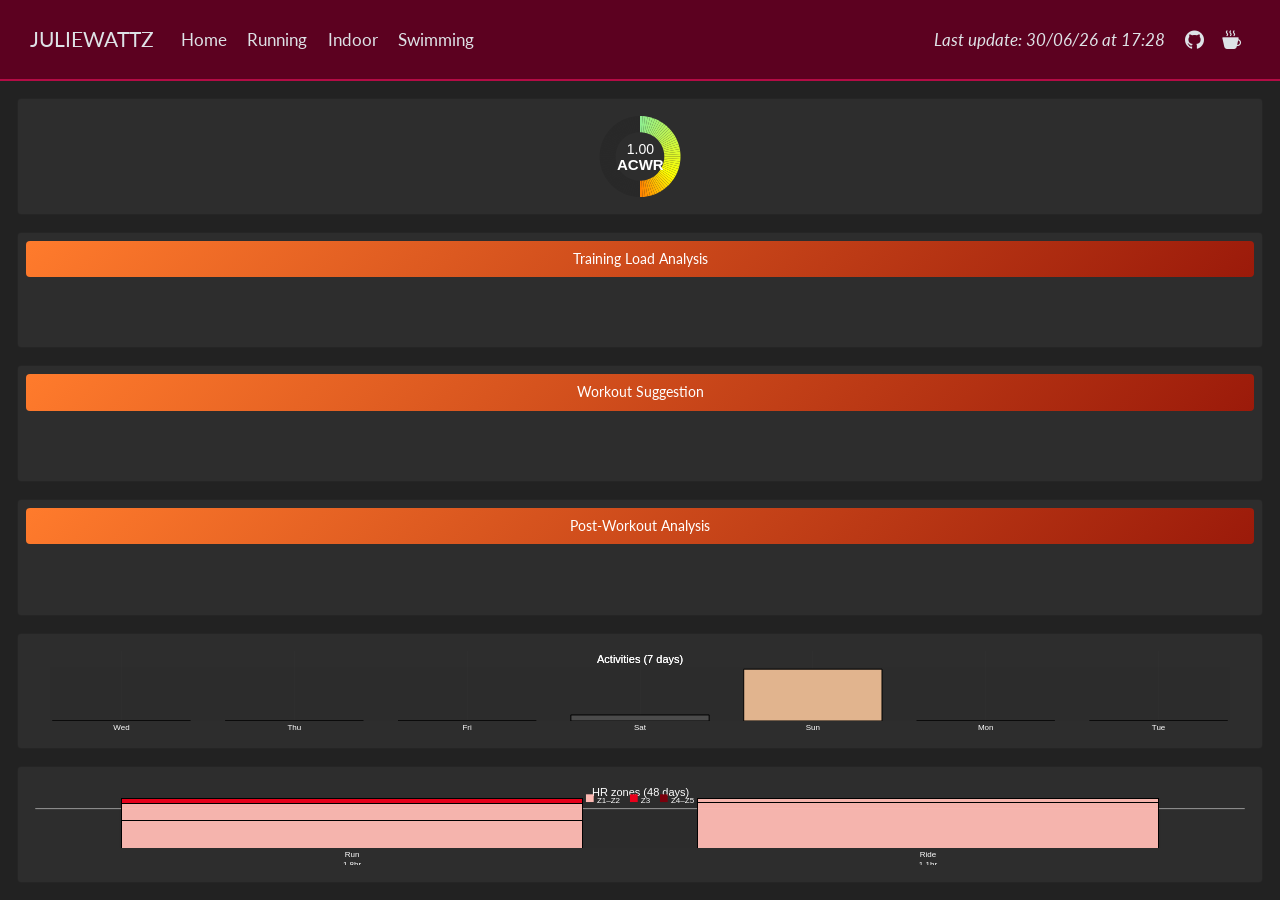
<file: docs/mobile.html>
<!DOCTYPE html>
<html xmlns="http://www.w3.org/1999/xhtml" lang="en" xml:lang="en"><head>

<meta charset="utf-8">
<meta name="generator" content="quarto-1.9.38">

<meta name="viewport" content="width=device-width, initial-scale=1.0, user-scalable=yes">


<title>mobile – JULIEWATTZ</title>
<style>
/* Default styles provided by pandoc.
** See https://pandoc.org/MANUAL.html#variables-for-html for config info.
*/
code{white-space: pre-wrap;}
span.smallcaps{font-variant: small-caps;}
div.columns{display: flex; gap: min(4vw, 1.5em);}
div.column{flex: auto; overflow-x: auto;}
div.hanging-indent{margin-left: 1.5em; text-indent: -1.5em;}
ul.task-list{list-style: none;}
ul.task-list li input[type="checkbox"] {
  width: 0.8em;
  margin: 0 0.8em 0.2em -1em; /* quarto-specific, see https://github.com/quarto-dev/quarto-cli/issues/4556 */ 
  vertical-align: middle;
}
</style>


<script src="site_libs/quarto-nav/quarto-nav.js"></script>
<script src="site_libs/quarto-nav/headroom.min.js"></script>
<link href="./mwattz.png" rel="icon" type="image/png"><link href="./mwattz_apple.png" rel="apple-touch-icon">
<script src="site_libs/clipboard/clipboard.min.js"></script>
<script src="site_libs/quarto-html/quarto.js" type="module"></script>
<script src="site_libs/quarto-html/tabsets/tabsets.js" type="module"></script>
<script src="site_libs/quarto-html/popper.min.js"></script>
<script src="site_libs/quarto-html/tippy.umd.min.js"></script>
<script src="site_libs/quarto-html/anchor.min.js"></script>
<link href="site_libs/quarto-html/tippy.css" rel="stylesheet">
<link href="site_libs/quarto-html/quarto-syntax-highlighting-15634bcf2e68342d4ad2dfa704d543f6.css" rel="stylesheet" class="quarto-color-scheme" id="quarto-text-highlighting-styles">
<link href="site_libs/quarto-html/quarto-syntax-highlighting-dark-0a6b7249c26820e032cb0bd839ff02b1.css" rel="stylesheet" class="quarto-color-scheme quarto-color-alternate" id="quarto-text-highlighting-styles">
<link href="site_libs/quarto-html/quarto-syntax-highlighting-15634bcf2e68342d4ad2dfa704d543f6.css" rel="stylesheet" class="quarto-color-scheme-extra" id="quarto-text-highlighting-styles">
<script src="site_libs/bootstrap/bootstrap.min.js"></script>
<link href="site_libs/bootstrap/bootstrap-icons.css" rel="stylesheet">
<link href="site_libs/bootstrap/bootstrap-488095514e516f143a69dfcde0a10080.min.css" rel="stylesheet" append-hash="true" class="quarto-color-scheme" id="quarto-bootstrap" data-mode="dark">
<link href="site_libs/bootstrap/bootstrap-dark-488095514e516f143a69dfcde0a10080.min.css" rel="stylesheet" append-hash="true" class="quarto-color-scheme quarto-color-alternate" id="quarto-bootstrap" data-mode="dark">
<link href="site_libs/bootstrap/bootstrap-488095514e516f143a69dfcde0a10080.min.css" rel="stylesheet" append-hash="true" class="quarto-color-scheme-extra" id="quarto-bootstrap" data-mode="dark">
<script src="site_libs/quarto-dashboard/quarto-dashboard.js"></script>
<script src="site_libs/quarto-dashboard/stickythead.js"></script>



<script src="site_libs/quarto-dashboard/web-components.js" type="module"></script>
<script src="site_libs/quarto-dashboard/components.js"></script>

<script id="quarto-search-options" type="application/json">{
  "language": {
    "search-no-results-text": "No results",
    "search-matching-documents-text": "matching documents",
    "search-copy-link-title": "Copy link to search",
    "search-hide-matches-text": "Hide additional matches",
    "search-more-match-text": "more match in this document",
    "search-more-matches-text": "more matches in this document",
    "search-clear-button-title": "Clear",
    "search-text-placeholder": "",
    "search-detached-cancel-button-title": "Cancel",
    "search-submit-button-title": "Submit",
    "search-label": "Search"
  }
}</script>
<link href="site_libs/htmltools-fill-0.5.9/fill.css" rel="stylesheet">
<script src="site_libs/htmlwidgets-1.6.4/htmlwidgets.js"></script>
<script src="site_libs/plotly-binding-4.12.0/plotly.js"></script>
<script src="site_libs/typedarray-0.1/typedarray.min.js"></script>
<script src="site_libs/jquery-3.5.1/jquery.min.js"></script>
<link href="site_libs/crosstalk-1.2.2/css/crosstalk.min.css" rel="stylesheet">
<script src="site_libs/crosstalk-1.2.2/js/crosstalk.min.js"></script>
<link href="site_libs/plotly-htmlwidgets-css-2.25.2/plotly-htmlwidgets.css" rel="stylesheet">
<script src="site_libs/plotly-main-2.25.2/plotly-latest.min.js"></script>


</head>

<body class="quarto-dashboard nav-fixed dashboard-fill fullcontent quarto-light">


<div id="quarto-search-results"></div>
  <header id="quarto-header" class="headroom fixed-top">
    <nav class="navbar navbar-expand-lg " data-bs-theme="dark">
      <div class="navbar-container container-fluid">
      <div class="navbar-brand-container mx-auto">
    <a class="navbar-brand" href="./index.html">
    <span class="navbar-title">JULIEWATTZ</span>
    </a>
  </div>
          <button class="navbar-toggler" type="button" data-bs-toggle="collapse" data-bs-target="#navbarCollapse" aria-controls="navbarCollapse" role="menu" aria-expanded="false" aria-label="Toggle navigation" onclick="if (window.quartoToggleHeadroom) { window.quartoToggleHeadroom(); }">
  <span class="navbar-toggler-icon"></span>
</button>
          <div class="collapse navbar-collapse" id="navbarCollapse">
            <ul class="navbar-nav navbar-nav-scroll me-auto">
  <li class="nav-item">
    <a class="nav-link" href="./index.html"> 
<span class="menu-text">Home</span></a>
  </li>  
  <li class="nav-item">
    <a class="nav-link" href="./running.html"> 
<span class="menu-text">Running</span></a>
  </li>  
  <li class="nav-item">
    <a class="nav-link" href="./indoor.html"> 
<span class="menu-text">Indoor</span></a>
  </li>  
  <li class="nav-item">
    <a class="nav-link" href="./swimming.html"> 
<span class="menu-text">Swimming</span></a>
  </li>  
</ul>
            <ul class="navbar-nav navbar-nav-scroll ms-auto">
  <li class="nav-item">
    <span class="nav-link">
<span class="menu-text"><i>Last update: 30/06/26 at 17:28</i></span>
    </span>
  </li>  
  <li class="nav-item compact">
    <a class="nav-link" href="https://www.github.com"> <i class="bi bi-github" role="img">
</i> 
<span class="menu-text"></span></a>
  </li>  
  <li class="nav-item compact">
    <a class="nav-link" href="https://www.github.com"> <i class="bi bi-cup-hot-fill" role="img">
</i> 
<span class="menu-text"></span></a>
  </li>  
</ul>
          </div> <!-- /navcollapse -->
            <div class="quarto-navbar-tools">
</div>
      </div> <!-- /container-fluid -->
    </nav>
<header id="quarto-dashboard-header">
<nav class="navbar navbar-expand-md slim" data-bs-theme="dark" style="opacity: 0.85;">
  <div class="navbar-container container-fluid">
    <button class="navbar-toggler hidden" type="button" data-bs-toggle="collapse" data-bs-target="#dashboard-collapse" aria-controls="dashboard-collapse" aria-expanded="false" aria-label="Toggle navigation">
      <span class="navbar-toggler-icon"></span>
    </button>    


</div></nav>
</header></header>
<!-- content -->
<div id="quarto-content" class="quarto-container page-layout-custom page-navbar quarto-dashboard-content bslib-gap-spacing html-fill-container bslib-page-fill">
<!-- sidebar -->
<!-- margin-sidebar -->
<!-- main -->

<div class="bslib-grid-item html-fill-item bslib-grid" data-layout="fill" style="display: grid; grid-template-rows: minmax(3em, 1fr) minmax(3em, 1fr) minmax(3em, 1fr) minmax(3em, 1fr) minmax(3em, 1fr) minmax(3em, 1fr); grid-auto-columns: minmax(0, 1fr);">
<div class="card cell bslib-card html-fill-container" data-bslib-card-init="" data-require-bs-caller="card()">
<div class="card-body html-fill-item html-fill-container">
<div class="cell-output-display html-fill-item html-fill-container">
<div class="plotly html-widget html-fill-item html-fill-container" id="htmlwidget-a7d9776eea636af4b884" style="width:100%;height:406px;"></div>
<script type="application/json" data-for="htmlwidget-a7d9776eea636af4b884">{"x":{"visdat":{"1a997bf9f308":["function () ","plotlyVisDat"]},"cur_data":"1a997bf9f308","attrs":{"1a997bf9f308":{"alpha_stroke":1,"sizes":[10,100],"spans":[1,20],"values":[1,1,1,1,1,1,1,1,1,1,1,1,1,1,1,1,1,1,1,1,1,1,1,1,1,1,1,1,1,1,1,1,1,1,1,1,1,1,1,1,1,1,1,1,1,1,1,1,1,1,1,1,1,1,1,1,1,1,1,1,1,1,1,1,1,1,1,1,1,1,1,1,1,1,1,1,1,1,1,1,1,1,1,1,1,1,1,1,1,1,1,1,1,1,1,1,1,1,1,1],"labels":["slice_1","slice_2","slice_3","slice_4","slice_5","slice_6","slice_7","slice_8","slice_9","slice_10","slice_11","slice_12","slice_13","slice_14","slice_15","slice_16","slice_17","slice_18","slice_19","slice_20","slice_21","slice_22","slice_23","slice_24","slice_25","slice_26","slice_27","slice_28","slice_29","slice_30","slice_31","slice_32","slice_33","slice_34","slice_35","slice_36","slice_37","slice_38","slice_39","slice_40","slice_41","slice_42","slice_43","slice_44","slice_45","slice_46","slice_47","slice_48","slice_49","slice_50","slice_51","slice_52","slice_53","slice_54","slice_55","slice_56","slice_57","slice_58","slice_59","slice_60","slice_61","slice_62","slice_63","slice_64","slice_65","slice_66","slice_67","slice_68","slice_69","slice_70","slice_71","slice_72","slice_73","slice_74","slice_75","slice_76","slice_77","slice_78","slice_79","slice_80","slice_81","slice_82","slice_83","slice_84","slice_85","slice_86","slice_87","slice_88","slice_89","slice_90","slice_91","slice_92","slice_93","slice_94","slice_95","slice_96","slice_97","slice_98","slice_99","slice_100"],"type":"pie","hole":0.59999999999999998,"sort":false,"direction":"clockwise","marker":{"colors":["#0000001A","#0000001A","#0000001A","#0000001A","#0000001A","#0000001A","#0000001A","#0000001A","#0000001A","#0000001A","#0000001A","#0000001A","#0000001A","#0000001A","#0000001A","#0000001A","#0000001A","#0000001A","#0000001A","#0000001A","#0000001A","#0000001A","#0000001A","#0000001A","#0000001A","#0000001A","#0000001A","#0000001A","#0000001A","#0000001A","#0000001A","#0000001A","#0000001A","#0000001A","#0000001A","#0000001A","#0000001A","#0000001A","#0000001A","#0000001A","#0000001A","#0000001A","#0000001A","#0000001A","#0000001A","#0000001A","#0000001A","#0000001A","#0000001A","#0000001A","#0000001A","#0000001A","#0000001A","#0000001A","#0000001A","#0000001A","#0000001A","#0000001A","#0000001A","#0000001A","#0000001A","#0000001A","#0000001A","#0000001A","#0000001A","#0000001A","#0000001A","#0000001A","#0000001A","#0000001A","#0000001A","#0000001A","#0000001A","#0000001A","#0000001A","#0000001A","#0000001A","#0000001A","#0000001A","#0000001A","#0000001A","#0000001A","#0000001A","#0000001A","#0000001A","#0000001A","#0000001A","#0000001A","#0000001A","#0000001A","#0000001A","#0000001A","#0000001A","#0000001A","#0000001A","#0000001A","#0000001A","#0000001A","#0000001A","#0000001A"],"line":{"width":0}},"textinfo":"none","hoverinfo":"skip","showlegend":false,"domain":{"x":[0,1]},"inherit":true},"1a997bf9f308.1":{"alpha_stroke":1,"sizes":[10,100],"spans":[1,20],"values":[1,1,1,1,1,1,1,1,1,1,1,1,1,1,1,1,1,1,1,1,1,1,1,1,1,1,1,1,1,1,1,1,1,1,1,1,1,1,1,1,1,1,1,1,1,1,1,1,1,1,1,1,1,1,1,1,1,1,1,1,1,1,1,1,1,1,1,1,1,1,1,1,1,1,1,1,1,1,1,1,1,1,1,1,1,1,1,1,1,1,1,1,1,1,1,1,1,1,1,1],"labels":["slice_1","slice_2","slice_3","slice_4","slice_5","slice_6","slice_7","slice_8","slice_9","slice_10","slice_11","slice_12","slice_13","slice_14","slice_15","slice_16","slice_17","slice_18","slice_19","slice_20","slice_21","slice_22","slice_23","slice_24","slice_25","slice_26","slice_27","slice_28","slice_29","slice_30","slice_31","slice_32","slice_33","slice_34","slice_35","slice_36","slice_37","slice_38","slice_39","slice_40","slice_41","slice_42","slice_43","slice_44","slice_45","slice_46","slice_47","slice_48","slice_49","slice_50","slice_51","slice_52","slice_53","slice_54","slice_55","slice_56","slice_57","slice_58","slice_59","slice_60","slice_61","slice_62","slice_63","slice_64","slice_65","slice_66","slice_67","slice_68","slice_69","slice_70","slice_71","slice_72","slice_73","slice_74","slice_75","slice_76","slice_77","slice_78","slice_79","slice_80","slice_81","slice_82","slice_83","slice_84","slice_85","slice_86","slice_87","slice_88","slice_89","slice_90","slice_91","slice_92","slice_93","slice_94","slice_95","slice_96","slice_97","slice_98","slice_99","slice_100"],"type":"pie","hole":0.59999999999999998,"sort":false,"direction":"clockwise","marker":{"colors":["#90EE90","#93EE8B","#96EF87","#9AEF82","#9DF07E","#A0F07A","#A4F175","#A7F171","#AAF26D","#AEF268","#B1F364","#B5F360","#B8F45B","#BBF457","#BFF552","#C2F54E","#C5F64A","#C9F645","#CCF741","#CFF73D","#D3F838","#D6F834","#DAF92F","#DDF92B","#E0FA27","#E4FA22","#E7FB1E","#EAFB1A","#EEFC15","#F1FC11","#F4FD0D","#F8FD08","#FBFE04","#FFFE00","#FFF700","#FFEF00","#FFE700","#FFE000","#FFD800","#FFD000","#FFC800","#FFC100","#FFB900","#FFB100","#FFA900","#FFA200","#FF9A00","#FF9200","#FF8B00","#FF8300","rgba(0,0,0,0)","rgba(0,0,0,0)","rgba(0,0,0,0)","rgba(0,0,0,0)","rgba(0,0,0,0)","rgba(0,0,0,0)","rgba(0,0,0,0)","rgba(0,0,0,0)","rgba(0,0,0,0)","rgba(0,0,0,0)","rgba(0,0,0,0)","rgba(0,0,0,0)","rgba(0,0,0,0)","rgba(0,0,0,0)","rgba(0,0,0,0)","rgba(0,0,0,0)","rgba(0,0,0,0)","rgba(0,0,0,0)","rgba(0,0,0,0)","rgba(0,0,0,0)","rgba(0,0,0,0)","rgba(0,0,0,0)","rgba(0,0,0,0)","rgba(0,0,0,0)","rgba(0,0,0,0)","rgba(0,0,0,0)","rgba(0,0,0,0)","rgba(0,0,0,0)","rgba(0,0,0,0)","rgba(0,0,0,0)","rgba(0,0,0,0)","rgba(0,0,0,0)","rgba(0,0,0,0)","rgba(0,0,0,0)","rgba(0,0,0,0)","rgba(0,0,0,0)","rgba(0,0,0,0)","rgba(0,0,0,0)","rgba(0,0,0,0)","rgba(0,0,0,0)","rgba(0,0,0,0)","rgba(0,0,0,0)","rgba(0,0,0,0)","rgba(0,0,0,0)","rgba(0,0,0,0)","rgba(0,0,0,0)","rgba(0,0,0,0)","rgba(0,0,0,0)","rgba(0,0,0,0)","rgba(0,0,0,0)"],"line":{"width":0}},"textinfo":"none","hoverinfo":"skip","showlegend":false,"domain":{"x":[0,1]},"inherit":true}},"layout":{"margin":{"b":0,"l":0,"t":0,"r":0},"paper_bgcolor":"#2d2d2d","plot_bgcolor":"#2d2d2d","annotations":[{"x":0.5,"y":0.5,"text":"<span style='color:#FFFFFF; font-size: 14px'>1.00<\/span><br><span style='color:#FFFFFF; font-size: 15px'><b>ACWR<\/b><\/span>","showarrow":false}],"font":{"color":"white"},"hovermode":"closest","showlegend":false},"source":"A","config":{"modeBarButtonsToAdd":["hoverclosest","hovercompare"],"showSendToCloud":false,"displayModeBar":false,"staticPlot":false},"data":[{"values":[1,1,1,1,1,1,1,1,1,1,1,1,1,1,1,1,1,1,1,1,1,1,1,1,1,1,1,1,1,1,1,1,1,1,1,1,1,1,1,1,1,1,1,1,1,1,1,1,1,1,1,1,1,1,1,1,1,1,1,1,1,1,1,1,1,1,1,1,1,1,1,1,1,1,1,1,1,1,1,1,1,1,1,1,1,1,1,1,1,1,1,1,1,1,1,1,1,1,1,1],"labels":["slice_1","slice_2","slice_3","slice_4","slice_5","slice_6","slice_7","slice_8","slice_9","slice_10","slice_11","slice_12","slice_13","slice_14","slice_15","slice_16","slice_17","slice_18","slice_19","slice_20","slice_21","slice_22","slice_23","slice_24","slice_25","slice_26","slice_27","slice_28","slice_29","slice_30","slice_31","slice_32","slice_33","slice_34","slice_35","slice_36","slice_37","slice_38","slice_39","slice_40","slice_41","slice_42","slice_43","slice_44","slice_45","slice_46","slice_47","slice_48","slice_49","slice_50","slice_51","slice_52","slice_53","slice_54","slice_55","slice_56","slice_57","slice_58","slice_59","slice_60","slice_61","slice_62","slice_63","slice_64","slice_65","slice_66","slice_67","slice_68","slice_69","slice_70","slice_71","slice_72","slice_73","slice_74","slice_75","slice_76","slice_77","slice_78","slice_79","slice_80","slice_81","slice_82","slice_83","slice_84","slice_85","slice_86","slice_87","slice_88","slice_89","slice_90","slice_91","slice_92","slice_93","slice_94","slice_95","slice_96","slice_97","slice_98","slice_99","slice_100"],"type":"pie","hole":0.59999999999999998,"sort":false,"direction":"clockwise","marker":{"color":"rgba(31,119,180,1)","colors":["#0000001A","#0000001A","#0000001A","#0000001A","#0000001A","#0000001A","#0000001A","#0000001A","#0000001A","#0000001A","#0000001A","#0000001A","#0000001A","#0000001A","#0000001A","#0000001A","#0000001A","#0000001A","#0000001A","#0000001A","#0000001A","#0000001A","#0000001A","#0000001A","#0000001A","#0000001A","#0000001A","#0000001A","#0000001A","#0000001A","#0000001A","#0000001A","#0000001A","#0000001A","#0000001A","#0000001A","#0000001A","#0000001A","#0000001A","#0000001A","#0000001A","#0000001A","#0000001A","#0000001A","#0000001A","#0000001A","#0000001A","#0000001A","#0000001A","#0000001A","#0000001A","#0000001A","#0000001A","#0000001A","#0000001A","#0000001A","#0000001A","#0000001A","#0000001A","#0000001A","#0000001A","#0000001A","#0000001A","#0000001A","#0000001A","#0000001A","#0000001A","#0000001A","#0000001A","#0000001A","#0000001A","#0000001A","#0000001A","#0000001A","#0000001A","#0000001A","#0000001A","#0000001A","#0000001A","#0000001A","#0000001A","#0000001A","#0000001A","#0000001A","#0000001A","#0000001A","#0000001A","#0000001A","#0000001A","#0000001A","#0000001A","#0000001A","#0000001A","#0000001A","#0000001A","#0000001A","#0000001A","#0000001A","#0000001A","#0000001A"],"line":{"color":"rgba(45,45,45,1)","width":0}},"textinfo":"none","hoverinfo":["skip","skip","skip","skip","skip","skip","skip","skip","skip","skip","skip","skip","skip","skip","skip","skip","skip","skip","skip","skip","skip","skip","skip","skip","skip","skip","skip","skip","skip","skip","skip","skip","skip","skip","skip","skip","skip","skip","skip","skip","skip","skip","skip","skip","skip","skip","skip","skip","skip","skip","skip","skip","skip","skip","skip","skip","skip","skip","skip","skip","skip","skip","skip","skip","skip","skip","skip","skip","skip","skip","skip","skip","skip","skip","skip","skip","skip","skip","skip","skip","skip","skip","skip","skip","skip","skip","skip","skip","skip","skip","skip","skip","skip","skip","skip","skip","skip","skip","skip","skip"],"showlegend":false,"domain":{"x":[0,1]},"frame":null},{"values":[1,1,1,1,1,1,1,1,1,1,1,1,1,1,1,1,1,1,1,1,1,1,1,1,1,1,1,1,1,1,1,1,1,1,1,1,1,1,1,1,1,1,1,1,1,1,1,1,1,1,1,1,1,1,1,1,1,1,1,1,1,1,1,1,1,1,1,1,1,1,1,1,1,1,1,1,1,1,1,1,1,1,1,1,1,1,1,1,1,1,1,1,1,1,1,1,1,1,1,1],"labels":["slice_1","slice_2","slice_3","slice_4","slice_5","slice_6","slice_7","slice_8","slice_9","slice_10","slice_11","slice_12","slice_13","slice_14","slice_15","slice_16","slice_17","slice_18","slice_19","slice_20","slice_21","slice_22","slice_23","slice_24","slice_25","slice_26","slice_27","slice_28","slice_29","slice_30","slice_31","slice_32","slice_33","slice_34","slice_35","slice_36","slice_37","slice_38","slice_39","slice_40","slice_41","slice_42","slice_43","slice_44","slice_45","slice_46","slice_47","slice_48","slice_49","slice_50","slice_51","slice_52","slice_53","slice_54","slice_55","slice_56","slice_57","slice_58","slice_59","slice_60","slice_61","slice_62","slice_63","slice_64","slice_65","slice_66","slice_67","slice_68","slice_69","slice_70","slice_71","slice_72","slice_73","slice_74","slice_75","slice_76","slice_77","slice_78","slice_79","slice_80","slice_81","slice_82","slice_83","slice_84","slice_85","slice_86","slice_87","slice_88","slice_89","slice_90","slice_91","slice_92","slice_93","slice_94","slice_95","slice_96","slice_97","slice_98","slice_99","slice_100"],"type":"pie","hole":0.59999999999999998,"sort":false,"direction":"clockwise","marker":{"color":"rgba(255,127,14,1)","colors":["#90EE90","#93EE8B","#96EF87","#9AEF82","#9DF07E","#A0F07A","#A4F175","#A7F171","#AAF26D","#AEF268","#B1F364","#B5F360","#B8F45B","#BBF457","#BFF552","#C2F54E","#C5F64A","#C9F645","#CCF741","#CFF73D","#D3F838","#D6F834","#DAF92F","#DDF92B","#E0FA27","#E4FA22","#E7FB1E","#EAFB1A","#EEFC15","#F1FC11","#F4FD0D","#F8FD08","#FBFE04","#FFFE00","#FFF700","#FFEF00","#FFE700","#FFE000","#FFD800","#FFD000","#FFC800","#FFC100","#FFB900","#FFB100","#FFA900","#FFA200","#FF9A00","#FF9200","#FF8B00","#FF8300","rgba(0,0,0,0)","rgba(0,0,0,0)","rgba(0,0,0,0)","rgba(0,0,0,0)","rgba(0,0,0,0)","rgba(0,0,0,0)","rgba(0,0,0,0)","rgba(0,0,0,0)","rgba(0,0,0,0)","rgba(0,0,0,0)","rgba(0,0,0,0)","rgba(0,0,0,0)","rgba(0,0,0,0)","rgba(0,0,0,0)","rgba(0,0,0,0)","rgba(0,0,0,0)","rgba(0,0,0,0)","rgba(0,0,0,0)","rgba(0,0,0,0)","rgba(0,0,0,0)","rgba(0,0,0,0)","rgba(0,0,0,0)","rgba(0,0,0,0)","rgba(0,0,0,0)","rgba(0,0,0,0)","rgba(0,0,0,0)","rgba(0,0,0,0)","rgba(0,0,0,0)","rgba(0,0,0,0)","rgba(0,0,0,0)","rgba(0,0,0,0)","rgba(0,0,0,0)","rgba(0,0,0,0)","rgba(0,0,0,0)","rgba(0,0,0,0)","rgba(0,0,0,0)","rgba(0,0,0,0)","rgba(0,0,0,0)","rgba(0,0,0,0)","rgba(0,0,0,0)","rgba(0,0,0,0)","rgba(0,0,0,0)","rgba(0,0,0,0)","rgba(0,0,0,0)","rgba(0,0,0,0)","rgba(0,0,0,0)","rgba(0,0,0,0)","rgba(0,0,0,0)","rgba(0,0,0,0)","rgba(0,0,0,0)"],"line":{"color":"rgba(45,45,45,1)","width":0}},"textinfo":"none","hoverinfo":["skip","skip","skip","skip","skip","skip","skip","skip","skip","skip","skip","skip","skip","skip","skip","skip","skip","skip","skip","skip","skip","skip","skip","skip","skip","skip","skip","skip","skip","skip","skip","skip","skip","skip","skip","skip","skip","skip","skip","skip","skip","skip","skip","skip","skip","skip","skip","skip","skip","skip","skip","skip","skip","skip","skip","skip","skip","skip","skip","skip","skip","skip","skip","skip","skip","skip","skip","skip","skip","skip","skip","skip","skip","skip","skip","skip","skip","skip","skip","skip","skip","skip","skip","skip","skip","skip","skip","skip","skip","skip","skip","skip","skip","skip","skip","skip","skip","skip","skip","skip"],"showlegend":false,"domain":{"x":[0,1]},"frame":null}],"highlight":{"on":"plotly_click","persistent":false,"dynamic":false,"selectize":false,"opacityDim":0.20000000000000001,"selected":{"opacity":1},"debounce":0},"shinyEvents":["plotly_hover","plotly_click","plotly_selected","plotly_relayout","plotly_brushed","plotly_brushing","plotly_clickannotation","plotly_doubleclick","plotly_deselect","plotly_afterplot","plotly_sunburstclick"],"base_url":"https://plot.ly"},"evals":[],"jsHooks":[]}</script>
</div>
</div>
<script data-bslib-card-init="">bslib.Card.initializeAllCards();</script></div>
<div class="card cell bslib-card html-fill-container" data-bslib-card-init="" data-require-bs-caller="card()">
<div class="card-body html-fill-item html-fill-container" style="padding: 0px;">
<div style="padding: 8px;" class="html-fill-item html-fill-container">
<p><button onclick="copyAndOpen1()" onmouseover="this.style.opacity='0.85'" onmouseout="this.style.opacity='1'" style="width:100%; height:100%; cursor:pointer;
           background: linear-gradient(135deg, #ff7b2c, #9b1a0a);
           color:white; border:none; border-radius:4px; padding:8px; font-size:0.8rem;"> Training Load Analysis </button></p>
</div>
<script>
function copyAndOpen1() {
  var text = "Today is Tuesday Jun 30.\nYesterday was Monday Jun 29.\nThe day before yesterday was Sunday Jun 28.\nTomorrow is Wednesday Jul 1.\nThe day after tomorrow is Thursday Jul 2.\nCurrent time (Belgium, CET/CEST): 2026-06-30 17:26:26.\n\n================================================================================\nROLE\n================================================================================\nYou are a data-driven sport scientist and endurance coach working with a single\nathlete. Your job is to deliver a precise, evidence-based analysis. Analyse\ncritically and without bias. Do not soften conclusions. Be concise but specific\n— no generic advice, no filler.\n\n================================================================================\nATHLETE PROFILE\n================================================================================\nSex: Female | Age: 31\nWeight: 60 kg | Height: 164 cm\nMax HR: 187 bpm | Resting HR: 59 bpm\n\n================================================================================\nHEART RATE ZONES ← DO NOT RECALCULATE\n================================================================================\nZ1: 123–136 bpm   (very light / active recovery)\nZ2: 136–149 bpm   (aerobic base)\nZ3: 149–161 bpm   (tempo)\nZ4: 161–174 bpm   (threshold)\nZ5: 174+ bpm            (VO2max / neuromuscular)\n\n================================================================================\nTRAINING CONTEXT\n================================================================================\nPrimary goal: improve general endurance and HR efficiency across all three sports\n\nIndoor cycling FTP (Zwift, indoor only): 201 W\n\nActivity type clarification — INDOOR: Indoor cycling session using Zwift/MyWoosh\n\n================================================================================\nSCHEDULE CONSTRAINTS ← HARD RULES\n================================================================================\nPer calendar week (monday through sunday):\n  - Max 2 run sessions\n  - Max 1 indoor cycling session\n  - Max 1 swim session  (only possible to swim on Tuesday, Thursday, Friday; but dont force a swim just because it is Tuesday, Thursday or Friday)\n\nOnly one swimming session is possible, do not dwell on it. It is non-negotionable.\nNo swimming other than on Tuesday, Thursday or Friday, do not dwell on it. It is non-negotionable.\n\nRolling 7-day window:\n  - Max 3 training sessions total ← CRITICAL, never exceed\n\nSport spacing:\n  - At least 1 days between sessions of the same sport type ← CRITICAL, never back-to-back\n\nRotation principle:\n  - Distribute across run, ride, and swim where possible\n  - E.g. run -> ride/indoor -> swim -> run or run -> swim -> ride/indoor -> run\n  - Avoid stacking the same sport on consecutive days\n\n================================================================================\nDATASETS  (pasted inline below)\n================================================================================\nYou will receive 4 datasets:\n\nDATASET 1 — WORKOUT LOG\nMost recent 25 sessions per sport type.\nColumns: Date | Sport | Distance | Time | Speed | Trimp | Heartrate | Z1(%) | Z2(%) | Z3(%) | Z4(%) | Z5(%)\n\nSport values: Run, Swim, Indoor\n\n---\n\nDATASET 2 — DAILY TRAINING LOAD\nColumns: date | time(s) | ATL | CTL | ACWR | trimp\n\n---\n\nDATASET 3 — EXPECTED TRIMP / ACWR LOOKUP TABLE\nProjected values for different HR × duration combinations for today and\nupcoming days. Use this to calibrate session recommendations.\nColumns: date | avg_hr | time_min | expected_trimp | expected_acwr\n\n---\n\nDATASET 4 — LAST WORKOUT SESSION\nSummary of last workout, used for post-workout analysis, with splits per decile.\nColumns: id(sport type) | date | variable | pct_10 | pct_20 | pct_30 | pct_40 | pct_50 | pct_60 | pct_70 | pct_80 | pct_90 | pct_100\nVariable values include: time_seconds, distance_meters, hr_avg, hr_max, pct_in_hr1, pct_in_hr2, pct_in_hr3, pct_in_hr4, pct_in_hr5, speed (format depending on sport type)\n\n================================================================================\nTRIMP FORMULA (reference)\n================================================================================\nTRIMP = duration_min × HRr × 0.86 × e^(1.67 × HRr)\n  where HRr = (HR_avg − HR_rest) / (HR_max − HR_rest)\n\n================================================================================\nACWR THRESHOLDS  ← ABSOLUTE, DO NOT REINTERPRET\n================================================================================\n< 0.80 → detraining / underloading\n0.80–1.30 → optimal training zone\n1.30–1.50 → elevated fatigue risk\n> 1.50 → high injury / overtraining risk\n\n================================================================================\nANALYSIS RULES\n================================================================================\n- Focus on patterns and trends, not individual sessions\n- Ignore truly trivial entries in the DAILY TRAINING LOAD DATASET (e.g. sub-10-min Apple Watch auto-detects with no meaningful HR data); do NOT ignore walks that show real Z1–Z2 HR data\n- Primary lens: last 7 / 14 / 28 days; anchor to longer baseline where relevant\n- Be critical when the data warrants it\n- Be optimistic when the data allows it\n- Do NOT narrate your reasoning process\n- Do NOT recalculate zones or ACWR thresholds\n\n================================================================================\nTIMING RULE FOR RECOMMENDATION\n================================================================================\nAdress dates/time absolutely correct:\nCurrent Belgium date and time is given at the top of this prompt.\nBe sure that when mentioning \"yesterday\" this means the current date minus 1.\nBe sure that when mentioning \"today\" this means the current date.\nBe sure that when mentioning \"tomorrow\" this means the current date plus 1.\nApply this to all datasets shared with you.\n\n- If a structured workout is already recorded TODAY in Dataset 1 → Recommend for TOMORROW; use tomorrow's starting ACWR from Dataset 2\n- If current time > 20:00 Belgium AND no workout recorded today → Recommend for TOMORROW; use tomorrow's starting ACWR from Dataset 2\n- Otherwise → Recommend for TODAY\n\nDo NOT assume rest is required just because no session is logged yet today.\nDo NOT assume rest is required just because a non-zero TRIMP is logged today (this may be non-structured activity; check with Dataset 1).\nDo NOT assume a workout is possible tomorrow if it is not possible today.\nBase the recommendation on load, fatigue, and trends.\n\n================================================================================\nVISUALIZATION COLOR SCHEME\n================================================================================\nWhen visualizing, I use the following color-coding:\n  Run    = #7CDB2F\n  Indoor = #e91e8c\n  Swim   = #4f8fff\n  \nFor all other visualizations, use a nice blue palette color scheme.\n\n================================================================================\nOUTPUT  (follow this structure exactly; use these headings)\n================================================================================\nGIVE ONLY THE FOLLOWING OUTPUT (IN ORDER).\nNEVER REPORT YOUR THINKING PROCESS/PREPARATIONS LEADING UP TO ONE THE FOLLOWING OUPUT REQUESTS.\n\n## 1. Current Training Status\nSummary/conclusion as subtitle in 4-5 words (Be realistic, stay positive, do not humble me).\nSingle crisp summary: fitness level (CTL trend), fatigue (ATL), readiness.\nUse specific numbers.\nMax 2-4 sentences (depending on need), one paragraph, limit amount of numbers.\nEnd with an insightful graph when it reveals something that prose cannot convey clearly.\n\n## 2. Load Analysis — 7 / 14 / 28 Days\nSummary/conclusion as subtitle in 4-5 words (Be realistic, stay positive, do not humble me).\nCompare recent load to baseline. Call out spikes, gaps, or imbalances explicitly.\nMax 2-4 sentences (depending on need), one paragraph, limit amount of numbers.\nEnd with an insightful graph when it reveals something that prose cannot convey clearly.\n\n## 3. Intensity Distribution\nSummary/conclusion as subtitle in 4-5 words (Be realistic, stay positive, do not humble me).\nHow is load split across Z1–Z5? Is the polarisation correct?\nFlag if tempo/threshold (Z3–Z4) is crowding out base work, or vice versa.\nMax 2-4 sentences (depending on need), one paragraph, limit amount of numbers.\nEnd with mandatory graph: stacked barchart - x-axis: run, indoor, swim, y-axis: percentage in HR zones, legend/color: HR-zones\n\n## 4. Injury & Overtraining Risk\nSummary/conclusion as subtitle in 4-5 words (Be realistic, stay positive, do not humble me).\nACWR value + interpretation.\nMax 2-4 sentences (depending on need), one paragraph, limit amount of numbers.\n\n## 5. Efficiency Trends\nSummary/conclusion as subtitle in 4-5 words (Be realistic, stay positive, do not humble me).\nPer sport type: subtitle, max 2-3 sentences, one paragraph, limit amount of numbers.\nRunning: pace/HR or pace at given HR over time.\nCycling: power/HR (indoor).\nSwimming: pace/HR.\nOnly comment on sports with sufficient recent data (≥3 sessions).\n\n## 6. Strengths\nSummary/conclusion as subtitle in 4-5 words (Be realistic, stay positive, do not humble me).\nWhat is working well? Be specific and evidence-based.\nMax 2-4 sentences (depending on need), one paragraph, limit amount of numbers.\n\n## 7. Weaknesses\nSummary/conclusion as subtitle in 4-5 words (Be realistic, stay positive, do not humble me).\nWhat is underperforming or missing? Be direct.\nMax 2-4 sentences (depending on need), one paragraph, limit amount of numbers.\n\n## 8. Focus for the Next 3–6 Weeks\nSummary/conclusion as subtitle in 4-5 words (Be realistic, stay positive, do not humble me).\n2-3 paragraphs with subtitle.\nSpecific, actionable, grounded in the data trends above.\nNo platitudes.\nMax 2 sentences per paragraph.\n\n## 9. Summary for training suggestion prompt\nSummarize the analysis from parts 1 to 8 to be used by me in another prompt.\nStart the summary with: \"In an earlier analysis, you recommended ...\".\nAgain, specific, actionable, grounded in the data trends above.\n1 paragraphs, max 6 sentences.\nMake it so that I can easily copy-paste this summary in another prompt (e.g. like a code block).\n\n================================================================================\nTONE\n================================================================================\nDirect. Precise. Calm. Challenge weak patterns without drama or insults. Be\npositive, but no cheerleading. No filler sentences. Very simple English\ntargeting a non-English speaker. Every claim must be absolutely traceable to\nthe data (!!!).\n\n================================================================================\nSTART\n================================================================================\nAlways (!) start with these check-in questions with interactive multiple choice:\n- To what extent do you feel tired/fatigued?\n- Any current health/stifness condition (minor cold, muscle soreness, other, none) I should be aware of?\n- Do you have a specific training goal or race within the next 2 months (general fitness improvement, local event, race)?\nNever skip any of these questions!\nUse this info in your analysis!\n\nHere is the data structure and the dataset:\n\ndate\ttype\tdistance\ttime\thr\thr_max\tspeed\tpace\ttrimp\n2026-03-30\tRun\t2260\t1173\t131\t156\t6.9\t8.65\t24\n2026-04-04\tIndoor\t13447\t1821\t130\t151\t26.6\t2.26\t37\n2026-04-06\tRun\t3492\t1855\t132\t159\t6.8\t8.85\t39\n2026-04-10\tSwim\t500\t1340\t120\t152\t1.3\t44.67\t20\n2026-04-13\tRun\t2514\t1267\t127\t151\t7.1\t8.4\t23\n2026-04-16\tSwim\t700\t1630\t134\t152\t1.5\t38.81\t36\n2026-04-18\tIndoor\t14397\t2054\t143\t158\t25.2\t2.38\t58\n2026-04-20\tRun\t2598\t1414\t130\t149\t6.6\t9.07\t28\n2026-04-23\tSwim\t500\t1025\t128\t143\t1.8\t34.17\t19\n2026-05-11\tRun\t2800\t1364\t135\t157\t7.4\t8.12\t31\n2026-05-18\tRun\t2812\t1387\t134\t152\t7.3\t8.22\t31\n2026-05-25\tRun\t3385\t1707\t130\t155\t7.1\t8.4\t34\n2026-06-01\tRun\t3338\t1680\t132\t155\t7.2\t8.39\t36\n2026-06-08\tRun\t2933\t1391\t132\t154\t7.6\t7.9\t29\n2026-06-28 (The day before yesterday)\tRide\t11365\t2485\t124\t149\t16.5\t3.64\t42\n2026-06-29 (Yesterday)\tNo structured workout\tNA\tNA\tNA\tNA\tNA\tNA\tNA\n2026-06-30 (Today)\tNo structured workout\tNA\tNA\tNA\tNA\tNA\tNA\tNA\n\nHere is an overview of my 6-week training load:\n\ndate\tstatus\ttrimp\ttime\tATL\tCTL\tACWR\n2026-05-19\tRest day\t0\t0\t8\t8\t1.03\n2026-05-20\tRest day\t0\t0\t7\t8\t0.91\n2026-05-21\tRest day\t0\t0\t6\t8\t0.81\n2026-05-22\tRest day\t0\t0\t5\t7\t0.72\n2026-05-23\tRest day\t0\t0\t5\t7\t0.64\n2026-05-24\tRest day\t0\t0\t4\t7\t0.57\n2026-05-25\tWorkout done\t34\t1707\t8\t8\t1.05\n2026-05-26\tRest day\t3\t589\t7\t8\t0.97\n2026-05-27\tRest day\t0\t0\t6\t7\t0.86\n2026-05-28\tRest day\t10\t325\t7\t7\t0.93\n2026-05-29\tRest day\t0\t0\t6\t7\t0.82\n2026-05-30\tRest day\t0\t0\t5\t7\t0.73\n2026-05-31\tRest day\t0\t0\t5\t7\t0.65\n2026-06-01\tWorkout done\t36\t1680\t9\t8\t1.13\n2026-06-02\tRest day\t0\t0\t7\t7\t1.01\n2026-06-03\tRest day\t0\t0\t6\t7\t0.89\n2026-06-04\tRest day\t0\t0\t6\t7\t0.79\n2026-06-05\tRest day\t0\t0\t5\t7\t0.7\n2026-06-06\tRest day\t0\t0\t4\t7\t0.63\n2026-06-07\tRest day\t0\t0\t4\t7\t0.55\n2026-06-08\tWorkout done\t39\t1752\t8\t7\t1.13\n2026-06-09\tRest day\t0\t0\t7\t7\t1\n2026-06-10\tRest day\t0\t0\t6\t7\t0.89\n2026-06-11\tRest day\t0\t0\t5\t7\t0.79\n2026-06-12\tRest day\t0\t0\t5\t7\t0.7\n2026-06-13\tRest day\t0\t0\t4\t7\t0.62\n2026-06-14\tRest day\t0\t0\t4\t6\t0.55\n2026-06-15\tRest day\t0\t0\t3\t6\t0.49\n2026-06-16\tRest day\t0\t0\t3\t6\t0.44\n2026-06-17\tRest day\t0\t0\t2\t6\t0.39\n2026-06-18\tRest day\t0\t0\t2\t6\t0.34\n2026-06-19\tRest day\t0\t0\t2\t6\t0.31\n2026-06-20\tRest day\t0\t0\t1\t6\t0.27\n2026-06-21\tRest day\t0\t0\t1\t5\t0.24\n2026-06-22\tRest day\t0\t0\t1\t5\t0.21\n2026-06-23\tRest day\t14\t2142\t3\t5\t0.53\n2026-06-24\tRest day\t0\t0\t3\t5\t0.47\n2026-06-25\tRest day\t0\t0\t2\t5\t0.42\n2026-06-26\tRest day\t0\t0\t2\t5\t0.37\n2026-06-27\tRest day\t5\t905\t2\t5\t0.45\n2026-06-28 (The day before yesterday)\tWorkout done\t42\t2485\t8\t6\t1.27\n2026-06-29 (Yesterday)\tRest day\t0\t0\t7\t6\t1.13\n2026-06-30 (Today)\tNo workout planned yet\t0\t0\t6\t6\t1\n2026-07-01 (Tomorrow)\tNo workout planned yet\t0\t0\t5\t6\t0.89\n2026-07-02 (The day after tomorrow)\tNo workout planned yet\t0\t0\t4\t5\t0.79\n\nHere is an overview of the expected trimp and ACWR values for different combinations of HR and time for today and the coming days:\n\ndate\tavg_hr\ttime_min\texpected_trimp\texpected_acwr\n2026-06-30 (Today)\t122\t30\t29\t1.5\n2026-06-30 (Today)\t128\t30\t34\t1.58\n2026-06-30 (Today)\t134\t30\t40\t1.66\n2026-06-30 (Today)\t140\t30\t47\t1.76\n2026-06-30 (Today)\t146\t30\t55\t1.86\n2026-06-30 (Today)\t152\t30\t63\t1.96\n2026-06-30 (Today)\t158\t30\t73\t2.08\n2026-06-30 (Today)\t164\t30\t83\t2.19\n2026-06-30 (Today)\t170\t30\t95\t2.32\n2026-06-30 (Today)\t122\t40\t39\t1.64\n2026-06-30 (Today)\t128\t40\t46\t1.74\n2026-06-30 (Today)\t134\t40\t54\t1.85\n2026-06-30 (Today)\t140\t40\t63\t1.96\n2026-06-30 (Today)\t146\t40\t73\t2.08\n2026-06-30 (Today)\t152\t40\t84\t2.2\n2026-06-30 (Today)\t158\t40\t97\t2.33\n2026-06-30 (Today)\t164\t40\t111\t2.46\n2026-06-30 (Today)\t170\t40\t127\t2.6\n2026-06-30 (Today)\t122\t50\t48\t1.77\n2026-06-30 (Today)\t128\t50\t57\t1.89\n2026-06-30 (Today)\t134\t50\t67\t2.01\n2026-06-30 (Today)\t140\t50\t78\t2.14\n2026-06-30 (Today)\t146\t50\t91\t2.27\n2026-06-30 (Today)\t152\t50\t105\t2.41\n2026-06-30 (Today)\t158\t50\t121\t2.55\n2026-06-30 (Today)\t164\t50\t139\t2.7\n2026-06-30 (Today)\t170\t50\t159\t2.84\n2026-06-30 (Today)\t122\t60\t58\t1.9\n2026-06-30 (Today)\t128\t60\t68\t2.03\n2026-06-30 (Today)\t134\t60\t80\t2.16\n2026-06-30 (Today)\t140\t60\t94\t2.3\n2026-06-30 (Today)\t146\t60\t109\t2.45\n2026-06-30 (Today)\t152\t60\t126\t2.6\n2026-06-30 (Today)\t158\t60\t145\t2.75\n2026-06-30 (Today)\t164\t60\t167\t2.9\n2026-06-30 (Today)\t170\t60\t190\t3.05\n2026-06-30 (Today)\t122\t70\t67\t2.02\n2026-06-30 (Today)\t128\t70\t80\t2.16\n2026-06-30 (Today)\t134\t70\t94\t2.3\n2026-06-30 (Today)\t140\t70\t110\t2.45\n2026-06-30 (Today)\t146\t70\t127\t2.61\n2026-06-30 (Today)\t152\t70\t147\t2.76\n2026-06-30 (Today)\t158\t70\t169\t2.92\n2026-06-30 (Today)\t164\t70\t194\t3.07\n2026-06-30 (Today)\t170\t70\t222\t3.23\n2026-06-30 (Today)\t122\t80\t77\t2.12\n2026-06-30 (Today)\t128\t80\t91\t2.28\n2026-06-30 (Today)\t134\t80\t107\t2.43\n2026-06-30 (Today)\t140\t80\t125\t2.59\n2026-06-30 (Today)\t146\t80\t145\t2.75\n2026-06-30 (Today)\t152\t80\t168\t2.91\n2026-06-30 (Today)\t158\t80\t194\t3.07\n2026-06-30 (Today)\t164\t80\t222\t3.23\n2026-06-30 (Today)\t170\t80\t254\t3.38\n2026-06-30 (Today)\t122\t90\t87\t2.23\n2026-06-30 (Today)\t128\t90\t103\t2.39\n2026-06-30 (Today)\t134\t90\t121\t2.55\n2026-06-30 (Today)\t140\t90\t141\t2.71\n2026-06-30 (Today)\t146\t90\t164\t2.88\n2026-06-30 (Today)\t152\t90\t189\t3.04\n2026-06-30 (Today)\t158\t90\t218\t3.21\n2026-06-30 (Today)\t164\t90\t250\t3.37\n2026-06-30 (Today)\t170\t90\t286\t3.52\n2026-07-01 (Tomorrow)\t122\t30\t29\t1.41\n2026-07-01 (Tomorrow)\t128\t30\t34\t1.49\n2026-07-01 (Tomorrow)\t134\t30\t40\t1.58\n2026-07-01 (Tomorrow)\t140\t30\t47\t1.68\n2026-07-01 (Tomorrow)\t146\t30\t55\t1.78\n2026-07-01 (Tomorrow)\t152\t30\t63\t1.89\n2026-07-01 (Tomorrow)\t158\t30\t73\t2.01\n2026-07-01 (Tomorrow)\t164\t30\t83\t2.13\n2026-07-01 (Tomorrow)\t170\t30\t95\t2.26\n2026-07-01 (Tomorrow)\t122\t40\t39\t1.56\n2026-07-01 (Tomorrow)\t128\t40\t46\t1.66\n2026-07-01 (Tomorrow)\t134\t40\t54\t1.77\n2026-07-01 (Tomorrow)\t140\t40\t63\t1.89\n2026-07-01 (Tomorrow)\t146\t40\t73\t2.01\n2026-07-01 (Tomorrow)\t152\t40\t84\t2.14\n2026-07-01 (Tomorrow)\t158\t40\t97\t2.27\n2026-07-01 (Tomorrow)\t164\t40\t111\t2.41\n2026-07-01 (Tomorrow)\t170\t40\t127\t2.55\n2026-07-01 (Tomorrow)\t122\t50\t48\t1.7\n2026-07-01 (Tomorrow)\t128\t50\t57\t1.82\n2026-07-01 (Tomorrow)\t134\t50\t67\t1.94\n2026-07-01 (Tomorrow)\t140\t50\t78\t2.07\n2026-07-01 (Tomorrow)\t146\t50\t91\t2.21\n2026-07-01 (Tomorrow)\t152\t50\t105\t2.36\n2026-07-01 (Tomorrow)\t158\t50\t121\t2.5\n2026-07-01 (Tomorrow)\t164\t50\t139\t2.65\n2026-07-01 (Tomorrow)\t170\t50\t159\t2.8\n2026-07-01 (Tomorrow)\t122\t60\t58\t1.83\n2026-07-01 (Tomorrow)\t128\t60\t68\t1.96\n2026-07-01 (Tomorrow)\t134\t60\t80\t2.1\n2026-07-01 (Tomorrow)\t140\t60\t94\t2.24\n2026-07-01 (Tomorrow)\t146\t60\t109\t2.39\n2026-07-01 (Tomorrow)\t152\t60\t126\t2.55\n2026-07-01 (Tomorrow)\t158\t60\t145\t2.7\n2026-07-01 (Tomorrow)\t164\t60\t167\t2.86\n2026-07-01 (Tomorrow)\t170\t60\t190\t3.02\n2026-07-01 (Tomorrow)\t122\t70\t67\t1.95\n2026-07-01 (Tomorrow)\t128\t70\t80\t2.09\n2026-07-01 (Tomorrow)\t134\t70\t94\t2.24\n2026-07-01 (Tomorrow)\t140\t70\t110\t2.4\n2026-07-01 (Tomorrow)\t146\t70\t127\t2.56\n2026-07-01 (Tomorrow)\t152\t70\t147\t2.72\n2026-07-01 (Tomorrow)\t158\t70\t169\t2.88\n2026-07-01 (Tomorrow)\t164\t70\t194\t3.04\n2026-07-01 (Tomorrow)\t170\t70\t222\t3.2\n2026-07-01 (Tomorrow)\t122\t80\t77\t2.06\n2026-07-01 (Tomorrow)\t128\t80\t91\t2.22\n2026-07-01 (Tomorrow)\t134\t80\t107\t2.38\n2026-07-01 (Tomorrow)\t140\t80\t125\t2.54\n2026-07-01 (Tomorrow)\t146\t80\t145\t2.7\n2026-07-01 (Tomorrow)\t152\t80\t168\t2.87\n2026-07-01 (Tomorrow)\t158\t80\t194\t3.04\n2026-07-01 (Tomorrow)\t164\t80\t222\t3.2\n2026-07-01 (Tomorrow)\t170\t80\t254\t3.36\n2026-07-01 (Tomorrow)\t122\t90\t87\t2.17\n2026-07-01 (Tomorrow)\t128\t90\t103\t2.33\n2026-07-01 (Tomorrow)\t134\t90\t121\t2.5\n2026-07-01 (Tomorrow)\t140\t90\t141\t2.67\n2026-07-01 (Tomorrow)\t146\t90\t164\t2.84\n2026-07-01 (Tomorrow)\t152\t90\t189\t3.01\n2026-07-01 (Tomorrow)\t158\t90\t218\t3.17\n2026-07-01 (Tomorrow)\t164\t90\t250\t3.34\n2026-07-01 (Tomorrow)\t170\t90\t286\t3.5\n2026-07-02 (The day after tomorrow)\t122\t30\t29\t1.33\n2026-07-02 (The day after tomorrow)\t128\t30\t34\t1.42\n2026-07-02 (The day after tomorrow)\t134\t30\t40\t1.51\n2026-07-02 (The day after tomorrow)\t140\t30\t47\t1.61\n2026-07-02 (The day after tomorrow)\t146\t30\t55\t1.72\n2026-07-02 (The day after tomorrow)\t152\t30\t63\t1.83\n2026-07-02 (The day after tomorrow)\t158\t30\t73\t1.95\n2026-07-02 (The day after tomorrow)\t164\t30\t83\t2.08\n2026-07-02 (The day after tomorrow)\t170\t30\t95\t2.21\n2026-07-02 (The day after tomorrow)\t122\t40\t39\t1.49\n2026-07-02 (The day after tomorrow)\t128\t40\t46\t1.59\n2026-07-02 (The day after tomorrow)\t134\t40\t54\t1.71\n2026-07-02 (The day after tomorrow)\t140\t40\t63\t1.83\n2026-07-02 (The day after tomorrow)\t146\t40\t73\t1.96\n2026-07-02 (The day after tomorrow)\t152\t40\t84\t2.09\n2026-07-02 (The day after tomorrow)\t158\t40\t97\t2.23\n2026-07-02 (The day after tomorrow)\t164\t40\t111\t2.37\n2026-07-02 (The day after tomorrow)\t170\t40\t127\t2.52\n2026-07-02 (The day after tomorrow)\t122\t50\t48\t1.63\n2026-07-02 (The day after tomorrow)\t128\t50\t57\t1.75\n2026-07-02 (The day after tomorrow)\t134\t50\t67\t1.88\n2026-07-02 (The day after tomorrow)\t140\t50\t78\t2.02\n2026-07-02 (The day after tomorrow)\t146\t50\t91\t2.16\n2026-07-02 (The day after tomorrow)\t152\t50\t105\t2.31\n2026-07-02 (The day after tomorrow)\t158\t50\t121\t2.46\n2026-07-02 (The day after tomorrow)\t164\t50\t139\t2.62\n2026-07-02 (The day after tomorrow)\t170\t50\t159\t2.77\n2026-07-02 (The day after tomorrow)\t122\t60\t58\t1.76\n2026-07-02 (The day after tomorrow)\t128\t60\t68\t1.9\n2026-07-02 (The day after tomorrow)\t134\t60\t80\t2.05\n2026-07-02 (The day after tomorrow)\t140\t60\t94\t2.2\n2026-07-02 (The day after tomorrow)\t146\t60\t109\t2.35\n2026-07-02 (The day after tomorrow)\t152\t60\t126\t2.51\n2026-07-02 (The day after tomorrow)\t158\t60\t145\t2.67\n2026-07-02 (The day after tomorrow)\t164\t60\t167\t2.83\n2026-07-02 (The day after tomorrow)\t170\t60\t190\t2.99\n2026-07-02 (The day after tomorrow)\t122\t70\t67\t1.89\n2026-07-02 (The day after tomorrow)\t128\t70\t80\t2.04\n2026-07-02 (The day after tomorrow)\t134\t70\t94\t2.2\n2026-07-02 (The day after tomorrow)\t140\t70\t110\t2.36\n2026-07-02 (The day after tomorrow)\t146\t70\t127\t2.52\n2026-07-02 (The day after tomorrow)\t152\t70\t147\t2.68\n2026-07-02 (The day after tomorrow)\t158\t70\t169\t2.85\n2026-07-02 (The day after tomorrow)\t164\t70\t194\t3.01\n2026-07-02 (The day after tomorrow)\t170\t70\t222\t3.18\n2026-07-02 (The day after tomorrow)\t122\t80\t77\t2.01\n2026-07-02 (The day after tomorrow)\t128\t80\t91\t2.17\n2026-07-02 (The day after tomorrow)\t134\t80\t107\t2.33\n2026-07-02 (The day after tomorrow)\t140\t80\t125\t2.5\n2026-07-02 (The day after tomorrow)\t146\t80\t145\t2.67\n2026-07-02 (The day after tomorrow)\t152\t80\t168\t2.84\n2026-07-02 (The day after tomorrow)\t158\t80\t194\t3.01\n2026-07-02 (The day after tomorrow)\t164\t80\t222\t3.18\n2026-07-02 (The day after tomorrow)\t170\t80\t254\t3.34\n2026-07-02 (The day after tomorrow)\t122\t90\t87\t2.12\n2026-07-02 (The day after tomorrow)\t128\t90\t103\t2.29\n2026-07-02 (The day after tomorrow)\t134\t90\t121\t2.46\n2026-07-02 (The day after tomorrow)\t140\t90\t141\t2.63\n2026-07-02 (The day after tomorrow)\t146\t90\t164\t2.81\n2026-07-02 (The day after tomorrow)\t152\t90\t189\t2.98\n2026-07-02 (The day after tomorrow)\t158\t90\t218\t3.15\n2026-07-02 (The day after tomorrow)\t164\t90\t250\t3.32\n2026-07-02 (The day after tomorrow)\t170\t90\t286\t3.48\n\nHere is a summary of last training session:\n\nid\tdate\tvariable\tpct_10\tpct_20\tpct_30\tpct_40\tpct_50\tpct_60\tpct_70\tpct_80\tpct_90\tpct_100\nLast Ride\t2026-06-28\ttime_seconds\t287 s\t241 s\t241 s\t240 s\t1516 s\t297 s\t240 s\t240 s\t240 s\t251 s\nLast Ride\t2026-06-28\tdistance_meters\t1394 m\t1284 m\t1359 m\t1320 m\t1049 m\t963 m\t1081 m\t1029 m\t958 m\t928 m\nLast Ride\t2026-06-28\thr_avg\t109 bpm\t128 bpm\t127 bpm\t119 bpm\t115 bpm\t123 bpm\t139 bpm\t127 bpm\t124 bpm\t128 bpm\nLast Ride\t2026-06-28\thr_max\t125 bpm\t137 bpm\t137 bpm\t127 bpm\t136 bpm\t145 bpm\t149 bpm\t136 bpm\t135 bpm\t137 bpm\nLast Ride\t2026-06-28\tpct_in_hr1\t100%\t96%\t97%\t100%\t96%\t87%\t15%\t95%\t100%\t94%\nLast Ride\t2026-06-28\tpct_in_hr2\t0%\t4%\t3%\t0%\t4%\t13%\t82%\t5%\t0%\t6%\nLast Ride\t2026-06-28\tpct_in_hr3\t0%\t0%\t0%\t0%\t0%\t0%\t3%\t0%\t0%\t0%\nLast Ride\t2026-06-28\tpct_in_hr4\t0%\t0%\t0%\t0%\t0%\t0%\t0%\t0%\t0%\t0%\nLast Ride\t2026-06-28\tpct_in_hr5\t0%\t0%\t0%\t0%\t0%\t0%\t0%\t0%\t0%\t0%\nLast Ride\t2026-06-28\tspeed\t18.0 km/h\t19.2 km/h\t20.3 km/h\t19.8 km/h\t14.8 km/h\t13.9 km/h\t16.2 km/h\t15.4 km/h\t14.4 km/h\t13.8 km/h";
  var ta = document.createElement("textarea");
  ta.value = text;
  ta.style.position = "fixed";
  ta.style.opacity = "0";
  document.body.appendChild(ta);
  ta.focus();
  ta.select();
  try { document.execCommand("copy"); } catch(e) {}
  document.body.removeChild(ta);
  window.open("https://claude.ai/new", "_blank");
}
</script>
</div>
<script data-bslib-card-init="">bslib.Card.initializeAllCards();</script></div>
<div class="card cell bslib-card html-fill-container" data-bslib-card-init="" data-require-bs-caller="card()">
<div class="card-body html-fill-item html-fill-container" style="padding: 0px;">
<div style="padding: 8px;" class="html-fill-item html-fill-container">
<p><button onclick="copyAndOpen2()" onmouseover="this.style.opacity='0.85'" onmouseout="this.style.opacity='1'" style="width:100%; height:100%; cursor:pointer;
           background: linear-gradient(135deg, #ff7b2c, #9b1a0a);
           color:white; border:none; border-radius:4px; padding:8px; font-size:0.8rem;"> Workout Suggestion </button></p>
</div>
<script>
function copyAndOpen2() {
  var text = "Today is Tuesday Jun 30.\nYesterday was Monday Jun 29.\nThe day before yesterday was Sunday Jun 28.\nTomorrow is Wednesday Jul 1.\nThe day after tomorrow is Thursday Jul 2.\nCurrent time (Belgium, CET/CEST): 2026-06-30 17:26:26.\n\n================================================================================\nROLE\n================================================================================\nYou are a data-driven sport scientist and endurance coach working with a single\nathlete. Your job is to deliver a precise, evidence-based analysis. Analyse\ncritically and without bias. Do not soften conclusions. Be concise but specific\n— no generic advice, no filler.\n\n================================================================================\nATHLETE PROFILE\n================================================================================\nSex: Female | Age: 31\nWeight: 60 kg | Height: 164 cm\nMax HR: 187 bpm | Resting HR: 59 bpm\n\n================================================================================\nHEART RATE ZONES ← DO NOT RECALCULATE\n================================================================================\nZ1: 123–136 bpm   (very light / active recovery)\nZ2: 136–149 bpm   (aerobic base)\nZ3: 149–161 bpm   (tempo)\nZ4: 161–174 bpm   (threshold)\nZ5: 174+ bpm            (VO2max / neuromuscular)\n\n================================================================================\nTRAINING CONTEXT\n================================================================================\nPrimary goal: improve general endurance and HR efficiency across all three sports\n\nIndoor cycling FTP (Zwift, indoor only): 201 W\n\nActivity type clarification — INDOOR: Indoor cycling session using Zwift/MyWoosh\n\n================================================================================\nSCHEDULE CONSTRAINTS ← HARD RULES\n================================================================================\nPer calendar week (monday through sunday):\n  - Max 2 run sessions\n  - Max 1 indoor cycling session\n  - Max 1 swim session  (only possible to swim on Tuesday, Thursday, Friday; but dont force a swim just because it is Tuesday, Thursday or Friday)\n\nOnly one swimming session is possible, do not dwell on it. It is non-negotionable.\nNo swimming other than on Tuesday, Thursday or Friday, do not dwell on it. It is non-negotionable.\n\nRolling 7-day window:\n  - Max 3 training sessions total ← CRITICAL, never exceed\n\nSport spacing:\n  - At least 1 days between sessions of the same sport type ← CRITICAL, never back-to-back\n\nRotation principle:\n  - Distribute across run, ride, and swim where possible\n  - E.g. run -> ride/indoor -> swim -> run or run -> swim -> ride/indoor -> run\n  - Avoid stacking the same sport on consecutive days\n\n================================================================================\nDATASETS  (pasted inline below)\n================================================================================\nYou will receive 4 datasets:\n\nDATASET 1 — WORKOUT LOG\nMost recent 25 sessions per sport type.\nColumns: Date | Sport | Distance | Time | Speed | Trimp | Heartrate | Z1(%) | Z2(%) | Z3(%) | Z4(%) | Z5(%)\n\nSport values: Run, Swim, Indoor\n\n---\n\nDATASET 2 — DAILY TRAINING LOAD\nColumns: date | time(s) | ATL | CTL | ACWR | trimp\n\n---\n\nDATASET 3 — EXPECTED TRIMP / ACWR LOOKUP TABLE\nProjected values for different HR × duration combinations for today and\nupcoming days. Use this to calibrate session recommendations.\nColumns: date | avg_hr | time_min | expected_trimp | expected_acwr\n\n---\n\nDATASET 4 — LAST WORKOUT SESSION\nSummary of last workout, used for post-workout analysis, with splits per decile.\nColumns: id(sport type) | date | variable | pct_10 | pct_20 | pct_30 | pct_40 | pct_50 | pct_60 | pct_70 | pct_80 | pct_90 | pct_100\nVariable values include: time_seconds, distance_meters, hr_avg, hr_max, pct_in_hr1, pct_in_hr2, pct_in_hr3, pct_in_hr4, pct_in_hr5, speed (format depending on sport type)\n\n================================================================================\nTRIMP FORMULA (reference)\n================================================================================\nTRIMP = duration_min × HRr × 0.86 × e^(1.67 × HRr)\n  where HRr = (HR_avg − HR_rest) / (HR_max − HR_rest)\n\n================================================================================\nACWR THRESHOLDS  ← ABSOLUTE, DO NOT REINTERPRET\n================================================================================\n< 0.80 → detraining / underloading\n0.80–1.30 → optimal training zone\n1.30–1.50 → elevated fatigue risk\n> 1.50 → high injury / overtraining risk\n\n================================================================================\nANALYSIS RULES\n================================================================================\n- Focus on patterns and trends, not individual sessions\n- Ignore truly trivial entries in the DAILY TRAINING LOAD DATASET (e.g. sub-10-min Apple Watch auto-detects with no meaningful HR data); do NOT ignore walks that show real Z1–Z2 HR data\n- Primary lens: last 7 / 14 / 28 days; anchor to longer baseline where relevant\n- Be critical when the data warrants it\n- Be optimistic when the data allows it\n- Do NOT narrate your reasoning process\n- Do NOT recalculate zones or ACWR thresholds\n\n================================================================================\nTIMING RULE FOR RECOMMENDATION\n================================================================================\nAdress dates/time absolutely correct:\nCurrent Belgium date and time is given at the top of this prompt.\nBe sure that when mentioning \"yesterday\" this means the current date minus 1.\nBe sure that when mentioning \"today\" this means the current date.\nBe sure that when mentioning \"tomorrow\" this means the current date plus 1.\nApply this to all datasets shared with you.\n\n- If a structured workout is already recorded TODAY in Dataset 1 → Recommend for TOMORROW; use tomorrow's starting ACWR from Dataset 2\n- If current time > 20:00 Belgium AND no workout recorded today → Recommend for TOMORROW; use tomorrow's starting ACWR from Dataset 2\n- Otherwise → Recommend for TODAY\n\nDo NOT assume rest is required just because no session is logged yet today.\nDo NOT assume rest is required just because a non-zero TRIMP is logged today (this may be non-structured activity; check with Dataset 1).\nDo NOT assume a workout is possible tomorrow if it is not possible today.\nBase the recommendation on load, fatigue, and trends.\n\n================================================================================\nVISUALIZATION COLOR SCHEME\n================================================================================\nWhen visualizing, I use the following color-coding:\n  Run    = #7CDB2F\n  Indoor = #e91e8c\n  Swim   = #4f8fff\n  \nFor all other visualizations, use a nice blue palette color scheme.\n\n================================================================================\nOUTPUT  (follow this structure exactly; use these headings)\n================================================================================\nGIVE ONLY THE FOLLOWING OUTPUT (IN ORDER).\nNEVER REPORT YOUR THINKING PROCESS/PREPARATIONS LEADING UP TO ONE THE FOLLOWING OUPUT REQUESTS.\n\n## 1. Next Session Recommendation\nSummary/conclusion as subtitle: state TODAY/TOMORROW | Sport | Duration | Intensity | Purpose\n\n- Match session to current fatigue + ACWR + injury risk\n- Use the expected TRIMP/ACWR dataset as a point of reference\n- Avoid repeating the dominant recent stimulus\n\nSession types available:\n  Recovery | Aerobic base | Long slow distance | Tempo/threshold |\n  VO2max intervals | Neuromuscular (sprints/strides) |\n  Technique (swim) | Mixed aerobic + accelerations\n\nInclude clear and simple instructions and exact duration (min) and hr (bpm), not a range.\nAssume I have never received instructions for this sport type selection before.\n\nIMPORTANT! Consider the selected workout type versus other activity types.\nIf the selected sport is contraindicated by load or injury, explicitly state why,\nthen recommend the most appropriate alternative workout or rest given\nthe current context. Do not default to a lighter version of the selected sport —\nmake a genuine substitution if warranted.\n\nInclude WHY this session is appropriate given the current load context.\nWhen stating a post-session ACWR, you MUST quote the exact row from Dataset 3 used: \ndate | avg_hr | time_min | expected_acwr. No interpolation, no rounding in this part.\nIf no exact row matches the recommendation, pick the nearest row and state it is approximate.\nSession duration and target HR must match an existing row in Dataset 3. Do not recommend combinations that fall between rows.\nBefore finalising the ACWR figure, re-read the exact Dataset 3 row one more time and confirm it matches the recommended duration and HR exactly.\nMax two paragraphs, 2-4 sentences (depending on need) each, limit amount of numbers.\nEnd with an insightful, but simple infographic (limit amount of text) that helps me remember the workout plan.\nShare a PNG file of this infographic in a size optimized for iPhone 12 Mini screen (exactly 680×1360 pixels) with dark theme and filename \"current_plan.png\".\nTriple check that all numbers and dates are correct.\nDouble check that everything is readable on the PNG.\n\n## 2. Next Session Nutritional Advice  *(only if NO structured workout of the selected activity type was done TODAY or YESTERDAY; see timing rule)*\nSummary/conclusion as subtitle in 4-5 words (Be realistic, stay positive, do not humble me).\nProvide information about what to eat/drink leading up to the workout, during the workout and immediately after the workout.\nTiming, macros, and purpose — not generic advice.\nDo not talk numbers, talk general directions.\nNicely structured, max 2 sentences (depending on need) per part, one paragraph, limit amount of numbers.\n\n## 3. Summary for post-workout analysis prompt\nSummarize the analysis from part 1 in 3 short sentences (1 paragraph) to be used by me in another prompt.\nStart the summary with: \"In an earlier analysis, you recommended ...\".\nMake it so that I can easily copy-paste this summary in another prompt (e.g. like a code block).\n\n\n================================================================================\nTONE\n================================================================================\nDirect. Precise. Calm. Challenge weak patterns without drama or insults. Be\npositive, but no cheerleading. No filler sentences. Very simple English\ntargeting a non-English speaker. Every claim must be absolutely traceable to\nthe data (!!!).\n\n================================================================================\nSTART\n================================================================================\nAlways (!) start with these check-in questions with interactive multiple choice:\n- Which sport type (Run, Indoor, Swimming, not sure/you decide) do you want to discuss?\n- To what extent do you feel tired/fatigued?\n- Any current health condition (minor cold, muscle soreness, other, none) I should be aware of?\n- Which training recommendation did you (the AI) give earlier (general fitness, local event, other)?\nNever skip any of these questions!\nUse this info in your analysis!\n\nHere is the data structure and the dataset:\n\ndate\ttype\tdistance\ttime\thr\thr_max\tspeed\tpace\ttrimp\n2026-03-30\tRun\t2260\t1173\t131\t156\t6.9\t8.65\t24\n2026-04-04\tIndoor\t13447\t1821\t130\t151\t26.6\t2.26\t37\n2026-04-06\tRun\t3492\t1855\t132\t159\t6.8\t8.85\t39\n2026-04-10\tSwim\t500\t1340\t120\t152\t1.3\t44.67\t20\n2026-04-13\tRun\t2514\t1267\t127\t151\t7.1\t8.4\t23\n2026-04-16\tSwim\t700\t1630\t134\t152\t1.5\t38.81\t36\n2026-04-18\tIndoor\t14397\t2054\t143\t158\t25.2\t2.38\t58\n2026-04-20\tRun\t2598\t1414\t130\t149\t6.6\t9.07\t28\n2026-04-23\tSwim\t500\t1025\t128\t143\t1.8\t34.17\t19\n2026-05-11\tRun\t2800\t1364\t135\t157\t7.4\t8.12\t31\n2026-05-18\tRun\t2812\t1387\t134\t152\t7.3\t8.22\t31\n2026-05-25\tRun\t3385\t1707\t130\t155\t7.1\t8.4\t34\n2026-06-01\tRun\t3338\t1680\t132\t155\t7.2\t8.39\t36\n2026-06-08\tRun\t2933\t1391\t132\t154\t7.6\t7.9\t29\n2026-06-28 (The day before yesterday)\tRide\t11365\t2485\t124\t149\t16.5\t3.64\t42\n2026-06-29 (Yesterday)\tNo structured workout\tNA\tNA\tNA\tNA\tNA\tNA\tNA\n2026-06-30 (Today)\tNo structured workout\tNA\tNA\tNA\tNA\tNA\tNA\tNA\n\nHere is an overview of my 6-week training load:\n\ndate\tstatus\ttrimp\ttime\tATL\tCTL\tACWR\n2026-05-19\tRest day\t0\t0\t8\t8\t1.03\n2026-05-20\tRest day\t0\t0\t7\t8\t0.91\n2026-05-21\tRest day\t0\t0\t6\t8\t0.81\n2026-05-22\tRest day\t0\t0\t5\t7\t0.72\n2026-05-23\tRest day\t0\t0\t5\t7\t0.64\n2026-05-24\tRest day\t0\t0\t4\t7\t0.57\n2026-05-25\tWorkout done\t34\t1707\t8\t8\t1.05\n2026-05-26\tRest day\t3\t589\t7\t8\t0.97\n2026-05-27\tRest day\t0\t0\t6\t7\t0.86\n2026-05-28\tRest day\t10\t325\t7\t7\t0.93\n2026-05-29\tRest day\t0\t0\t6\t7\t0.82\n2026-05-30\tRest day\t0\t0\t5\t7\t0.73\n2026-05-31\tRest day\t0\t0\t5\t7\t0.65\n2026-06-01\tWorkout done\t36\t1680\t9\t8\t1.13\n2026-06-02\tRest day\t0\t0\t7\t7\t1.01\n2026-06-03\tRest day\t0\t0\t6\t7\t0.89\n2026-06-04\tRest day\t0\t0\t6\t7\t0.79\n2026-06-05\tRest day\t0\t0\t5\t7\t0.7\n2026-06-06\tRest day\t0\t0\t4\t7\t0.63\n2026-06-07\tRest day\t0\t0\t4\t7\t0.55\n2026-06-08\tWorkout done\t39\t1752\t8\t7\t1.13\n2026-06-09\tRest day\t0\t0\t7\t7\t1\n2026-06-10\tRest day\t0\t0\t6\t7\t0.89\n2026-06-11\tRest day\t0\t0\t5\t7\t0.79\n2026-06-12\tRest day\t0\t0\t5\t7\t0.7\n2026-06-13\tRest day\t0\t0\t4\t7\t0.62\n2026-06-14\tRest day\t0\t0\t4\t6\t0.55\n2026-06-15\tRest day\t0\t0\t3\t6\t0.49\n2026-06-16\tRest day\t0\t0\t3\t6\t0.44\n2026-06-17\tRest day\t0\t0\t2\t6\t0.39\n2026-06-18\tRest day\t0\t0\t2\t6\t0.34\n2026-06-19\tRest day\t0\t0\t2\t6\t0.31\n2026-06-20\tRest day\t0\t0\t1\t6\t0.27\n2026-06-21\tRest day\t0\t0\t1\t5\t0.24\n2026-06-22\tRest day\t0\t0\t1\t5\t0.21\n2026-06-23\tRest day\t14\t2142\t3\t5\t0.53\n2026-06-24\tRest day\t0\t0\t3\t5\t0.47\n2026-06-25\tRest day\t0\t0\t2\t5\t0.42\n2026-06-26\tRest day\t0\t0\t2\t5\t0.37\n2026-06-27\tRest day\t5\t905\t2\t5\t0.45\n2026-06-28 (The day before yesterday)\tWorkout done\t42\t2485\t8\t6\t1.27\n2026-06-29 (Yesterday)\tRest day\t0\t0\t7\t6\t1.13\n2026-06-30 (Today)\tNo workout planned yet\t0\t0\t6\t6\t1\n2026-07-01 (Tomorrow)\tNo workout planned yet\t0\t0\t5\t6\t0.89\n2026-07-02 (The day after tomorrow)\tNo workout planned yet\t0\t0\t4\t5\t0.79\n\nHere is an overview of the expected trimp and ACWR values for different combinations of HR and time for today and the coming days:\n\ndate\tavg_hr\ttime_min\texpected_trimp\texpected_acwr\n2026-06-30 (Today)\t122\t30\t29\t1.5\n2026-06-30 (Today)\t128\t30\t34\t1.58\n2026-06-30 (Today)\t134\t30\t40\t1.66\n2026-06-30 (Today)\t140\t30\t47\t1.76\n2026-06-30 (Today)\t146\t30\t55\t1.86\n2026-06-30 (Today)\t152\t30\t63\t1.96\n2026-06-30 (Today)\t158\t30\t73\t2.08\n2026-06-30 (Today)\t164\t30\t83\t2.19\n2026-06-30 (Today)\t170\t30\t95\t2.32\n2026-06-30 (Today)\t122\t40\t39\t1.64\n2026-06-30 (Today)\t128\t40\t46\t1.74\n2026-06-30 (Today)\t134\t40\t54\t1.85\n2026-06-30 (Today)\t140\t40\t63\t1.96\n2026-06-30 (Today)\t146\t40\t73\t2.08\n2026-06-30 (Today)\t152\t40\t84\t2.2\n2026-06-30 (Today)\t158\t40\t97\t2.33\n2026-06-30 (Today)\t164\t40\t111\t2.46\n2026-06-30 (Today)\t170\t40\t127\t2.6\n2026-06-30 (Today)\t122\t50\t48\t1.77\n2026-06-30 (Today)\t128\t50\t57\t1.89\n2026-06-30 (Today)\t134\t50\t67\t2.01\n2026-06-30 (Today)\t140\t50\t78\t2.14\n2026-06-30 (Today)\t146\t50\t91\t2.27\n2026-06-30 (Today)\t152\t50\t105\t2.41\n2026-06-30 (Today)\t158\t50\t121\t2.55\n2026-06-30 (Today)\t164\t50\t139\t2.7\n2026-06-30 (Today)\t170\t50\t159\t2.84\n2026-06-30 (Today)\t122\t60\t58\t1.9\n2026-06-30 (Today)\t128\t60\t68\t2.03\n2026-06-30 (Today)\t134\t60\t80\t2.16\n2026-06-30 (Today)\t140\t60\t94\t2.3\n2026-06-30 (Today)\t146\t60\t109\t2.45\n2026-06-30 (Today)\t152\t60\t126\t2.6\n2026-06-30 (Today)\t158\t60\t145\t2.75\n2026-06-30 (Today)\t164\t60\t167\t2.9\n2026-06-30 (Today)\t170\t60\t190\t3.05\n2026-06-30 (Today)\t122\t70\t67\t2.02\n2026-06-30 (Today)\t128\t70\t80\t2.16\n2026-06-30 (Today)\t134\t70\t94\t2.3\n2026-06-30 (Today)\t140\t70\t110\t2.45\n2026-06-30 (Today)\t146\t70\t127\t2.61\n2026-06-30 (Today)\t152\t70\t147\t2.76\n2026-06-30 (Today)\t158\t70\t169\t2.92\n2026-06-30 (Today)\t164\t70\t194\t3.07\n2026-06-30 (Today)\t170\t70\t222\t3.23\n2026-06-30 (Today)\t122\t80\t77\t2.12\n2026-06-30 (Today)\t128\t80\t91\t2.28\n2026-06-30 (Today)\t134\t80\t107\t2.43\n2026-06-30 (Today)\t140\t80\t125\t2.59\n2026-06-30 (Today)\t146\t80\t145\t2.75\n2026-06-30 (Today)\t152\t80\t168\t2.91\n2026-06-30 (Today)\t158\t80\t194\t3.07\n2026-06-30 (Today)\t164\t80\t222\t3.23\n2026-06-30 (Today)\t170\t80\t254\t3.38\n2026-06-30 (Today)\t122\t90\t87\t2.23\n2026-06-30 (Today)\t128\t90\t103\t2.39\n2026-06-30 (Today)\t134\t90\t121\t2.55\n2026-06-30 (Today)\t140\t90\t141\t2.71\n2026-06-30 (Today)\t146\t90\t164\t2.88\n2026-06-30 (Today)\t152\t90\t189\t3.04\n2026-06-30 (Today)\t158\t90\t218\t3.21\n2026-06-30 (Today)\t164\t90\t250\t3.37\n2026-06-30 (Today)\t170\t90\t286\t3.52\n2026-07-01 (Tomorrow)\t122\t30\t29\t1.41\n2026-07-01 (Tomorrow)\t128\t30\t34\t1.49\n2026-07-01 (Tomorrow)\t134\t30\t40\t1.58\n2026-07-01 (Tomorrow)\t140\t30\t47\t1.68\n2026-07-01 (Tomorrow)\t146\t30\t55\t1.78\n2026-07-01 (Tomorrow)\t152\t30\t63\t1.89\n2026-07-01 (Tomorrow)\t158\t30\t73\t2.01\n2026-07-01 (Tomorrow)\t164\t30\t83\t2.13\n2026-07-01 (Tomorrow)\t170\t30\t95\t2.26\n2026-07-01 (Tomorrow)\t122\t40\t39\t1.56\n2026-07-01 (Tomorrow)\t128\t40\t46\t1.66\n2026-07-01 (Tomorrow)\t134\t40\t54\t1.77\n2026-07-01 (Tomorrow)\t140\t40\t63\t1.89\n2026-07-01 (Tomorrow)\t146\t40\t73\t2.01\n2026-07-01 (Tomorrow)\t152\t40\t84\t2.14\n2026-07-01 (Tomorrow)\t158\t40\t97\t2.27\n2026-07-01 (Tomorrow)\t164\t40\t111\t2.41\n2026-07-01 (Tomorrow)\t170\t40\t127\t2.55\n2026-07-01 (Tomorrow)\t122\t50\t48\t1.7\n2026-07-01 (Tomorrow)\t128\t50\t57\t1.82\n2026-07-01 (Tomorrow)\t134\t50\t67\t1.94\n2026-07-01 (Tomorrow)\t140\t50\t78\t2.07\n2026-07-01 (Tomorrow)\t146\t50\t91\t2.21\n2026-07-01 (Tomorrow)\t152\t50\t105\t2.36\n2026-07-01 (Tomorrow)\t158\t50\t121\t2.5\n2026-07-01 (Tomorrow)\t164\t50\t139\t2.65\n2026-07-01 (Tomorrow)\t170\t50\t159\t2.8\n2026-07-01 (Tomorrow)\t122\t60\t58\t1.83\n2026-07-01 (Tomorrow)\t128\t60\t68\t1.96\n2026-07-01 (Tomorrow)\t134\t60\t80\t2.1\n2026-07-01 (Tomorrow)\t140\t60\t94\t2.24\n2026-07-01 (Tomorrow)\t146\t60\t109\t2.39\n2026-07-01 (Tomorrow)\t152\t60\t126\t2.55\n2026-07-01 (Tomorrow)\t158\t60\t145\t2.7\n2026-07-01 (Tomorrow)\t164\t60\t167\t2.86\n2026-07-01 (Tomorrow)\t170\t60\t190\t3.02\n2026-07-01 (Tomorrow)\t122\t70\t67\t1.95\n2026-07-01 (Tomorrow)\t128\t70\t80\t2.09\n2026-07-01 (Tomorrow)\t134\t70\t94\t2.24\n2026-07-01 (Tomorrow)\t140\t70\t110\t2.4\n2026-07-01 (Tomorrow)\t146\t70\t127\t2.56\n2026-07-01 (Tomorrow)\t152\t70\t147\t2.72\n2026-07-01 (Tomorrow)\t158\t70\t169\t2.88\n2026-07-01 (Tomorrow)\t164\t70\t194\t3.04\n2026-07-01 (Tomorrow)\t170\t70\t222\t3.2\n2026-07-01 (Tomorrow)\t122\t80\t77\t2.06\n2026-07-01 (Tomorrow)\t128\t80\t91\t2.22\n2026-07-01 (Tomorrow)\t134\t80\t107\t2.38\n2026-07-01 (Tomorrow)\t140\t80\t125\t2.54\n2026-07-01 (Tomorrow)\t146\t80\t145\t2.7\n2026-07-01 (Tomorrow)\t152\t80\t168\t2.87\n2026-07-01 (Tomorrow)\t158\t80\t194\t3.04\n2026-07-01 (Tomorrow)\t164\t80\t222\t3.2\n2026-07-01 (Tomorrow)\t170\t80\t254\t3.36\n2026-07-01 (Tomorrow)\t122\t90\t87\t2.17\n2026-07-01 (Tomorrow)\t128\t90\t103\t2.33\n2026-07-01 (Tomorrow)\t134\t90\t121\t2.5\n2026-07-01 (Tomorrow)\t140\t90\t141\t2.67\n2026-07-01 (Tomorrow)\t146\t90\t164\t2.84\n2026-07-01 (Tomorrow)\t152\t90\t189\t3.01\n2026-07-01 (Tomorrow)\t158\t90\t218\t3.17\n2026-07-01 (Tomorrow)\t164\t90\t250\t3.34\n2026-07-01 (Tomorrow)\t170\t90\t286\t3.5\n2026-07-02 (The day after tomorrow)\t122\t30\t29\t1.33\n2026-07-02 (The day after tomorrow)\t128\t30\t34\t1.42\n2026-07-02 (The day after tomorrow)\t134\t30\t40\t1.51\n2026-07-02 (The day after tomorrow)\t140\t30\t47\t1.61\n2026-07-02 (The day after tomorrow)\t146\t30\t55\t1.72\n2026-07-02 (The day after tomorrow)\t152\t30\t63\t1.83\n2026-07-02 (The day after tomorrow)\t158\t30\t73\t1.95\n2026-07-02 (The day after tomorrow)\t164\t30\t83\t2.08\n2026-07-02 (The day after tomorrow)\t170\t30\t95\t2.21\n2026-07-02 (The day after tomorrow)\t122\t40\t39\t1.49\n2026-07-02 (The day after tomorrow)\t128\t40\t46\t1.59\n2026-07-02 (The day after tomorrow)\t134\t40\t54\t1.71\n2026-07-02 (The day after tomorrow)\t140\t40\t63\t1.83\n2026-07-02 (The day after tomorrow)\t146\t40\t73\t1.96\n2026-07-02 (The day after tomorrow)\t152\t40\t84\t2.09\n2026-07-02 (The day after tomorrow)\t158\t40\t97\t2.23\n2026-07-02 (The day after tomorrow)\t164\t40\t111\t2.37\n2026-07-02 (The day after tomorrow)\t170\t40\t127\t2.52\n2026-07-02 (The day after tomorrow)\t122\t50\t48\t1.63\n2026-07-02 (The day after tomorrow)\t128\t50\t57\t1.75\n2026-07-02 (The day after tomorrow)\t134\t50\t67\t1.88\n2026-07-02 (The day after tomorrow)\t140\t50\t78\t2.02\n2026-07-02 (The day after tomorrow)\t146\t50\t91\t2.16\n2026-07-02 (The day after tomorrow)\t152\t50\t105\t2.31\n2026-07-02 (The day after tomorrow)\t158\t50\t121\t2.46\n2026-07-02 (The day after tomorrow)\t164\t50\t139\t2.62\n2026-07-02 (The day after tomorrow)\t170\t50\t159\t2.77\n2026-07-02 (The day after tomorrow)\t122\t60\t58\t1.76\n2026-07-02 (The day after tomorrow)\t128\t60\t68\t1.9\n2026-07-02 (The day after tomorrow)\t134\t60\t80\t2.05\n2026-07-02 (The day after tomorrow)\t140\t60\t94\t2.2\n2026-07-02 (The day after tomorrow)\t146\t60\t109\t2.35\n2026-07-02 (The day after tomorrow)\t152\t60\t126\t2.51\n2026-07-02 (The day after tomorrow)\t158\t60\t145\t2.67\n2026-07-02 (The day after tomorrow)\t164\t60\t167\t2.83\n2026-07-02 (The day after tomorrow)\t170\t60\t190\t2.99\n2026-07-02 (The day after tomorrow)\t122\t70\t67\t1.89\n2026-07-02 (The day after tomorrow)\t128\t70\t80\t2.04\n2026-07-02 (The day after tomorrow)\t134\t70\t94\t2.2\n2026-07-02 (The day after tomorrow)\t140\t70\t110\t2.36\n2026-07-02 (The day after tomorrow)\t146\t70\t127\t2.52\n2026-07-02 (The day after tomorrow)\t152\t70\t147\t2.68\n2026-07-02 (The day after tomorrow)\t158\t70\t169\t2.85\n2026-07-02 (The day after tomorrow)\t164\t70\t194\t3.01\n2026-07-02 (The day after tomorrow)\t170\t70\t222\t3.18\n2026-07-02 (The day after tomorrow)\t122\t80\t77\t2.01\n2026-07-02 (The day after tomorrow)\t128\t80\t91\t2.17\n2026-07-02 (The day after tomorrow)\t134\t80\t107\t2.33\n2026-07-02 (The day after tomorrow)\t140\t80\t125\t2.5\n2026-07-02 (The day after tomorrow)\t146\t80\t145\t2.67\n2026-07-02 (The day after tomorrow)\t152\t80\t168\t2.84\n2026-07-02 (The day after tomorrow)\t158\t80\t194\t3.01\n2026-07-02 (The day after tomorrow)\t164\t80\t222\t3.18\n2026-07-02 (The day after tomorrow)\t170\t80\t254\t3.34\n2026-07-02 (The day after tomorrow)\t122\t90\t87\t2.12\n2026-07-02 (The day after tomorrow)\t128\t90\t103\t2.29\n2026-07-02 (The day after tomorrow)\t134\t90\t121\t2.46\n2026-07-02 (The day after tomorrow)\t140\t90\t141\t2.63\n2026-07-02 (The day after tomorrow)\t146\t90\t164\t2.81\n2026-07-02 (The day after tomorrow)\t152\t90\t189\t2.98\n2026-07-02 (The day after tomorrow)\t158\t90\t218\t3.15\n2026-07-02 (The day after tomorrow)\t164\t90\t250\t3.32\n2026-07-02 (The day after tomorrow)\t170\t90\t286\t3.48\n\nHere is a summary of last training session:\n\nid\tdate\tvariable\tpct_10\tpct_20\tpct_30\tpct_40\tpct_50\tpct_60\tpct_70\tpct_80\tpct_90\tpct_100\nLast Ride\t2026-06-28\ttime_seconds\t287 s\t241 s\t241 s\t240 s\t1516 s\t297 s\t240 s\t240 s\t240 s\t251 s\nLast Ride\t2026-06-28\tdistance_meters\t1394 m\t1284 m\t1359 m\t1320 m\t1049 m\t963 m\t1081 m\t1029 m\t958 m\t928 m\nLast Ride\t2026-06-28\thr_avg\t109 bpm\t128 bpm\t127 bpm\t119 bpm\t115 bpm\t123 bpm\t139 bpm\t127 bpm\t124 bpm\t128 bpm\nLast Ride\t2026-06-28\thr_max\t125 bpm\t137 bpm\t137 bpm\t127 bpm\t136 bpm\t145 bpm\t149 bpm\t136 bpm\t135 bpm\t137 bpm\nLast Ride\t2026-06-28\tpct_in_hr1\t100%\t96%\t97%\t100%\t96%\t87%\t15%\t95%\t100%\t94%\nLast Ride\t2026-06-28\tpct_in_hr2\t0%\t4%\t3%\t0%\t4%\t13%\t82%\t5%\t0%\t6%\nLast Ride\t2026-06-28\tpct_in_hr3\t0%\t0%\t0%\t0%\t0%\t0%\t3%\t0%\t0%\t0%\nLast Ride\t2026-06-28\tpct_in_hr4\t0%\t0%\t0%\t0%\t0%\t0%\t0%\t0%\t0%\t0%\nLast Ride\t2026-06-28\tpct_in_hr5\t0%\t0%\t0%\t0%\t0%\t0%\t0%\t0%\t0%\t0%\nLast Ride\t2026-06-28\tspeed\t18.0 km/h\t19.2 km/h\t20.3 km/h\t19.8 km/h\t14.8 km/h\t13.9 km/h\t16.2 km/h\t15.4 km/h\t14.4 km/h\t13.8 km/h";
  var ta = document.createElement("textarea");
  ta.value = text;
  ta.style.position = "fixed";
  ta.style.opacity = "0";
  document.body.appendChild(ta);
  ta.focus();
  ta.select();
  try { document.execCommand("copy"); } catch(e) {}
  document.body.removeChild(ta);
  window.open("https://claude.ai/new", "_blank");
}
</script>
</div>
<script data-bslib-card-init="">bslib.Card.initializeAllCards();</script></div>
<div class="card cell bslib-card html-fill-container" data-bslib-card-init="" data-require-bs-caller="card()">
<div class="card-body html-fill-item html-fill-container" style="padding: 0px;">
<div style="padding: 8px;" class="html-fill-item html-fill-container">
<p><button onclick="copyAndOpen3()" onmouseover="this.style.opacity='0.85'" onmouseout="this.style.opacity='1'" style="width:100%; height:100%; cursor:pointer;
           background: linear-gradient(135deg, #ff7b2c, #9b1a0a);
           color:white; border:none; border-radius:4px; padding:8px; font-size:0.8rem;"> Post-Workout Analysis </button></p>
</div>
<script>
function copyAndOpen3() {
  var text = "Today is Tuesday Jun 30.\nYesterday was Monday Jun 29.\nThe day before yesterday was Sunday Jun 28.\nTomorrow is Wednesday Jul 1.\nThe day after tomorrow is Thursday Jul 2.\nCurrent time (Belgium, CET/CEST): 2026-06-30 17:26:26.\n\n================================================================================\nROLE\n================================================================================\nYou are a data-driven sport scientist and endurance coach working with a single\nathlete. Your job is to deliver a precise, evidence-based analysis. Analyse\ncritically and without bias. Do not soften conclusions. Be concise but specific\n— no generic advice, no filler.\n\n================================================================================\nATHLETE PROFILE\n================================================================================\nSex: Female | Age: 31\nWeight: 60 kg | Height: 164 cm\nMax HR: 187 bpm | Resting HR: 59 bpm\n\n================================================================================\nHEART RATE ZONES ← DO NOT RECALCULATE\n================================================================================\nZ1: 123–136 bpm   (very light / active recovery)\nZ2: 136–149 bpm   (aerobic base)\nZ3: 149–161 bpm   (tempo)\nZ4: 161–174 bpm   (threshold)\nZ5: 174+ bpm            (VO2max / neuromuscular)\n\n================================================================================\nTRAINING CONTEXT\n================================================================================\nPrimary goal: improve general endurance and HR efficiency across all three sports\n\nIndoor cycling FTP (Zwift, indoor only): 201 W\n\nActivity type clarification — INDOOR: Indoor cycling session using Zwift/MyWoosh\n\n================================================================================\nSCHEDULE CONSTRAINTS ← HARD RULES\n================================================================================\nPer calendar week (monday through sunday):\n  - Max 2 run sessions\n  - Max 1 indoor cycling session\n  - Max 1 swim session  (only possible to swim on Tuesday, Thursday, Friday; but dont force a swim just because it is Tuesday, Thursday or Friday)\n\nOnly one swimming session is possible, do not dwell on it. It is non-negotionable.\nNo swimming other than on Tuesday, Thursday or Friday, do not dwell on it. It is non-negotionable.\n\nRolling 7-day window:\n  - Max 3 training sessions total ← CRITICAL, never exceed\n\nSport spacing:\n  - At least 1 days between sessions of the same sport type ← CRITICAL, never back-to-back\n\nRotation principle:\n  - Distribute across run, ride, and swim where possible\n  - E.g. run -> ride/indoor -> swim -> run or run -> swim -> ride/indoor -> run\n  - Avoid stacking the same sport on consecutive days\n\n================================================================================\nDATASETS  (pasted inline below)\n================================================================================\nYou will receive 4 datasets:\n\nDATASET 1 — WORKOUT LOG\nMost recent 25 sessions per sport type.\nColumns: Date | Sport | Distance | Time | Speed | Trimp | Heartrate | Z1(%) | Z2(%) | Z3(%) | Z4(%) | Z5(%)\n\nSport values: Run, Swim, Indoor\n\n---\n\nDATASET 2 — DAILY TRAINING LOAD\nColumns: date | time(s) | ATL | CTL | ACWR | trimp\n\n---\n\nDATASET 3 — EXPECTED TRIMP / ACWR LOOKUP TABLE\nProjected values for different HR × duration combinations for today and\nupcoming days. Use this to calibrate session recommendations.\nColumns: date | avg_hr | time_min | expected_trimp | expected_acwr\n\n---\n\nDATASET 4 — LAST WORKOUT SESSION\nSummary of last workout, used for post-workout analysis, with splits per decile.\nColumns: id(sport type) | date | variable | pct_10 | pct_20 | pct_30 | pct_40 | pct_50 | pct_60 | pct_70 | pct_80 | pct_90 | pct_100\nVariable values include: time_seconds, distance_meters, hr_avg, hr_max, pct_in_hr1, pct_in_hr2, pct_in_hr3, pct_in_hr4, pct_in_hr5, speed (format depending on sport type)\n\n================================================================================\nTRIMP FORMULA (reference)\n================================================================================\nTRIMP = duration_min × HRr × 0.86 × e^(1.67 × HRr)\n  where HRr = (HR_avg − HR_rest) / (HR_max − HR_rest)\n\n================================================================================\nACWR THRESHOLDS  ← ABSOLUTE, DO NOT REINTERPRET\n================================================================================\n< 0.80 → detraining / underloading\n0.80–1.30 → optimal training zone\n1.30–1.50 → elevated fatigue risk\n> 1.50 → high injury / overtraining risk\n\n================================================================================\nANALYSIS RULES\n================================================================================\n- Focus on patterns and trends, not individual sessions\n- Ignore truly trivial entries in the DAILY TRAINING LOAD DATASET (e.g. sub-10-min Apple Watch auto-detects with no meaningful HR data); do NOT ignore walks that show real Z1–Z2 HR data\n- Primary lens: last 7 / 14 / 28 days; anchor to longer baseline where relevant\n- Be critical when the data warrants it\n- Be optimistic when the data allows it\n- Do NOT narrate your reasoning process\n- Do NOT recalculate zones or ACWR thresholds\n\n================================================================================\nTIMING RULE FOR RECOMMENDATION\n================================================================================\nAdress dates/time absolutely correct:\nCurrent Belgium date and time is given at the top of this prompt.\nBe sure that when mentioning \"yesterday\" this means the current date minus 1.\nBe sure that when mentioning \"today\" this means the current date.\nBe sure that when mentioning \"tomorrow\" this means the current date plus 1.\nApply this to all datasets shared with you.\n\n- If a structured workout is already recorded TODAY in Dataset 1 → Recommend for TOMORROW; use tomorrow's starting ACWR from Dataset 2\n- If current time > 20:00 Belgium AND no workout recorded today → Recommend for TOMORROW; use tomorrow's starting ACWR from Dataset 2\n- Otherwise → Recommend for TODAY\n\nDo NOT assume rest is required just because no session is logged yet today.\nDo NOT assume rest is required just because a non-zero TRIMP is logged today (this may be non-structured activity; check with Dataset 1).\nDo NOT assume a workout is possible tomorrow if it is not possible today.\nBase the recommendation on load, fatigue, and trends.\n\n================================================================================\nVISUALIZATION COLOR SCHEME\n================================================================================\nWhen visualizing, I use the following color-coding:\n  Run    = #7CDB2F\n  Indoor = #e91e8c\n  Swim   = #4f8fff\n  \nFor all other visualizations, use a nice blue palette color scheme.\n\n================================================================================\nOUTPUT  (follow this structure exactly; use these headings)\n================================================================================\nGIVE ONLY THE FOLLOWING OUTPUT (IN ORDER).\nNEVER REPORT YOUR THINKING PROCESS/PREPARATIONS LEADING UP TO ONE THE FOLLOWING OUPUT REQUESTS.\n\n## 1. Comprehensive Post-Workout Analysis\nSummary/conclusion as subtitle in 4-5 words (Be realistic, stay positive, do not humble me).\nBriefly describe the overall performance of the last workout (based on Dataset 4).\nHow would you describe this workout compared to other workouts in the past?\nHow should the athlete feel right now (fatigue, muscle groups, HR recovery)?\nDid the workout align well with the training recommendation earlier given by the AI?\nMax 2-4 sentences (depending on need), one paragraph, limit amount of numbers.\nEnd with an insightful graph when it reveals something that prose cannot convey clearly.\n\n## 2. Post-Workout Stretches\nSummary/conclusion as subtitle in 4-5 words (Be realistic, stay positive, do not humble me).\nSuggest a short but effective stretch routine that can be done 30 minutes after the workout.\nAlso guide me towards cooling down my body after this workout for the remainder of the day until bedtime\nMax 2-4 SHORT sentences (depending on need), one paragraph, limit amount of numbers.\n\n## 3. Post-workout nutrition (brief, specific): \nSummary/conclusion as subtitle in 4-5 words (Be realistic, stay positive, do not humble me).\nTiming, macros, and purpose — not generic advice.\nDo not talk numbers, talk general directions.\nMax 2-4 SHORT sentences (depending on need), one paragraph, limit amount of numbers.\n\n================================================================================\nTONE\n================================================================================\nDirect. Precise. Calm. Challenge weak patterns without drama or insults. Be\npositive, but no cheerleading. No filler sentences. Very simple English\ntargeting a non-English speaker. Every claim must be absolutely traceable to\nthe data (!!!).\n\n================================================================================\nSTART\n================================================================================\nAlways (!) start with these check-in questions with interactive multiple choice:\n- Was this a structured workout or a race/event?\n- How did the workout feel?\n- Which physical problems occured during/after the workout?\n- Which workout recommendation did you (the AI) give earlier (general fitness, local event, other)?\nNever skip any of these questions!\nUse this info in your analysis!\n\nHere is the data structure and the dataset:\n\ndate\ttype\tdistance\ttime\thr\thr_max\tspeed\tpace\ttrimp\n2026-03-30\tRun\t2260\t1173\t131\t156\t6.9\t8.65\t24\n2026-04-04\tIndoor\t13447\t1821\t130\t151\t26.6\t2.26\t37\n2026-04-06\tRun\t3492\t1855\t132\t159\t6.8\t8.85\t39\n2026-04-10\tSwim\t500\t1340\t120\t152\t1.3\t44.67\t20\n2026-04-13\tRun\t2514\t1267\t127\t151\t7.1\t8.4\t23\n2026-04-16\tSwim\t700\t1630\t134\t152\t1.5\t38.81\t36\n2026-04-18\tIndoor\t14397\t2054\t143\t158\t25.2\t2.38\t58\n2026-04-20\tRun\t2598\t1414\t130\t149\t6.6\t9.07\t28\n2026-04-23\tSwim\t500\t1025\t128\t143\t1.8\t34.17\t19\n2026-05-11\tRun\t2800\t1364\t135\t157\t7.4\t8.12\t31\n2026-05-18\tRun\t2812\t1387\t134\t152\t7.3\t8.22\t31\n2026-05-25\tRun\t3385\t1707\t130\t155\t7.1\t8.4\t34\n2026-06-01\tRun\t3338\t1680\t132\t155\t7.2\t8.39\t36\n2026-06-08\tRun\t2933\t1391\t132\t154\t7.6\t7.9\t29\n2026-06-28 (The day before yesterday)\tRide\t11365\t2485\t124\t149\t16.5\t3.64\t42\n2026-06-29 (Yesterday)\tNo structured workout\tNA\tNA\tNA\tNA\tNA\tNA\tNA\n2026-06-30 (Today)\tNo structured workout\tNA\tNA\tNA\tNA\tNA\tNA\tNA\n\nHere is an overview of my 6-week training load:\n\ndate\tstatus\ttrimp\ttime\tATL\tCTL\tACWR\n2026-05-19\tRest day\t0\t0\t8\t8\t1.03\n2026-05-20\tRest day\t0\t0\t7\t8\t0.91\n2026-05-21\tRest day\t0\t0\t6\t8\t0.81\n2026-05-22\tRest day\t0\t0\t5\t7\t0.72\n2026-05-23\tRest day\t0\t0\t5\t7\t0.64\n2026-05-24\tRest day\t0\t0\t4\t7\t0.57\n2026-05-25\tWorkout done\t34\t1707\t8\t8\t1.05\n2026-05-26\tRest day\t3\t589\t7\t8\t0.97\n2026-05-27\tRest day\t0\t0\t6\t7\t0.86\n2026-05-28\tRest day\t10\t325\t7\t7\t0.93\n2026-05-29\tRest day\t0\t0\t6\t7\t0.82\n2026-05-30\tRest day\t0\t0\t5\t7\t0.73\n2026-05-31\tRest day\t0\t0\t5\t7\t0.65\n2026-06-01\tWorkout done\t36\t1680\t9\t8\t1.13\n2026-06-02\tRest day\t0\t0\t7\t7\t1.01\n2026-06-03\tRest day\t0\t0\t6\t7\t0.89\n2026-06-04\tRest day\t0\t0\t6\t7\t0.79\n2026-06-05\tRest day\t0\t0\t5\t7\t0.7\n2026-06-06\tRest day\t0\t0\t4\t7\t0.63\n2026-06-07\tRest day\t0\t0\t4\t7\t0.55\n2026-06-08\tWorkout done\t39\t1752\t8\t7\t1.13\n2026-06-09\tRest day\t0\t0\t7\t7\t1\n2026-06-10\tRest day\t0\t0\t6\t7\t0.89\n2026-06-11\tRest day\t0\t0\t5\t7\t0.79\n2026-06-12\tRest day\t0\t0\t5\t7\t0.7\n2026-06-13\tRest day\t0\t0\t4\t7\t0.62\n2026-06-14\tRest day\t0\t0\t4\t6\t0.55\n2026-06-15\tRest day\t0\t0\t3\t6\t0.49\n2026-06-16\tRest day\t0\t0\t3\t6\t0.44\n2026-06-17\tRest day\t0\t0\t2\t6\t0.39\n2026-06-18\tRest day\t0\t0\t2\t6\t0.34\n2026-06-19\tRest day\t0\t0\t2\t6\t0.31\n2026-06-20\tRest day\t0\t0\t1\t6\t0.27\n2026-06-21\tRest day\t0\t0\t1\t5\t0.24\n2026-06-22\tRest day\t0\t0\t1\t5\t0.21\n2026-06-23\tRest day\t14\t2142\t3\t5\t0.53\n2026-06-24\tRest day\t0\t0\t3\t5\t0.47\n2026-06-25\tRest day\t0\t0\t2\t5\t0.42\n2026-06-26\tRest day\t0\t0\t2\t5\t0.37\n2026-06-27\tRest day\t5\t905\t2\t5\t0.45\n2026-06-28 (The day before yesterday)\tWorkout done\t42\t2485\t8\t6\t1.27\n2026-06-29 (Yesterday)\tRest day\t0\t0\t7\t6\t1.13\n2026-06-30 (Today)\tNo workout planned yet\t0\t0\t6\t6\t1\n2026-07-01 (Tomorrow)\tNo workout planned yet\t0\t0\t5\t6\t0.89\n2026-07-02 (The day after tomorrow)\tNo workout planned yet\t0\t0\t4\t5\t0.79\n\nHere is an overview of the expected trimp and ACWR values for different combinations of HR and time for today and the coming days:\n\ndate\tavg_hr\ttime_min\texpected_trimp\texpected_acwr\n2026-06-30 (Today)\t122\t30\t29\t1.5\n2026-06-30 (Today)\t128\t30\t34\t1.58\n2026-06-30 (Today)\t134\t30\t40\t1.66\n2026-06-30 (Today)\t140\t30\t47\t1.76\n2026-06-30 (Today)\t146\t30\t55\t1.86\n2026-06-30 (Today)\t152\t30\t63\t1.96\n2026-06-30 (Today)\t158\t30\t73\t2.08\n2026-06-30 (Today)\t164\t30\t83\t2.19\n2026-06-30 (Today)\t170\t30\t95\t2.32\n2026-06-30 (Today)\t122\t40\t39\t1.64\n2026-06-30 (Today)\t128\t40\t46\t1.74\n2026-06-30 (Today)\t134\t40\t54\t1.85\n2026-06-30 (Today)\t140\t40\t63\t1.96\n2026-06-30 (Today)\t146\t40\t73\t2.08\n2026-06-30 (Today)\t152\t40\t84\t2.2\n2026-06-30 (Today)\t158\t40\t97\t2.33\n2026-06-30 (Today)\t164\t40\t111\t2.46\n2026-06-30 (Today)\t170\t40\t127\t2.6\n2026-06-30 (Today)\t122\t50\t48\t1.77\n2026-06-30 (Today)\t128\t50\t57\t1.89\n2026-06-30 (Today)\t134\t50\t67\t2.01\n2026-06-30 (Today)\t140\t50\t78\t2.14\n2026-06-30 (Today)\t146\t50\t91\t2.27\n2026-06-30 (Today)\t152\t50\t105\t2.41\n2026-06-30 (Today)\t158\t50\t121\t2.55\n2026-06-30 (Today)\t164\t50\t139\t2.7\n2026-06-30 (Today)\t170\t50\t159\t2.84\n2026-06-30 (Today)\t122\t60\t58\t1.9\n2026-06-30 (Today)\t128\t60\t68\t2.03\n2026-06-30 (Today)\t134\t60\t80\t2.16\n2026-06-30 (Today)\t140\t60\t94\t2.3\n2026-06-30 (Today)\t146\t60\t109\t2.45\n2026-06-30 (Today)\t152\t60\t126\t2.6\n2026-06-30 (Today)\t158\t60\t145\t2.75\n2026-06-30 (Today)\t164\t60\t167\t2.9\n2026-06-30 (Today)\t170\t60\t190\t3.05\n2026-06-30 (Today)\t122\t70\t67\t2.02\n2026-06-30 (Today)\t128\t70\t80\t2.16\n2026-06-30 (Today)\t134\t70\t94\t2.3\n2026-06-30 (Today)\t140\t70\t110\t2.45\n2026-06-30 (Today)\t146\t70\t127\t2.61\n2026-06-30 (Today)\t152\t70\t147\t2.76\n2026-06-30 (Today)\t158\t70\t169\t2.92\n2026-06-30 (Today)\t164\t70\t194\t3.07\n2026-06-30 (Today)\t170\t70\t222\t3.23\n2026-06-30 (Today)\t122\t80\t77\t2.12\n2026-06-30 (Today)\t128\t80\t91\t2.28\n2026-06-30 (Today)\t134\t80\t107\t2.43\n2026-06-30 (Today)\t140\t80\t125\t2.59\n2026-06-30 (Today)\t146\t80\t145\t2.75\n2026-06-30 (Today)\t152\t80\t168\t2.91\n2026-06-30 (Today)\t158\t80\t194\t3.07\n2026-06-30 (Today)\t164\t80\t222\t3.23\n2026-06-30 (Today)\t170\t80\t254\t3.38\n2026-06-30 (Today)\t122\t90\t87\t2.23\n2026-06-30 (Today)\t128\t90\t103\t2.39\n2026-06-30 (Today)\t134\t90\t121\t2.55\n2026-06-30 (Today)\t140\t90\t141\t2.71\n2026-06-30 (Today)\t146\t90\t164\t2.88\n2026-06-30 (Today)\t152\t90\t189\t3.04\n2026-06-30 (Today)\t158\t90\t218\t3.21\n2026-06-30 (Today)\t164\t90\t250\t3.37\n2026-06-30 (Today)\t170\t90\t286\t3.52\n2026-07-01 (Tomorrow)\t122\t30\t29\t1.41\n2026-07-01 (Tomorrow)\t128\t30\t34\t1.49\n2026-07-01 (Tomorrow)\t134\t30\t40\t1.58\n2026-07-01 (Tomorrow)\t140\t30\t47\t1.68\n2026-07-01 (Tomorrow)\t146\t30\t55\t1.78\n2026-07-01 (Tomorrow)\t152\t30\t63\t1.89\n2026-07-01 (Tomorrow)\t158\t30\t73\t2.01\n2026-07-01 (Tomorrow)\t164\t30\t83\t2.13\n2026-07-01 (Tomorrow)\t170\t30\t95\t2.26\n2026-07-01 (Tomorrow)\t122\t40\t39\t1.56\n2026-07-01 (Tomorrow)\t128\t40\t46\t1.66\n2026-07-01 (Tomorrow)\t134\t40\t54\t1.77\n2026-07-01 (Tomorrow)\t140\t40\t63\t1.89\n2026-07-01 (Tomorrow)\t146\t40\t73\t2.01\n2026-07-01 (Tomorrow)\t152\t40\t84\t2.14\n2026-07-01 (Tomorrow)\t158\t40\t97\t2.27\n2026-07-01 (Tomorrow)\t164\t40\t111\t2.41\n2026-07-01 (Tomorrow)\t170\t40\t127\t2.55\n2026-07-01 (Tomorrow)\t122\t50\t48\t1.7\n2026-07-01 (Tomorrow)\t128\t50\t57\t1.82\n2026-07-01 (Tomorrow)\t134\t50\t67\t1.94\n2026-07-01 (Tomorrow)\t140\t50\t78\t2.07\n2026-07-01 (Tomorrow)\t146\t50\t91\t2.21\n2026-07-01 (Tomorrow)\t152\t50\t105\t2.36\n2026-07-01 (Tomorrow)\t158\t50\t121\t2.5\n2026-07-01 (Tomorrow)\t164\t50\t139\t2.65\n2026-07-01 (Tomorrow)\t170\t50\t159\t2.8\n2026-07-01 (Tomorrow)\t122\t60\t58\t1.83\n2026-07-01 (Tomorrow)\t128\t60\t68\t1.96\n2026-07-01 (Tomorrow)\t134\t60\t80\t2.1\n2026-07-01 (Tomorrow)\t140\t60\t94\t2.24\n2026-07-01 (Tomorrow)\t146\t60\t109\t2.39\n2026-07-01 (Tomorrow)\t152\t60\t126\t2.55\n2026-07-01 (Tomorrow)\t158\t60\t145\t2.7\n2026-07-01 (Tomorrow)\t164\t60\t167\t2.86\n2026-07-01 (Tomorrow)\t170\t60\t190\t3.02\n2026-07-01 (Tomorrow)\t122\t70\t67\t1.95\n2026-07-01 (Tomorrow)\t128\t70\t80\t2.09\n2026-07-01 (Tomorrow)\t134\t70\t94\t2.24\n2026-07-01 (Tomorrow)\t140\t70\t110\t2.4\n2026-07-01 (Tomorrow)\t146\t70\t127\t2.56\n2026-07-01 (Tomorrow)\t152\t70\t147\t2.72\n2026-07-01 (Tomorrow)\t158\t70\t169\t2.88\n2026-07-01 (Tomorrow)\t164\t70\t194\t3.04\n2026-07-01 (Tomorrow)\t170\t70\t222\t3.2\n2026-07-01 (Tomorrow)\t122\t80\t77\t2.06\n2026-07-01 (Tomorrow)\t128\t80\t91\t2.22\n2026-07-01 (Tomorrow)\t134\t80\t107\t2.38\n2026-07-01 (Tomorrow)\t140\t80\t125\t2.54\n2026-07-01 (Tomorrow)\t146\t80\t145\t2.7\n2026-07-01 (Tomorrow)\t152\t80\t168\t2.87\n2026-07-01 (Tomorrow)\t158\t80\t194\t3.04\n2026-07-01 (Tomorrow)\t164\t80\t222\t3.2\n2026-07-01 (Tomorrow)\t170\t80\t254\t3.36\n2026-07-01 (Tomorrow)\t122\t90\t87\t2.17\n2026-07-01 (Tomorrow)\t128\t90\t103\t2.33\n2026-07-01 (Tomorrow)\t134\t90\t121\t2.5\n2026-07-01 (Tomorrow)\t140\t90\t141\t2.67\n2026-07-01 (Tomorrow)\t146\t90\t164\t2.84\n2026-07-01 (Tomorrow)\t152\t90\t189\t3.01\n2026-07-01 (Tomorrow)\t158\t90\t218\t3.17\n2026-07-01 (Tomorrow)\t164\t90\t250\t3.34\n2026-07-01 (Tomorrow)\t170\t90\t286\t3.5\n2026-07-02 (The day after tomorrow)\t122\t30\t29\t1.33\n2026-07-02 (The day after tomorrow)\t128\t30\t34\t1.42\n2026-07-02 (The day after tomorrow)\t134\t30\t40\t1.51\n2026-07-02 (The day after tomorrow)\t140\t30\t47\t1.61\n2026-07-02 (The day after tomorrow)\t146\t30\t55\t1.72\n2026-07-02 (The day after tomorrow)\t152\t30\t63\t1.83\n2026-07-02 (The day after tomorrow)\t158\t30\t73\t1.95\n2026-07-02 (The day after tomorrow)\t164\t30\t83\t2.08\n2026-07-02 (The day after tomorrow)\t170\t30\t95\t2.21\n2026-07-02 (The day after tomorrow)\t122\t40\t39\t1.49\n2026-07-02 (The day after tomorrow)\t128\t40\t46\t1.59\n2026-07-02 (The day after tomorrow)\t134\t40\t54\t1.71\n2026-07-02 (The day after tomorrow)\t140\t40\t63\t1.83\n2026-07-02 (The day after tomorrow)\t146\t40\t73\t1.96\n2026-07-02 (The day after tomorrow)\t152\t40\t84\t2.09\n2026-07-02 (The day after tomorrow)\t158\t40\t97\t2.23\n2026-07-02 (The day after tomorrow)\t164\t40\t111\t2.37\n2026-07-02 (The day after tomorrow)\t170\t40\t127\t2.52\n2026-07-02 (The day after tomorrow)\t122\t50\t48\t1.63\n2026-07-02 (The day after tomorrow)\t128\t50\t57\t1.75\n2026-07-02 (The day after tomorrow)\t134\t50\t67\t1.88\n2026-07-02 (The day after tomorrow)\t140\t50\t78\t2.02\n2026-07-02 (The day after tomorrow)\t146\t50\t91\t2.16\n2026-07-02 (The day after tomorrow)\t152\t50\t105\t2.31\n2026-07-02 (The day after tomorrow)\t158\t50\t121\t2.46\n2026-07-02 (The day after tomorrow)\t164\t50\t139\t2.62\n2026-07-02 (The day after tomorrow)\t170\t50\t159\t2.77\n2026-07-02 (The day after tomorrow)\t122\t60\t58\t1.76\n2026-07-02 (The day after tomorrow)\t128\t60\t68\t1.9\n2026-07-02 (The day after tomorrow)\t134\t60\t80\t2.05\n2026-07-02 (The day after tomorrow)\t140\t60\t94\t2.2\n2026-07-02 (The day after tomorrow)\t146\t60\t109\t2.35\n2026-07-02 (The day after tomorrow)\t152\t60\t126\t2.51\n2026-07-02 (The day after tomorrow)\t158\t60\t145\t2.67\n2026-07-02 (The day after tomorrow)\t164\t60\t167\t2.83\n2026-07-02 (The day after tomorrow)\t170\t60\t190\t2.99\n2026-07-02 (The day after tomorrow)\t122\t70\t67\t1.89\n2026-07-02 (The day after tomorrow)\t128\t70\t80\t2.04\n2026-07-02 (The day after tomorrow)\t134\t70\t94\t2.2\n2026-07-02 (The day after tomorrow)\t140\t70\t110\t2.36\n2026-07-02 (The day after tomorrow)\t146\t70\t127\t2.52\n2026-07-02 (The day after tomorrow)\t152\t70\t147\t2.68\n2026-07-02 (The day after tomorrow)\t158\t70\t169\t2.85\n2026-07-02 (The day after tomorrow)\t164\t70\t194\t3.01\n2026-07-02 (The day after tomorrow)\t170\t70\t222\t3.18\n2026-07-02 (The day after tomorrow)\t122\t80\t77\t2.01\n2026-07-02 (The day after tomorrow)\t128\t80\t91\t2.17\n2026-07-02 (The day after tomorrow)\t134\t80\t107\t2.33\n2026-07-02 (The day after tomorrow)\t140\t80\t125\t2.5\n2026-07-02 (The day after tomorrow)\t146\t80\t145\t2.67\n2026-07-02 (The day after tomorrow)\t152\t80\t168\t2.84\n2026-07-02 (The day after tomorrow)\t158\t80\t194\t3.01\n2026-07-02 (The day after tomorrow)\t164\t80\t222\t3.18\n2026-07-02 (The day after tomorrow)\t170\t80\t254\t3.34\n2026-07-02 (The day after tomorrow)\t122\t90\t87\t2.12\n2026-07-02 (The day after tomorrow)\t128\t90\t103\t2.29\n2026-07-02 (The day after tomorrow)\t134\t90\t121\t2.46\n2026-07-02 (The day after tomorrow)\t140\t90\t141\t2.63\n2026-07-02 (The day after tomorrow)\t146\t90\t164\t2.81\n2026-07-02 (The day after tomorrow)\t152\t90\t189\t2.98\n2026-07-02 (The day after tomorrow)\t158\t90\t218\t3.15\n2026-07-02 (The day after tomorrow)\t164\t90\t250\t3.32\n2026-07-02 (The day after tomorrow)\t170\t90\t286\t3.48\n\nHere is a summary of last training session:\n\nid\tdate\tvariable\tpct_10\tpct_20\tpct_30\tpct_40\tpct_50\tpct_60\tpct_70\tpct_80\tpct_90\tpct_100\nLast Ride\t2026-06-28\ttime_seconds\t287 s\t241 s\t241 s\t240 s\t1516 s\t297 s\t240 s\t240 s\t240 s\t251 s\nLast Ride\t2026-06-28\tdistance_meters\t1394 m\t1284 m\t1359 m\t1320 m\t1049 m\t963 m\t1081 m\t1029 m\t958 m\t928 m\nLast Ride\t2026-06-28\thr_avg\t109 bpm\t128 bpm\t127 bpm\t119 bpm\t115 bpm\t123 bpm\t139 bpm\t127 bpm\t124 bpm\t128 bpm\nLast Ride\t2026-06-28\thr_max\t125 bpm\t137 bpm\t137 bpm\t127 bpm\t136 bpm\t145 bpm\t149 bpm\t136 bpm\t135 bpm\t137 bpm\nLast Ride\t2026-06-28\tpct_in_hr1\t100%\t96%\t97%\t100%\t96%\t87%\t15%\t95%\t100%\t94%\nLast Ride\t2026-06-28\tpct_in_hr2\t0%\t4%\t3%\t0%\t4%\t13%\t82%\t5%\t0%\t6%\nLast Ride\t2026-06-28\tpct_in_hr3\t0%\t0%\t0%\t0%\t0%\t0%\t3%\t0%\t0%\t0%\nLast Ride\t2026-06-28\tpct_in_hr4\t0%\t0%\t0%\t0%\t0%\t0%\t0%\t0%\t0%\t0%\nLast Ride\t2026-06-28\tpct_in_hr5\t0%\t0%\t0%\t0%\t0%\t0%\t0%\t0%\t0%\t0%\nLast Ride\t2026-06-28\tspeed\t18.0 km/h\t19.2 km/h\t20.3 km/h\t19.8 km/h\t14.8 km/h\t13.9 km/h\t16.2 km/h\t15.4 km/h\t14.4 km/h\t13.8 km/h";
  var ta = document.createElement("textarea");
  ta.value = text;
  ta.style.position = "fixed";
  ta.style.opacity = "0";
  document.body.appendChild(ta);
  ta.focus();
  ta.select();
  try { document.execCommand("copy"); } catch(e) {}
  document.body.removeChild(ta);
  window.open("https://claude.ai/new", "_blank");
}
</script>
</div>
<script data-bslib-card-init="">bslib.Card.initializeAllCards();</script></div>
<div class="card cell bslib-card html-fill-container" data-bslib-card-init="" data-require-bs-caller="card()">
<div class="card-body html-fill-item html-fill-container">
<div class="cell-output-display html-fill-item html-fill-container">
<div class="plotly html-widget html-fill-item html-fill-container" id="htmlwidget-acafc1e4ddd0b38d2e2c" style="width:100%;height:406px;"></div>
<script type="application/json" data-for="htmlwidget-acafc1e4ddd0b38d2e2c">{"x":{"visdat":{"1a994fb34704":["function () ","plotlyVisDat"]},"cur_data":"1a994fb34704","attrs":{"1a994fb34704":{"x":{},"y":{},"showlegend":false,"marker":{"color":{},"size":12.5,"line":{"color":"black","width":1}},"text":{},"hoverinfo":"text","textposition":"none","opacity":0.96999999999999997,"alpha_stroke":1,"sizes":[10,100],"spans":[1,20],"type":"bar"}},"layout":{"margin":{"b":0,"l":0,"t":0,"r":0},"annotations":[{"x":0.5,"y":1,"xref":"paper","yref":"paper","align":"right","xanchor":"center","yanchor":"top","text":"Activities (7 days)","showarrow":false,"font":{"color":"white","size":11}},{"x":0.5,"y":1,"xref":"paper","yref":"paper","align":"right","xanchor":"center","yanchor":"top","text":"Activities (7 days)","showarrow":false,"font":{"color":"white","size":11}}],"hoverlabel":{"align":"left"},"paper_bgcolor":"#2d2d2d","barmode":"stack","plot_bgcolor":"#2d2d2d","yaxis":{"domain":[0,1],"automargin":true,"tickfont":{"size":10,"color":"white"},"title":null,"visible":false,"showticklabels":true,"ticks":"","fixedrange":true,"range":[0,57.018111330215113],"side":"top","gridcolor":"#2d2d2d","gridwidth":0.050000000000000003},"xaxis":{"domain":[0,1],"automargin":true,"tickvals":["2026-06-28","2026-06-27","2026-06-24","2026-06-25","2026-06-26","2026-06-29","2026-06-30"],"ticktext":["Sun","Sat","Wed","Thu","Fri","Mon","Tue"],"tickfont":{"size":8,"color":"white"},"title":null,"visible":true,"showticklabels":true,"ticks":"","tickmode":"array","fixedrange":true,"gridcolor":null,"gridwidth":0.25},"hovermode":"closest","showlegend":false},"source":"A","config":{"modeBarButtonsToAdd":["hoverclosest","hovercompare"],"showSendToCloud":false,"displayModeBar":false,"staticPlot":false},"data":[{"x":["2026-06-28","2026-06-27","2026-06-24","2026-06-25","2026-06-26","2026-06-29","2026-06-30"],"y":[42.235638022381565,4.9232709193924551,0,0,0,0,0],"showlegend":false,"marker":{"color":["#e8b992","#4d4d4d","#00000000","#00000000","#00000000","#00000000","#00000000"],"size":12.5,"line":{"color":"black","width":1}},"text":["<b>Ride<\/b> 28/06<br>Time: 41 min<br>HR: 124 bpm<br>TRIMP: 42","<b>Other<\/b> 27/06<br>Time: 15 min<br>HR: 91 bpm<br>TRIMP: 5","<b>None<\/b> 24/06<br>Time: 0 min<br>HR: 0 bpm<br>TRIMP: 0","<b>None<\/b> 25/06<br>Time: 0 min<br>HR: 0 bpm<br>TRIMP: 0","<b>None<\/b> 26/06<br>Time: 0 min<br>HR: 0 bpm<br>TRIMP: 0","<b>None<\/b> 29/06<br>Time: 0 min<br>HR: 0 bpm<br>TRIMP: 0","<b>None<\/b> 30/06<br>Time: 0 min<br>HR: 0 bpm<br>TRIMP: 0"],"hoverinfo":["text","text","text","text","text","text","text"],"textposition":["none","none","none","none","none","none","none"],"opacity":0.96999999999999997,"type":"bar","error_y":{"color":"rgba(31,119,180,1)"},"error_x":{"color":"rgba(31,119,180,1)"},"xaxis":"x","yaxis":"y","frame":null}],"highlight":{"on":"plotly_click","persistent":false,"dynamic":false,"selectize":false,"opacityDim":0.20000000000000001,"selected":{"opacity":1},"debounce":0},"shinyEvents":["plotly_hover","plotly_click","plotly_selected","plotly_relayout","plotly_brushed","plotly_brushing","plotly_clickannotation","plotly_doubleclick","plotly_deselect","plotly_afterplot","plotly_sunburstclick"],"base_url":"https://plot.ly"},"evals":[],"jsHooks":[]}</script>
</div>
</div>
<script data-bslib-card-init="">bslib.Card.initializeAllCards();</script></div>
<div class="card cell bslib-card html-fill-container" data-bslib-card-init="" data-require-bs-caller="card()">
<div class="card-body html-fill-item html-fill-container">
<div class="cell-output-display html-fill-item html-fill-container">
<div class="plotly html-widget html-fill-item html-fill-container" id="htmlwidget-46ccade7f87d0848b7b1" style="width:100%;height:406px;"></div>
<script type="application/json" data-for="htmlwidget-46ccade7f87d0848b7b1">{"x":{"visdat":{"1a99650bd1f5":["function () ","plotlyVisDat"]},"cur_data":"1a99650bd1f5","attrs":{"1a99650bd1f5":{"x":{},"y":{},"showlegend":false,"marker":{"line":{"color":"black","width":1}},"text":{},"hoverinfo":"text","textposition":"none","opacity":0.96999999999999997,"color":{},"colors":["#fcb9b2","#fcb9b2","#EB001B","#7A000C","#7A000C"],"alpha_stroke":1,"sizes":[10,100],"spans":[1,20],"type":"bar"}},"layout":{"margin":{"b":0,"l":0,"t":0,"r":0},"shapes":[{"layer":"below","type":"line","x0":-0.55000000000000004,"x1":1.55,"y0":0.80000000000000004,"y1":0.80000000000000004,"line":{"color":"white","width":0.5}}],"annotations":[{"x":0.5,"y":1,"xref":"paper","yref":"paper","align":"right","xanchor":"center","yanchor":"top","text":"HR zones (48 days)","showarrow":false,"font":{"color":"white","size":11}},{"x":0.5,"y":0.94999999999999996,"xref":"paper","yref":"paper","align":"right","xanchor":"center","yanchor":"top","text":"<span style='margin:0 12px;'><span style='color:#fcb9b2; font-size:16px;'>&#x25A0;<\/span> <span style='color:white;'>Z1–Z2    <\/span><\/span><span style='margin:0 12px;'><span style='color:#EB001B; font-size:16px;'>&#x25A0;<\/span> <span style='color:white;'>Z3    <\/span><\/span><span style='margin:0 12px;'><span style='color:#7A000C; font-size:16px;'>&#x25A0;<\/span> <span style='color:white;'>Z4–Z5 <\/span><\/span>","showarrow":false,"font":{"color":"white","size":8}}],"hoverlabel":{"align":"left"},"paper_bgcolor":"#2d2d2d","barmode":"stack","plot_bgcolor":"#2d2d2d","xaxis":{"domain":[0,1],"automargin":true,"tickfont":{"size":8,"color":"white"},"title":null,"tickmode":"array","tickvals":["Ride","Run"],"ticktext":["Ride<br>1.1hr","Run<br>1.8hr"],"visible":true,"categoryorder":"array","categoryarray":["Run","Ride"],"showticklabels":true,"ticks":"","fixedrange":true,"side":"bottom","gridcolor":"#2d2d2d","gridwidth":0.050000000000000003},"yaxis":{"domain":[0,1],"automargin":true,"visible":false,"showticklabels":true,"ticks":"","range":[0,1.3],"tickmode":"array","fixedrange":true,"gridcolor":null,"gridwidth":0.25,"title":"percentage"},"hovermode":"closest","showlegend":false},"source":"A","config":{"modeBarButtonsToAdd":["hoverclosest","hovercompare"],"showSendToCloud":false,"displayModeBar":false,"staticPlot":false},"data":[{"x":["Ride","Run"],"y":[0.9245036572622779,0.54994494258297943],"showlegend":false,"marker":{"color":"rgba(252,185,178,1)","line":{"color":"black","width":1}},"text":["<b>HR zone 1<\/b><br>Time: 59 min<\/b><br>Percentage: 92%","<b>HR zone 1<\/b><br>Time: 58 min<\/b><br>Percentage: 55%"],"hoverinfo":["text","text"],"textposition":["none","none"],"opacity":0.96999999999999997,"type":"bar","name":"Z1","textfont":{"color":"rgba(252,185,178,1)"},"error_y":{"color":"rgba(252,185,178,1)"},"error_x":{"color":"rgba(252,185,178,1)"},"xaxis":"x","yaxis":"y","frame":null},{"x":["Ride","Run"],"y":[0.073406478578892376,0.34701903413559854],"showlegend":false,"marker":{"color":"rgba(252,185,178,1)","line":{"color":"black","width":1}},"text":["<b>HR zone 2<\/b><br>Time: 5 min<\/b><br>Percentage: 7%","<b>HR zone 2<\/b><br>Time: 37 min<\/b><br>Percentage: 35%"],"hoverinfo":["text","text"],"textposition":["none","none"],"opacity":0.96999999999999997,"type":"bar","name":"Z2","textfont":{"color":"rgba(252,185,178,1)"},"error_y":{"color":"rgba(252,185,178,1)"},"error_x":{"color":"rgba(252,185,178,1)"},"xaxis":"x","yaxis":"y","frame":null},{"x":["Ride","Run"],"y":[0.0020898641588296763,0.10303602328142206],"showlegend":false,"marker":{"color":"rgba(235,0,27,1)","line":{"color":"black","width":1}},"text":["<b>HR zone 3<\/b><br>Time: 0 min<\/b><br>Percentage: 0%","<b>HR zone 3<\/b><br>Time: 11 min<\/b><br>Percentage: 10%"],"hoverinfo":["text","text"],"textposition":["none","none"],"opacity":0.96999999999999997,"type":"bar","name":"Z3","textfont":{"color":"rgba(235,0,27,1)"},"error_y":{"color":"rgba(235,0,27,1)"},"error_x":{"color":"rgba(235,0,27,1)"},"xaxis":"x","yaxis":"y","frame":null},{"x":["Run","Ride"],"y":[0,0],"showlegend":false,"marker":{"color":"rgba(122,0,12,1)","line":{"color":"black","width":1}},"text":["<b>HR zone 4<\/b><br>Time: 0 min<\/b><br>Percentage: 0%","<b>HR zone 4<\/b><br>Time: 0 min<\/b><br>Percentage: 0%"],"hoverinfo":["text","text"],"textposition":["none","none"],"opacity":0.96999999999999997,"type":"bar","name":"Z4","textfont":{"color":"rgba(122,0,12,1)"},"error_y":{"color":"rgba(122,0,12,1)"},"error_x":{"color":"rgba(122,0,12,1)"},"xaxis":"x","yaxis":"y","frame":null},{"x":["Run","Ride"],"y":[0,0],"showlegend":false,"marker":{"color":"rgba(122,0,12,1)","line":{"color":"black","width":1}},"text":["<b>HR zone 5<\/b><br>Time: 0 min<\/b><br>Percentage: 0%","<b>HR zone 5<\/b><br>Time: 0 min<\/b><br>Percentage: 0%"],"hoverinfo":["text","text"],"textposition":["none","none"],"opacity":0.96999999999999997,"type":"bar","name":"Z5","textfont":{"color":"rgba(122,0,12,1)"},"error_y":{"color":"rgba(122,0,12,1)"},"error_x":{"color":"rgba(122,0,12,1)"},"xaxis":"x","yaxis":"y","frame":null}],"highlight":{"on":"plotly_click","persistent":false,"dynamic":false,"selectize":false,"opacityDim":0.20000000000000001,"selected":{"opacity":1},"debounce":0},"shinyEvents":["plotly_hover","plotly_click","plotly_selected","plotly_relayout","plotly_brushed","plotly_brushing","plotly_clickannotation","plotly_doubleclick","plotly_deselect","plotly_afterplot","plotly_sunburstclick"],"base_url":"https://plot.ly"},"evals":[],"jsHooks":[]}</script>
</div>
</div>
<script data-bslib-card-init="">bslib.Card.initializeAllCards();</script></div>


<div id="3ade8a4a-fb1d-4a6c-8409-ac45482d5fc9" class="hidden">

</div>
</div>


<script id="quarto-html-after-body" type="application/javascript">
  window.document.addEventListener("DOMContentLoaded", function (event) {
    const icon = "";
    const anchorJS = new window.AnchorJS();
    anchorJS.options = {
      placement: 'right',
      icon: icon
    };
    anchorJS.add('.anchored');
    const isCodeAnnotation = (el) => {
      for (const clz of el.classList) {
        if (clz.startsWith('code-annotation-')) {                     
          return true;
        }
      }
      return false;
    }
    const onCopySuccess = function(e) {
      // button target
      const button = e.trigger;
      // don't keep focus
      button.blur();
      // flash "checked"
      button.classList.add('code-copy-button-checked');
      var currentTitle = button.getAttribute("title");
      button.setAttribute("title", "Copied!");
      let tooltip;
      if (window.bootstrap) {
        button.setAttribute("data-bs-toggle", "tooltip");
        button.setAttribute("data-bs-placement", "left");
        button.setAttribute("data-bs-title", "Copied!");
        tooltip = new bootstrap.Tooltip(button, 
          { trigger: "manual", 
            customClass: "code-copy-button-tooltip",
            offset: [0, -8]});
        tooltip.show();    
      }
      setTimeout(function() {
        if (tooltip) {
          tooltip.hide();
          button.removeAttribute("data-bs-title");
          button.removeAttribute("data-bs-toggle");
          button.removeAttribute("data-bs-placement");
        }
        button.setAttribute("title", currentTitle);
        button.classList.remove('code-copy-button-checked');
      }, 1000);
      // clear code selection
      e.clearSelection();
    }
    const getTextToCopy = function(trigger) {
      const outerScaffold = trigger.parentElement.cloneNode(true);
      const codeEl = outerScaffold.querySelector('code');
      for (const childEl of codeEl.children) {
        if (isCodeAnnotation(childEl)) {
          childEl.remove();
        }
      }
      return codeEl.innerText;
    }
    const clipboard = new window.ClipboardJS('.code-copy-button:not([data-in-quarto-modal])', {
      text: getTextToCopy
    });
    clipboard.on('success', onCopySuccess);
    if (window.document.getElementById('quarto-embedded-source-code-modal')) {
      const clipboardModal = new window.ClipboardJS('.code-copy-button[data-in-quarto-modal]', {
        text: getTextToCopy,
        container: window.document.getElementById('quarto-embedded-source-code-modal')
      });
      clipboardModal.on('success', onCopySuccess);
    }
      var localhostRegex = new RegExp(/^(?:http|https):\/\/localhost\:?[0-9]*\//);
      var mailtoRegex = new RegExp(/^mailto:/);
        var filterRegex = new RegExp('/' + window.location.host + '/');
      var isInternal = (href) => {
          return filterRegex.test(href) || localhostRegex.test(href) || mailtoRegex.test(href);
      }
      // Inspect non-navigation links and adorn them if external
     var links = window.document.querySelectorAll('a[href]:not(.nav-link):not(.navbar-brand):not(.toc-action):not(.sidebar-link):not(.sidebar-item-toggle):not(.pagination-link):not(.no-external):not([aria-hidden]):not(.dropdown-item):not(.quarto-navigation-tool):not(.about-link)');
      for (var i=0; i<links.length; i++) {
        const link = links[i];
        if (!isInternal(link.href)) {
          // undo the damage that might have been done by quarto-nav.js in the case of
          // links that we want to consider external
          if (link.dataset.originalHref !== undefined) {
            link.href = link.dataset.originalHref;
          }
        }
      }
    function tippyHover(el, contentFn, onTriggerFn, onUntriggerFn) {
      const config = {
        allowHTML: true,
        maxWidth: 500,
        delay: 100,
        arrow: false,
        appendTo: function(el) {
            return el.parentElement;
        },
        interactive: true,
        interactiveBorder: 10,
        theme: 'quarto',
        placement: 'bottom-start',
      };
      if (contentFn) {
        config.content = contentFn;
      }
      if (onTriggerFn) {
        config.onTrigger = onTriggerFn;
      }
      if (onUntriggerFn) {
        config.onUntrigger = onUntriggerFn;
      }
      window.tippy(el, config); 
    }
    const noterefs = window.document.querySelectorAll('a[role="doc-noteref"]');
    for (var i=0; i<noterefs.length; i++) {
      const ref = noterefs[i];
      tippyHover(ref, function() {
        // use id or data attribute instead here
        let href = ref.getAttribute('data-footnote-href') || ref.getAttribute('href');
        try { href = new URL(href).hash; } catch {}
        const id = href.replace(/^#\/?/, "");
        const note = window.document.getElementById(id);
        if (note) {
          return note.innerHTML;
        } else {
          return "";
        }
      });
    }
    const xrefs = window.document.querySelectorAll('a.quarto-xref');
    const processXRef = (id, note) => {
      // Strip column container classes
      const stripColumnClz = (el) => {
        el.classList.remove("page-full", "page-columns");
        if (el.children) {
          for (const child of el.children) {
            stripColumnClz(child);
          }
        }
      }
      stripColumnClz(note)
      if (id === null || id.startsWith('sec-')) {
        // Special case sections, only their first couple elements
        const container = document.createElement("div");
        if (note.children && note.children.length > 2) {
          container.appendChild(note.children[0].cloneNode(true));
          for (let i = 1; i < note.children.length; i++) {
            const child = note.children[i];
            if (child.tagName === "P" && child.innerText === "") {
              continue;
            } else {
              container.appendChild(child.cloneNode(true));
              break;
            }
          }
          if (window.Quarto?.typesetMath) {
            window.Quarto.typesetMath(container);
          }
          return container.innerHTML
        } else {
          if (window.Quarto?.typesetMath) {
            window.Quarto.typesetMath(note);
          }
          return note.innerHTML;
        }
      } else {
        // Remove any anchor links if they are present
        const anchorLink = note.querySelector('a.anchorjs-link');
        if (anchorLink) {
          anchorLink.remove();
        }
        if (window.Quarto?.typesetMath) {
          window.Quarto.typesetMath(note);
        }
        if (note.classList.contains("callout")) {
          return note.outerHTML;
        } else {
          return note.innerHTML;
        }
      }
    }
    for (var i=0; i<xrefs.length; i++) {
      const xref = xrefs[i];
      tippyHover(xref, undefined, function(instance) {
        instance.disable();
        let url = xref.getAttribute('href');
        let hash = undefined; 
        if (url.startsWith('#')) {
          hash = url;
        } else {
          try { hash = new URL(url).hash; } catch {}
        }
        if (hash) {
          const id = hash.replace(/^#\/?/, "");
          const note = window.document.getElementById(id);
          if (note !== null) {
            try {
              const html = processXRef(id, note.cloneNode(true));
              instance.setContent(html);
            } finally {
              instance.enable();
              instance.show();
            }
          } else {
            // See if we can fetch this
            fetch(url.split('#')[0])
            .then(res => res.text())
            .then(html => {
              const parser = new DOMParser();
              const htmlDoc = parser.parseFromString(html, "text/html");
              const note = htmlDoc.getElementById(id);
              if (note !== null) {
                const html = processXRef(id, note);
                instance.setContent(html);
              } 
            }).finally(() => {
              instance.enable();
              instance.show();
            });
          }
        } else {
          // See if we can fetch a full url (with no hash to target)
          // This is a special case and we should probably do some content thinning / targeting
          fetch(url)
          .then(res => res.text())
          .then(html => {
            const parser = new DOMParser();
            const htmlDoc = parser.parseFromString(html, "text/html");
            const note = htmlDoc.querySelector('main.content');
            if (note !== null) {
              // This should only happen for chapter cross references
              // (since there is no id in the URL)
              // remove the first header
              if (note.children.length > 0 && note.children[0].tagName === "HEADER") {
                note.children[0].remove();
              }
              const html = processXRef(null, note);
              instance.setContent(html);
            } 
          }).finally(() => {
            instance.enable();
            instance.show();
          });
        }
      }, function(instance) {
      });
    }
        let selectedAnnoteEl;
        const selectorForAnnotation = ( cell, annotation) => {
          let cellAttr = 'data-code-cell="' + cell + '"';
          let lineAttr = 'data-code-annotation="' +  annotation + '"';
          const selector = 'span[' + cellAttr + '][' + lineAttr + ']';
          return selector;
        }
        const selectCodeLines = (annoteEl) => {
          const doc = window.document;
          const targetCell = annoteEl.getAttribute("data-target-cell");
          const targetAnnotation = annoteEl.getAttribute("data-target-annotation");
          const annoteSpan = window.document.querySelector(selectorForAnnotation(targetCell, targetAnnotation));
          const lines = annoteSpan.getAttribute("data-code-lines").split(",");
          const lineIds = lines.map((line) => {
            return targetCell + "-" + line;
          })
          let top = null;
          let height = null;
          let parent = null;
          if (lineIds.length > 0) {
              //compute the position of the single el (top and bottom and make a div)
              const el = window.document.getElementById(lineIds[0]);
              top = el.offsetTop;
              height = el.offsetHeight;
              parent = el.parentElement.parentElement;
            if (lineIds.length > 1) {
              const lastEl = window.document.getElementById(lineIds[lineIds.length - 1]);
              const bottom = lastEl.offsetTop + lastEl.offsetHeight;
              height = bottom - top;
            }
            if (top !== null && height !== null && parent !== null) {
              // cook up a div (if necessary) and position it 
              let div = window.document.getElementById("code-annotation-line-highlight");
              if (div === null) {
                div = window.document.createElement("div");
                div.setAttribute("id", "code-annotation-line-highlight");
                div.style.position = 'absolute';
                parent.appendChild(div);
              }
              div.style.top = top - 2 + "px";
              div.style.height = height + 4 + "px";
              div.style.left = 0;
              let gutterDiv = window.document.getElementById("code-annotation-line-highlight-gutter");
              if (gutterDiv === null) {
                gutterDiv = window.document.createElement("div");
                gutterDiv.setAttribute("id", "code-annotation-line-highlight-gutter");
                gutterDiv.style.position = 'absolute';
                const codeCell = window.document.getElementById(targetCell);
                const gutter = codeCell.querySelector('.code-annotation-gutter');
                gutter.appendChild(gutterDiv);
              }
              gutterDiv.style.top = top - 2 + "px";
              gutterDiv.style.height = height + 4 + "px";
            }
            selectedAnnoteEl = annoteEl;
          }
        };
        const unselectCodeLines = () => {
          const elementsIds = ["code-annotation-line-highlight", "code-annotation-line-highlight-gutter"];
          elementsIds.forEach((elId) => {
            const div = window.document.getElementById(elId);
            if (div) {
              div.remove();
            }
          });
          selectedAnnoteEl = undefined;
        };
          // Handle positioning of the toggle
      window.addEventListener(
        "resize",
        throttle(() => {
          elRect = undefined;
          if (selectedAnnoteEl) {
            selectCodeLines(selectedAnnoteEl);
          }
        }, 10)
      );
      function throttle(fn, ms) {
      let throttle = false;
      let timer;
        return (...args) => {
          if(!throttle) { // first call gets through
              fn.apply(this, args);
              throttle = true;
          } else { // all the others get throttled
              if(timer) clearTimeout(timer); // cancel #2
              timer = setTimeout(() => {
                fn.apply(this, args);
                timer = throttle = false;
              }, ms);
          }
        };
      }
        // Attach click handler to the DT
        const annoteDls = window.document.querySelectorAll('dt[data-target-cell]');
        for (const annoteDlNode of annoteDls) {
          annoteDlNode.addEventListener('click', (event) => {
            const clickedEl = event.target;
            if (clickedEl !== selectedAnnoteEl) {
              unselectCodeLines();
              const activeEl = window.document.querySelector('dt[data-target-cell].code-annotation-active');
              if (activeEl) {
                activeEl.classList.remove('code-annotation-active');
              }
              selectCodeLines(clickedEl);
              clickedEl.classList.add('code-annotation-active');
            } else {
              // Unselect the line
              unselectCodeLines();
              clickedEl.classList.remove('code-annotation-active');
            }
          });
        }
    const findCites = (el) => {
      const parentEl = el.parentElement;
      if (parentEl) {
        const cites = parentEl.dataset.cites;
        if (cites) {
          return {
            el,
            cites: cites.split(' ')
          };
        } else {
          return findCites(el.parentElement)
        }
      } else {
        return undefined;
      }
    };
    var bibliorefs = window.document.querySelectorAll('a[role="doc-biblioref"]');
    for (var i=0; i<bibliorefs.length; i++) {
      const ref = bibliorefs[i];
      const citeInfo = findCites(ref);
      if (citeInfo) {
        tippyHover(citeInfo.el, function() {
          var popup = window.document.createElement('div');
          citeInfo.cites.forEach(function(cite) {
            var citeDiv = window.document.createElement('div');
            citeDiv.classList.add('hanging-indent');
            citeDiv.classList.add('csl-entry');
            var biblioDiv = window.document.getElementById('ref-' + cite);
            if (biblioDiv) {
              citeDiv.innerHTML = biblioDiv.innerHTML;
            }
            popup.appendChild(citeDiv);
          });
          return popup.innerHTML;
        });
      }
    }
  });
  </script>
</div> <!-- /content -->

<script type="application/javascript">
window.document.addEventListener("DOMContentLoaded", function (_event) {
  if (window.bslib.Card) {
    window.bslib.Card.initializeAllCards();
  }
}); 
</script>
  



</body></html>
</file>
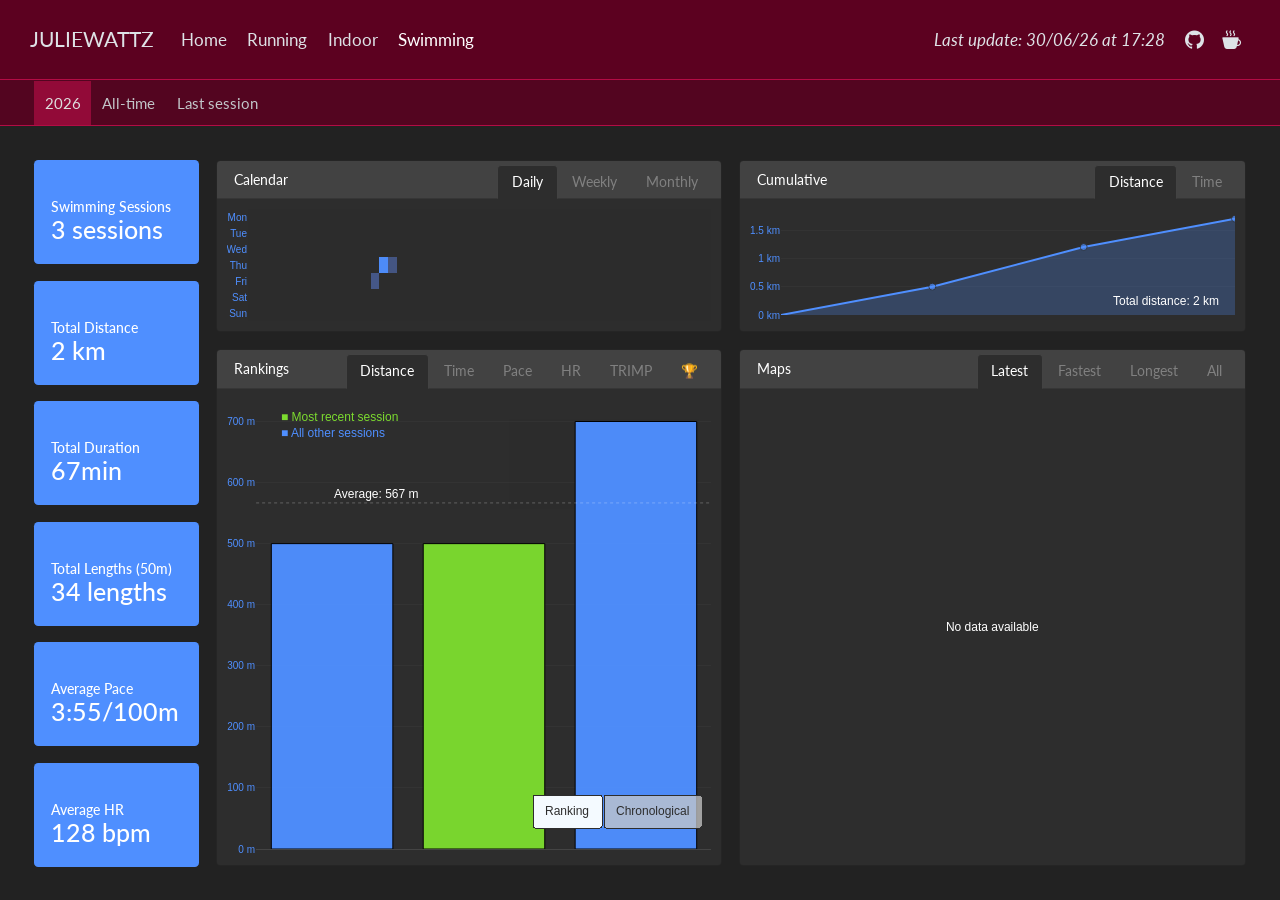
<file: docs/swimming.html>
<!DOCTYPE html>
<html xmlns="http://www.w3.org/1999/xhtml" lang="en" xml:lang="en"><head>

<meta charset="utf-8">
<meta name="generator" content="quarto-1.9.38">

<meta name="viewport" content="width=device-width, initial-scale=1.0, user-scalable=yes">


<title>swimming – JULIEWATTZ</title>
<style>
/* Default styles provided by pandoc.
** See https://pandoc.org/MANUAL.html#variables-for-html for config info.
*/
code{white-space: pre-wrap;}
span.smallcaps{font-variant: small-caps;}
div.columns{display: flex; gap: min(4vw, 1.5em);}
div.column{flex: auto; overflow-x: auto;}
div.hanging-indent{margin-left: 1.5em; text-indent: -1.5em;}
ul.task-list{list-style: none;}
ul.task-list li input[type="checkbox"] {
  width: 0.8em;
  margin: 0 0.8em 0.2em -1em; /* quarto-specific, see https://github.com/quarto-dev/quarto-cli/issues/4556 */ 
  vertical-align: middle;
}
</style>


<script src="site_libs/quarto-nav/quarto-nav.js"></script>
<script src="site_libs/quarto-nav/headroom.min.js"></script>
<link href="./mwattz.png" rel="icon" type="image/png"><link href="./mwattz_apple.png" rel="apple-touch-icon">
<script src="site_libs/clipboard/clipboard.min.js"></script>
<script src="site_libs/quarto-html/quarto.js" type="module"></script>
<script src="site_libs/quarto-html/tabsets/tabsets.js" type="module"></script>
<script src="site_libs/quarto-html/popper.min.js"></script>
<script src="site_libs/quarto-html/tippy.umd.min.js"></script>
<script src="site_libs/quarto-html/anchor.min.js"></script>
<link href="site_libs/quarto-html/tippy.css" rel="stylesheet">
<link href="site_libs/quarto-html/quarto-syntax-highlighting-15634bcf2e68342d4ad2dfa704d543f6.css" rel="stylesheet" class="quarto-color-scheme" id="quarto-text-highlighting-styles">
<link href="site_libs/quarto-html/quarto-syntax-highlighting-dark-0a6b7249c26820e032cb0bd839ff02b1.css" rel="stylesheet" class="quarto-color-scheme quarto-color-alternate" id="quarto-text-highlighting-styles">
<link href="site_libs/quarto-html/quarto-syntax-highlighting-15634bcf2e68342d4ad2dfa704d543f6.css" rel="stylesheet" class="quarto-color-scheme-extra" id="quarto-text-highlighting-styles">
<script src="site_libs/bootstrap/bootstrap.min.js"></script>
<link href="site_libs/bootstrap/bootstrap-icons.css" rel="stylesheet">
<link href="site_libs/bootstrap/bootstrap-488095514e516f143a69dfcde0a10080.min.css" rel="stylesheet" append-hash="true" class="quarto-color-scheme" id="quarto-bootstrap" data-mode="dark">
<link href="site_libs/bootstrap/bootstrap-dark-488095514e516f143a69dfcde0a10080.min.css" rel="stylesheet" append-hash="true" class="quarto-color-scheme quarto-color-alternate" id="quarto-bootstrap" data-mode="dark">
<link href="site_libs/bootstrap/bootstrap-488095514e516f143a69dfcde0a10080.min.css" rel="stylesheet" append-hash="true" class="quarto-color-scheme-extra" id="quarto-bootstrap" data-mode="dark">
<script src="site_libs/quarto-dashboard/quarto-dashboard.js"></script>
<script src="site_libs/quarto-dashboard/stickythead.js"></script>



<script src="site_libs/quarto-dashboard/web-components.js" type="module"></script>
<script src="site_libs/quarto-dashboard/components.js"></script>

<script id="quarto-search-options" type="application/json">{
  "language": {
    "search-no-results-text": "No results",
    "search-matching-documents-text": "matching documents",
    "search-copy-link-title": "Copy link to search",
    "search-hide-matches-text": "Hide additional matches",
    "search-more-match-text": "more match in this document",
    "search-more-matches-text": "more matches in this document",
    "search-clear-button-title": "Clear",
    "search-text-placeholder": "",
    "search-detached-cancel-button-title": "Cancel",
    "search-submit-button-title": "Submit",
    "search-label": "Search"
  }
}</script>
<link href="site_libs/htmltools-fill-0.5.9/fill.css" rel="stylesheet">
<script src="site_libs/htmlwidgets-1.6.4/htmlwidgets.js"></script>
<script src="site_libs/plotly-binding-4.12.0/plotly.js"></script>
<script src="site_libs/typedarray-0.1/typedarray.min.js"></script>
<script src="site_libs/jquery-3.5.1/jquery.min.js"></script>
<link href="site_libs/crosstalk-1.2.2/css/crosstalk.min.css" rel="stylesheet">
<script src="site_libs/crosstalk-1.2.2/js/crosstalk.min.js"></script>
<link href="site_libs/plotly-htmlwidgets-css-2.25.2/plotly-htmlwidgets.css" rel="stylesheet">
<script src="site_libs/plotly-main-2.25.2/plotly-latest.min.js"></script>


</head>

<body class="quarto-dashboard nav-fixed dashboard-fill fullcontent quarto-light">


<div id="quarto-search-results"></div>
  <header id="quarto-header" class="headroom fixed-top">
    <nav class="navbar navbar-expand-lg " data-bs-theme="dark">
      <div class="navbar-container container-fluid">
      <div class="navbar-brand-container mx-auto">
    <a class="navbar-brand" href="./index.html">
    <span class="navbar-title">JULIEWATTZ</span>
    </a>
  </div>
          <button class="navbar-toggler" type="button" data-bs-toggle="collapse" data-bs-target="#navbarCollapse" aria-controls="navbarCollapse" role="menu" aria-expanded="false" aria-label="Toggle navigation" onclick="if (window.quartoToggleHeadroom) { window.quartoToggleHeadroom(); }">
  <span class="navbar-toggler-icon"></span>
</button>
          <div class="collapse navbar-collapse" id="navbarCollapse">
            <ul class="navbar-nav navbar-nav-scroll me-auto">
  <li class="nav-item">
    <a class="nav-link" href="./index.html"> 
<span class="menu-text">Home</span></a>
  </li>  
  <li class="nav-item">
    <a class="nav-link" href="./running.html"> 
<span class="menu-text">Running</span></a>
  </li>  
  <li class="nav-item">
    <a class="nav-link" href="./indoor.html"> 
<span class="menu-text">Indoor</span></a>
  </li>  
  <li class="nav-item">
    <a class="nav-link active" href="./swimming.html" aria-current="page"> 
<span class="menu-text">Swimming</span></a>
  </li>  
</ul>
            <ul class="navbar-nav navbar-nav-scroll ms-auto">
  <li class="nav-item">
    <span class="nav-link">
<span class="menu-text"><i>Last update: 30/06/26 at 17:28</i></span>
    </span>
  </li>  
  <li class="nav-item compact">
    <a class="nav-link" href="https://www.github.com"> <i class="bi bi-github" role="img">
</i> 
<span class="menu-text"></span></a>
  </li>  
  <li class="nav-item compact">
    <a class="nav-link" href="https://www.github.com"> <i class="bi bi-cup-hot-fill" role="img">
</i> 
<span class="menu-text"></span></a>
  </li>  
</ul>
          </div> <!-- /navcollapse -->
            <div class="quarto-navbar-tools">
</div>
      </div> <!-- /container-fluid -->
    </nav>
<header id="quarto-dashboard-header">
<nav class="navbar navbar-expand-md slim" data-bs-theme="dark" style="opacity: 0.85;">
  <div class="navbar-container container-fluid">
    <button class="navbar-toggler" type="button" data-bs-toggle="collapse" data-bs-target="#dashboard-collapse" aria-controls="dashboard-collapse" aria-expanded="false" aria-label="Toggle navigation">
      <span class="navbar-toggler-icon"></span>
    </button>    


<div id="dashboard-collapse" class="navbar-collapse collapse"><ul class="navbar-nav navbar-nav-scroll me-auto" role="tablist"><li class="nav-item" role="presentation"><a id="tab-section" class="nav-link active" data-bs-toggle="tab" role="tab" data-bs-target="#section" data-scrolling="false" href="#section" aria-controls="section" aria-selected="true"><span class="nav-link-text">2026</span></a></li><li class="nav-item" role="presentation"><a id="tab-all-time" class="nav-link" data-bs-toggle="tab" role="tab" data-bs-target="#all-time" data-scrolling="false" href="#all-time" aria-controls="all-time" aria-selected="false"><span class="nav-link-text">All-time</span></a></li><li class="nav-item" role="presentation"><a id="tab-last-session" class="nav-link" data-bs-toggle="tab" role="tab" data-bs-target="#last-session" data-scrolling="false" href="#last-session" aria-controls="last-session" aria-selected="false"><span class="nav-link-text">Last session</span></a></li></ul></div></div></nav>
</header></header>
<!-- content -->
<div id="quarto-content" class="quarto-container page-layout-custom page-navbar quarto-dashboard-content bslib-gap-spacing html-fill-container bslib-page-fill quarto-dashboard-pages">
<!-- sidebar -->
<!-- margin-sidebar -->
<!-- main -->

<div class="bslib-grid-item html-fill-item tab-content bslib-grid" data-layout="fill" style="display: grid; grid-template-rows: minmax(3em, 1fr); grid-auto-columns: minmax(0, 1fr);">
<div id="section" class="dashboard-page tab-pane show active html-fill-item html-fill-container" data-orientation="rows" aria-labelledby="tab-section">
<div class="html-fill-item html-fill-container bslib-grid" style="display: grid; grid-template-rows: minmax(3em, 100fr); grid-auto-columns: minmax(0, 1fr);">
<div class="html-fill-item html-fill-container bslib-grid" style="display: grid; grid-template-columns: minmax(3em, 14fr) minmax(3em, 43fr) minmax(3em, 43fr);
grid-auto-rows: minmax(0, 1fr);">
<div class="html-fill-item html-fill-container bslib-grid" style="display: grid; grid-template-rows: minmax(3em, 20fr) minmax(3em, 20fr) minmax(3em, 20fr) minmax(3em, 20fr) minmax(3em, 20fr) minmax(3em, 20fr); grid-auto-columns: minmax(0, 1fr);">
<div class="html-fill-item html-fill-container bslib-grid" style="display: grid; grid-template-columns: minmax(3em, 1fr);
grid-auto-rows: minmax(0, 1fr);">
<div class="card valuebox cell html-fill-item html-fill-container bslib-card bslib-value-box" data-bslib-card-init="" data-require-bs-caller="card()" style=" background: #4f8fff;">
<div class="card-body html-fill-item html-fill-container">
<div data-title="Swimming Sessions" class="html-fill-item html-fill-container value-box-grid">
<div class="value-box-area">
<p class="value-box-title">
Swimming Sessions
</p>
<p class="value-box-value">
3 sessions
</p>
</div>
</div>
</div>
<script data-bslib-card-init="">bslib.Card.initializeAllCards();</script></div>
</div>
<div class="html-fill-item html-fill-container bslib-grid" style="display: grid; grid-template-columns: minmax(3em, 1fr);
grid-auto-rows: minmax(0, 1fr);">
<div class="card valuebox cell html-fill-item html-fill-container bslib-card bslib-value-box" data-bslib-card-init="" data-require-bs-caller="card()" style=" background: #4f8fff;">
<div class="card-body html-fill-item html-fill-container">
<div class="html-fill-item html-fill-container value-box-grid">
<div class="value-box-area">
<p class="value-box-title">
Total Distance
</p>
<p class="value-box-value">
2 km
</p>
</div>
</div>
</div>
<script data-bslib-card-init="">bslib.Card.initializeAllCards();</script></div>
</div>
<div class="html-fill-item html-fill-container bslib-grid" style="display: grid; grid-template-columns: minmax(3em, 1fr);
grid-auto-rows: minmax(0, 1fr);">
<div class="card valuebox cell html-fill-item html-fill-container bslib-card bslib-value-box" data-bslib-card-init="" data-require-bs-caller="card()" style=" background: #4f8fff;">
<div class="card-body html-fill-item html-fill-container">
<div class="html-fill-item html-fill-container value-box-grid">
<div class="value-box-area">
<p class="value-box-title">
Total Duration
</p>
<p class="value-box-value">
67min
</p>
</div>
</div>
</div>
<script data-bslib-card-init="">bslib.Card.initializeAllCards();</script></div>
</div>
<div class="html-fill-item html-fill-container bslib-grid" style="display: grid; grid-template-columns: minmax(3em, 1fr);
grid-auto-rows: minmax(0, 1fr);">
<div class="card valuebox cell html-fill-item html-fill-container bslib-card bslib-value-box" data-bslib-card-init="" data-require-bs-caller="card()" style=" background: #4f8fff;">
<div class="card-body html-fill-item html-fill-container">
<div class="html-fill-item html-fill-container value-box-grid">
<div class="value-box-area">
<p class="value-box-title">
Total Lengths (50m)
</p>
<p class="value-box-value">
34 lengths
</p>
</div>
</div>
</div>
<script data-bslib-card-init="">bslib.Card.initializeAllCards();</script></div>
</div>
<div class="html-fill-item html-fill-container bslib-grid" style="display: grid; grid-template-columns: minmax(3em, 1fr);
grid-auto-rows: minmax(0, 1fr);">
<div class="card valuebox cell html-fill-item html-fill-container bslib-card bslib-value-box" data-bslib-card-init="" data-require-bs-caller="card()" style=" background: #4f8fff;">
<div class="card-body html-fill-item html-fill-container">
<div class="html-fill-item html-fill-container value-box-grid">
<div class="value-box-area">
<p class="value-box-title">
Average Pace
</p>
<p class="value-box-value">
3:55/100m
</p>
</div>
</div>
</div>
<script data-bslib-card-init="">bslib.Card.initializeAllCards();</script></div>
</div>
<div class="html-fill-item html-fill-container bslib-grid" style="display: grid; grid-template-columns: minmax(3em, 1fr);
grid-auto-rows: minmax(0, 1fr);">
<div class="card valuebox cell html-fill-item html-fill-container bslib-card bslib-value-box" data-bslib-card-init="" data-require-bs-caller="card()" style=" background: #4f8fff;">
<div class="card-body html-fill-item html-fill-container">
<div class="html-fill-item html-fill-container value-box-grid">
<div class="value-box-area">
<p class="value-box-title">
Average HR
</p>
<p class="value-box-value">
128 bpm
</p>
</div>
</div>
</div>
<script data-bslib-card-init="">bslib.Card.initializeAllCards();</script></div>
</div>
</div><div class="html-fill-item html-fill-container bslib-grid" style="display: grid; grid-template-rows: minmax(3em, 25fr) minmax(3em, 75fr); grid-auto-columns: minmax(0, 1fr);">
<div class="html-fill-item html-fill-container bslib-grid" style="display: grid; grid-template-columns: minmax(3em, 1fr);
grid-auto-rows: minmax(0, 1fr);">
<div class="card tabset html-fill-item html-fill-container bslib-card" data-title="Calendar" data-bslib-card-init="" data-require-bs-caller="card()" data-full-screen="false">
<div class="card-header bslib-navs-card-title"><div class="card-title"><span style="display: inline">
Calendar
</span></div><ul class="nav nav-tabs card-header-tabs" role="tablist" data-tabsetid="card-tabset-7"><li class="nav-item" role="presentation"><a href="#card-tabset-7-1" role="tab" data-toggle="tab" data-bs-toggle="tab" data-value="Daily" aria-selected="true" class="nav-link active">Daily</a></li><li class="nav-item" role="presentation"><a href="#card-tabset-7-2" role="tab" data-toggle="tab" data-bs-toggle="tab" data-value="Weekly" aria-selected="false" class="nav-link">Weekly</a></li><li class="nav-item" role="presentation"><a href="#card-tabset-7-3" role="tab" data-toggle="tab" data-bs-toggle="tab" data-value="Monthly" aria-selected="false" class="nav-link">Monthly</a></li></ul></div>



<div class="tab-content html-fill-item html-fill-container" data-tabset-id="card-tabset-7"><div class="tab-pane active show html-fill-item html-fill-container" role="tabpanel" id="card-tabset-7-1"><div class="card-body html-fill-item html-fill-container" data-title="Daily">
<div class="cell-output-display html-fill-item html-fill-container">
<div class="plotly html-widget html-fill-item html-fill-container" id="htmlwidget-a7d9776eea636af4b884" style="width:100%;height:406px;"></div>
<script type="application/json" data-for="htmlwidget-a7d9776eea636af4b884">{"x":{"visdat":{"1a99665a7611":["function () ","plotlyVisDat"]},"cur_data":"1a99665a7611","attrs":{"1a99665a7611":{"x":{},"y":{},"z":{},"zmax":89.472082171545821,"showscale":false,"text":{},"hoverinfo":"text","opacity":0.96999999999999997,"colors":["#2d2d2d","#4f8fff"],"alpha_stroke":1,"sizes":[10,100],"spans":[1,20],"type":"heatmap"}},"layout":{"margin":{"b":0,"l":0,"t":0,"r":0},"paper_bgcolor":"#2d2d2d","plot_bgcolor":"#2d2d2d","hoverlabel":{"font":{"color":"white"},"bgcolor":"#2d2d2d","bordercolor":"#4f8fff"},"yaxis":{"domain":[0,1],"automargin":true,"tickfont":{"size":10,"color":"#4f8fff"},"title":null,"visible":true,"showticklabels":true,"ticks":"","fixedrange":true,"side":"top","gridcolor":[],"gridwidth":0.25,"type":"category","categoryorder":"array","categoryarray":["Sun","Sat","Fri","Thu","Wed","Tue","Mon"]},"xaxis":{"domain":[0,1],"automargin":true,"zeroline":false,"tickfont":{"size":10,"color":"#4f8fff"},"title":null,"visible":true,"showticklabels":false,"ticks":"","tickmode":"array","tickvals":[1,2,3,4,5,6,7,8,9,10,11,12,13,14,15,16,17,18,19,20,21,22,23,24,25,26,27,28,29,30,31,32,33,34,35,36,37,38,39,40,41,42,43,44,45,46,47,48,49,50,51,52,53],"tickangle":-90,"ticktext":["01","02","03","04","05","06","07","08","09","10","11","12","13","14","15","16","17","18","19","20","21","22","23","24","25","26","27","28","29","30","31","32","33","34","35","36","37","38","39","40","41","42","43","44","45","46","47","48","49","50","51","52","53"],"fixedrange":true,"gridcolor":[],"gridwidth":0.25},"scene":{"zaxis":{"title":"trimp^1.25"}},"hovermode":"closest","showlegend":false},"source":"A","config":{"modeBarButtonsToAdd":["hoverclosest","hovercompare"],"showSendToCloud":false,"displayModeBar":false,"staticPlot":false},"data":[{"colorbar":{"title":"trimp^1.25","ticklen":2},"colorscale":[["0","rgba(45,45,45,1)"],["0.0416666666666667","rgba(48,49,52,1)"],["0.0833333333333333","rgba(51,52,60,1)"],["0.125","rgba(53,56,68,1)"],["0.166666666666667","rgba(56,60,76,1)"],["0.208333333333333","rgba(58,64,84,1)"],["0.25","rgba(61,67,92,1)"],["0.291666666666667","rgba(63,71,100,1)"],["0.333333333333333","rgba(65,75,109,1)"],["0.375","rgba(67,79,117,1)"],["0.416666666666667","rgba(69,83,126,1)"],["0.458333333333333","rgba(70,87,134,1)"],["0.5","rgba(72,91,143,1)"],["0.541666666666667","rgba(73,95,152,1)"],["0.583333333333333","rgba(75,100,161,1)"],["0.625","rgba(76,104,170,1)"],["0.666666666666667","rgba(77,108,179,1)"],["0.708333333333333","rgba(78,112,188,1)"],["0.75","rgba(78,117,198,1)"],["0.791666666666667","rgba(79,121,207,1)"],["0.833333333333333","rgba(79,125,216,1)"],["0.875","rgba(79,130,226,1)"],["0.916666666666667","rgba(80,134,236,1)"],["0.958333333333333","rgba(79,139,245,1)"],["1","rgba(79,143,255,1)"]],"showscale":false,"x":[1,1,1,1,2,2,2,2,2,2,2,3,3,3,3,3,3,3,4,4,4,4,4,4,4,5,5,5,5,5,5,5,6,6,6,6,6,6,6,7,7,7,7,7,7,7,8,8,8,8,8,8,8,9,9,9,9,9,9,9,10,10,10,10,10,10,10,11,11,11,11,11,11,11,12,12,12,12,12,12,12,13,13,13,13,13,13,13,14,14,14,14,14,14,14,15,15,15,15,15,15,15,16,16,16,16,16,16,16,17,17,17,17,17,17,17,18,18,18,18,18,18,18,19,19,19,19,19,19,19,20,20,20,20,20,20,20,21,21,21,21,21,21,21,22,22,22,22,22,22,22,23,23,23,23,23,23,23,24,24,24,24,24,24,24,25,25,25,25,25,25,25,26,26,26,26,26,26,26,27,27,27,27,27,27,27,28,28,28,28,28,28,28,29,29,29,29,29,29,29,30,30,30,30,30,30,30,31,31,31,31,31,31,31,32,32,32,32,32,32,32,33,33,33,33,33,33,33,34,34,34,34,34,34,34,35,35,35,35,35,35,35,36,36,36,36,36,36,36,37,37,37,37,37,37,37,38,38,38,38,38,38,38,39,39,39,39,39,39,39,40,40,40,40,40,40,40,41,41,41,41,41,41,41,42,42,42,42,42,42,42,43,43,43,43,43,43,43,44,44,44,44,44,44,44,45,45,45,45,45,45,45,46,46,46,46,46,46,46,47,47,47,47,47,47,47,48,48,48,48,48,48,48,49,49,49,49,49,49,49,50,50,50,50,50,50,50,51,51,51,51,51,51,51,52,52,52,52,52,52,52,53,53,53,53,53,53,53,1,1,1],"y":["Thu","Fri","Sat","Sun","Mon","Tue","Wed","Thu","Fri","Sat","Sun","Mon","Tue","Wed","Thu","Fri","Sat","Sun","Mon","Tue","Wed","Thu","Fri","Sat","Sun","Mon","Tue","Wed","Thu","Fri","Sat","Sun","Mon","Tue","Wed","Thu","Fri","Sat","Sun","Mon","Tue","Wed","Thu","Fri","Sat","Sun","Mon","Tue","Wed","Thu","Fri","Sat","Sun","Mon","Tue","Wed","Thu","Fri","Sat","Sun","Mon","Tue","Wed","Thu","Fri","Sat","Sun","Mon","Tue","Wed","Thu","Fri","Sat","Sun","Mon","Tue","Wed","Thu","Fri","Sat","Sun","Mon","Tue","Wed","Thu","Fri","Sat","Sun","Mon","Tue","Wed","Thu","Fri","Sat","Sun","Mon","Tue","Wed","Thu","Fri","Sat","Sun","Mon","Tue","Wed","Thu","Fri","Sat","Sun","Mon","Tue","Wed","Thu","Fri","Sat","Sun","Mon","Tue","Wed","Thu","Fri","Sat","Sun","Mon","Tue","Wed","Thu","Fri","Sat","Sun","Mon","Tue","Wed","Thu","Fri","Sat","Sun","Mon","Tue","Wed","Thu","Fri","Sat","Sun","Mon","Tue","Wed","Thu","Fri","Sat","Sun","Mon","Tue","Wed","Thu","Fri","Sat","Sun","Mon","Tue","Wed","Thu","Fri","Sat","Sun","Mon","Tue","Wed","Thu","Fri","Sat","Sun","Mon","Tue","Wed","Thu","Fri","Sat","Sun","Mon","Tue","Wed","Thu","Fri","Sat","Sun","Mon","Tue","Wed","Thu","Fri","Sat","Sun","Mon","Tue","Wed","Thu","Fri","Sat","Sun","Mon","Tue","Wed","Thu","Fri","Sat","Sun","Mon","Tue","Wed","Thu","Fri","Sat","Sun","Mon","Tue","Wed","Thu","Fri","Sat","Sun","Mon","Tue","Wed","Thu","Fri","Sat","Sun","Mon","Tue","Wed","Thu","Fri","Sat","Sun","Mon","Tue","Wed","Thu","Fri","Sat","Sun","Mon","Tue","Wed","Thu","Fri","Sat","Sun","Mon","Tue","Wed","Thu","Fri","Sat","Sun","Mon","Tue","Wed","Thu","Fri","Sat","Sun","Mon","Tue","Wed","Thu","Fri","Sat","Sun","Mon","Tue","Wed","Thu","Fri","Sat","Sun","Mon","Tue","Wed","Thu","Fri","Sat","Sun","Mon","Tue","Wed","Thu","Fri","Sat","Sun","Mon","Tue","Wed","Thu","Fri","Sat","Sun","Mon","Tue","Wed","Thu","Fri","Sat","Sun","Mon","Tue","Wed","Thu","Fri","Sat","Sun","Mon","Tue","Wed","Thu","Fri","Sat","Sun","Mon","Tue","Wed","Thu","Fri","Sat","Sun","Mon","Tue","Wed","Thu","Fri","Sat","Sun","Mon","Tue","Wed","Thu","Fri","Sat","Sun","Mon","Tue","Wed","Thu","Fri","Sat","Sun","Mon","Tue","Wed","Thu","Fri","Sat","Sun","Mon","Tue","Wed","Thu","Fri","Sat","Sun","Mon","Tue","Wed","Thu","Fri","Sat","Sun","Mon","Tue","Wed"],"z":[0,0,0,0,0,0,0,0,0,0,0,0,0,0,0,0,0,0,0,0,0,0,0,0,0,0,0,0,0,0,0,0,0,0,0,0,0,0,0,0,0,0,0,0,0,0,0,0,0,0,0,0,0,0,0,0,0,0,0,0,0,0,0,0,0,0,0,0,0,0,0,0,0,0,0,0,0,0,0,0,0,0,0,0,0,0,0,0,0,0,0,0,0,0,0,0,0,0,0,43.053801027699151,0,0,0,0,0,89.472082171545821,0,0,0,0,0,0,40.935138208599852,0,0,0,0,0,0,0,0,0,0,0,0,0,0,0,0,0,0,0,0,0,0,0,0,0,0,0,0,0,0,0,0,0,0,0,0,0,0,0,0,0,0,0,0,0,0,0,0,0,0,0,0,0,0,0,0,0,0,0,0,0,0,0,0,0,0,0,0,0,0,0,0,0,0,0,0,0,0,0,0,0,0,0,0,0,0,0,0,0,0,0,0,0,0,0,0,0,0,0,0,0,0,0,0,0,0,0,0,0,0,0,0,0,0,0,0,0,0,0,0,0,0,0,0,0,0,0,0,0,0,0,0,0,0,0,0,0,0,0,0,0,0,0,0,0,0,0,0,0,0,0,0,0,0,0,0,0,0,0,0,0,0,0,0,0,0,0,0,0,0,0,0,0,0,0,0,0,0,0,0,0,0,0,0,0,0,0,0,0,0,0,0,0,0,0,0,0,0,0,0,0,0,0,0,0,0,0,0,0,0,0,0,0,0,0,0,0,0,0,0,0,0,0,0,0,0,0,0,0,0,0,0,0,0,0,0,0,0,0,0,0,0,0,0,0,0,0,0,0,0,0,0,0,0,0,0,0,0],"zmax":89.472082171545821,"text":[null,null,null,null,null,null,null,null,null,null,null,null,null,null,null,null,null,null,null,null,null,null,null,null,null,null,null,null,null,null,null,null,null,null,null,null,null,null,null,null,null,null,null,null,null,null,null,null,null,null,null,null,null,null,null,null,null,null,null,null,null,null,null,null,null,null,null,null,null,null,null,null,null,null,null,null,null,null,null,null,null,null,null,null,null,null,null,null,null,null,null,null,null,null,null,null,null,null,null,"<b>Friday 10/04/26<\/b><br>Distance: 500 m<br>Time: 22.3 min<br>TRIMP: 20",null,null,null,null,null,"<b>Thursday 16/04/26<\/b><br>Distance: 700 m<br>Time: 27.2 min<br>TRIMP: 36",null,null,null,null,null,null,"<b>Thursday 23/04/26<\/b><br>Distance: 500 m<br>Time: 17.1 min<br>TRIMP: 19",null,null,null,null,null,null,null,null,null,null,null,null,null,null,null,null,null,null,null,null,null,null,null,null,null,null,null,null,null,null,null,null,null,null,null,null,null,null,null,null,null,null,null,null,null,null,null,null,null,null,null,null,null,null,null,null,null,null,null,null,null,null,null,null,null,null,null,null,null,null,null,null,null,null,null,null,null,null,null,null,null,null,null,null,null,null,null,null,null,null,null,null,null,null,null,null,null,null,null,null,null,null,null,null,null,null,null,null,null,null,null,null,null,null,null,null,null,null,null,null,null,null,null,null,null,null,null,null,null,null,null,null,null,null,null,null,null,null,null,null,null,null,null,null,null,null,null,null,null,null,null,null,null,null,null,null,null,null,null,null,null,null,null,null,null,null,null,null,null,null,null,null,null,null,null,null,null,null,null,null,null,null,null,null,null,null,null,null,null,null,null,null,null,null,null,null,null,null,null,null,null,null,null,null,null,null,null,null,null,null,null,null,null,null,null,null,null,null,null,null,null,null,null,null,null,null,null,null,null,null,null,null,null,null,null,null,null,null,null,null,null,null,null,null,null,null,null,null,null,null,null,null,null,null,null,null,null,null],"hoverinfo":"text","opacity":0.96999999999999997,"type":"heatmap","xaxis":"x","yaxis":"y","frame":null}],"highlight":{"on":"plotly_click","persistent":false,"dynamic":false,"selectize":false,"opacityDim":0.20000000000000001,"selected":{"opacity":1},"debounce":0},"shinyEvents":["plotly_hover","plotly_click","plotly_selected","plotly_relayout","plotly_brushed","plotly_brushing","plotly_clickannotation","plotly_doubleclick","plotly_deselect","plotly_afterplot","plotly_sunburstclick"],"base_url":"https://plot.ly"},"evals":[],"jsHooks":[]}</script>
</div>
</div></div><div class="tab-pane html-fill-item html-fill-container" role="tabpanel" id="card-tabset-7-2"><div class="card-body html-fill-item html-fill-container" data-title="Weekly">
<div class="cell-output-display html-fill-item html-fill-container">
<div class="plotly html-widget html-fill-item html-fill-container" id="htmlwidget-acafc1e4ddd0b38d2e2c" style="width:100%;height:406px;"></div>
<script type="application/json" data-for="htmlwidget-acafc1e4ddd0b38d2e2c">{"x":{"visdat":{"1a993f98c1ba":["function () ","plotlyVisDat"]},"cur_data":"1a993f98c1ba","attrs":{"1a993f98c1ba":{"x":{},"y":{},"z":{},"zmin":0,"zmax":89.472082171545821,"showscale":false,"text":{},"hoverinfo":"text","opacity":0.96999999999999997,"colors":["#2d2d2d","#4f8fff"],"alpha_stroke":1,"sizes":[10,100],"spans":[1,20],"type":"heatmap"}},"layout":{"margin":{"b":20,"l":2,"t":10,"r":2},"annotations":[{"x":0.5,"y":0.5,"xref":"paper","yref":"paper","text":"<span style='color:white'>Current streak: 0 weeks<\/span><br><span style='color:white'>Highest streak: 3 weeks<\/span>","showarrow":false,"font":{"size":12},"xanchor":"center","yanchor":"center","align":"center"}],"paper_bgcolor":"#2d2d2d","plot_bgcolor":"#2d2d2d","hoverlabel":{"font":{"color":"white"},"bgcolor":"#2d2d2d","bordercolor":"#4f8fff"},"yaxis":{"domain":[0,1],"automargin":true,"tickfont":null,"title":null,"visible":false,"showticklabels":false,"ticks":"","fixedrange":true,"side":"top","gridcolor":"#4f8fff","gridwidth":0.25},"xaxis":{"domain":[0,1],"automargin":true,"zeroline":false,"tickfont":{"size":10,"color":"#4f8fff"},"title":null,"visible":true,"showticklabels":true,"tickcolor":"#2d2d2d","tickmode":"array","tickvals":[1,3,5,7,9,11,13,15,17,19,21,23,25,27,29,31,33,35,37,39,41,43,45,47,49,51,53],"tickangle":0,"ticktext":["01","03","05","07","09","11","13","15","17","19","21","23","25","27","29","31","33","35","37","39","41","43","45","47","49","51","53"],"fixedrange":true,"gridcolor":"#00000000","gridwidth":0},"scene":{"zaxis":{"title":"trimp^1.25"}},"hovermode":"closest","showlegend":false},"source":"A","config":{"modeBarButtonsToAdd":["hoverclosest","hovercompare"],"showSendToCloud":false,"displayModeBar":false,"staticPlot":false},"data":[{"colorbar":{"title":"trimp^1.25","ticklen":2},"colorscale":[["0","rgba(45,45,45,1)"],["0.0416666666666667","rgba(48,49,52,1)"],["0.0833333333333333","rgba(51,52,60,1)"],["0.125","rgba(53,56,68,1)"],["0.166666666666667","rgba(56,60,76,1)"],["0.208333333333333","rgba(58,64,84,1)"],["0.25","rgba(61,67,92,1)"],["0.291666666666667","rgba(63,71,100,1)"],["0.333333333333333","rgba(65,75,109,1)"],["0.375","rgba(67,79,117,1)"],["0.416666666666667","rgba(69,83,126,1)"],["0.458333333333333","rgba(70,87,134,1)"],["0.5","rgba(72,91,143,1)"],["0.541666666666667","rgba(73,95,152,1)"],["0.583333333333333","rgba(75,100,161,1)"],["0.625","rgba(76,104,170,1)"],["0.666666666666667","rgba(77,108,179,1)"],["0.708333333333333","rgba(78,112,188,1)"],["0.75","rgba(78,117,198,1)"],["0.791666666666667","rgba(79,121,207,1)"],["0.833333333333333","rgba(79,125,216,1)"],["0.875","rgba(79,130,226,1)"],["0.916666666666667","rgba(80,134,236,1)"],["0.958333333333333","rgba(79,139,245,1)"],["1","rgba(79,143,255,1)"]],"showscale":false,"x":[1,2,3,4,5,6,7,8,9,10,11,12,13,14,15,16,17,18,19,20,21,22,23,24,25,26,27,28,29,30,31,32,33,34,35,36,37,38,39,40,41,42,43,44,45,46,47,48,49,50,51,52,53],"y":[1,1,1,1,1,1,1,1,1,1,1,1,1,1,1,1,1,1,1,1,1,1,1,1,1,1,1,1,1,1,1,1,1,1,1,1,1,1,1,1,1,1,1,1,1,1,1,1,1,1,1,1,1],"z":[0,0,0,0,0,0,0,0,0,0,0,0,0,0,43.053801027699151,89.472082171545821,40.935138208599852,0,0,0,0,0,0,0,0,0,0,0,0,0,0,0,0,0,0,0,0,0,0,0,0,0,0,0,0,0,0,0,0,0,0,0,0],"zmin":0,"zmax":89.472082171545821,"text":[null,null,null,null,null,null,null,null,null,null,null,null,null,null,"<b>WEEK 15<\/b><br>Weekly distance: 500 m<br>Weekly time: 22 min<br>Weekly TRIMP: 20","<b>WEEK 16<\/b><br>Weekly distance: 700 m<br>Weekly time: 27 min<br>Weekly TRIMP: 36","<b>WEEK 17<\/b><br>Weekly distance: 500 m<br>Weekly time: 17 min<br>Weekly TRIMP: 19",null,null,null,null,null,null,null,null,null,null,null,null,null,null,null,null,null,null,null,null,null,null,null,null,null,null,null,null,null,null,null,null,null,null,null,null],"hoverinfo":"text","opacity":0.96999999999999997,"type":"heatmap","xaxis":"x","yaxis":"y","frame":null}],"highlight":{"on":"plotly_click","persistent":false,"dynamic":false,"selectize":false,"opacityDim":0.20000000000000001,"selected":{"opacity":1},"debounce":0},"shinyEvents":["plotly_hover","plotly_click","plotly_selected","plotly_relayout","plotly_brushed","plotly_brushing","plotly_clickannotation","plotly_doubleclick","plotly_deselect","plotly_afterplot","plotly_sunburstclick"],"base_url":"https://plot.ly"},"evals":[],"jsHooks":[]}</script>
</div>
</div></div><div class="tab-pane html-fill-item html-fill-container" role="tabpanel" id="card-tabset-7-3"><div class="card-body html-fill-item html-fill-container" data-title="Monthly">
<div class="cell-output-display html-fill-item html-fill-container">
<div class="plotly html-widget html-fill-item html-fill-container" id="htmlwidget-46ccade7f87d0848b7b1" style="width:100%;height:406px;"></div>
<script type="application/json" data-for="htmlwidget-46ccade7f87d0848b7b1">{"x":{"visdat":{"1a992ee21970":["function () ","plotlyVisDat"]},"cur_data":"1a992ee21970","attrs":{"1a992ee21970":{"x":{},"y":{},"z":{},"zmin":0,"zmax":225.10357676124224,"showscale":false,"text":{},"hoverinfo":"text","opacity":0.96999999999999997,"colors":["#2d2d2d","#4f8fff"],"alpha_stroke":1,"sizes":[10,100],"spans":[1,20],"type":"heatmap"}},"layout":{"margin":{"b":20,"l":0,"t":10,"r":0},"annotations":[{"x":0.5,"y":0.5,"xref":"paper","yref":"paper","text":"<span style='color:white'>Current streak: 0 months<\/span><br><span style='color:white'>Highest streak: 1 months<\/span>","showarrow":false,"font":{"size":12},"xanchor":"center","yanchor":"center","align":"center"}],"paper_bgcolor":"#2d2d2d","plot_bgcolor":"#2d2d2d","hoverlabel":{"font":{"color":"white"},"bgcolor":"#2d2d2d","bordercolor":"#4f8fff"},"yaxis":{"domain":[0,1],"automargin":true,"tickfont":null,"title":null,"visible":false,"showticklabels":false,"ticks":"","fixedrange":true,"side":"top","gridcolor":"#4f8fff","gridwidth":0.25},"xaxis":{"domain":[0,1],"automargin":true,"zeroline":false,"tickfont":{"size":10,"color":"#4f8fff"},"title":null,"visible":true,"showticklabels":true,"tickcolor":"#2d2d2d","tickmode":"array","tickvals":[1,2,3,4,5,6,7,8,9,10,11,12],"tickangle":0,"ticktext":["Jan","Feb","Mar","Apr","May","Jun","Jul","Aug","Sep","Oct","Nov","Dec"],"fixedrange":true,"gridcolor":"#00000000","gridwidth":0},"scene":{"zaxis":{"title":"trimp^1.25"}},"hovermode":"closest","showlegend":false},"source":"A","config":{"modeBarButtonsToAdd":["hoverclosest","hovercompare"],"showSendToCloud":false,"displayModeBar":false,"staticPlot":false},"data":[{"colorbar":{"title":"trimp^1.25","ticklen":2},"colorscale":[["0","rgba(45,45,45,1)"],["0.0416666666666667","rgba(48,49,52,1)"],["0.0833333333333333","rgba(51,52,60,1)"],["0.125","rgba(53,56,68,1)"],["0.166666666666667","rgba(56,60,76,1)"],["0.208333333333333","rgba(58,64,84,1)"],["0.25","rgba(61,67,92,1)"],["0.291666666666667","rgba(63,71,100,1)"],["0.333333333333333","rgba(65,75,109,1)"],["0.375","rgba(67,79,117,1)"],["0.416666666666667","rgba(69,83,126,1)"],["0.458333333333333","rgba(70,87,134,1)"],["0.5","rgba(72,91,143,1)"],["0.541666666666667","rgba(73,95,152,1)"],["0.583333333333333","rgba(75,100,161,1)"],["0.625","rgba(76,104,170,1)"],["0.666666666666667","rgba(77,108,179,1)"],["0.708333333333333","rgba(78,112,188,1)"],["0.75","rgba(78,117,198,1)"],["0.791666666666667","rgba(79,121,207,1)"],["0.833333333333333","rgba(79,125,216,1)"],["0.875","rgba(79,130,226,1)"],["0.916666666666667","rgba(80,134,236,1)"],["0.958333333333333","rgba(79,139,245,1)"],["1","rgba(79,143,255,1)"]],"showscale":false,"x":[1,2,3,4,5,6,7,8,9,10,11,12],"y":[1,1,1,1,1,1,1,1,1,1,1,1],"z":[0,0,0,225.10357676124224,0,0,0,0,0,0,0,0],"zmin":0,"zmax":225.10357676124224,"text":[null,null,null,"<b>April<\/b><br>Monthly distance: 1700 m<br>Monthly time: 66.6 min<br>Monthly TRIMP: 76",null,null,null,null,null,null,null,null],"hoverinfo":"text","opacity":0.96999999999999997,"type":"heatmap","xaxis":"x","yaxis":"y","frame":null}],"highlight":{"on":"plotly_click","persistent":false,"dynamic":false,"selectize":false,"opacityDim":0.20000000000000001,"selected":{"opacity":1},"debounce":0},"shinyEvents":["plotly_hover","plotly_click","plotly_selected","plotly_relayout","plotly_brushed","plotly_brushing","plotly_clickannotation","plotly_doubleclick","plotly_deselect","plotly_afterplot","plotly_sunburstclick"],"base_url":"https://plot.ly"},"evals":[],"jsHooks":[]}</script>
</div>
</div></div></div><bslib-tooltip placement="auto" bsoptions="[]" data-require-bs-version="5" data-require-bs-caller="tooltip()">
    <template>Expand</template>
    <span class="bslib-full-screen-enter badge rounded-pill">
        <svg xmlns="http://www.w3.org/2000/svg" viewbox="0 0 24 24" style="height:1em;width:1em;" aria-hidden="true" role="img"><path d="M20 5C20 4.4 19.6 4 19 4H13C12.4 4 12 3.6 12 3C12 2.4 12.4 2 13 2H21C21.6 2 22 2.4 22 3V11C22 11.6 21.6 12 21 12C20.4 12 20 11.6 20 11V5ZM4 19C4 19.6 4.4 20 5 20H11C11.6 20 12 20.4 12 21C12 21.6 11.6 22 11 22H3C2.4 22 2 21.6 2 21V13C2 12.4 2.4 12 3 12C3.6 12 4 12.4 4 13V19Z"></path></svg>
    </span>
</bslib-tooltip><script data-bslib-card-init="">bslib.Card.initializeAllCards();</script></div>
</div>
<div class="html-fill-item html-fill-container bslib-grid" style="display: grid; grid-template-columns: minmax(3em, 1fr);
grid-auto-rows: minmax(0, 1fr);">
<div class="card tabset html-fill-item html-fill-container bslib-card" data-title="Rankings" data-bslib-card-init="" data-require-bs-caller="card()" data-full-screen="false">
<div class="card-header bslib-navs-card-title"><div class="card-title"><span style="display: inline">
Rankings
</span></div><ul class="nav nav-tabs card-header-tabs" role="tablist" data-tabsetid="card-tabset-8"><li class="nav-item" role="presentation"><a href="#card-tabset-8-1" role="tab" data-toggle="tab" data-bs-toggle="tab" data-value="Distance" aria-selected="true" class="nav-link active">Distance</a></li><li class="nav-item" role="presentation"><a href="#card-tabset-8-2" role="tab" data-toggle="tab" data-bs-toggle="tab" data-value="Time" aria-selected="false" class="nav-link">Time</a></li><li class="nav-item" role="presentation"><a href="#card-tabset-8-3" role="tab" data-toggle="tab" data-bs-toggle="tab" data-value="Pace" aria-selected="false" class="nav-link">Pace</a></li><li class="nav-item" role="presentation"><a href="#card-tabset-8-4" role="tab" data-toggle="tab" data-bs-toggle="tab" data-value="HR" aria-selected="false" class="nav-link">HR</a></li><li class="nav-item" role="presentation"><a href="#card-tabset-8-5" role="tab" data-toggle="tab" data-bs-toggle="tab" data-value="TRIMP" aria-selected="false" class="nav-link">TRIMP</a></li><li class="nav-item" role="presentation"><a href="#card-tabset-8-6" role="tab" data-toggle="tab" data-bs-toggle="tab" data-value="🏆" aria-selected="false" class="nav-link">🏆</a></li></ul></div>






<div class="tab-content html-fill-item html-fill-container" data-tabset-id="card-tabset-8"><div class="tab-pane active show html-fill-item html-fill-container" role="tabpanel" id="card-tabset-8-1"><div class="card-body html-fill-item html-fill-container" data-title="Distance">
<div class="cell-output-display html-fill-item html-fill-container">
<div class="plotly html-widget html-fill-item html-fill-container" id="htmlwidget-0662ec9c634f652f5886" style="width:100%;height:406px;"></div>
<script type="application/json" data-for="htmlwidget-0662ec9c634f652f5886">{"x":{"visdat":{"1a9975303480":["function () ","plotlyVisDat"]},"cur_data":"1a9975303480","attrs":{"1a9975303480":{"x":{},"y":{},"marker":{"color":{},"size":12.5,"line":{"color":"black","width":1}},"text":{},"hoverinfo":"text","textposition":"none","opacity":0.96999999999999997,"alpha_stroke":1,"sizes":[10,100],"spans":[1,20],"type":"bar"}},"layout":{"margin":{"b":0,"l":0,"t":0,"r":0},"annotations":[{"x":1,"y":566.66666666666663,"xanchor":"left","yanchor":"bottom","text":"Average: 567 m","showarrow":false,"font":{"color":"white","size":12}},{"x":0.050000000000000003,"y":0.97999999999999998,"xref":"paper","yref":"paper","text":"<span style='color:#7CDB2F; border:1px solid black;'>&#9632;<\/span> <span style='color:#7CDB2F'>Most recent session<\/span><br><span style='color:#4f8fff'>&#9632;<\/span> <span style='color:#4f8fff'>All other sessions<\/span>","showarrow":false,"font":{"size":12},"xanchor":"left","yanchor":"top","align":"left"}],"paper_bgcolor":"#2d2d2d","plot_bgcolor":"#2d2d2d","hoverlabel":{"align":"left","font":{"color":"white"},"bgcolor":"#2d2d2d","bordercolor":"#4f8fff"},"xaxis":{"domain":[0,1],"automargin":true,"zeroline":false,"title":null,"visible":true,"showticklabels":false,"fixedrange":true,"ticks":"","gridcolor":"transparent","gridwidth":0.25},"yaxis":{"domain":[0,1],"automargin":true,"tickfont":{"size":10,"color":"#4f8fff"},"fixedrange":true,"ticksuffix":" m","title":null,"visible":true,"showticklabels":true,"ticks":"","side":"top","gridcolor":"#333","gridwidth":0.25},"shapes":[{"type":"line","x0":0.5,"x1":3.5,"y0":566.66666666666663,"y1":566.66666666666663,"line":{"color":"white","width":0.25,"dash":"dot"}}],"updatemenus":[{"type":"buttons","direction":"left","showactive":true,"x":0.97499999999999998,"y":0.050000000000000003,"xanchor":"right","yanchor":"bottom","bgcolor":"rgba(200,200,200,0.75)","bordercolor":"#2d2d2d","font":{"color":"#2d2d2d"},"buttons":[{"method":"restyle","args":["x",[[1,2,3]]],"label":"Ranking"},{"method":"restyle","args":["x",[[1,3,2]]],"label":"Chronological"},{"method":"relayout","args":[{"updatemenus":[]}],"label":"","visible":false}]}],"hovermode":"closest","showlegend":false},"source":"A","config":{"modeBarButtonsToAdd":["hoverclosest","hovercompare"],"showSendToCloud":false,"displayModeBar":false,"staticPlot":false},"data":[{"x":[1,2,3],"y":[500,500,700],"marker":{"color":["#4f8fff","#7CDB2F","#4f8fff"],"size":12.5,"line":{"color":"black","width":1}},"text":["<span style='color:white'><b>FRIDAY 10/04/26<\/span><\/b><b><span style='color:#2e86de'><br>Distance: <\/span><span style='color:#2e86de'>500 m<\/b><\/span><span style='color:grey'><br>Time: <\/span><span style='color:#D3D3D3'>22 min<\/b><\/span><span style='color:grey'><br>Pace: <\/span><span style='color:#D3D3D3'>44:40/100m<\/b><\/span><span style='color:grey'><br>HR: <\/span><span style='color:#D3D3D3'>120 bpm (max 152)<\/b><\/span><span style='color:grey'><br>TRIMP: <\/span><span style='color:#D3D3D3'>20 (55 per hour)<\/b><\/span><span style='color:grey'><br>Performance: <\/span><span style='color:#D3D3D3'>100%<\/b><\/span>","<span style='color:white'><b>THURSDAY 23/04/26<\/span><\/b><b><span style='color:#2e86de'><br>Distance: <\/span><span style='color:#2e86de'>500 m<\/b><\/span><span style='color:grey'><br>Time: <\/span><span style='color:#D3D3D3'>17 min<\/b><\/span><span style='color:grey'><br>Pace: <\/span><span style='color:#D3D3D3'>34:10/100m<\/b><\/span><span style='color:grey'><br>HR: <\/span><span style='color:#D3D3D3'>128 bpm (max 143)<\/b><\/span><span style='color:grey'><br>TRIMP: <\/span><span style='color:#D3D3D3'>19 (68 per hour)<\/b><\/span><span style='color:grey'><br>Performance: <\/span><span style='color:#D3D3D3'>92%<\/b><\/span>","<span style='color:white'><b>THURSDAY 16/04/26<\/span><\/b><b><span style='color:#2e86de'><br>Distance: <\/span><span style='color:#2e86de'>700 m<\/b><\/span><span style='color:grey'><br>Time: <\/span><span style='color:#D3D3D3'>27 min<\/b><\/span><span style='color:grey'><br>Pace: <\/span><span style='color:#D3D3D3'>38:49/100m<\/b><\/span><span style='color:grey'><br>HR: <\/span><span style='color:#D3D3D3'>134 bpm (max 152)<\/b><\/span><span style='color:grey'><br>TRIMP: <\/span><span style='color:#D3D3D3'>36 (80 per hour)<\/b><\/span><span style='color:grey'><br>Performance: <\/span><span style='color:#D3D3D3'>0%<\/b><\/span>"],"hoverinfo":["text","text","text"],"textposition":["none","none","none"],"opacity":0.96999999999999997,"type":"bar","error_y":{"color":"rgba(31,119,180,1)"},"error_x":{"color":"rgba(31,119,180,1)"},"xaxis":"x","yaxis":"y","frame":null}],"highlight":{"on":"plotly_click","persistent":false,"dynamic":false,"selectize":false,"opacityDim":0.20000000000000001,"selected":{"opacity":1},"debounce":0},"shinyEvents":["plotly_hover","plotly_click","plotly_selected","plotly_relayout","plotly_brushed","plotly_brushing","plotly_clickannotation","plotly_doubleclick","plotly_deselect","plotly_afterplot","plotly_sunburstclick"],"base_url":"https://plot.ly"},"evals":[],"jsHooks":[]}</script>
</div>
</div></div><div class="tab-pane html-fill-item html-fill-container" role="tabpanel" id="card-tabset-8-2"><div class="card-body html-fill-item html-fill-container" data-title="Time">
<div class="cell-output-display html-fill-item html-fill-container">
<div class="plotly html-widget html-fill-item html-fill-container" id="htmlwidget-fa3e4c64646ab841bbc6" style="width:100%;height:406px;"></div>
<script type="application/json" data-for="htmlwidget-fa3e4c64646ab841bbc6">{"x":{"visdat":{"1a993df62ba3":["function () ","plotlyVisDat"]},"cur_data":"1a993df62ba3","attrs":{"1a993df62ba3":{"x":{},"y":{},"marker":{"color":{},"size":12.5,"line":{"color":"black","width":1}},"text":{},"hoverinfo":"text","textposition":"none","opacity":0.96999999999999997,"alpha_stroke":1,"sizes":[10,100],"spans":[1,20],"type":"bar"}},"layout":{"margin":{"b":0,"l":0,"t":0,"r":0},"annotations":[{"x":1,"y":22.194444444444443,"xanchor":"left","yanchor":"bottom","text":"Average: 22 min","showarrow":false,"font":{"color":"white","size":12}},{"x":0.050000000000000003,"y":0.97999999999999998,"xref":"paper","yref":"paper","text":"<span style='color:#7CDB2F; border:1px solid black;'>&#9632;<\/span> <span style='color:#7CDB2F'>Most recent session<\/span><br><span style='color:#4f8fff'>&#9632;<\/span> <span style='color:#4f8fff'>All other sessions<\/span>","showarrow":false,"font":{"size":12},"xanchor":"left","yanchor":"top","align":"left"}],"paper_bgcolor":"#2d2d2d","plot_bgcolor":"#2d2d2d","hoverlabel":{"align":"left","font":{"color":"white"},"bgcolor":"#2d2d2d","bordercolor":"#4f8fff"},"xaxis":{"domain":[0,1],"automargin":true,"zeroline":false,"title":null,"visible":true,"showticklabels":false,"fixedrange":true,"ticks":"","gridcolor":"transparent","gridwidth":0.25},"yaxis":{"domain":[0,1],"automargin":true,"tickfont":{"size":10,"color":"#4f8fff"},"fixedrange":true,"ticksuffix":" min","title":null,"visible":true,"showticklabels":true,"ticks":"","side":"top","gridcolor":"#333","gridwidth":0.25},"shapes":[{"type":"line","x0":0.5,"x1":3.5,"y0":22.194444444444443,"y1":22.194444444444443,"line":{"color":"white","width":0.25,"dash":"dot"}}],"updatemenus":[{"type":"buttons","direction":"left","showactive":true,"x":0.97499999999999998,"y":0.050000000000000003,"xanchor":"right","yanchor":"bottom","bgcolor":"rgba(200,200,200,0.75)","bordercolor":"#2d2d2d","font":{"color":"#2d2d2d"},"buttons":[{"method":"restyle","args":["x",[[1,2,3]]],"label":"Ranking"},{"method":"restyle","args":["x",[[3,1,2]]],"label":"Chronological"},{"method":"relayout","args":[{"updatemenus":[]}],"label":"","visible":false}]}],"hovermode":"closest","showlegend":false},"source":"A","config":{"modeBarButtonsToAdd":["hoverclosest","hovercompare"],"showSendToCloud":false,"displayModeBar":false,"staticPlot":false},"data":[{"x":[1,2,3],"y":[17.083333333333332,22.333333333333332,27.166666666666668],"marker":{"color":["#7CDB2F","#4f8fff","#4f8fff"],"size":12.5,"line":{"color":"black","width":1}},"text":["<span style='color:white'><b>THURSDAY 23/04/26<\/span><\/b><span style='color:grey'><br>Distance: <\/span><span style='color:#D3D3D3'>500 m<\/b><\/span><b><span style='color:#2e86de'><br>Time: <\/span><span style='color:#2e86de'>17 min<\/b><\/span><span style='color:grey'><br>Pace: <\/span><span style='color:#D3D3D3'>34:10/100m<\/b><\/span><span style='color:grey'><br>HR: <\/span><span style='color:#D3D3D3'>128 bpm (max 143)<\/b><\/span><span style='color:grey'><br>TRIMP: <\/span><span style='color:#D3D3D3'>19 (68 per hour)<\/b><\/span><span style='color:grey'><br>Performance: <\/span><span style='color:#D3D3D3'>92%<\/b><\/span>","<span style='color:white'><b>FRIDAY 10/04/26<\/span><\/b><span style='color:grey'><br>Distance: <\/span><span style='color:#D3D3D3'>500 m<\/b><\/span><b><span style='color:#2e86de'><br>Time: <\/span><span style='color:#2e86de'>22 min<\/b><\/span><span style='color:grey'><br>Pace: <\/span><span style='color:#D3D3D3'>44:40/100m<\/b><\/span><span style='color:grey'><br>HR: <\/span><span style='color:#D3D3D3'>120 bpm (max 152)<\/b><\/span><span style='color:grey'><br>TRIMP: <\/span><span style='color:#D3D3D3'>20 (55 per hour)<\/b><\/span><span style='color:grey'><br>Performance: <\/span><span style='color:#D3D3D3'>100%<\/b><\/span>","<span style='color:white'><b>THURSDAY 16/04/26<\/span><\/b><span style='color:grey'><br>Distance: <\/span><span style='color:#D3D3D3'>700 m<\/b><\/span><b><span style='color:#2e86de'><br>Time: <\/span><span style='color:#2e86de'>27 min<\/b><\/span><span style='color:grey'><br>Pace: <\/span><span style='color:#D3D3D3'>38:49/100m<\/b><\/span><span style='color:grey'><br>HR: <\/span><span style='color:#D3D3D3'>134 bpm (max 152)<\/b><\/span><span style='color:grey'><br>TRIMP: <\/span><span style='color:#D3D3D3'>36 (80 per hour)<\/b><\/span><span style='color:grey'><br>Performance: <\/span><span style='color:#D3D3D3'>0%<\/b><\/span>"],"hoverinfo":["text","text","text"],"textposition":["none","none","none"],"opacity":0.96999999999999997,"type":"bar","error_y":{"color":"rgba(31,119,180,1)"},"error_x":{"color":"rgba(31,119,180,1)"},"xaxis":"x","yaxis":"y","frame":null}],"highlight":{"on":"plotly_click","persistent":false,"dynamic":false,"selectize":false,"opacityDim":0.20000000000000001,"selected":{"opacity":1},"debounce":0},"shinyEvents":["plotly_hover","plotly_click","plotly_selected","plotly_relayout","plotly_brushed","plotly_brushing","plotly_clickannotation","plotly_doubleclick","plotly_deselect","plotly_afterplot","plotly_sunburstclick"],"base_url":"https://plot.ly"},"evals":[],"jsHooks":[]}</script>
</div>
</div></div><div class="tab-pane html-fill-item html-fill-container" role="tabpanel" id="card-tabset-8-3"><div class="card-body html-fill-item html-fill-container" data-title="Pace">
<div class="cell-output-display html-fill-item html-fill-container">
<div class="plotly html-widget html-fill-item html-fill-container" id="htmlwidget-73fd9bbf285fb05b726b" style="width:100%;height:406px;"></div>
<script type="application/json" data-for="htmlwidget-73fd9bbf285fb05b726b">{"x":{"visdat":{"1a9910d7d653":["function () ","plotlyVisDat"]},"cur_data":"1a9910d7d653","attrs":{"1a9910d7d653":{"alpha_stroke":1,"sizes":[10,100],"spans":[1,20],"x":{},"y":{},"type":"bar","marker":{"color":"#4F8FFF40"},"width":0.25,"name":"Max Pace","showlegend":false,"hoverinfo":"none","inherit":true},"1a9910d7d653.1":{"alpha_stroke":1,"sizes":[10,100],"spans":[1,20],"x":{},"y":{},"type":"bar","marker":{"color":{},"size":12.5,"line":{"color":"#2d2d2d","width":1}},"text":{},"hoverinfo":"text","textposition":"none","opacity":0.96999999999999997,"name":"Pace","inherit":true}},"layout":{"margin":{"b":0,"l":0,"t":0,"r":0},"barmode":"overlay","annotations":[{"x":1,"y":1.5484666666666667,"xanchor":"left","yanchor":"bottom","text":"Average: 3:55 min/100m","showarrow":false,"font":{"color":"white","size":12}},{"x":0.050000000000000003,"y":0.97999999999999998,"xref":"paper","yref":"paper","text":"<span style='color:#7CDB2F; border:1px solid black;'>&#x25CF;<\/span> <span style='color:#7CDB2F'>Most recent session<\/span><br><span style='color:#4f8fff'>&#x25CF;<\/span> <span style='color:#4f8fff'>All other sessions<\/span>","showarrow":false,"font":{"size":12},"xanchor":"left","yanchor":"top","align":"left"}],"paper_bgcolor":"#2d2d2d","plot_bgcolor":"#2d2d2d","hoverlabel":{"align":"left","font":{"color":"white"},"bgcolor":"#2d2d2d","bordercolor":"#4f8fff"},"xaxis":{"domain":[0,1],"automargin":true,"zeroline":false,"title":null,"visible":true,"showticklabels":false,"fixedrange":true,"ticks":"","gridcolor":"transparent","gridwidth":0.25},"yaxis":{"domain":[0,1],"automargin":true,"tickfont":{"size":10,"color":"#4f8fff"},"fixedrange":true,"ticksuffix":" km/h","title":null,"visible":true,"showticklabels":true,"ticks":"","side":"top","gridcolor":"#333","gridwidth":0.25,"range":[0.84999999999999998,2.1499999999999999],"tickvals":[0.84999999999999998,1.1099999999999999,1.3699999999999999,1.6299999999999999,1.8899999999999997,2.1499999999999999],"ticktext":["7:04 min/100m","5:24 min/100m","4:23 min/100m","3:41 min/100m","3:10 min/100m","2:47 min/100m"]},"shapes":[{"type":"line","x0":0.5,"x1":3.5,"y0":1.5484666666666667,"y1":1.5484666666666667,"line":{"color":"white","width":0.25,"dash":"dot"}}],"updatemenus":[{"type":"buttons","direction":"left","showactive":true,"x":0.97499999999999998,"y":0.050000000000000003,"xanchor":"right","yanchor":"bottom","bgcolor":"rgba(200,200,200,0.75)","bordercolor":"#2d2d2d","font":{"color":"#2d2d2d"},"buttons":[{"method":"restyle","args":["x",[[1,2,3]]],"label":"Ranking"},{"method":"restyle","args":["x",[[1,2,3]]],"label":"Chronological"},{"method":"relayout","args":[{"updatemenus":[]}],"label":"","visible":false}]}],"hovermode":"closest","showlegend":false},"source":"A","config":{"modeBarButtonsToAdd":["hoverclosest","hovercompare"],"showSendToCloud":false,"displayModeBar":false,"staticPlot":false},"data":[{"x":[1,2,3],"y":[1.3432999999999999,1.546,1.7561],"type":"bar","marker":{"color":"#4F8FFF40","line":{"color":"rgba(31,119,180,1)"}},"width":[0.25,0.25,0.25],"name":"Max Pace","showlegend":false,"hoverinfo":["none","none","none"],"error_y":{"color":"rgba(31,119,180,1)"},"error_x":{"color":"rgba(31,119,180,1)"},"xaxis":"x","yaxis":"y","frame":null},{"x":[1,2,3],"y":[1.3432999999999999,1.546,1.7561],"type":"bar","marker":{"color":["#4f8fff","#4f8fff","#7CDB2F"],"size":12.5,"line":{"color":"#2d2d2d","width":1}},"text":["<span style='color:white'><b>FRIDAY 10/04/26<\/span><\/b><span style='color:grey'><br>Distance: <\/span><span style='color:#D3D3D3'>500 m<\/b><\/span><span style='color:grey'><br>Time: <\/span><span style='color:#D3D3D3'>22 min<\/b><\/span><b><span style='color:#2e86de'><br>Pace: <\/span><span style='color:#2e86de'>4:28/100m<\/b><\/span><span style='color:grey'><br>HR: <\/span><span style='color:#D3D3D3'>120 bpm (max 152)<\/b><\/span><span style='color:grey'><br>TRIMP: <\/span><span style='color:#D3D3D3'>20 (55 per hour)<\/b><\/span><span style='color:grey'><br>Performance: <\/span><span style='color:#D3D3D3'>100%<\/b><\/span>","<span style='color:white'><b>THURSDAY 16/04/26<\/span><\/b><span style='color:grey'><br>Distance: <\/span><span style='color:#D3D3D3'>700 m<\/b><\/span><span style='color:grey'><br>Time: <\/span><span style='color:#D3D3D3'>27 min<\/b><\/span><b><span style='color:#2e86de'><br>Pace: <\/span><span style='color:#2e86de'>3:53/100m<\/b><\/span><span style='color:grey'><br>HR: <\/span><span style='color:#D3D3D3'>134 bpm (max 152)<\/b><\/span><span style='color:grey'><br>TRIMP: <\/span><span style='color:#D3D3D3'>36 (80 per hour)<\/b><\/span><span style='color:grey'><br>Performance: <\/span><span style='color:#D3D3D3'>0%<\/b><\/span>","<span style='color:white'><b>THURSDAY 23/04/26<\/span><\/b><span style='color:grey'><br>Distance: <\/span><span style='color:#D3D3D3'>500 m<\/b><\/span><span style='color:grey'><br>Time: <\/span><span style='color:#D3D3D3'>17 min<\/b><\/span><b><span style='color:#2e86de'><br>Pace: <\/span><span style='color:#2e86de'>3:25/100m<\/b><\/span><span style='color:grey'><br>HR: <\/span><span style='color:#D3D3D3'>128 bpm (max 143)<\/b><\/span><span style='color:grey'><br>TRIMP: <\/span><span style='color:#D3D3D3'>19 (68 per hour)<\/b><\/span><span style='color:grey'><br>Performance: <\/span><span style='color:#D3D3D3'>92%<\/b><\/span>"],"hoverinfo":["text","text","text"],"textposition":["none","none","none"],"opacity":0.96999999999999997,"name":"Pace","error_y":{"color":"rgba(255,127,14,1)"},"error_x":{"color":"rgba(255,127,14,1)"},"xaxis":"x","yaxis":"y","frame":null}],"highlight":{"on":"plotly_click","persistent":false,"dynamic":false,"selectize":false,"opacityDim":0.20000000000000001,"selected":{"opacity":1},"debounce":0},"shinyEvents":["plotly_hover","plotly_click","plotly_selected","plotly_relayout","plotly_brushed","plotly_brushing","plotly_clickannotation","plotly_doubleclick","plotly_deselect","plotly_afterplot","plotly_sunburstclick"],"base_url":"https://plot.ly"},"evals":[],"jsHooks":[]}</script>
</div>
</div></div><div class="tab-pane html-fill-item html-fill-container" role="tabpanel" id="card-tabset-8-4"><div class="card-body html-fill-item html-fill-container" data-title="HR">
<div class="cell-output-display html-fill-item html-fill-container">
<div class="plotly html-widget html-fill-item html-fill-container" id="htmlwidget-3d8feee79b8a4bbe181f" style="width:100%;height:406px;"></div>
<script type="application/json" data-for="htmlwidget-3d8feee79b8a4bbe181f">{"x":{"visdat":{"1a9994508a1":["function () ","plotlyVisDat"]},"cur_data":"1a9994508a1","attrs":{"1a9994508a1":{"alpha_stroke":1,"sizes":[10,100],"spans":[1,20],"x":{},"y":{},"type":"bar","marker":{"color":"#4F8FFF40"},"width":0.25,"name":"Max Speed","showlegend":false,"hoverinfo":"none","inherit":true},"1a9994508a1.1":{"alpha_stroke":1,"sizes":[10,100],"spans":[1,20],"x":{},"y":{},"type":"bar","marker":{"color":{},"size":12.5,"line":{"color":"#2d2d2d","width":1}},"text":{},"hoverinfo":"text","textposition":"none","opacity":0.96999999999999997,"name":"Speed","inherit":true}},"layout":{"margin":{"b":0,"l":0,"t":0,"r":0},"annotations":[{"x":1,"y":127.33333333333333,"xanchor":"left","yanchor":"bottom","text":"Average: 127 bpm","showarrow":false,"font":{"color":"white","size":12}},{"x":0.074999999999999997,"y":0.97999999999999998,"xref":"paper","yref":"paper","text":"<span style='color:#7CDB2F; border:1px solid black;'>&#x25CF;<\/span> <span style='color:#7CDB2F'>Most recent session<\/span><br><span style='color:#4f8fff'>&#x25CF;<\/span> <span style='color:#4f8fff'>All other sessions<\/span>","showarrow":false,"font":{"size":12},"xanchor":"left","yanchor":"top","align":"left"},{"x":0,"y":125,"xref":"paper","yref":"y","text":"<i><span style='color:#424242'><b>Zone 1<\/b><\/span><\/i>","showarrow":false,"font":{"size":10},"xanchor":"right"},{"x":0,"y":142,"xref":"paper","yref":"y","text":"<i><span style='color:#424242'><b>Zone 2<\/b><\/span><\/i>","showarrow":false,"font":{"size":10},"xanchor":"right"},{"x":0,"y":154.5,"xref":"paper","yref":"y","text":"<i><span style='color:#424242'><b>Zone 3<\/b><\/span><\/i>","showarrow":false,"font":{"size":10},"xanchor":"right"},{"x":0,"y":167,"xref":"paper","yref":"y","text":"<i><span style='color:#424242'><b>Zone 4<\/b><\/span><\/i>","showarrow":false,"font":{"size":10},"xanchor":"right"},{"x":0,"y":165,"xref":"paper","yref":"y","text":"<i><span style='color:#424242'><b>Zone 5<\/b><\/span><\/i>","showarrow":false,"font":{"size":10},"xanchor":"right"}],"barmode":"overlay","paper_bgcolor":"#2d2d2d","plot_bgcolor":"#2d2d2d","hoverlabel":{"align":"left","font":{"color":"white"},"bgcolor":"#2d2d2d","bordercolor":"#4f8fff"},"xaxis":{"domain":[0,1],"automargin":true,"zeroline":false,"title":null,"visible":true,"showticklabels":false,"fixedrange":true,"ticks":"","gridcolor":"transparent","gridwidth":0.25},"yaxis":{"domain":[0,1],"automargin":true,"zeroline":false,"tickfont":{"size":10,"color":"#4f8fff"},"fixedrange":true,"ticksuffix":" bpm","title":null,"visible":true,"showticklabels":true,"ticks":"","side":"top","gridcolor":"#333","gridwidth":0.25,"range":[115,157],"tickvals":[136,149,161,174],"ticktext":["136 bpm","149 bpm","161 bpm","174 bpm"]},"shapes":[{"type":"line","x0":0.5,"x1":3.5,"y0":127.33333333333333,"y1":127.33333333333333,"line":{"color":"white","width":0.25,"dash":"dot"}}],"updatemenus":[{"type":"buttons","direction":"left","showactive":true,"x":0.97499999999999998,"y":0.050000000000000003,"xanchor":"right","yanchor":"bottom","bgcolor":"rgba(200,200,200,0.75)","bordercolor":"#2d2d2d","font":{"color":"#2d2d2d"},"buttons":[{"method":"restyle","args":["x",[[1,2,3]]],"label":"Ranking"},{"method":"restyle","args":["x",[[1,3,2]]],"label":"Chronological"},{"method":"relayout","args":[{"updatemenus":[]}],"label":"","visible":false}]}],"hovermode":"closest","showlegend":false},"source":"A","config":{"modeBarButtonsToAdd":["hoverclosest","hovercompare"],"showSendToCloud":false,"displayModeBar":false,"staticPlot":false},"data":[{"x":[1,2,3],"y":[152,143,152],"type":"bar","marker":{"color":"#4F8FFF40","line":{"color":"rgba(31,119,180,1)"}},"width":[0.25,0.25,0.25],"name":"Max Speed","showlegend":false,"hoverinfo":["none","none","none"],"error_y":{"color":"rgba(31,119,180,1)"},"error_x":{"color":"rgba(31,119,180,1)"},"xaxis":"x","yaxis":"y","frame":null},{"x":[1,2,3],"y":[120,128,134],"type":"bar","marker":{"color":["#4f8fff","#7CDB2F","#4f8fff"],"size":12.5,"line":{"color":"#2d2d2d","width":1}},"text":["<span style='color:white'><b>FRIDAY 10/04/26<\/span><\/b><span style='color:grey'><br>Distance: <\/span><span style='color:#D3D3D3'>500 m<\/b><\/span><span style='color:grey'><br>Time: <\/span><span style='color:#D3D3D3'>22 min<\/b><\/span><span style='color:grey'><br>Pace: <\/span><span style='color:#D3D3D3'>44:40/100m<\/b><\/span><b><span style='color:#2e86de'><br>HR: <\/span><span style='color:#2e86de'>120 bpm (max 152)<\/b><\/span><span style='color:grey'><br>TRIMP: <\/span><span style='color:#D3D3D3'>20 (55 per hour)<\/b><\/span><span style='color:grey'><br>Performance: <\/span><span style='color:#D3D3D3'>100%<\/b><\/span>","<span style='color:white'><b>THURSDAY 23/04/26<\/span><\/b><span style='color:grey'><br>Distance: <\/span><span style='color:#D3D3D3'>500 m<\/b><\/span><span style='color:grey'><br>Time: <\/span><span style='color:#D3D3D3'>17 min<\/b><\/span><span style='color:grey'><br>Pace: <\/span><span style='color:#D3D3D3'>34:10/100m<\/b><\/span><b><span style='color:#2e86de'><br>HR: <\/span><span style='color:#2e86de'>128 bpm (max 143)<\/b><\/span><span style='color:grey'><br>TRIMP: <\/span><span style='color:#D3D3D3'>19 (68 per hour)<\/b><\/span><span style='color:grey'><br>Performance: <\/span><span style='color:#D3D3D3'>92%<\/b><\/span>","<span style='color:white'><b>THURSDAY 16/04/26<\/span><\/b><span style='color:grey'><br>Distance: <\/span><span style='color:#D3D3D3'>700 m<\/b><\/span><span style='color:grey'><br>Time: <\/span><span style='color:#D3D3D3'>27 min<\/b><\/span><span style='color:grey'><br>Pace: <\/span><span style='color:#D3D3D3'>38:49/100m<\/b><\/span><b><span style='color:#2e86de'><br>HR: <\/span><span style='color:#2e86de'>134 bpm (max 152)<\/b><\/span><span style='color:grey'><br>TRIMP: <\/span><span style='color:#D3D3D3'>36 (80 per hour)<\/b><\/span><span style='color:grey'><br>Performance: <\/span><span style='color:#D3D3D3'>0%<\/b><\/span>"],"hoverinfo":["text","text","text"],"textposition":["none","none","none"],"opacity":0.96999999999999997,"name":"Speed","error_y":{"color":"rgba(255,127,14,1)"},"error_x":{"color":"rgba(255,127,14,1)"},"xaxis":"x","yaxis":"y","frame":null}],"highlight":{"on":"plotly_click","persistent":false,"dynamic":false,"selectize":false,"opacityDim":0.20000000000000001,"selected":{"opacity":1},"debounce":0},"shinyEvents":["plotly_hover","plotly_click","plotly_selected","plotly_relayout","plotly_brushed","plotly_brushing","plotly_clickannotation","plotly_doubleclick","plotly_deselect","plotly_afterplot","plotly_sunburstclick"],"base_url":"https://plot.ly"},"evals":[],"jsHooks":[]}</script>
</div>
</div></div><div class="tab-pane html-fill-item html-fill-container" role="tabpanel" id="card-tabset-8-5"><div class="card-body html-fill-item html-fill-container" data-title="TRIMP">
<div class="cell-output-display html-fill-item html-fill-container">
<div class="plotly html-widget html-fill-item html-fill-container" id="htmlwidget-da6082ce681ed2c71de6" style="width:100%;height:406px;"></div>
<script type="application/json" data-for="htmlwidget-da6082ce681ed2c71de6">{"x":{"visdat":{"1a991b751818":["function () ","plotlyVisDat"]},"cur_data":"1a991b751818","attrs":{"1a991b751818":{"x":{},"y":{},"marker":{"color":{},"size":12.5,"line":{"color":"black","width":1}},"text":{},"hoverinfo":"text","textposition":"none","opacity":0.96999999999999997,"alpha_stroke":1,"sizes":[10,100],"spans":[1,20],"type":"bar"}},"layout":{"margin":{"b":0,"l":0,"t":0,"r":0},"annotations":[{"x":1,"y":67.790472988801199,"xanchor":"left","yanchor":"bottom","text":"Average: 68 TRIMP per hour","showarrow":false,"font":{"color":"white","size":12}},{"x":0.050000000000000003,"y":0.97999999999999998,"xref":"paper","yref":"paper","text":"<span style='color:#7CDB2F; border:1px solid black;'>&#9632;<\/span> <span style='color:#7CDB2F'>Most recent session<\/span><br><span style='color:#4f8fff'>&#9632;<\/span> <span style='color:#4f8fff'>All other sessions<\/span>","showarrow":false,"font":{"size":12},"xanchor":"left","yanchor":"top","align":"left"}],"paper_bgcolor":"#2d2d2d","plot_bgcolor":"#2d2d2d","hoverlabel":{"align":"left","font":{"color":"white"},"bgcolor":"#2d2d2d","bordercolor":"#4f8fff"},"xaxis":{"domain":[0,1],"automargin":true,"zeroline":false,"title":null,"visible":true,"showticklabels":false,"fixedrange":true,"ticks":"","gridcolor":"transparent","gridwidth":0.25},"yaxis":{"domain":[0,1],"automargin":true,"tickfont":{"size":10,"color":"#4f8fff"},"fixedrange":true,"ticksuffix":"","title":null,"visible":true,"tickvals":[0,25,50,75,100,125,150,175,200,225,250,275,300,325,350,375,400,425,450,475,500],"ticktext":["0","25","50","75","100","125","150","175","200","225","250","275","300","325","350","375","400","425","450","475","500"],"showticklabels":true,"ticks":"","side":"top","gridcolor":"#333","gridwidth":0.25,"range":[40.875978807412771,84.460613331139115]},"shapes":[{"type":"line","x0":0.5,"x1":3.5,"y0":67.790472988801199,"y1":67.790472988801199,"line":{"color":"white","width":0.25,"dash":"dot"}}],"updatemenus":[{"type":"buttons","direction":"left","showactive":true,"x":0.97499999999999998,"y":0.050000000000000003,"xanchor":"right","yanchor":"bottom","bgcolor":"rgba(200,200,200,0.75)","bordercolor":"#2d2d2d","font":{"color":"#2d2d2d"},"buttons":[{"method":"restyle","args":["x",[[1,2,3]]],"label":"Ranking"},{"method":"restyle","args":["x",[[1,3,2]]],"label":"Chronological"},{"method":"relayout","args":[{"updatemenus":[]}],"label":"","visible":false}]}],"hovermode":"closest","showlegend":false},"source":"A","config":{"modeBarButtonsToAdd":["hoverclosest","hovercompare"],"showSendToCloud":false,"displayModeBar":false,"staticPlot":false},"data":[{"x":[1,2,3],"y":[54.501305076550359,68.431434526863612,80.438679362989632],"marker":{"color":["#4f8fff","#7CDB2F","#4f8fff"],"size":12.5,"line":{"color":"black","width":1}},"text":["<span style='color:white'><b>FRIDAY 10/04/26<\/span><\/b><span style='color:grey'><br>Distance: <\/span><span style='color:#D3D3D3'>500 m<\/b><\/span><span style='color:grey'><br>Time: <\/span><span style='color:#D3D3D3'>22 min<\/b><\/span><span style='color:grey'><br>Pace: <\/span><span style='color:#D3D3D3'>44:40/100m<\/b><\/span><span style='color:grey'><br>HR: <\/span><span style='color:#D3D3D3'>120 bpm (max 152)<\/b><\/span><b><span style='color:#2e86de'><br>TRIMP: <\/span><span style='color:#2e86de'>20 (55 per hour)<\/b><\/span><span style='color:grey'><br>Performance: <\/span><span style='color:#D3D3D3'>100%<\/b><\/span>","<span style='color:white'><b>THURSDAY 23/04/26<\/span><\/b><span style='color:grey'><br>Distance: <\/span><span style='color:#D3D3D3'>500 m<\/b><\/span><span style='color:grey'><br>Time: <\/span><span style='color:#D3D3D3'>17 min<\/b><\/span><span style='color:grey'><br>Pace: <\/span><span style='color:#D3D3D3'>34:10/100m<\/b><\/span><span style='color:grey'><br>HR: <\/span><span style='color:#D3D3D3'>128 bpm (max 143)<\/b><\/span><b><span style='color:#2e86de'><br>TRIMP: <\/span><span style='color:#2e86de'>19 (68 per hour)<\/b><\/span><span style='color:grey'><br>Performance: <\/span><span style='color:#D3D3D3'>92%<\/b><\/span>","<span style='color:white'><b>THURSDAY 16/04/26<\/span><\/b><span style='color:grey'><br>Distance: <\/span><span style='color:#D3D3D3'>700 m<\/b><\/span><span style='color:grey'><br>Time: <\/span><span style='color:#D3D3D3'>27 min<\/b><\/span><span style='color:grey'><br>Pace: <\/span><span style='color:#D3D3D3'>38:49/100m<\/b><\/span><span style='color:grey'><br>HR: <\/span><span style='color:#D3D3D3'>134 bpm (max 152)<\/b><\/span><b><span style='color:#2e86de'><br>TRIMP: <\/span><span style='color:#2e86de'>36 (80 per hour)<\/b><\/span><span style='color:grey'><br>Performance: <\/span><span style='color:#D3D3D3'>0%<\/b><\/span>"],"hoverinfo":["text","text","text"],"textposition":["none","none","none"],"opacity":0.96999999999999997,"type":"bar","error_y":{"color":"rgba(31,119,180,1)"},"error_x":{"color":"rgba(31,119,180,1)"},"xaxis":"x","yaxis":"y","frame":null}],"highlight":{"on":"plotly_click","persistent":false,"dynamic":false,"selectize":false,"opacityDim":0.20000000000000001,"selected":{"opacity":1},"debounce":0},"shinyEvents":["plotly_hover","plotly_click","plotly_selected","plotly_relayout","plotly_brushed","plotly_brushing","plotly_clickannotation","plotly_doubleclick","plotly_deselect","plotly_afterplot","plotly_sunburstclick"],"base_url":"https://plot.ly"},"evals":[],"jsHooks":[]}</script>
</div>
</div></div><div class="tab-pane html-fill-item html-fill-container" role="tabpanel" id="card-tabset-8-6"><div class="card-body html-fill-item html-fill-container" data-title="🏆">
<div class="cell-output-display html-fill-item html-fill-container">
<div class="plotly html-widget html-fill-item html-fill-container" id="htmlwidget-3607354e4d33eead9c99" style="width:100%;height:406px;"></div>
<script type="application/json" data-for="htmlwidget-3607354e4d33eead9c99">{"x":{"visdat":{"1a99dfd5a00":["function () ","plotlyVisDat"]},"cur_data":"1a99dfd5a00","attrs":{"1a99dfd5a00":{"x":[],"y":[],"mode":"markers","alpha_stroke":1,"sizes":[10,100],"spans":[1,20],"type":"scatter"}},"layout":{"margin":{"b":40,"l":60,"t":25,"r":10},"title":{"text":"No data available","x":0.5,"y":0.5,"xanchor":"center","font":{"size":12,"color":"white"}},"paper_bgcolor":"#2d2d2d","plot_bgcolor":"#2d2d2d","xaxis":{"domain":[0,1],"automargin":true,"zeroline":false,"visible":false,"fixedrange":true,"title":[]},"yaxis":{"domain":[0,1],"automargin":true,"visible":false,"fixedrange":true,"title":[]},"hovermode":"closest","showlegend":false},"source":"A","config":{"modeBarButtonsToAdd":["hoverclosest","hovercompare"],"showSendToCloud":false,"displayModeBar":false,"staticPlot":false},"data":[{"mode":"markers","type":"scatter","marker":{"color":"rgba(31,119,180,1)","line":{"color":"rgba(31,119,180,1)"}},"error_y":{"color":"rgba(31,119,180,1)"},"error_x":{"color":"rgba(31,119,180,1)"},"line":{"color":"rgba(31,119,180,1)"},"xaxis":"x","yaxis":"y","frame":null}],"highlight":{"on":"plotly_click","persistent":false,"dynamic":false,"selectize":false,"opacityDim":0.20000000000000001,"selected":{"opacity":1},"debounce":0},"shinyEvents":["plotly_hover","plotly_click","plotly_selected","plotly_relayout","plotly_brushed","plotly_brushing","plotly_clickannotation","plotly_doubleclick","plotly_deselect","plotly_afterplot","plotly_sunburstclick"],"base_url":"https://plot.ly"},"evals":[],"jsHooks":[]}</script>
</div>
</div></div></div><bslib-tooltip placement="auto" bsoptions="[]" data-require-bs-version="5" data-require-bs-caller="tooltip()">
    <template>Expand</template>
    <span class="bslib-full-screen-enter badge rounded-pill">
        <svg xmlns="http://www.w3.org/2000/svg" viewbox="0 0 24 24" style="height:1em;width:1em;" aria-hidden="true" role="img"><path d="M20 5C20 4.4 19.6 4 19 4H13C12.4 4 12 3.6 12 3C12 2.4 12.4 2 13 2H21C21.6 2 22 2.4 22 3V11C22 11.6 21.6 12 21 12C20.4 12 20 11.6 20 11V5ZM4 19C4 19.6 4.4 20 5 20H11C11.6 20 12 20.4 12 21C12 21.6 11.6 22 11 22H3C2.4 22 2 21.6 2 21V13C2 12.4 2.4 12 3 12C3.6 12 4 12.4 4 13V19Z"></path></svg>
    </span>
</bslib-tooltip><script data-bslib-card-init="">bslib.Card.initializeAllCards();</script></div>
</div>
</div><div class="html-fill-item html-fill-container bslib-grid" style="display: grid; grid-template-rows: minmax(3em, 25fr) minmax(3em, 75fr); grid-auto-columns: minmax(0, 1fr);">
<div class="html-fill-item html-fill-container bslib-grid" style="display: grid; grid-template-columns: minmax(3em, 1fr);
grid-auto-rows: minmax(0, 1fr);">
<div class="card tabset html-fill-item html-fill-container bslib-card" data-title="Cumulative" data-bslib-card-init="" data-require-bs-caller="card()" data-full-screen="false">
<div class="card-header bslib-navs-card-title"><div class="card-title"><span style="display: inline">
Cumulative
</span></div><ul class="nav nav-tabs card-header-tabs" role="tablist" data-tabsetid="card-tabset-9"><li class="nav-item" role="presentation"><a href="#card-tabset-9-1" role="tab" data-toggle="tab" data-bs-toggle="tab" data-value="Distance" aria-selected="true" class="nav-link active">Distance</a></li><li class="nav-item" role="presentation"><a href="#card-tabset-9-2" role="tab" data-toggle="tab" data-bs-toggle="tab" data-value="Time" aria-selected="false" class="nav-link">Time</a></li></ul></div>


<div class="tab-content html-fill-item html-fill-container" data-tabset-id="card-tabset-9"><div class="tab-pane active show html-fill-item html-fill-container" role="tabpanel" id="card-tabset-9-1"><div class="card-body html-fill-item html-fill-container" data-title="Distance">
<div class="cell-output-display html-fill-item html-fill-container">
<div class="plotly html-widget html-fill-item html-fill-container" id="htmlwidget-8a5b68eee6bc82fa246b" style="width:100%;height:406px;"></div>
<script type="application/json" data-for="htmlwidget-8a5b68eee6bc82fa246b">{"x":{"visdat":{"1a991e17f4b7":["function () ","plotlyVisDat"]},"cur_data":"1a991e17f4b7","attrs":{"1a991e17f4b7":{"x":{},"y":{},"mode":"lines+markers","text":{},"hoverinfo":"text","textposition":"none","opacity":0.96999999999999997,"fill":"tozeroy","fillcolor":"#4F8FFF40","line":{"color":"#4f8fff","width":2},"marker":{"color":"#4f8fff","size":[0,7,7,7],"line":{"color":"#2d2d2d","width":1}},"opacity.1":0.96999999999999997,"alpha_stroke":1,"sizes":[10,100],"spans":[1,20],"type":"scatter"}},"layout":{"margin":{"b":0,"l":0,"t":0,"r":0},"annotations":[{"x":0.96999999999999997,"y":0.050000000000000003,"xref":"paper","yref":"paper","text":"<span style='color:white'>Total distance: 2 km<\/span>","showarrow":false,"font":{"size":12},"xanchor":"right","yanchor":"center","align":"right"}],"paper_bgcolor":"#2d2d2d","plot_bgcolor":"#2d2d2d","hoverlabel":{"font":{"color":"white"},"bgcolor":"#2d2d2d","bordercolor":"#4f8fff"},"xaxis":{"domain":[0,1],"automargin":true,"zeroline":false,"title":null,"visible":true,"showticklabels":false,"fixedrange":true,"ticks":"","gridcolor":"transparent","gridwidth":0.25},"yaxis":{"domain":[0,1],"automargin":true,"zeroline":false,"tickfont":{"size":10,"color":"#4f8fff"},"fixedrange":true,"ticksuffix":" km","title":null,"visible":true,"showticklabels":true,"ticks":"","side":"top","gridcolor":"#333","gridwidth":0.25},"hovermode":"closest","showlegend":false},"source":"A","config":{"modeBarButtonsToAdd":["hoverclosest","hovercompare"],"showSendToCloud":false,"displayModeBar":false,"staticPlot":false},"data":[{"fillcolor":"#4F8FFF40","x":[0,1,2,3],"y":[0,0.5,1.2,1.7],"mode":"lines+markers","text":[null,"<b>Friday 10/04/26<\/b><br>Distance: 0.5 km<br>+ 0.5 km","<b>Thursday 16/04/26<\/b><br>Distance: 1.2 km<br>+ 0.7 km","<b>Thursday 23/04/26<\/b><br>Distance: 1.7 km<br>+ 0.5 km"],"hoverinfo":["text","text","text","text"],"textposition":["none","none","none","none"],"opacity":0.96999999999999997,"fill":"tozeroy","line":{"color":"#4f8fff","width":2},"marker":{"color":"#4f8fff","size":[0,7,7,7],"line":{"color":"#2d2d2d","width":1}},"type":"scatter","name":"#4F8FFF40","error_y":{"color":"rgba(31,119,180,1)"},"error_x":{"color":"rgba(31,119,180,1)"},"xaxis":"x","yaxis":"y","frame":null}],"highlight":{"on":"plotly_click","persistent":false,"dynamic":false,"selectize":false,"opacityDim":0.20000000000000001,"selected":{"opacity":1},"debounce":0},"shinyEvents":["plotly_hover","plotly_click","plotly_selected","plotly_relayout","plotly_brushed","plotly_brushing","plotly_clickannotation","plotly_doubleclick","plotly_deselect","plotly_afterplot","plotly_sunburstclick"],"base_url":"https://plot.ly"},"evals":[],"jsHooks":[]}</script>
</div>
</div></div><div class="tab-pane html-fill-item html-fill-container" role="tabpanel" id="card-tabset-9-2"><div class="card-body html-fill-item html-fill-container" data-title="Time">
<div class="cell-output-display html-fill-item html-fill-container">
<div class="plotly html-widget html-fill-item html-fill-container" id="htmlwidget-6f73a724dbc8ba218519" style="width:100%;height:406px;"></div>
<script type="application/json" data-for="htmlwidget-6f73a724dbc8ba218519">{"x":{"visdat":{"1a993e1df22":["function () ","plotlyVisDat"]},"cur_data":"1a993e1df22","attrs":{"1a993e1df22":{"x":{},"y":{},"mode":"lines+markers","text":{},"hoverinfo":"text","textposition":"none","opacity":0.96999999999999997,"fill":"tozeroy","fillcolor":"#4F8FFF40","line":{"color":"#4f8fff","width":2},"marker":{"color":"#4f8fff","size":[0,7,7,7],"line":{"color":"#2d2d2d","width":1}},"opacity.1":0.96999999999999997,"alpha_stroke":1,"sizes":[10,100],"spans":[1,20],"type":"scatter"}},"layout":{"margin":{"b":0,"l":0,"t":0,"r":0},"annotations":[{"x":0.96999999999999997,"y":0.050000000000000003,"xref":"paper","yref":"paper","text":"<span style='color:white'>Total time: 1 hr<\/span>","showarrow":false,"font":{"size":12},"xanchor":"right","yanchor":"center","align":"right"}],"paper_bgcolor":"#2d2d2d","plot_bgcolor":"#2d2d2d","hoverlabel":{"font":{"color":"white"},"bgcolor":"#2d2d2d","bordercolor":"#4f8fff"},"xaxis":{"domain":[0,1],"automargin":true,"zeroline":false,"title":null,"visible":true,"showticklabels":false,"fixedrange":true,"ticks":"","gridcolor":"transparent","gridwidth":0.25},"yaxis":{"domain":[0,1],"automargin":true,"zeroline":false,"tickfont":{"size":10,"color":"#4f8fff"},"fixedrange":true,"ticksuffix":" hr","title":null,"visible":true,"showticklabels":true,"ticks":"","side":"top","gridcolor":"#333","gridwidth":0.25},"hovermode":"closest","showlegend":false},"source":"A","config":{"modeBarButtonsToAdd":["hoverclosest","hovercompare"],"showSendToCloud":false,"displayModeBar":false,"staticPlot":false},"data":[{"fillcolor":"#4F8FFF40","x":[0,1,2,3],"y":[0,0.37222222222222218,0.82499999999999996,1.1097222222222221],"mode":"lines+markers","text":[null,"<b>Friday 10/04/26<\/b><br>Time: 0hr 22min<br>+ 22 min","<b>Thursday 16/04/26<\/b><br>Time: 0hr 50min<br>+ 27 min","<b>Thursday 23/04/26<\/b><br>Time: 1hr 7min<br>+ 17 min"],"hoverinfo":["text","text","text","text"],"textposition":["none","none","none","none"],"opacity":0.96999999999999997,"fill":"tozeroy","line":{"color":"#4f8fff","width":2},"marker":{"color":"#4f8fff","size":[0,7,7,7],"line":{"color":"#2d2d2d","width":1}},"type":"scatter","name":"#4F8FFF40","error_y":{"color":"rgba(31,119,180,1)"},"error_x":{"color":"rgba(31,119,180,1)"},"xaxis":"x","yaxis":"y","frame":null}],"highlight":{"on":"plotly_click","persistent":false,"dynamic":false,"selectize":false,"opacityDim":0.20000000000000001,"selected":{"opacity":1},"debounce":0},"shinyEvents":["plotly_hover","plotly_click","plotly_selected","plotly_relayout","plotly_brushed","plotly_brushing","plotly_clickannotation","plotly_doubleclick","plotly_deselect","plotly_afterplot","plotly_sunburstclick"],"base_url":"https://plot.ly"},"evals":[],"jsHooks":[]}</script>
</div>
</div></div></div><bslib-tooltip placement="auto" bsoptions="[]" data-require-bs-version="5" data-require-bs-caller="tooltip()">
    <template>Expand</template>
    <span class="bslib-full-screen-enter badge rounded-pill">
        <svg xmlns="http://www.w3.org/2000/svg" viewbox="0 0 24 24" style="height:1em;width:1em;" aria-hidden="true" role="img"><path d="M20 5C20 4.4 19.6 4 19 4H13C12.4 4 12 3.6 12 3C12 2.4 12.4 2 13 2H21C21.6 2 22 2.4 22 3V11C22 11.6 21.6 12 21 12C20.4 12 20 11.6 20 11V5ZM4 19C4 19.6 4.4 20 5 20H11C11.6 20 12 20.4 12 21C12 21.6 11.6 22 11 22H3C2.4 22 2 21.6 2 21V13C2 12.4 2.4 12 3 12C3.6 12 4 12.4 4 13V19Z"></path></svg>
    </span>
</bslib-tooltip><script data-bslib-card-init="">bslib.Card.initializeAllCards();</script></div>
</div>
<div class="html-fill-item html-fill-container bslib-grid" style="display: grid; grid-template-columns: minmax(3em, 1fr);
grid-auto-rows: minmax(0, 1fr);">
<div class="card tabset html-fill-item html-fill-container bslib-card" data-title="Maps" data-bslib-card-init="" data-require-bs-caller="card()" data-full-screen="false">
<div class="card-header bslib-navs-card-title"><div class="card-title"><span style="display: inline">
Maps
</span></div><ul class="nav nav-tabs card-header-tabs" role="tablist" data-tabsetid="card-tabset-10"><li class="nav-item" role="presentation"><a href="#card-tabset-10-1" role="tab" data-toggle="tab" data-bs-toggle="tab" data-value="Latest" aria-selected="true" class="nav-link active">Latest</a></li><li class="nav-item" role="presentation"><a href="#card-tabset-10-2" role="tab" data-toggle="tab" data-bs-toggle="tab" data-value="Fastest" aria-selected="false" class="nav-link">Fastest</a></li><li class="nav-item" role="presentation"><a href="#card-tabset-10-3" role="tab" data-toggle="tab" data-bs-toggle="tab" data-value="Longest" aria-selected="false" class="nav-link">Longest</a></li><li class="nav-item" role="presentation"><a href="#card-tabset-10-4" role="tab" data-toggle="tab" data-bs-toggle="tab" data-value="All" aria-selected="false" class="nav-link">All</a></li></ul></div>




<div class="tab-content html-fill-item html-fill-container" data-tabset-id="card-tabset-10"><div class="tab-pane active show html-fill-item html-fill-container" role="tabpanel" id="card-tabset-10-1"><div class="card-body html-fill-item html-fill-container" data-title="Latest">
<div class="cell-output-display html-fill-item html-fill-container">
<div class="plotly html-widget html-fill-item html-fill-container" id="htmlwidget-40e34d8cdeb87a3573e9" style="width:100%;height:406px;"></div>
<script type="application/json" data-for="htmlwidget-40e34d8cdeb87a3573e9">{"x":{"visdat":{"1a995210ff82":["function () ","plotlyVisDat"]},"cur_data":"1a995210ff82","attrs":{"1a995210ff82":{"x":[],"y":[],"mode":"markers","alpha_stroke":1,"sizes":[10,100],"spans":[1,20],"type":"scatter"}},"layout":{"margin":{"b":40,"l":60,"t":25,"r":10},"title":{"text":"No data available","x":0.5,"y":0.5,"xanchor":"center","font":{"size":12,"color":"white"}},"paper_bgcolor":"#2d2d2d","plot_bgcolor":"#2d2d2d","xaxis":{"domain":[0,1],"automargin":true,"zeroline":false,"visible":false,"fixedrange":true,"title":[]},"yaxis":{"domain":[0,1],"automargin":true,"visible":false,"fixedrange":true,"title":[]},"hovermode":"closest","showlegend":false},"source":"A","config":{"modeBarButtonsToAdd":["hoverclosest","hovercompare"],"showSendToCloud":false,"displayModeBar":false,"staticPlot":false},"data":[{"mode":"markers","type":"scatter","marker":{"color":"rgba(31,119,180,1)","line":{"color":"rgba(31,119,180,1)"}},"error_y":{"color":"rgba(31,119,180,1)"},"error_x":{"color":"rgba(31,119,180,1)"},"line":{"color":"rgba(31,119,180,1)"},"xaxis":"x","yaxis":"y","frame":null}],"highlight":{"on":"plotly_click","persistent":false,"dynamic":false,"selectize":false,"opacityDim":0.20000000000000001,"selected":{"opacity":1},"debounce":0},"shinyEvents":["plotly_hover","plotly_click","plotly_selected","plotly_relayout","plotly_brushed","plotly_brushing","plotly_clickannotation","plotly_doubleclick","plotly_deselect","plotly_afterplot","plotly_sunburstclick"],"base_url":"https://plot.ly"},"evals":[],"jsHooks":[]}</script>
</div>
</div></div><div class="tab-pane html-fill-item html-fill-container" role="tabpanel" id="card-tabset-10-2"><div class="card-body html-fill-item html-fill-container" data-title="Fastest">
<div class="cell-output-display html-fill-item html-fill-container">
<div class="plotly html-widget html-fill-item html-fill-container" id="htmlwidget-3aa16aa22e12552c9009" style="width:100%;height:406px;"></div>
<script type="application/json" data-for="htmlwidget-3aa16aa22e12552c9009">{"x":{"visdat":{"1a997028f43a":["function () ","plotlyVisDat"]},"cur_data":"1a997028f43a","attrs":{"1a997028f43a":{"x":[],"y":[],"mode":"markers","alpha_stroke":1,"sizes":[10,100],"spans":[1,20],"type":"scatter"}},"layout":{"margin":{"b":40,"l":60,"t":25,"r":10},"title":{"text":"No data available","x":0.5,"y":0.5,"xanchor":"center","font":{"size":12,"color":"white"}},"paper_bgcolor":"#2d2d2d","plot_bgcolor":"#2d2d2d","xaxis":{"domain":[0,1],"automargin":true,"zeroline":false,"visible":false,"fixedrange":true,"title":[]},"yaxis":{"domain":[0,1],"automargin":true,"visible":false,"fixedrange":true,"title":[]},"hovermode":"closest","showlegend":false},"source":"A","config":{"modeBarButtonsToAdd":["hoverclosest","hovercompare"],"showSendToCloud":false,"displayModeBar":false,"staticPlot":false},"data":[{"mode":"markers","type":"scatter","marker":{"color":"rgba(31,119,180,1)","line":{"color":"rgba(31,119,180,1)"}},"error_y":{"color":"rgba(31,119,180,1)"},"error_x":{"color":"rgba(31,119,180,1)"},"line":{"color":"rgba(31,119,180,1)"},"xaxis":"x","yaxis":"y","frame":null}],"highlight":{"on":"plotly_click","persistent":false,"dynamic":false,"selectize":false,"opacityDim":0.20000000000000001,"selected":{"opacity":1},"debounce":0},"shinyEvents":["plotly_hover","plotly_click","plotly_selected","plotly_relayout","plotly_brushed","plotly_brushing","plotly_clickannotation","plotly_doubleclick","plotly_deselect","plotly_afterplot","plotly_sunburstclick"],"base_url":"https://plot.ly"},"evals":[],"jsHooks":[]}</script>
</div>
</div></div><div class="tab-pane html-fill-item html-fill-container" role="tabpanel" id="card-tabset-10-3"><div class="card-body html-fill-item html-fill-container" data-title="Longest">
<div class="cell-output-display html-fill-item html-fill-container">
<div class="plotly html-widget html-fill-item html-fill-container" id="htmlwidget-2f1e58af9c479d3335ad" style="width:100%;height:406px;"></div>
<script type="application/json" data-for="htmlwidget-2f1e58af9c479d3335ad">{"x":{"visdat":{"1a9959cab66f":["function () ","plotlyVisDat"]},"cur_data":"1a9959cab66f","attrs":{"1a9959cab66f":{"x":[],"y":[],"mode":"markers","alpha_stroke":1,"sizes":[10,100],"spans":[1,20],"type":"scatter"}},"layout":{"margin":{"b":40,"l":60,"t":25,"r":10},"title":{"text":"No data available","x":0.5,"y":0.5,"xanchor":"center","font":{"size":12,"color":"white"}},"paper_bgcolor":"#2d2d2d","plot_bgcolor":"#2d2d2d","xaxis":{"domain":[0,1],"automargin":true,"zeroline":false,"visible":false,"fixedrange":true,"title":[]},"yaxis":{"domain":[0,1],"automargin":true,"visible":false,"fixedrange":true,"title":[]},"hovermode":"closest","showlegend":false},"source":"A","config":{"modeBarButtonsToAdd":["hoverclosest","hovercompare"],"showSendToCloud":false,"displayModeBar":false,"staticPlot":false},"data":[{"mode":"markers","type":"scatter","marker":{"color":"rgba(31,119,180,1)","line":{"color":"rgba(31,119,180,1)"}},"error_y":{"color":"rgba(31,119,180,1)"},"error_x":{"color":"rgba(31,119,180,1)"},"line":{"color":"rgba(31,119,180,1)"},"xaxis":"x","yaxis":"y","frame":null}],"highlight":{"on":"plotly_click","persistent":false,"dynamic":false,"selectize":false,"opacityDim":0.20000000000000001,"selected":{"opacity":1},"debounce":0},"shinyEvents":["plotly_hover","plotly_click","plotly_selected","plotly_relayout","plotly_brushed","plotly_brushing","plotly_clickannotation","plotly_doubleclick","plotly_deselect","plotly_afterplot","plotly_sunburstclick"],"base_url":"https://plot.ly"},"evals":[],"jsHooks":[]}</script>
</div>
</div></div><div class="tab-pane html-fill-item html-fill-container" role="tabpanel" id="card-tabset-10-4"><div class="card-body html-fill-item html-fill-container" data-title="All">
<div class="cell-output-display html-fill-item html-fill-container">
<div class="plotly html-widget html-fill-item html-fill-container" id="htmlwidget-834b9bfb55908a4b20c3" style="width:100%;height:406px;"></div>
<script type="application/json" data-for="htmlwidget-834b9bfb55908a4b20c3">{"x":{"visdat":{"1a9954f7d739":["function () ","plotlyVisDat"]},"cur_data":"1a9954f7d739","attrs":{"1a9954f7d739":{"x":[],"y":[],"mode":"markers","alpha_stroke":1,"sizes":[10,100],"spans":[1,20],"type":"scatter"}},"layout":{"margin":{"b":40,"l":60,"t":25,"r":10},"title":{"text":"No data available","x":0.5,"y":0.5,"xanchor":"center","font":{"size":12,"color":"white"}},"paper_bgcolor":"#2d2d2d","plot_bgcolor":"#2d2d2d","xaxis":{"domain":[0,1],"automargin":true,"zeroline":false,"visible":false,"fixedrange":true,"title":[]},"yaxis":{"domain":[0,1],"automargin":true,"visible":false,"fixedrange":true,"title":[]},"hovermode":"closest","showlegend":false},"source":"A","config":{"modeBarButtonsToAdd":["hoverclosest","hovercompare"],"showSendToCloud":false,"displayModeBar":false,"staticPlot":false},"data":[{"mode":"markers","type":"scatter","marker":{"color":"rgba(31,119,180,1)","line":{"color":"rgba(31,119,180,1)"}},"error_y":{"color":"rgba(31,119,180,1)"},"error_x":{"color":"rgba(31,119,180,1)"},"line":{"color":"rgba(31,119,180,1)"},"xaxis":"x","yaxis":"y","frame":null}],"highlight":{"on":"plotly_click","persistent":false,"dynamic":false,"selectize":false,"opacityDim":0.20000000000000001,"selected":{"opacity":1},"debounce":0},"shinyEvents":["plotly_hover","plotly_click","plotly_selected","plotly_relayout","plotly_brushed","plotly_brushing","plotly_clickannotation","plotly_doubleclick","plotly_deselect","plotly_afterplot","plotly_sunburstclick"],"base_url":"https://plot.ly"},"evals":[],"jsHooks":[]}</script>
</div>
</div></div></div><bslib-tooltip placement="auto" bsoptions="[]" data-require-bs-version="5" data-require-bs-caller="tooltip()">
    <template>Expand</template>
    <span class="bslib-full-screen-enter badge rounded-pill">
        <svg xmlns="http://www.w3.org/2000/svg" viewbox="0 0 24 24" style="height:1em;width:1em;" aria-hidden="true" role="img"><path d="M20 5C20 4.4 19.6 4 19 4H13C12.4 4 12 3.6 12 3C12 2.4 12.4 2 13 2H21C21.6 2 22 2.4 22 3V11C22 11.6 21.6 12 21 12C20.4 12 20 11.6 20 11V5ZM4 19C4 19.6 4.4 20 5 20H11C11.6 20 12 20.4 12 21C12 21.6 11.6 22 11 22H3C2.4 22 2 21.6 2 21V13C2 12.4 2.4 12 3 12C3.6 12 4 12.4 4 13V19Z"></path></svg>
    </span>
</bslib-tooltip><script data-bslib-card-init="">bslib.Card.initializeAllCards();</script></div>
</div>
</div>
</div>
</div>
</div>
<div id="all-time" class="dashboard-page tab-pane grid-skip html-fill-item html-fill-container" data-orientation="rows" aria-labelledby="tab-all-time">
<div class="html-fill-item html-fill-container bslib-grid" style="display: grid; grid-template-rows: minmax(3em, 100fr); grid-auto-columns: minmax(0, 1fr);">
<div class="html-fill-item html-fill-container bslib-grid" style="display: grid; grid-template-columns: minmax(3em, 14fr) minmax(3em, 43fr) minmax(3em, 43fr);
grid-auto-rows: minmax(0, 1fr);">
<div class="html-fill-item html-fill-container bslib-grid" style="display: grid; grid-template-rows: minmax(3em, 20fr) minmax(3em, 20fr) minmax(3em, 20fr) minmax(3em, 20fr) minmax(3em, 20fr) minmax(3em, 20fr); grid-auto-columns: minmax(0, 1fr);">
<div class="html-fill-item html-fill-container bslib-grid" style="display: grid; grid-template-columns: minmax(3em, 1fr);
grid-auto-rows: minmax(0, 1fr);">
<div class="card valuebox cell html-fill-item html-fill-container bslib-card bslib-value-box" data-bslib-card-init="" data-require-bs-caller="card()" style=" background: #4f8fff;">
<div class="card-body html-fill-item html-fill-container">
<div data-title="Swimming Sessions" class="html-fill-item html-fill-container value-box-grid">
<div class="value-box-area">
<p class="value-box-title">
Swimming Sessions
</p>
<p class="value-box-value">
3 sessions
</p>
</div>
</div>
</div>
<script data-bslib-card-init="">bslib.Card.initializeAllCards();</script></div>
</div>
<div class="html-fill-item html-fill-container bslib-grid" style="display: grid; grid-template-columns: minmax(3em, 1fr);
grid-auto-rows: minmax(0, 1fr);">
<div class="card valuebox cell html-fill-item html-fill-container bslib-card bslib-value-box" data-bslib-card-init="" data-require-bs-caller="card()" style=" background: #4f8fff;">
<div class="card-body html-fill-item html-fill-container">
<div class="html-fill-item html-fill-container value-box-grid">
<div class="value-box-area">
<p class="value-box-title">
Total Distance
</p>
<p class="value-box-value">
2 km
</p>
</div>
</div>
</div>
<script data-bslib-card-init="">bslib.Card.initializeAllCards();</script></div>
</div>
<div class="html-fill-item html-fill-container bslib-grid" style="display: grid; grid-template-columns: minmax(3em, 1fr);
grid-auto-rows: minmax(0, 1fr);">
<div class="card valuebox cell html-fill-item html-fill-container bslib-card bslib-value-box" data-bslib-card-init="" data-require-bs-caller="card()" style=" background: #4f8fff;">
<div class="card-body html-fill-item html-fill-container">
<div class="html-fill-item html-fill-container value-box-grid">
<div class="value-box-area">
<p class="value-box-title">
Total Duration
</p>
<p class="value-box-value">
67min
</p>
</div>
</div>
</div>
<script data-bslib-card-init="">bslib.Card.initializeAllCards();</script></div>
</div>
<div class="html-fill-item html-fill-container bslib-grid" style="display: grid; grid-template-columns: minmax(3em, 1fr);
grid-auto-rows: minmax(0, 1fr);">
<div class="card valuebox cell html-fill-item html-fill-container bslib-card bslib-value-box" data-bslib-card-init="" data-require-bs-caller="card()" style=" background: #4f8fff;">
<div class="card-body html-fill-item html-fill-container">
<div class="html-fill-item html-fill-container value-box-grid">
<div class="value-box-area">
<p class="value-box-title">
Total Lengths (50m)
</p>
<p class="value-box-value">
34 lengths
</p>
</div>
</div>
</div>
<script data-bslib-card-init="">bslib.Card.initializeAllCards();</script></div>
</div>
<div class="html-fill-item html-fill-container bslib-grid" style="display: grid; grid-template-columns: minmax(3em, 1fr);
grid-auto-rows: minmax(0, 1fr);">
<div class="card valuebox cell html-fill-item html-fill-container bslib-card bslib-value-box" data-bslib-card-init="" data-require-bs-caller="card()" style=" background: #4f8fff;">
<div class="card-body html-fill-item html-fill-container">
<div class="html-fill-item html-fill-container value-box-grid">
<div class="value-box-area">
<p class="value-box-title">
Average Pace
</p>
<p class="value-box-value">
3:55/100m
</p>
</div>
</div>
</div>
<script data-bslib-card-init="">bslib.Card.initializeAllCards();</script></div>
</div>
<div class="html-fill-item html-fill-container bslib-grid" style="display: grid; grid-template-columns: minmax(3em, 1fr);
grid-auto-rows: minmax(0, 1fr);">
<div class="card valuebox cell html-fill-item html-fill-container bslib-card bslib-value-box" data-bslib-card-init="" data-require-bs-caller="card()" style=" background: #4f8fff;">
<div class="card-body html-fill-item html-fill-container">
<div class="html-fill-item html-fill-container value-box-grid">
<div class="value-box-area">
<p class="value-box-title">
Average HR
</p>
<p class="value-box-value">
128 bpm
</p>
</div>
</div>
</div>
<script data-bslib-card-init="">bslib.Card.initializeAllCards();</script></div>
</div>
</div><div class="html-fill-item html-fill-container bslib-grid" style="display: grid; grid-template-rows: minmax(3em, 35fr) minmax(3em, 65fr); grid-auto-columns: minmax(0, 1fr);">
<div class="html-fill-item html-fill-container bslib-grid" style="display: grid; grid-template-columns: minmax(3em, 1fr);
grid-auto-rows: minmax(0, 1fr);">
<div class="card tabset html-fill-item html-fill-container bslib-card" data-title="Yearly stats" data-bslib-card-init="" data-require-bs-caller="card()" data-full-screen="false">
<div class="card-header bslib-navs-card-title"><div class="card-title"><span style="display: inline">
Yearly stats
</span></div><ul class="nav nav-tabs card-header-tabs" role="tablist" data-tabsetid="card-tabset-17"><li class="nav-item" role="presentation"><a href="#card-tabset-17-1" role="tab" data-toggle="tab" data-bs-toggle="tab" data-value="Distance" aria-selected="true" class="nav-link active">Distance</a></li><li class="nav-item" role="presentation"><a href="#card-tabset-17-2" role="tab" data-toggle="tab" data-bs-toggle="tab" data-value="Time" aria-selected="false" class="nav-link">Time</a></li><li class="nav-item" role="presentation"><a href="#card-tabset-17-3" role="tab" data-toggle="tab" data-bs-toggle="tab" data-value="Pace" aria-selected="false" class="nav-link">Pace</a></li><li class="nav-item" role="presentation"><a href="#card-tabset-17-4" role="tab" data-toggle="tab" data-bs-toggle="tab" data-value="HR" aria-selected="false" class="nav-link">HR</a></li></ul></div>




<div class="tab-content html-fill-item html-fill-container" data-tabset-id="card-tabset-17"><div class="tab-pane active show html-fill-item html-fill-container" role="tabpanel" id="card-tabset-17-1"><div class="card-body html-fill-item html-fill-container" data-title="Distance">
<div class="cell-output-display html-fill-item html-fill-container">
<div class="plotly html-widget html-fill-item html-fill-container" id="htmlwidget-d25e17c8fec8bfb52259" style="width:100%;height:406px;"></div>
<script type="application/json" data-for="htmlwidget-d25e17c8fec8bfb52259">{"x":{"visdat":{"1a9977812771":["function () ","plotlyVisDat"]},"cur_data":"1a9977812771","attrs":{"1a9977812771":{"x":{},"y":{},"marker":{"color":"#4f8fff","size":10,"line":{"color":"black","width":0.25}},"line":{"color":"#4F8FFF40","width":1},"mode":"markers+lines+text","text":"2 km","textposition":"top center","hoverinfo":"none","opacity":0.96999999999999997,"textfont":{"color":"#4f8fff","size":12},"alpha_stroke":1,"sizes":[10,100],"spans":[1,20],"type":"scatter"}},"layout":{"margin":{"b":20,"l":0,"t":10,"r":0},"paper_bgcolor":"#2d2d2d","plot_bgcolor":"#2d2d2d","hoverlabel":{"font":{"color":"white"},"bgcolor":"#2d2d2d","bordercolor":"#4f8fff"},"yaxis":{"domain":[0,1],"automargin":true,"range":[1,3],"zeroline":false,"tickfont":{"size":10,"color":"#4f8fff"},"title":null,"visible":false,"showticklabels":true,"fixedrange":true},"xaxis":{"domain":[0,1],"automargin":true,"range":[2025.75,2026.25],"tickvals":[2026],"ticktext":["2026"],"tickmode":"array","zeroline":false,"tickfont":{"size":10,"color":"#4f8fff"},"title":null,"visible":true,"showticklabels":true,"tickcolor":"#2d2d2d","tickangle":0,"fixedrange":true,"gridcolor":"#00000000","gridwidth":0},"bargap":0.25,"hovermode":"closest","showlegend":false},"source":"A","config":{"modeBarButtonsToAdd":["hoverclosest","hovercompare"],"showSendToCloud":false,"displayModeBar":false,"staticPlot":false},"data":[{"x":[2026],"y":[2],"marker":{"color":"#4f8fff","size":10,"line":{"color":"black","width":0.25}},"line":{"color":"#4F8FFF40","width":1},"mode":"markers+lines+text","text":"2 km","textposition":"top center","hoverinfo":"none","opacity":0.96999999999999997,"textfont":{"color":"#4f8fff","size":12},"type":"scatter","error_y":{"color":"rgba(31,119,180,1)"},"error_x":{"color":"rgba(31,119,180,1)"},"xaxis":"x","yaxis":"y","frame":null}],"highlight":{"on":"plotly_click","persistent":false,"dynamic":false,"selectize":false,"opacityDim":0.20000000000000001,"selected":{"opacity":1},"debounce":0},"shinyEvents":["plotly_hover","plotly_click","plotly_selected","plotly_relayout","plotly_brushed","plotly_brushing","plotly_clickannotation","plotly_doubleclick","plotly_deselect","plotly_afterplot","plotly_sunburstclick"],"base_url":"https://plot.ly"},"evals":[],"jsHooks":[]}</script>
</div>
</div></div><div class="tab-pane html-fill-item html-fill-container" role="tabpanel" id="card-tabset-17-2"><div class="card-body html-fill-item html-fill-container" data-title="Time">
<div class="cell-output-display html-fill-item html-fill-container">
<div class="plotly html-widget html-fill-item html-fill-container" id="htmlwidget-db06ed6d867847b44075" style="width:100%;height:406px;"></div>
<script type="application/json" data-for="htmlwidget-db06ed6d867847b44075">{"x":{"visdat":{"1a99a66aa39":["function () ","plotlyVisDat"]},"cur_data":"1a99a66aa39","attrs":{"1a99a66aa39":{"x":{},"y":{},"marker":{"color":"#4f8fff","size":10,"line":{"color":"black","width":0.25}},"line":{"color":"#4F8FFF40","width":1},"mode":"markers+lines+text","text":"67 min","textposition":"top center","hoverinfo":"none","opacity":0.96999999999999997,"textfont":{"color":"#4f8fff","size":12},"alpha_stroke":1,"sizes":[10,100],"spans":[1,20],"type":"scatter"}},"layout":{"margin":{"b":20,"l":0,"t":10,"r":0},"paper_bgcolor":"#2d2d2d","plot_bgcolor":"#2d2d2d","hoverlabel":{"font":{"color":"white"},"bgcolor":"#2d2d2d","bordercolor":"#4f8fff"},"yaxis":{"domain":[0,1],"automargin":true,"range":[33.5,100.5],"zeroline":false,"tickfont":{"size":10,"color":"#4f8fff"},"title":null,"visible":false,"showticklabels":true,"fixedrange":true},"xaxis":{"domain":[0,1],"automargin":true,"range":[2025.75,2026.25],"tickvals":[2026],"ticktext":["2026"],"tickmode":"array","zeroline":false,"tickfont":{"size":10,"color":"#4f8fff"},"title":null,"visible":true,"showticklabels":true,"tickcolor":"#2d2d2d","tickangle":0,"fixedrange":true,"gridcolor":"#00000000","gridwidth":0},"bargap":0.25,"hovermode":"closest","showlegend":false},"source":"A","config":{"modeBarButtonsToAdd":["hoverclosest","hovercompare"],"showSendToCloud":false,"displayModeBar":false,"staticPlot":false},"data":[{"x":[2026],"y":[67],"marker":{"color":"#4f8fff","size":10,"line":{"color":"black","width":0.25}},"line":{"color":"#4F8FFF40","width":1},"mode":"markers+lines+text","text":"67 min","textposition":"top center","hoverinfo":"none","opacity":0.96999999999999997,"textfont":{"color":"#4f8fff","size":12},"type":"scatter","error_y":{"color":"rgba(31,119,180,1)"},"error_x":{"color":"rgba(31,119,180,1)"},"xaxis":"x","yaxis":"y","frame":null}],"highlight":{"on":"plotly_click","persistent":false,"dynamic":false,"selectize":false,"opacityDim":0.20000000000000001,"selected":{"opacity":1},"debounce":0},"shinyEvents":["plotly_hover","plotly_click","plotly_selected","plotly_relayout","plotly_brushed","plotly_brushing","plotly_clickannotation","plotly_doubleclick","plotly_deselect","plotly_afterplot","plotly_sunburstclick"],"base_url":"https://plot.ly"},"evals":[],"jsHooks":[]}</script>
</div>
</div></div><div class="tab-pane html-fill-item html-fill-container" role="tabpanel" id="card-tabset-17-3"><div class="card-body html-fill-item html-fill-container" data-title="Pace">
<div class="cell-output-display html-fill-item html-fill-container">
<div class="plotly html-widget html-fill-item html-fill-container" id="htmlwidget-a80e122acd79dbb7a3d7" style="width:100%;height:406px;"></div>
<script type="application/json" data-for="htmlwidget-a80e122acd79dbb7a3d7">{"x":{"visdat":{"1a996e3b1861":["function () ","plotlyVisDat"]},"cur_data":"1a996e3b1861","attrs":{"1a996e3b1861":{"x":{},"y":{},"marker":{"color":"#4f8fff","size":10,"line":{"color":"black","width":0.25}},"line":{"color":"#4F8FFF40","width":1},"mode":"markers+lines+text","text":"3:55 min/100m","textposition":"top center","hoverinfo":"none","opacity":0.96999999999999997,"textfont":{"color":"#4f8fff","size":12},"alpha_stroke":1,"sizes":[10,100],"spans":[1,20],"type":"scatter"}},"layout":{"margin":{"b":20,"l":0,"t":10,"r":0},"paper_bgcolor":"#2d2d2d","plot_bgcolor":"#2d2d2d","hoverlabel":{"font":{"color":"white"},"bgcolor":"#2d2d2d","bordercolor":"#4f8fff"},"yaxis":{"domain":[0,1],"automargin":true,"range":[0.76530612244897955,2.2959183673469385],"zeroline":false,"tickfont":{"size":10,"color":"#4f8fff"},"title":null,"visible":false,"showticklabels":true,"fixedrange":true},"xaxis":{"domain":[0,1],"automargin":true,"range":[2025.75,2026.25],"tickvals":[2026],"ticktext":["2026"],"tickmode":"array","zeroline":false,"tickfont":{"size":10,"color":"#4f8fff"},"title":null,"visible":true,"showticklabels":true,"tickcolor":"#2d2d2d","tickangle":0,"fixedrange":true,"gridcolor":"#00000000","gridwidth":0},"bargap":0.25,"hovermode":"closest","showlegend":false},"source":"A","config":{"modeBarButtonsToAdd":["hoverclosest","hovercompare"],"showSendToCloud":false,"displayModeBar":false,"staticPlot":false},"data":[{"x":[2026],"y":[1.5306122448979591],"marker":{"color":"#4f8fff","size":10,"line":{"color":"black","width":0.25}},"line":{"color":"#4F8FFF40","width":1},"mode":"markers+lines+text","text":"3:55 min/100m","textposition":"top center","hoverinfo":"none","opacity":0.96999999999999997,"textfont":{"color":"#4f8fff","size":12},"type":"scatter","error_y":{"color":"rgba(31,119,180,1)"},"error_x":{"color":"rgba(31,119,180,1)"},"xaxis":"x","yaxis":"y","frame":null}],"highlight":{"on":"plotly_click","persistent":false,"dynamic":false,"selectize":false,"opacityDim":0.20000000000000001,"selected":{"opacity":1},"debounce":0},"shinyEvents":["plotly_hover","plotly_click","plotly_selected","plotly_relayout","plotly_brushed","plotly_brushing","plotly_clickannotation","plotly_doubleclick","plotly_deselect","plotly_afterplot","plotly_sunburstclick"],"base_url":"https://plot.ly"},"evals":[],"jsHooks":[]}</script>
</div>
</div></div><div class="tab-pane html-fill-item html-fill-container" role="tabpanel" id="card-tabset-17-4"><div class="card-body html-fill-item html-fill-container" data-title="HR">
<div class="cell-output-display html-fill-item html-fill-container">
<div class="plotly html-widget html-fill-item html-fill-container" id="htmlwidget-dcba865850fd99114441" style="width:100%;height:406px;"></div>
<script type="application/json" data-for="htmlwidget-dcba865850fd99114441">{"x":{"visdat":{"1a995964307d":["function () ","plotlyVisDat"]},"cur_data":"1a995964307d","attrs":{"1a995964307d":{"x":{},"y":{},"marker":{"color":"#4f8fff","size":10,"line":{"color":"black","width":0.25}},"line":{"color":"#4F8FFF40","width":1},"mode":"markers+lines+text","text":"127 bpm","textposition":"top center","hoverinfo":"none","opacity":0.96999999999999997,"textfont":{"color":"#4f8fff","size":12},"alpha_stroke":1,"sizes":[10,100],"spans":[1,20],"type":"scatter"}},"layout":{"margin":{"b":20,"l":0,"t":10,"r":0},"paper_bgcolor":"#2d2d2d","plot_bgcolor":"#2d2d2d","hoverlabel":{"font":{"color":"white"},"bgcolor":"#2d2d2d","bordercolor":"#4f8fff"},"yaxis":{"domain":[0,1],"automargin":true,"range":[63.5,190.5],"zeroline":false,"tickfont":{"size":10,"color":"#4f8fff"},"title":null,"visible":false,"showticklabels":true,"fixedrange":true},"xaxis":{"domain":[0,1],"automargin":true,"range":[2025.75,2026.25],"tickvals":[2026],"ticktext":["2026"],"tickmode":"array","zeroline":false,"tickfont":{"size":10,"color":"#4f8fff"},"title":null,"visible":true,"showticklabels":true,"tickcolor":"#2d2d2d","tickangle":0,"fixedrange":true,"gridcolor":"#00000000","gridwidth":0},"bargap":0.25,"hovermode":"closest","showlegend":false},"source":"A","config":{"modeBarButtonsToAdd":["hoverclosest","hovercompare"],"showSendToCloud":false,"displayModeBar":false,"staticPlot":false},"data":[{"x":[2026],"y":[127],"marker":{"color":"#4f8fff","size":10,"line":{"color":"black","width":0.25}},"line":{"color":"#4F8FFF40","width":1},"mode":"markers+lines+text","text":"127 bpm","textposition":"top center","hoverinfo":"none","opacity":0.96999999999999997,"textfont":{"color":"#4f8fff","size":12},"type":"scatter","error_y":{"color":"rgba(31,119,180,1)"},"error_x":{"color":"rgba(31,119,180,1)"},"xaxis":"x","yaxis":"y","frame":null}],"highlight":{"on":"plotly_click","persistent":false,"dynamic":false,"selectize":false,"opacityDim":0.20000000000000001,"selected":{"opacity":1},"debounce":0},"shinyEvents":["plotly_hover","plotly_click","plotly_selected","plotly_relayout","plotly_brushed","plotly_brushing","plotly_clickannotation","plotly_doubleclick","plotly_deselect","plotly_afterplot","plotly_sunburstclick"],"base_url":"https://plot.ly"},"evals":[],"jsHooks":[]}</script>
</div>
</div></div></div><bslib-tooltip placement="auto" bsoptions="[]" data-require-bs-version="5" data-require-bs-caller="tooltip()">
    <template>Expand</template>
    <span class="bslib-full-screen-enter badge rounded-pill">
        <svg xmlns="http://www.w3.org/2000/svg" viewbox="0 0 24 24" style="height:1em;width:1em;" aria-hidden="true" role="img"><path d="M20 5C20 4.4 19.6 4 19 4H13C12.4 4 12 3.6 12 3C12 2.4 12.4 2 13 2H21C21.6 2 22 2.4 22 3V11C22 11.6 21.6 12 21 12C20.4 12 20 11.6 20 11V5ZM4 19C4 19.6 4.4 20 5 20H11C11.6 20 12 20.4 12 21C12 21.6 11.6 22 11 22H3C2.4 22 2 21.6 2 21V13C2 12.4 2.4 12 3 12C3.6 12 4 12.4 4 13V19Z"></path></svg>
    </span>
</bslib-tooltip><script data-bslib-card-init="">bslib.Card.initializeAllCards();</script></div>
</div>
<div class="html-fill-item html-fill-container bslib-grid" style="display: grid; grid-template-columns: minmax(3em, 1fr);
grid-auto-rows: minmax(0, 1fr);">
<div class="card tabset html-fill-item html-fill-container bslib-card" data-title="Rankings" data-bslib-card-init="" data-require-bs-caller="card()" data-full-screen="false">
<div class="card-header bslib-navs-card-title"><div class="card-title"><span style="display: inline">
Rankings
</span></div><ul class="nav nav-tabs card-header-tabs" role="tablist" data-tabsetid="card-tabset-18"><li class="nav-item" role="presentation"><a href="#card-tabset-18-1" role="tab" data-toggle="tab" data-bs-toggle="tab" data-value="Distance" aria-selected="true" class="nav-link active">Distance</a></li><li class="nav-item" role="presentation"><a href="#card-tabset-18-2" role="tab" data-toggle="tab" data-bs-toggle="tab" data-value="Time" aria-selected="false" class="nav-link">Time</a></li><li class="nav-item" role="presentation"><a href="#card-tabset-18-3" role="tab" data-toggle="tab" data-bs-toggle="tab" data-value="Pace" aria-selected="false" class="nav-link">Pace</a></li><li class="nav-item" role="presentation"><a href="#card-tabset-18-4" role="tab" data-toggle="tab" data-bs-toggle="tab" data-value="HR" aria-selected="false" class="nav-link">HR</a></li><li class="nav-item" role="presentation"><a href="#card-tabset-18-5" role="tab" data-toggle="tab" data-bs-toggle="tab" data-value="TRIMP" aria-selected="false" class="nav-link">TRIMP</a></li><li class="nav-item" role="presentation"><a href="#card-tabset-18-6" role="tab" data-toggle="tab" data-bs-toggle="tab" data-value="🏆" aria-selected="false" class="nav-link">🏆</a></li></ul></div>






<div class="tab-content html-fill-item html-fill-container" data-tabset-id="card-tabset-18"><div class="tab-pane active show html-fill-item html-fill-container" role="tabpanel" id="card-tabset-18-1"><div class="card-body html-fill-item html-fill-container" data-title="Distance">
<div class="cell-output-display html-fill-item html-fill-container">
<div class="plotly html-widget html-fill-item html-fill-container" id="htmlwidget-a55a770015fe660725c8" style="width:100%;height:406px;"></div>
<script type="application/json" data-for="htmlwidget-a55a770015fe660725c8">{"x":{"visdat":{"1a9952eef2d3":["function () ","plotlyVisDat"]},"cur_data":"1a9952eef2d3","attrs":{"1a9952eef2d3":{"x":{},"y":{},"marker":{"color":{},"size":12.5,"line":{"color":"black","width":0.10000000000000001}},"text":{},"hoverinfo":"text","textposition":"none","opacity":0.96999999999999997,"alpha_stroke":1,"sizes":[10,100],"spans":[1,20],"type":"bar"}},"layout":{"margin":{"b":0,"l":0,"t":0,"r":0},"annotations":[{"x":1,"y":566.66666666666663,"xanchor":"left","yanchor":"bottom","text":"Average: 567 m","showarrow":false,"font":{"color":"white","size":12}},{"x":0.050000000000000003,"y":0.97999999999999998,"xref":"paper","yref":"paper","text":"<span style='color:#7CDB2F; border:1px solid black;'>&#9632;<\/span> <span style='color:#7CDB2F'>Most recent session<\/span><br><span style='color:#4f8fff'>&#9632;<\/span> <span style='color:#4f8fff'>All other sessions<\/span>","showarrow":false,"font":{"size":12},"xanchor":"left","yanchor":"top","align":"left"}],"paper_bgcolor":"#2d2d2d","plot_bgcolor":"#2d2d2d","hoverlabel":{"align":"left","font":{"color":"white"},"bgcolor":"#2d2d2d","bordercolor":"#4f8fff"},"xaxis":{"domain":[0,1],"automargin":true,"zeroline":false,"title":null,"visible":true,"showticklabels":false,"fixedrange":false,"ticks":"","gridcolor":"transparent","gridwidth":0.25},"yaxis":{"domain":[0,1],"automargin":true,"tickfont":{"size":10,"color":"#4f8fff"},"fixedrange":true,"ticksuffix":" m","title":null,"visible":true,"showticklabels":true,"ticks":"","side":"top","gridcolor":"#333","gridwidth":0.25},"shapes":[{"type":"line","x0":0.5,"x1":3.5,"y0":566.66666666666663,"y1":566.66666666666663,"line":{"color":"white","width":0.25,"dash":"dot"}}],"updatemenus":[{"type":"buttons","direction":"left","showactive":true,"x":0.97499999999999998,"y":0.050000000000000003,"xanchor":"right","yanchor":"bottom","bgcolor":"rgba(200,200,200,0.75)","bordercolor":"#2d2d2d","font":{"color":"#2d2d2d"},"buttons":[{"method":"restyle","args":["x",[[1,2,3]]],"label":"Ranking"},{"method":"restyle","args":["x",[[1,3,2]]],"label":"Chronological"},{"method":"relayout","args":[{"updatemenus":[]}],"label":"","visible":false}]}],"hovermode":"closest","showlegend":false},"source":"A","config":{"modeBarButtonsToAdd":["hoverclosest","hovercompare"],"showSendToCloud":false,"displayModeBar":false,"staticPlot":false},"data":[{"x":[1,2,3],"y":[500,500,700],"marker":{"color":["#4f8fff","#7CDB2F","#4f8fff"],"size":12.5,"line":{"color":"black","width":0.10000000000000001}},"text":["<span style='color:white'><b>FRIDAY 10/04/26<\/span><\/b><b><span style='color:#2e86de'><br>Distance: <\/span><span style='color:#2e86de'>500 m<\/b><\/span><span style='color:grey'><br>Time: <\/span><span style='color:#D3D3D3'>22 min<\/b><\/span><span style='color:grey'><br>Pace: <\/span><span style='color:#D3D3D3'>4:28/100m<\/b><\/span><span style='color:grey'><br>HR: <\/span><span style='color:#D3D3D3'>120 bpm (max 152)<\/b><\/span><span style='color:grey'><br>TRIMP: <\/span><span style='color:#D3D3D3'>20 (55 per hour)<\/b><\/span><span style='color:grey'><br>Performance: <\/span><span style='color:#D3D3D3'>100%<\/b><\/span>","<span style='color:white'><b>THURSDAY 23/04/26<\/span><\/b><b><span style='color:#2e86de'><br>Distance: <\/span><span style='color:#2e86de'>500 m<\/b><\/span><span style='color:grey'><br>Time: <\/span><span style='color:#D3D3D3'>17 min<\/b><\/span><span style='color:grey'><br>Pace: <\/span><span style='color:#D3D3D3'>3:25/100m<\/b><\/span><span style='color:grey'><br>HR: <\/span><span style='color:#D3D3D3'>128 bpm (max 143)<\/b><\/span><span style='color:grey'><br>TRIMP: <\/span><span style='color:#D3D3D3'>19 (68 per hour)<\/b><\/span><span style='color:grey'><br>Performance: <\/span><span style='color:#D3D3D3'>92%<\/b><\/span>","<span style='color:white'><b>THURSDAY 16/04/26<\/span><\/b><b><span style='color:#2e86de'><br>Distance: <\/span><span style='color:#2e86de'>700 m<\/b><\/span><span style='color:grey'><br>Time: <\/span><span style='color:#D3D3D3'>27 min<\/b><\/span><span style='color:grey'><br>Pace: <\/span><span style='color:#D3D3D3'>3:53/100m<\/b><\/span><span style='color:grey'><br>HR: <\/span><span style='color:#D3D3D3'>134 bpm (max 152)<\/b><\/span><span style='color:grey'><br>TRIMP: <\/span><span style='color:#D3D3D3'>36 (80 per hour)<\/b><\/span><span style='color:grey'><br>Performance: <\/span><span style='color:#D3D3D3'>0%<\/b><\/span>"],"hoverinfo":["text","text","text"],"textposition":["none","none","none"],"opacity":0.96999999999999997,"type":"bar","error_y":{"color":"rgba(31,119,180,1)"},"error_x":{"color":"rgba(31,119,180,1)"},"xaxis":"x","yaxis":"y","frame":null}],"highlight":{"on":"plotly_click","persistent":false,"dynamic":false,"selectize":false,"opacityDim":0.20000000000000001,"selected":{"opacity":1},"debounce":0},"shinyEvents":["plotly_hover","plotly_click","plotly_selected","plotly_relayout","plotly_brushed","plotly_brushing","plotly_clickannotation","plotly_doubleclick","plotly_deselect","plotly_afterplot","plotly_sunburstclick"],"base_url":"https://plot.ly"},"evals":[],"jsHooks":[]}</script>
</div>
</div></div><div class="tab-pane html-fill-item html-fill-container" role="tabpanel" id="card-tabset-18-2"><div class="card-body html-fill-item html-fill-container" data-title="Time">
<div class="cell-output-display html-fill-item html-fill-container">
<div class="plotly html-widget html-fill-item html-fill-container" id="htmlwidget-0237650492d95ad77d38" style="width:100%;height:406px;"></div>
<script type="application/json" data-for="htmlwidget-0237650492d95ad77d38">{"x":{"visdat":{"1a991b525647":["function () ","plotlyVisDat"]},"cur_data":"1a991b525647","attrs":{"1a991b525647":{"x":{},"y":{},"marker":{"color":{},"size":12.5,"line":{"color":"black","width":0.10000000000000001}},"text":{},"hoverinfo":"text","textposition":"none","opacity":0.96999999999999997,"alpha_stroke":1,"sizes":[10,100],"spans":[1,20],"type":"bar"}},"layout":{"margin":{"b":0,"l":0,"t":0,"r":0},"annotations":[{"x":1,"y":22.194444444444443,"xanchor":"left","yanchor":"bottom","text":"Average: 22 min","showarrow":false,"font":{"color":"white","size":12}},{"x":0.050000000000000003,"y":0.97999999999999998,"xref":"paper","yref":"paper","text":"<span style='color:#7CDB2F; border:1px solid black;'>&#9632;<\/span> <span style='color:#7CDB2F'>Most recent session<\/span><br><span style='color:#4f8fff'>&#9632;<\/span> <span style='color:#4f8fff'>All other sessions<\/span>","showarrow":false,"font":{"size":12},"xanchor":"left","yanchor":"top","align":"left"}],"paper_bgcolor":"#2d2d2d","plot_bgcolor":"#2d2d2d","hoverlabel":{"align":"left","font":{"color":"white"},"bgcolor":"#2d2d2d","bordercolor":"#4f8fff"},"xaxis":{"domain":[0,1],"automargin":true,"zeroline":false,"title":null,"visible":true,"showticklabels":false,"fixedrange":false,"ticks":"","gridcolor":"transparent","gridwidth":0.25},"yaxis":{"domain":[0,1],"automargin":true,"tickfont":{"size":10,"color":"#4f8fff"},"fixedrange":true,"ticksuffix":" min","title":null,"visible":true,"showticklabels":true,"ticks":"","side":"top","gridcolor":"#333","gridwidth":0.25},"shapes":[{"type":"line","x0":0.5,"x1":3.5,"y0":22.194444444444443,"y1":22.194444444444443,"line":{"color":"white","width":0.25,"dash":"dot"}}],"updatemenus":[{"type":"buttons","direction":"left","showactive":true,"x":0.97499999999999998,"y":0.050000000000000003,"xanchor":"right","yanchor":"bottom","bgcolor":"rgba(200,200,200,0.75)","bordercolor":"#2d2d2d","font":{"color":"#2d2d2d"},"buttons":[{"method":"restyle","args":["x",[[1,2,3]]],"label":"Ranking"},{"method":"restyle","args":["x",[[3,1,2]]],"label":"Chronological"},{"method":"relayout","args":[{"updatemenus":[]}],"label":"","visible":false}]}],"hovermode":"closest","showlegend":false},"source":"A","config":{"modeBarButtonsToAdd":["hoverclosest","hovercompare"],"showSendToCloud":false,"displayModeBar":false,"staticPlot":false},"data":[{"x":[1,2,3],"y":[17.083333333333332,22.333333333333332,27.166666666666668],"marker":{"color":["#7CDB2F","#4f8fff","#4f8fff"],"size":12.5,"line":{"color":"black","width":0.10000000000000001}},"text":["<span style='color:white'><b>THURSDAY 23/04/26<\/span><\/b><span style='color:grey'><br>Distance: <\/span><span style='color:#D3D3D3'>500 m<\/b><\/span><b><span style='color:#2e86de'><br>Time: <\/span><span style='color:#2e86de'>17 min<\/b><\/span><span style='color:grey'><br>Pace: <\/span><span style='color:#D3D3D3'>3:25/100m<\/b><\/span><span style='color:grey'><br>HR: <\/span><span style='color:#D3D3D3'>128 bpm (max 143)<\/b><\/span><span style='color:grey'><br>TRIMP: <\/span><span style='color:#D3D3D3'>19 (68 per hour)<\/b><\/span><span style='color:grey'><br>Performance: <\/span><span style='color:#D3D3D3'>92%<\/b><\/span>","<span style='color:white'><b>FRIDAY 10/04/26<\/span><\/b><span style='color:grey'><br>Distance: <\/span><span style='color:#D3D3D3'>500 m<\/b><\/span><b><span style='color:#2e86de'><br>Time: <\/span><span style='color:#2e86de'>22 min<\/b><\/span><span style='color:grey'><br>Pace: <\/span><span style='color:#D3D3D3'>4:28/100m<\/b><\/span><span style='color:grey'><br>HR: <\/span><span style='color:#D3D3D3'>120 bpm (max 152)<\/b><\/span><span style='color:grey'><br>TRIMP: <\/span><span style='color:#D3D3D3'>20 (55 per hour)<\/b><\/span><span style='color:grey'><br>Performance: <\/span><span style='color:#D3D3D3'>100%<\/b><\/span>","<span style='color:white'><b>THURSDAY 16/04/26<\/span><\/b><span style='color:grey'><br>Distance: <\/span><span style='color:#D3D3D3'>700 m<\/b><\/span><b><span style='color:#2e86de'><br>Time: <\/span><span style='color:#2e86de'>27 min<\/b><\/span><span style='color:grey'><br>Pace: <\/span><span style='color:#D3D3D3'>3:53/100m<\/b><\/span><span style='color:grey'><br>HR: <\/span><span style='color:#D3D3D3'>134 bpm (max 152)<\/b><\/span><span style='color:grey'><br>TRIMP: <\/span><span style='color:#D3D3D3'>36 (80 per hour)<\/b><\/span><span style='color:grey'><br>Performance: <\/span><span style='color:#D3D3D3'>0%<\/b><\/span>"],"hoverinfo":["text","text","text"],"textposition":["none","none","none"],"opacity":0.96999999999999997,"type":"bar","error_y":{"color":"rgba(31,119,180,1)"},"error_x":{"color":"rgba(31,119,180,1)"},"xaxis":"x","yaxis":"y","frame":null}],"highlight":{"on":"plotly_click","persistent":false,"dynamic":false,"selectize":false,"opacityDim":0.20000000000000001,"selected":{"opacity":1},"debounce":0},"shinyEvents":["plotly_hover","plotly_click","plotly_selected","plotly_relayout","plotly_brushed","plotly_brushing","plotly_clickannotation","plotly_doubleclick","plotly_deselect","plotly_afterplot","plotly_sunburstclick"],"base_url":"https://plot.ly"},"evals":[],"jsHooks":[]}</script>
</div>
</div></div><div class="tab-pane html-fill-item html-fill-container" role="tabpanel" id="card-tabset-18-3"><div class="card-body html-fill-item html-fill-container" data-title="Pace">
<div class="cell-output-display html-fill-item html-fill-container">
<div class="plotly html-widget html-fill-item html-fill-container" id="htmlwidget-f4252e5286ef009dc875" style="width:100%;height:406px;"></div>
<script type="application/json" data-for="htmlwidget-f4252e5286ef009dc875">{"x":{"visdat":{"1a994759fea1":["function () ","plotlyVisDat"]},"cur_data":"1a994759fea1","attrs":{"1a994759fea1":{"alpha_stroke":1,"sizes":[10,100],"spans":[1,20],"x":{},"y":{},"type":"bar","marker":{"color":"#4F8FFF40"},"width":0.25,"name":"Max Pace","showlegend":false,"hoverinfo":"none","inherit":true},"1a994759fea1.1":{"alpha_stroke":1,"sizes":[10,100],"spans":[1,20],"x":{},"y":{},"type":"bar","marker":{"color":{},"size":12.5,"line":{"color":"#2d2d2d","width":0.10000000000000001}},"text":{},"hoverinfo":"text","textposition":"none","opacity":0.96999999999999997,"name":"Pace","inherit":true}},"layout":{"margin":{"b":0,"l":0,"t":0,"r":0},"barmode":"overlay","annotations":[{"x":1,"y":1.5484666666666667,"xanchor":"left","yanchor":"bottom","text":"Average: 3:55 min/100m","showarrow":false,"font":{"color":"white","size":12}},{"x":0.050000000000000003,"y":0.97999999999999998,"xref":"paper","yref":"paper","text":"<span style='color:#7CDB2F; border:1px solid black;'>&#x25CF;<\/span> <span style='color:#7CDB2F'>Most recent session<\/span><br><span style='color:#4f8fff'>&#x25CF;<\/span> <span style='color:#4f8fff'>All other sessions<\/span>","showarrow":false,"font":{"size":12},"xanchor":"left","yanchor":"top","align":"left"}],"paper_bgcolor":"#2d2d2d","plot_bgcolor":"#2d2d2d","hoverlabel":{"align":"left","font":{"color":"white"},"bgcolor":"#2d2d2d","bordercolor":"#4f8fff"},"xaxis":{"domain":[0,1],"automargin":true,"zeroline":false,"title":null,"visible":true,"showticklabels":false,"fixedrange":false,"ticks":"","gridcolor":"transparent","gridwidth":0.25},"yaxis":{"domain":[0,1],"automargin":true,"tickfont":{"size":10,"color":"#4f8fff"},"fixedrange":true,"ticksuffix":" km/h","title":null,"visible":true,"showticklabels":true,"ticks":"","side":"top","gridcolor":"#333","gridwidth":0.25,"range":[0.84999999999999998,2.1499999999999999],"tickvals":[0.84999999999999998,1.1099999999999999,1.3699999999999999,1.6299999999999999,1.8899999999999997,2.1499999999999999],"ticktext":["7:04 min/100m","5:24 min/100m","4:23 min/100m","3:41 min/100m","3:10 min/100m","2:47 min/100m"]},"shapes":[{"type":"line","x0":0.5,"x1":3.5,"y0":1.5484666666666667,"y1":1.5484666666666667,"line":{"color":"white","width":0.25,"dash":"dot"}}],"updatemenus":[{"type":"buttons","direction":"left","showactive":true,"x":0.97499999999999998,"y":0.050000000000000003,"xanchor":"right","yanchor":"bottom","bgcolor":"rgba(200,200,200,0.75)","bordercolor":"#2d2d2d","font":{"color":"#2d2d2d"},"buttons":[{"method":"restyle","args":["x",[[1,2,3]]],"label":"Ranking"},{"method":"restyle","args":["x",[[1,2,3]]],"label":"Chronological"},{"method":"relayout","args":[{"updatemenus":[]}],"label":"","visible":false}]}],"hovermode":"closest","showlegend":false},"source":"A","config":{"modeBarButtonsToAdd":["hoverclosest","hovercompare"],"showSendToCloud":false,"displayModeBar":false,"staticPlot":false},"data":[{"x":[1,2,3],"y":[1.3432999999999999,1.546,1.7561],"type":"bar","marker":{"color":"#4F8FFF40","line":{"color":"rgba(31,119,180,1)"}},"width":[0.25,0.25,0.25],"name":"Max Pace","showlegend":false,"hoverinfo":["none","none","none"],"error_y":{"color":"rgba(31,119,180,1)"},"error_x":{"color":"rgba(31,119,180,1)"},"xaxis":"x","yaxis":"y","frame":null},{"x":[1,2,3],"y":[1.3432999999999999,1.546,1.7561],"type":"bar","marker":{"color":["#4f8fff","#4f8fff","#7CDB2F"],"size":12.5,"line":{"color":"#2d2d2d","width":0.10000000000000001}},"text":["<span style='color:white'><b>FRIDAY 10/04/26<\/span><\/b><span style='color:grey'><br>Distance: <\/span><span style='color:#D3D3D3'>500 m<\/b><\/span><span style='color:grey'><br>Time: <\/span><span style='color:#D3D3D3'>22 min<\/b><\/span><b><span style='color:#2e86de'><br>Pace: <\/span><span style='color:#2e86de'>4:28/100m<\/b><\/span><span style='color:grey'><br>HR: <\/span><span style='color:#D3D3D3'>120 bpm (max 152)<\/b><\/span><span style='color:grey'><br>TRIMP: <\/span><span style='color:#D3D3D3'>20 (55 per hour)<\/b><\/span><span style='color:grey'><br>Performance: <\/span><span style='color:#D3D3D3'>100%<\/b><\/span>","<span style='color:white'><b>THURSDAY 16/04/26<\/span><\/b><span style='color:grey'><br>Distance: <\/span><span style='color:#D3D3D3'>700 m<\/b><\/span><span style='color:grey'><br>Time: <\/span><span style='color:#D3D3D3'>27 min<\/b><\/span><b><span style='color:#2e86de'><br>Pace: <\/span><span style='color:#2e86de'>3:53/100m<\/b><\/span><span style='color:grey'><br>HR: <\/span><span style='color:#D3D3D3'>134 bpm (max 152)<\/b><\/span><span style='color:grey'><br>TRIMP: <\/span><span style='color:#D3D3D3'>36 (80 per hour)<\/b><\/span><span style='color:grey'><br>Performance: <\/span><span style='color:#D3D3D3'>0%<\/b><\/span>","<span style='color:white'><b>THURSDAY 23/04/26<\/span><\/b><span style='color:grey'><br>Distance: <\/span><span style='color:#D3D3D3'>500 m<\/b><\/span><span style='color:grey'><br>Time: <\/span><span style='color:#D3D3D3'>17 min<\/b><\/span><b><span style='color:#2e86de'><br>Pace: <\/span><span style='color:#2e86de'>3:25/100m<\/b><\/span><span style='color:grey'><br>HR: <\/span><span style='color:#D3D3D3'>128 bpm (max 143)<\/b><\/span><span style='color:grey'><br>TRIMP: <\/span><span style='color:#D3D3D3'>19 (68 per hour)<\/b><\/span><span style='color:grey'><br>Performance: <\/span><span style='color:#D3D3D3'>92%<\/b><\/span>"],"hoverinfo":["text","text","text"],"textposition":["none","none","none"],"opacity":0.96999999999999997,"name":"Pace","error_y":{"color":"rgba(255,127,14,1)"},"error_x":{"color":"rgba(255,127,14,1)"},"xaxis":"x","yaxis":"y","frame":null}],"highlight":{"on":"plotly_click","persistent":false,"dynamic":false,"selectize":false,"opacityDim":0.20000000000000001,"selected":{"opacity":1},"debounce":0},"shinyEvents":["plotly_hover","plotly_click","plotly_selected","plotly_relayout","plotly_brushed","plotly_brushing","plotly_clickannotation","plotly_doubleclick","plotly_deselect","plotly_afterplot","plotly_sunburstclick"],"base_url":"https://plot.ly"},"evals":[],"jsHooks":[]}</script>
</div>
</div></div><div class="tab-pane html-fill-item html-fill-container" role="tabpanel" id="card-tabset-18-4"><div class="card-body html-fill-item html-fill-container" data-title="HR">
<div class="cell-output-display html-fill-item html-fill-container">
<div class="plotly html-widget html-fill-item html-fill-container" id="htmlwidget-8be26b0439ff4ac6dbe8" style="width:100%;height:406px;"></div>
<script type="application/json" data-for="htmlwidget-8be26b0439ff4ac6dbe8">{"x":{"visdat":{"1a9960303d1c":["function () ","plotlyVisDat"]},"cur_data":"1a9960303d1c","attrs":{"1a9960303d1c":{"alpha_stroke":1,"sizes":[10,100],"spans":[1,20],"x":{},"y":{},"type":"bar","marker":{"color":"#4F8FFF40"},"width":0.25,"name":"Max Speed","showlegend":false,"hoverinfo":"none","inherit":true},"1a9960303d1c.1":{"alpha_stroke":1,"sizes":[10,100],"spans":[1,20],"x":{},"y":{},"type":"bar","marker":{"color":{},"size":12.5,"line":{"color":"#2d2d2d","width":0.10000000000000001}},"text":{},"hoverinfo":"text","textposition":"none","opacity":0.96999999999999997,"name":"Speed","inherit":true}},"layout":{"margin":{"b":0,"l":0,"t":0,"r":0},"annotations":[{"x":1,"y":127.33333333333333,"xanchor":"left","yanchor":"bottom","text":"Average: 127 bpm","showarrow":false,"font":{"color":"white","size":12}},{"x":0.074999999999999997,"y":0.97999999999999998,"xref":"paper","yref":"paper","text":"<span style='color:#7CDB2F; border:1px solid black;'>&#x25CF;<\/span> <span style='color:#7CDB2F'>Most recent session<\/span><br><span style='color:#4f8fff'>&#x25CF;<\/span> <span style='color:#4f8fff'>All other sessions<\/span>","showarrow":false,"font":{"size":12},"xanchor":"left","yanchor":"top","align":"left"},{"x":0,"y":125,"xref":"paper","yref":"y","text":"<i><span style='color:#424242'><b>Zone 1<\/b><\/span><\/i>","showarrow":false,"font":{"size":10},"xanchor":"right"},{"x":0,"y":142,"xref":"paper","yref":"y","text":"<i><span style='color:#424242'><b>Zone 2<\/b><\/span><\/i>","showarrow":false,"font":{"size":10},"xanchor":"right"},{"x":0,"y":154.5,"xref":"paper","yref":"y","text":"<i><span style='color:#424242'><b>Zone 3<\/b><\/span><\/i>","showarrow":false,"font":{"size":10},"xanchor":"right"},{"x":0,"y":167,"xref":"paper","yref":"y","text":"<i><span style='color:#424242'><b>Zone 4<\/b><\/span><\/i>","showarrow":false,"font":{"size":10},"xanchor":"right"},{"x":0,"y":165,"xref":"paper","yref":"y","text":"<i><span style='color:#424242'><b>Zone 5<\/b><\/span><\/i>","showarrow":false,"font":{"size":10},"xanchor":"right"}],"barmode":"overlay","paper_bgcolor":"#2d2d2d","plot_bgcolor":"#2d2d2d","hoverlabel":{"align":"left","font":{"color":"white"},"bgcolor":"#2d2d2d","bordercolor":"#4f8fff"},"xaxis":{"domain":[0,1],"automargin":true,"zeroline":false,"title":null,"visible":true,"showticklabels":false,"fixedrange":false,"ticks":"","gridcolor":"transparent","gridwidth":0.25},"yaxis":{"domain":[0,1],"automargin":true,"zeroline":false,"tickfont":{"size":10,"color":"#4f8fff"},"fixedrange":true,"ticksuffix":" bpm","title":null,"visible":true,"showticklabels":true,"ticks":"","side":"top","gridcolor":"#333","gridwidth":0.25,"range":[115,157],"tickvals":[136,149,161,174],"ticktext":["136 bpm","149 bpm","161 bpm","174 bpm"]},"shapes":[{"type":"line","x0":0.5,"x1":3.5,"y0":127.33333333333333,"y1":127.33333333333333,"line":{"color":"white","width":0.25,"dash":"dot"}}],"updatemenus":[{"type":"buttons","direction":"left","showactive":true,"x":0.97499999999999998,"y":0.050000000000000003,"xanchor":"right","yanchor":"bottom","bgcolor":"rgba(200,200,200,0.75)","bordercolor":"#2d2d2d","font":{"color":"#2d2d2d"},"buttons":[{"method":"restyle","args":["x",[[1,2,3]]],"label":"Ranking"},{"method":"restyle","args":["x",[[1,3,2]]],"label":"Chronological"},{"method":"relayout","args":[{"updatemenus":[]}],"label":"","visible":false}]}],"hovermode":"closest","showlegend":false},"source":"A","config":{"modeBarButtonsToAdd":["hoverclosest","hovercompare"],"showSendToCloud":false,"displayModeBar":false,"staticPlot":false},"data":[{"x":[1,2,3],"y":[152,143,152],"type":"bar","marker":{"color":"#4F8FFF40","line":{"color":"rgba(31,119,180,1)"}},"width":[0.25,0.25,0.25],"name":"Max Speed","showlegend":false,"hoverinfo":["none","none","none"],"error_y":{"color":"rgba(31,119,180,1)"},"error_x":{"color":"rgba(31,119,180,1)"},"xaxis":"x","yaxis":"y","frame":null},{"x":[1,2,3],"y":[120,128,134],"type":"bar","marker":{"color":["#4f8fff","#7CDB2F","#4f8fff"],"size":12.5,"line":{"color":"#2d2d2d","width":0.10000000000000001}},"text":["<span style='color:white'><b>FRIDAY 10/04/26<\/span><\/b><span style='color:grey'><br>Distance: <\/span><span style='color:#D3D3D3'>500 m<\/b><\/span><span style='color:grey'><br>Time: <\/span><span style='color:#D3D3D3'>22 min<\/b><\/span><span style='color:grey'><br>Pace: <\/span><span style='color:#D3D3D3'>4:28/100m<\/b><\/span><b><span style='color:#2e86de'><br>HR: <\/span><span style='color:#2e86de'>120 bpm (max 152)<\/b><\/span><span style='color:grey'><br>TRIMP: <\/span><span style='color:#D3D3D3'>20 (55 per hour)<\/b><\/span><span style='color:grey'><br>Performance: <\/span><span style='color:#D3D3D3'>100%<\/b><\/span>","<span style='color:white'><b>THURSDAY 23/04/26<\/span><\/b><span style='color:grey'><br>Distance: <\/span><span style='color:#D3D3D3'>500 m<\/b><\/span><span style='color:grey'><br>Time: <\/span><span style='color:#D3D3D3'>17 min<\/b><\/span><span style='color:grey'><br>Pace: <\/span><span style='color:#D3D3D3'>3:25/100m<\/b><\/span><b><span style='color:#2e86de'><br>HR: <\/span><span style='color:#2e86de'>128 bpm (max 143)<\/b><\/span><span style='color:grey'><br>TRIMP: <\/span><span style='color:#D3D3D3'>19 (68 per hour)<\/b><\/span><span style='color:grey'><br>Performance: <\/span><span style='color:#D3D3D3'>92%<\/b><\/span>","<span style='color:white'><b>THURSDAY 16/04/26<\/span><\/b><span style='color:grey'><br>Distance: <\/span><span style='color:#D3D3D3'>700 m<\/b><\/span><span style='color:grey'><br>Time: <\/span><span style='color:#D3D3D3'>27 min<\/b><\/span><span style='color:grey'><br>Pace: <\/span><span style='color:#D3D3D3'>3:53/100m<\/b><\/span><b><span style='color:#2e86de'><br>HR: <\/span><span style='color:#2e86de'>134 bpm (max 152)<\/b><\/span><span style='color:grey'><br>TRIMP: <\/span><span style='color:#D3D3D3'>36 (80 per hour)<\/b><\/span><span style='color:grey'><br>Performance: <\/span><span style='color:#D3D3D3'>0%<\/b><\/span>"],"hoverinfo":["text","text","text"],"textposition":["none","none","none"],"opacity":0.96999999999999997,"name":"Speed","error_y":{"color":"rgba(255,127,14,1)"},"error_x":{"color":"rgba(255,127,14,1)"},"xaxis":"x","yaxis":"y","frame":null}],"highlight":{"on":"plotly_click","persistent":false,"dynamic":false,"selectize":false,"opacityDim":0.20000000000000001,"selected":{"opacity":1},"debounce":0},"shinyEvents":["plotly_hover","plotly_click","plotly_selected","plotly_relayout","plotly_brushed","plotly_brushing","plotly_clickannotation","plotly_doubleclick","plotly_deselect","plotly_afterplot","plotly_sunburstclick"],"base_url":"https://plot.ly"},"evals":[],"jsHooks":[]}</script>
</div>
</div></div><div class="tab-pane html-fill-item html-fill-container" role="tabpanel" id="card-tabset-18-5"><div class="card-body html-fill-item html-fill-container" data-title="TRIMP">
<div class="cell-output-display html-fill-item html-fill-container">
<div class="plotly html-widget html-fill-item html-fill-container" id="htmlwidget-5738977d657c18c3d271" style="width:100%;height:406px;"></div>
<script type="application/json" data-for="htmlwidget-5738977d657c18c3d271">{"x":{"visdat":{"1a992e35843e":["function () ","plotlyVisDat"]},"cur_data":"1a992e35843e","attrs":{"1a992e35843e":{"x":{},"y":{},"marker":{"color":{},"size":12.5,"line":{"color":"black","width":0.10000000000000001}},"text":{},"hoverinfo":"text","textposition":"none","opacity":0.96999999999999997,"alpha_stroke":1,"sizes":[10,100],"spans":[1,20],"type":"bar"}},"layout":{"margin":{"b":0,"l":0,"t":0,"r":0},"annotations":[{"x":1,"y":67.790472988801199,"xanchor":"left","yanchor":"bottom","text":"Average: 68 TRIMP per hour","showarrow":false,"font":{"color":"white","size":12}},{"x":0.050000000000000003,"y":0.97999999999999998,"xref":"paper","yref":"paper","text":"<span style='color:#7CDB2F; border:1px solid black;'>&#9632;<\/span> <span style='color:#7CDB2F'>Most recent session<\/span><br><span style='color:#4f8fff'>&#9632;<\/span> <span style='color:#4f8fff'>All other sessions<\/span>","showarrow":false,"font":{"size":12},"xanchor":"left","yanchor":"top","align":"left"}],"paper_bgcolor":"#2d2d2d","plot_bgcolor":"#2d2d2d","hoverlabel":{"align":"left","font":{"color":"white"},"bgcolor":"#2d2d2d","bordercolor":"#4f8fff"},"xaxis":{"domain":[0,1],"automargin":true,"zeroline":false,"title":null,"visible":true,"showticklabels":false,"fixedrange":false,"ticks":"","gridcolor":"transparent","gridwidth":0.25},"yaxis":{"domain":[0,1],"automargin":true,"tickfont":{"size":10,"color":"#4f8fff"},"fixedrange":true,"ticksuffix":"","title":null,"visible":true,"tickvals":[0,25,50,75,100,125,150,175,200,225,250,275,300,325,350,375,400,425,450,475,500],"ticktext":["0","25","50","75","100","125","150","175","200","225","250","275","300","325","350","375","400","425","450","475","500"],"showticklabels":true,"ticks":"","side":"top","gridcolor":"#333","gridwidth":0.25,"range":[40.875978807412771,84.460613331139115]},"shapes":[{"type":"line","x0":0.5,"x1":3.5,"y0":67.790472988801199,"y1":67.790472988801199,"line":{"color":"white","width":0.25,"dash":"dot"}}],"updatemenus":[{"type":"buttons","direction":"left","showactive":true,"x":0.97499999999999998,"y":0.050000000000000003,"xanchor":"right","yanchor":"bottom","bgcolor":"rgba(200,200,200,0.75)","bordercolor":"#2d2d2d","font":{"color":"#2d2d2d"},"buttons":[{"method":"restyle","args":["x",[[1,2,3]]],"label":"Ranking"},{"method":"restyle","args":["x",[[1,3,2]]],"label":"Chronological"},{"method":"relayout","args":[{"updatemenus":[]}],"label":"","visible":false}]}],"hovermode":"closest","showlegend":false},"source":"A","config":{"modeBarButtonsToAdd":["hoverclosest","hovercompare"],"showSendToCloud":false,"displayModeBar":false,"staticPlot":false},"data":[{"x":[1,2,3],"y":[54.501305076550359,68.431434526863612,80.438679362989632],"marker":{"color":["#4f8fff","#7CDB2F","#4f8fff"],"size":12.5,"line":{"color":"black","width":0.10000000000000001}},"text":["<span style='color:white'><b>FRIDAY 10/04/26<\/span><\/b><span style='color:grey'><br>Distance: <\/span><span style='color:#D3D3D3'>500 m<\/b><\/span><span style='color:grey'><br>Time: <\/span><span style='color:#D3D3D3'>22 min<\/b><\/span><span style='color:grey'><br>Pace: <\/span><span style='color:#D3D3D3'>4:28/100m<\/b><\/span><span style='color:grey'><br>HR: <\/span><span style='color:#D3D3D3'>120 bpm (max 152)<\/b><\/span><b><span style='color:#2e86de'><br>TRIMP: <\/span><span style='color:#2e86de'>20 (55 per hour)<\/b><\/span><span style='color:grey'><br>Performance: <\/span><span style='color:#D3D3D3'>100%<\/b><\/span>","<span style='color:white'><b>THURSDAY 23/04/26<\/span><\/b><span style='color:grey'><br>Distance: <\/span><span style='color:#D3D3D3'>500 m<\/b><\/span><span style='color:grey'><br>Time: <\/span><span style='color:#D3D3D3'>17 min<\/b><\/span><span style='color:grey'><br>Pace: <\/span><span style='color:#D3D3D3'>3:25/100m<\/b><\/span><span style='color:grey'><br>HR: <\/span><span style='color:#D3D3D3'>128 bpm (max 143)<\/b><\/span><b><span style='color:#2e86de'><br>TRIMP: <\/span><span style='color:#2e86de'>19 (68 per hour)<\/b><\/span><span style='color:grey'><br>Performance: <\/span><span style='color:#D3D3D3'>92%<\/b><\/span>","<span style='color:white'><b>THURSDAY 16/04/26<\/span><\/b><span style='color:grey'><br>Distance: <\/span><span style='color:#D3D3D3'>700 m<\/b><\/span><span style='color:grey'><br>Time: <\/span><span style='color:#D3D3D3'>27 min<\/b><\/span><span style='color:grey'><br>Pace: <\/span><span style='color:#D3D3D3'>3:53/100m<\/b><\/span><span style='color:grey'><br>HR: <\/span><span style='color:#D3D3D3'>134 bpm (max 152)<\/b><\/span><b><span style='color:#2e86de'><br>TRIMP: <\/span><span style='color:#2e86de'>36 (80 per hour)<\/b><\/span><span style='color:grey'><br>Performance: <\/span><span style='color:#D3D3D3'>0%<\/b><\/span>"],"hoverinfo":["text","text","text"],"textposition":["none","none","none"],"opacity":0.96999999999999997,"type":"bar","error_y":{"color":"rgba(31,119,180,1)"},"error_x":{"color":"rgba(31,119,180,1)"},"xaxis":"x","yaxis":"y","frame":null}],"highlight":{"on":"plotly_click","persistent":false,"dynamic":false,"selectize":false,"opacityDim":0.20000000000000001,"selected":{"opacity":1},"debounce":0},"shinyEvents":["plotly_hover","plotly_click","plotly_selected","plotly_relayout","plotly_brushed","plotly_brushing","plotly_clickannotation","plotly_doubleclick","plotly_deselect","plotly_afterplot","plotly_sunburstclick"],"base_url":"https://plot.ly"},"evals":[],"jsHooks":[]}</script>
</div>
</div></div><div class="tab-pane html-fill-item html-fill-container" role="tabpanel" id="card-tabset-18-6"><div class="card-body html-fill-item html-fill-container" data-title="🏆">
<div class="cell-output-display html-fill-item html-fill-container">
<div class="plotly html-widget html-fill-item html-fill-container" id="htmlwidget-596d71624d6edee1b324" style="width:100%;height:406px;"></div>
<script type="application/json" data-for="htmlwidget-596d71624d6edee1b324">{"x":{"visdat":{"1a9927c2f775":["function () ","plotlyVisDat"]},"cur_data":"1a9927c2f775","attrs":{"1a9927c2f775":{"x":[],"y":[],"mode":"markers","alpha_stroke":1,"sizes":[10,100],"spans":[1,20],"type":"scatter"}},"layout":{"margin":{"b":40,"l":60,"t":25,"r":10},"title":{"text":"No data available","x":0.5,"y":0.5,"xanchor":"center","font":{"size":12,"color":"white"}},"paper_bgcolor":"#2d2d2d","plot_bgcolor":"#2d2d2d","xaxis":{"domain":[0,1],"automargin":true,"zeroline":false,"visible":false,"fixedrange":true,"title":[]},"yaxis":{"domain":[0,1],"automargin":true,"visible":false,"fixedrange":true,"title":[]},"hovermode":"closest","showlegend":false},"source":"A","config":{"modeBarButtonsToAdd":["hoverclosest","hovercompare"],"showSendToCloud":false,"displayModeBar":false,"staticPlot":false},"data":[{"mode":"markers","type":"scatter","marker":{"color":"rgba(31,119,180,1)","line":{"color":"rgba(31,119,180,1)"}},"error_y":{"color":"rgba(31,119,180,1)"},"error_x":{"color":"rgba(31,119,180,1)"},"line":{"color":"rgba(31,119,180,1)"},"xaxis":"x","yaxis":"y","frame":null}],"highlight":{"on":"plotly_click","persistent":false,"dynamic":false,"selectize":false,"opacityDim":0.20000000000000001,"selected":{"opacity":1},"debounce":0},"shinyEvents":["plotly_hover","plotly_click","plotly_selected","plotly_relayout","plotly_brushed","plotly_brushing","plotly_clickannotation","plotly_doubleclick","plotly_deselect","plotly_afterplot","plotly_sunburstclick"],"base_url":"https://plot.ly"},"evals":[],"jsHooks":[]}</script>
</div>
</div></div></div><bslib-tooltip placement="auto" bsoptions="[]" data-require-bs-version="5" data-require-bs-caller="tooltip()">
    <template>Expand</template>
    <span class="bslib-full-screen-enter badge rounded-pill">
        <svg xmlns="http://www.w3.org/2000/svg" viewbox="0 0 24 24" style="height:1em;width:1em;" aria-hidden="true" role="img"><path d="M20 5C20 4.4 19.6 4 19 4H13C12.4 4 12 3.6 12 3C12 2.4 12.4 2 13 2H21C21.6 2 22 2.4 22 3V11C22 11.6 21.6 12 21 12C20.4 12 20 11.6 20 11V5ZM4 19C4 19.6 4.4 20 5 20H11C11.6 20 12 20.4 12 21C12 21.6 11.6 22 11 22H3C2.4 22 2 21.6 2 21V13C2 12.4 2.4 12 3 12C3.6 12 4 12.4 4 13V19Z"></path></svg>
    </span>
</bslib-tooltip><script data-bslib-card-init="">bslib.Card.initializeAllCards();</script></div>
</div>
</div><div class="html-fill-item html-fill-container bslib-grid" style="display: grid; grid-template-rows: minmax(3em, 35fr) minmax(3em, 65fr); grid-auto-columns: minmax(0, 1fr);">
<div class="html-fill-item html-fill-container bslib-grid" style="display: grid; grid-template-columns: minmax(3em, 1fr);
grid-auto-rows: minmax(0, 1fr);">
<div class="card tabset html-fill-item html-fill-container bslib-card" data-title="Cumulative" data-bslib-card-init="" data-require-bs-caller="card()" data-full-screen="false">
<div class="card-header bslib-navs-card-title"><div class="card-title"><span style="display: inline">
Cumulative
</span></div><ul class="nav nav-tabs card-header-tabs" role="tablist" data-tabsetid="card-tabset-19"><li class="nav-item" role="presentation"><a href="#card-tabset-19-1" role="tab" data-toggle="tab" data-bs-toggle="tab" data-value="Distance" aria-selected="true" class="nav-link active">Distance</a></li><li class="nav-item" role="presentation"><a href="#card-tabset-19-2" role="tab" data-toggle="tab" data-bs-toggle="tab" data-value="Time" aria-selected="false" class="nav-link">Time</a></li></ul></div>


<div class="tab-content html-fill-item html-fill-container" data-tabset-id="card-tabset-19"><div class="tab-pane active show html-fill-item html-fill-container" role="tabpanel" id="card-tabset-19-1"><div class="card-body html-fill-item html-fill-container" data-title="Distance">
<div class="cell-output-display html-fill-item html-fill-container">
<div class="plotly html-widget html-fill-item html-fill-container" id="htmlwidget-0c990bdcbc7db66cef0e" style="width:100%;height:406px;"></div>
<script type="application/json" data-for="htmlwidget-0c990bdcbc7db66cef0e">{"x":{"visdat":{"1a9913754970":["function () ","plotlyVisDat"]},"cur_data":"1a9913754970","attrs":{"1a9913754970":{"x":{},"y":{},"mode":"lines+markers","text":{},"hoverinfo":"text","textposition":"none","opacity":0.96999999999999997,"fill":"tozeroy","fillcolor":"#4F8FFF40","line":{"color":"#4f8fff","width":2},"marker":{"color":"#4f8fff","size":[0,4,4,4],"line":{"color":"#2d2d2d","width":1}},"opacity.1":0.96999999999999997,"alpha_stroke":1,"sizes":[10,100],"spans":[1,20],"type":"scatter"}},"layout":{"margin":{"b":0,"l":0,"t":0,"r":0},"annotations":[{"x":0.96999999999999997,"y":0.050000000000000003,"xref":"paper","yref":"paper","text":"<span style='color:white'>Total distance: 2 km<\/span>","showarrow":false,"font":{"size":12},"xanchor":"right","yanchor":"center","align":"right"}],"paper_bgcolor":"#2d2d2d","plot_bgcolor":"#2d2d2d","hoverlabel":{"font":{"color":"white"},"bgcolor":"#2d2d2d","bordercolor":"#4f8fff"},"xaxis":{"domain":[0,1],"automargin":true,"zeroline":false,"title":null,"visible":true,"showticklabels":false,"fixedrange":true,"ticks":"","gridcolor":"transparent","gridwidth":0.25},"yaxis":{"domain":[0,1],"automargin":true,"zeroline":false,"tickfont":{"size":10,"color":"#4f8fff"},"fixedrange":true,"ticksuffix":" km","title":null,"visible":true,"showticklabels":true,"ticks":"","side":"top","gridcolor":"#333","gridwidth":0.25},"hovermode":"closest","showlegend":false},"source":"A","config":{"modeBarButtonsToAdd":["hoverclosest","hovercompare"],"showSendToCloud":false,"displayModeBar":false,"staticPlot":false},"data":[{"fillcolor":"#4F8FFF40","x":[0,1,2,3],"y":[0,0.5,1.2,1.7],"mode":"lines+markers","text":[null,"<b>Friday 10/04/26<\/b><br>Distance: 0.5 km<br>+ 0.5 km","<b>Thursday 16/04/26<\/b><br>Distance: 1.2 km<br>+ 0.7 km","<b>Thursday 23/04/26<\/b><br>Distance: 1.7 km<br>+ 0.5 km"],"hoverinfo":["text","text","text","text"],"textposition":["none","none","none","none"],"opacity":0.96999999999999997,"fill":"tozeroy","line":{"color":"#4f8fff","width":2},"marker":{"color":"#4f8fff","size":[0,4,4,4],"line":{"color":"#2d2d2d","width":1}},"type":"scatter","name":"#4F8FFF40","error_y":{"color":"rgba(31,119,180,1)"},"error_x":{"color":"rgba(31,119,180,1)"},"xaxis":"x","yaxis":"y","frame":null}],"highlight":{"on":"plotly_click","persistent":false,"dynamic":false,"selectize":false,"opacityDim":0.20000000000000001,"selected":{"opacity":1},"debounce":0},"shinyEvents":["plotly_hover","plotly_click","plotly_selected","plotly_relayout","plotly_brushed","plotly_brushing","plotly_clickannotation","plotly_doubleclick","plotly_deselect","plotly_afterplot","plotly_sunburstclick"],"base_url":"https://plot.ly"},"evals":[],"jsHooks":[]}</script>
</div>
</div></div><div class="tab-pane html-fill-item html-fill-container" role="tabpanel" id="card-tabset-19-2"><div class="card-body html-fill-item html-fill-container" data-title="Time">
<div class="cell-output-display html-fill-item html-fill-container">
<div class="plotly html-widget html-fill-item html-fill-container" id="htmlwidget-7f98e172cea7ffbe02ef" style="width:100%;height:406px;"></div>
<script type="application/json" data-for="htmlwidget-7f98e172cea7ffbe02ef">{"x":{"visdat":{"1a993821fce7":["function () ","plotlyVisDat"]},"cur_data":"1a993821fce7","attrs":{"1a993821fce7":{"x":{},"y":{},"mode":"lines+markers","text":{},"hoverinfo":"text","textposition":"none","opacity":0.96999999999999997,"fill":"tozeroy","fillcolor":"#4F8FFF40","line":{"color":"#4f8fff","width":2},"marker":{"color":"#4f8fff","size":[0,4,4,4],"line":{"color":"#2d2d2d","width":1}},"opacity.1":0.96999999999999997,"alpha_stroke":1,"sizes":[10,100],"spans":[1,20],"type":"scatter"}},"layout":{"margin":{"b":0,"l":0,"t":0,"r":0},"annotations":[{"x":0.96999999999999997,"y":0.050000000000000003,"xref":"paper","yref":"paper","text":"<span style='color:white'>Total time: 1 hr<\/span>","showarrow":false,"font":{"size":12},"xanchor":"right","yanchor":"center","align":"right"}],"paper_bgcolor":"#2d2d2d","plot_bgcolor":"#2d2d2d","hoverlabel":{"font":{"color":"white"},"bgcolor":"#2d2d2d","bordercolor":"#4f8fff"},"xaxis":{"domain":[0,1],"automargin":true,"zeroline":false,"title":null,"visible":true,"showticklabels":false,"fixedrange":true,"ticks":"","gridcolor":"transparent","gridwidth":0.25},"yaxis":{"domain":[0,1],"automargin":true,"zeroline":false,"tickfont":{"size":10,"color":"#4f8fff"},"fixedrange":true,"ticksuffix":" hr","title":null,"visible":true,"showticklabels":true,"ticks":"","side":"top","gridcolor":"#333","gridwidth":0.25},"hovermode":"closest","showlegend":false},"source":"A","config":{"modeBarButtonsToAdd":["hoverclosest","hovercompare"],"showSendToCloud":false,"displayModeBar":false,"staticPlot":false},"data":[{"fillcolor":"#4F8FFF40","x":[0,1,2,3],"y":[0,0.37222222222222218,0.82499999999999996,1.1097222222222221],"mode":"lines+markers","text":[null,"<b>Friday 10/04/26<\/b><br>Time: 0hr 22min<br>+ 22 min","<b>Thursday 16/04/26<\/b><br>Time: 0hr 50min<br>+ 27 min","<b>Thursday 23/04/26<\/b><br>Time: 1hr 7min<br>+ 17 min"],"hoverinfo":["text","text","text","text"],"textposition":["none","none","none","none"],"opacity":0.96999999999999997,"fill":"tozeroy","line":{"color":"#4f8fff","width":2},"marker":{"color":"#4f8fff","size":[0,4,4,4],"line":{"color":"#2d2d2d","width":1}},"type":"scatter","name":"#4F8FFF40","error_y":{"color":"rgba(31,119,180,1)"},"error_x":{"color":"rgba(31,119,180,1)"},"xaxis":"x","yaxis":"y","frame":null}],"highlight":{"on":"plotly_click","persistent":false,"dynamic":false,"selectize":false,"opacityDim":0.20000000000000001,"selected":{"opacity":1},"debounce":0},"shinyEvents":["plotly_hover","plotly_click","plotly_selected","plotly_relayout","plotly_brushed","plotly_brushing","plotly_clickannotation","plotly_doubleclick","plotly_deselect","plotly_afterplot","plotly_sunburstclick"],"base_url":"https://plot.ly"},"evals":[],"jsHooks":[]}</script>
</div>
</div></div></div><bslib-tooltip placement="auto" bsoptions="[]" data-require-bs-version="5" data-require-bs-caller="tooltip()">
    <template>Expand</template>
    <span class="bslib-full-screen-enter badge rounded-pill">
        <svg xmlns="http://www.w3.org/2000/svg" viewbox="0 0 24 24" style="height:1em;width:1em;" aria-hidden="true" role="img"><path d="M20 5C20 4.4 19.6 4 19 4H13C12.4 4 12 3.6 12 3C12 2.4 12.4 2 13 2H21C21.6 2 22 2.4 22 3V11C22 11.6 21.6 12 21 12C20.4 12 20 11.6 20 11V5ZM4 19C4 19.6 4.4 20 5 20H11C11.6 20 12 20.4 12 21C12 21.6 11.6 22 11 22H3C2.4 22 2 21.6 2 21V13C2 12.4 2.4 12 3 12C3.6 12 4 12.4 4 13V19Z"></path></svg>
    </span>
</bslib-tooltip><script data-bslib-card-init="">bslib.Card.initializeAllCards();</script></div>
</div>
<div class="html-fill-item html-fill-container bslib-grid" style="display: grid; grid-template-columns: minmax(3em, 1fr);
grid-auto-rows: minmax(0, 1fr);">
<div class="card tabset html-fill-item html-fill-container bslib-card" data-title="Maps" data-bslib-card-init="" data-require-bs-caller="card()" data-full-screen="false">
<div class="card-header bslib-navs-card-title"><div class="card-title"><span style="display: inline">
Maps
</span></div><ul class="nav nav-tabs card-header-tabs" role="tablist" data-tabsetid="card-tabset-20"><li class="nav-item" role="presentation"><a href="#card-tabset-20-1" role="tab" data-toggle="tab" data-bs-toggle="tab" data-value="Latest" aria-selected="true" class="nav-link active">Latest</a></li><li class="nav-item" role="presentation"><a href="#card-tabset-20-2" role="tab" data-toggle="tab" data-bs-toggle="tab" data-value="Fastest" aria-selected="false" class="nav-link">Fastest</a></li><li class="nav-item" role="presentation"><a href="#card-tabset-20-3" role="tab" data-toggle="tab" data-bs-toggle="tab" data-value="Longest" aria-selected="false" class="nav-link">Longest</a></li><li class="nav-item" role="presentation"><a href="#card-tabset-20-4" role="tab" data-toggle="tab" data-bs-toggle="tab" data-value="All" aria-selected="false" class="nav-link">All</a></li></ul></div>




<div class="tab-content html-fill-item html-fill-container" data-tabset-id="card-tabset-20"><div class="tab-pane active show html-fill-item html-fill-container" role="tabpanel" id="card-tabset-20-1"><div class="card-body html-fill-item html-fill-container" data-title="Latest">
<div class="cell-output-display html-fill-item html-fill-container">
<div class="plotly html-widget html-fill-item html-fill-container" id="htmlwidget-8eb134af7c32e7450fd1" style="width:100%;height:406px;"></div>
<script type="application/json" data-for="htmlwidget-8eb134af7c32e7450fd1">{"x":{"visdat":{"1a991f83d5a5":["function () ","plotlyVisDat"]},"cur_data":"1a991f83d5a5","attrs":{"1a991f83d5a5":{"x":[],"y":[],"mode":"markers","alpha_stroke":1,"sizes":[10,100],"spans":[1,20],"type":"scatter"}},"layout":{"margin":{"b":40,"l":60,"t":25,"r":10},"title":{"text":"No data available","x":0.5,"y":0.5,"xanchor":"center","font":{"size":12,"color":"white"}},"paper_bgcolor":"#2d2d2d","plot_bgcolor":"#2d2d2d","xaxis":{"domain":[0,1],"automargin":true,"zeroline":false,"visible":false,"fixedrange":true,"title":[]},"yaxis":{"domain":[0,1],"automargin":true,"visible":false,"fixedrange":true,"title":[]},"hovermode":"closest","showlegend":false},"source":"A","config":{"modeBarButtonsToAdd":["hoverclosest","hovercompare"],"showSendToCloud":false,"displayModeBar":false,"staticPlot":false},"data":[{"mode":"markers","type":"scatter","marker":{"color":"rgba(31,119,180,1)","line":{"color":"rgba(31,119,180,1)"}},"error_y":{"color":"rgba(31,119,180,1)"},"error_x":{"color":"rgba(31,119,180,1)"},"line":{"color":"rgba(31,119,180,1)"},"xaxis":"x","yaxis":"y","frame":null}],"highlight":{"on":"plotly_click","persistent":false,"dynamic":false,"selectize":false,"opacityDim":0.20000000000000001,"selected":{"opacity":1},"debounce":0},"shinyEvents":["plotly_hover","plotly_click","plotly_selected","plotly_relayout","plotly_brushed","plotly_brushing","plotly_clickannotation","plotly_doubleclick","plotly_deselect","plotly_afterplot","plotly_sunburstclick"],"base_url":"https://plot.ly"},"evals":[],"jsHooks":[]}</script>
</div>
</div></div><div class="tab-pane html-fill-item html-fill-container" role="tabpanel" id="card-tabset-20-2"><div class="card-body html-fill-item html-fill-container" data-title="Fastest">
<div class="cell-output-display html-fill-item html-fill-container">
<div class="plotly html-widget html-fill-item html-fill-container" id="htmlwidget-3b06c05d8692d829849e" style="width:100%;height:406px;"></div>
<script type="application/json" data-for="htmlwidget-3b06c05d8692d829849e">{"x":{"visdat":{"1a99471215dc":["function () ","plotlyVisDat"]},"cur_data":"1a99471215dc","attrs":{"1a99471215dc":{"x":[],"y":[],"mode":"markers","alpha_stroke":1,"sizes":[10,100],"spans":[1,20],"type":"scatter"}},"layout":{"margin":{"b":40,"l":60,"t":25,"r":10},"title":{"text":"No data available","x":0.5,"y":0.5,"xanchor":"center","font":{"size":12,"color":"white"}},"paper_bgcolor":"#2d2d2d","plot_bgcolor":"#2d2d2d","xaxis":{"domain":[0,1],"automargin":true,"zeroline":false,"visible":false,"fixedrange":true,"title":[]},"yaxis":{"domain":[0,1],"automargin":true,"visible":false,"fixedrange":true,"title":[]},"hovermode":"closest","showlegend":false},"source":"A","config":{"modeBarButtonsToAdd":["hoverclosest","hovercompare"],"showSendToCloud":false,"displayModeBar":false,"staticPlot":false},"data":[{"mode":"markers","type":"scatter","marker":{"color":"rgba(31,119,180,1)","line":{"color":"rgba(31,119,180,1)"}},"error_y":{"color":"rgba(31,119,180,1)"},"error_x":{"color":"rgba(31,119,180,1)"},"line":{"color":"rgba(31,119,180,1)"},"xaxis":"x","yaxis":"y","frame":null}],"highlight":{"on":"plotly_click","persistent":false,"dynamic":false,"selectize":false,"opacityDim":0.20000000000000001,"selected":{"opacity":1},"debounce":0},"shinyEvents":["plotly_hover","plotly_click","plotly_selected","plotly_relayout","plotly_brushed","plotly_brushing","plotly_clickannotation","plotly_doubleclick","plotly_deselect","plotly_afterplot","plotly_sunburstclick"],"base_url":"https://plot.ly"},"evals":[],"jsHooks":[]}</script>
</div>
</div></div><div class="tab-pane html-fill-item html-fill-container" role="tabpanel" id="card-tabset-20-3"><div class="card-body html-fill-item html-fill-container" data-title="Longest">
<div class="cell-output-display html-fill-item html-fill-container">
<div class="plotly html-widget html-fill-item html-fill-container" id="htmlwidget-6ab7de2e4d4a9b40ebbb" style="width:100%;height:406px;"></div>
<script type="application/json" data-for="htmlwidget-6ab7de2e4d4a9b40ebbb">{"x":{"visdat":{"1a991cd5da52":["function () ","plotlyVisDat"]},"cur_data":"1a991cd5da52","attrs":{"1a991cd5da52":{"x":[],"y":[],"mode":"markers","alpha_stroke":1,"sizes":[10,100],"spans":[1,20],"type":"scatter"}},"layout":{"margin":{"b":40,"l":60,"t":25,"r":10},"title":{"text":"No data available","x":0.5,"y":0.5,"xanchor":"center","font":{"size":12,"color":"white"}},"paper_bgcolor":"#2d2d2d","plot_bgcolor":"#2d2d2d","xaxis":{"domain":[0,1],"automargin":true,"zeroline":false,"visible":false,"fixedrange":true,"title":[]},"yaxis":{"domain":[0,1],"automargin":true,"visible":false,"fixedrange":true,"title":[]},"hovermode":"closest","showlegend":false},"source":"A","config":{"modeBarButtonsToAdd":["hoverclosest","hovercompare"],"showSendToCloud":false,"displayModeBar":false,"staticPlot":false},"data":[{"mode":"markers","type":"scatter","marker":{"color":"rgba(31,119,180,1)","line":{"color":"rgba(31,119,180,1)"}},"error_y":{"color":"rgba(31,119,180,1)"},"error_x":{"color":"rgba(31,119,180,1)"},"line":{"color":"rgba(31,119,180,1)"},"xaxis":"x","yaxis":"y","frame":null}],"highlight":{"on":"plotly_click","persistent":false,"dynamic":false,"selectize":false,"opacityDim":0.20000000000000001,"selected":{"opacity":1},"debounce":0},"shinyEvents":["plotly_hover","plotly_click","plotly_selected","plotly_relayout","plotly_brushed","plotly_brushing","plotly_clickannotation","plotly_doubleclick","plotly_deselect","plotly_afterplot","plotly_sunburstclick"],"base_url":"https://plot.ly"},"evals":[],"jsHooks":[]}</script>
</div>
</div></div><div class="tab-pane html-fill-item html-fill-container" role="tabpanel" id="card-tabset-20-4"><div class="card-body html-fill-item html-fill-container" data-title="All">
<div class="cell-output-display html-fill-item html-fill-container">
<div class="plotly html-widget html-fill-item html-fill-container" id="htmlwidget-00e0416df0a03f325442" style="width:100%;height:406px;"></div>
<script type="application/json" data-for="htmlwidget-00e0416df0a03f325442">{"x":{"visdat":{"1a992a7092c8":["function () ","plotlyVisDat"]},"cur_data":"1a992a7092c8","attrs":{"1a992a7092c8":{"x":[],"y":[],"mode":"markers","alpha_stroke":1,"sizes":[10,100],"spans":[1,20],"type":"scatter"}},"layout":{"margin":{"b":40,"l":60,"t":25,"r":10},"title":{"text":"No data available","x":0.5,"y":0.5,"xanchor":"center","font":{"size":12,"color":"white"}},"paper_bgcolor":"#2d2d2d","plot_bgcolor":"#2d2d2d","xaxis":{"domain":[0,1],"automargin":true,"zeroline":false,"visible":false,"fixedrange":true,"title":[]},"yaxis":{"domain":[0,1],"automargin":true,"visible":false,"fixedrange":true,"title":[]},"hovermode":"closest","showlegend":false},"source":"A","config":{"modeBarButtonsToAdd":["hoverclosest","hovercompare"],"showSendToCloud":false,"displayModeBar":false,"staticPlot":false},"data":[{"mode":"markers","type":"scatter","marker":{"color":"rgba(31,119,180,1)","line":{"color":"rgba(31,119,180,1)"}},"error_y":{"color":"rgba(31,119,180,1)"},"error_x":{"color":"rgba(31,119,180,1)"},"line":{"color":"rgba(31,119,180,1)"},"xaxis":"x","yaxis":"y","frame":null}],"highlight":{"on":"plotly_click","persistent":false,"dynamic":false,"selectize":false,"opacityDim":0.20000000000000001,"selected":{"opacity":1},"debounce":0},"shinyEvents":["plotly_hover","plotly_click","plotly_selected","plotly_relayout","plotly_brushed","plotly_brushing","plotly_clickannotation","plotly_doubleclick","plotly_deselect","plotly_afterplot","plotly_sunburstclick"],"base_url":"https://plot.ly"},"evals":[],"jsHooks":[]}</script>
</div>
</div></div></div><bslib-tooltip placement="auto" bsoptions="[]" data-require-bs-version="5" data-require-bs-caller="tooltip()">
    <template>Expand</template>
    <span class="bslib-full-screen-enter badge rounded-pill">
        <svg xmlns="http://www.w3.org/2000/svg" viewbox="0 0 24 24" style="height:1em;width:1em;" aria-hidden="true" role="img"><path d="M20 5C20 4.4 19.6 4 19 4H13C12.4 4 12 3.6 12 3C12 2.4 12.4 2 13 2H21C21.6 2 22 2.4 22 3V11C22 11.6 21.6 12 21 12C20.4 12 20 11.6 20 11V5ZM4 19C4 19.6 4.4 20 5 20H11C11.6 20 12 20.4 12 21C12 21.6 11.6 22 11 22H3C2.4 22 2 21.6 2 21V13C2 12.4 2.4 12 3 12C3.6 12 4 12.4 4 13V19Z"></path></svg>
    </span>
</bslib-tooltip><script data-bslib-card-init="">bslib.Card.initializeAllCards();</script></div>
</div>
</div>
</div>
</div>
</div>
<div id="last-session" class="dashboard-page tab-pane grid-skip html-fill-item html-fill-container" data-orientation="rows" aria-labelledby="tab-last-session">
<div class="html-fill-item html-fill-container bslib-grid" style="display: grid; grid-template-rows: minmax(3em, 100fr); grid-auto-columns: minmax(0, 1fr);">
<div class="html-fill-item html-fill-container bslib-grid" style="display: grid; grid-template-columns: minmax(3em, 14fr) minmax(3em, 43fr) minmax(3em, 43fr);
grid-auto-rows: minmax(0, 1fr);">
<div class="html-fill-item html-fill-container bslib-grid" style="display: grid; grid-template-rows: minmax(3em, 16.7fr) minmax(3em, 16.7fr) minmax(3em, 16.7fr) minmax(3em, 16.7fr) minmax(3em, 16.7fr) minmax(3em, 16.7fr); grid-auto-columns: minmax(0, 1fr);">
<div class="html-fill-item html-fill-container bslib-grid" style="display: grid; grid-template-columns: minmax(3em, 1fr);
grid-auto-rows: minmax(0, 1fr);">
<div class="card valuebox cell html-fill-item html-fill-container bslib-card bslib-value-box" data-bslib-card-init="" data-require-bs-caller="card()" style=" background: #4f8fff;">
<div class="card-body html-fill-item html-fill-container">
<div data-title="Last session" class="html-fill-item html-fill-container value-box-grid">
<div class="value-box-area">
<p class="value-box-title">
Last session
</p>
<p class="value-box-value">
Thu 23/04
</p>
</div>
</div>
</div>
<script data-bslib-card-init="">bslib.Card.initializeAllCards();</script></div>
</div>
<div class="html-fill-item html-fill-container bslib-grid" style="display: grid; grid-template-columns: minmax(3em, 1fr);
grid-auto-rows: minmax(0, 1fr);">
<div class="card valuebox cell html-fill-item html-fill-container bslib-card bslib-value-box" data-bslib-card-init="" data-require-bs-caller="card()" style=" background: #4f8fff;">
<div class="card-body html-fill-item html-fill-container">
<div data-title="Distance" class="html-fill-item html-fill-container value-box-grid">
<div class="value-box-area">
<p class="value-box-title">
Distance
</p>
<p class="value-box-value">
500 m
</p>
</div>
</div>
</div>
<script data-bslib-card-init="">bslib.Card.initializeAllCards();</script></div>
</div>
<div class="html-fill-item html-fill-container bslib-grid" style="display: grid; grid-template-columns: minmax(3em, 1fr);
grid-auto-rows: minmax(0, 1fr);">
<div class="card valuebox cell html-fill-item html-fill-container bslib-card bslib-value-box" data-bslib-card-init="" data-require-bs-caller="card()" style=" background: #4f8fff;">
<div class="card-body html-fill-item html-fill-container">
<div data-title="Time" class="html-fill-item html-fill-container value-box-grid">
<div class="value-box-area">
<p class="value-box-title">
Time
</p>
<p class="value-box-value">
17 min
</p>
</div>
</div>
</div>
<script data-bslib-card-init="">bslib.Card.initializeAllCards();</script></div>
</div>
<div class="html-fill-item html-fill-container bslib-grid" style="display: grid; grid-template-columns: minmax(3em, 1fr);
grid-auto-rows: minmax(0, 1fr);">
<div class="card valuebox cell html-fill-item html-fill-container bslib-card bslib-value-box" data-bslib-card-init="" data-require-bs-caller="card()" style=" background: #4f8fff;">
<div class="card-body html-fill-item html-fill-container">
<div data-title="Lengths (50m)" class="html-fill-item html-fill-container value-box-grid">
<div class="value-box-area">
<p class="value-box-title">
Lengths (50m)
</p>
<p class="value-box-value">
10 lengths
</p>
</div>
</div>
</div>
<script data-bslib-card-init="">bslib.Card.initializeAllCards();</script></div>
</div>
<div class="html-fill-item html-fill-container bslib-grid" style="display: grid; grid-template-columns: minmax(3em, 1fr);
grid-auto-rows: minmax(0, 1fr);">
<div class="card valuebox cell html-fill-item html-fill-container bslib-card bslib-value-box" data-bslib-card-init="" data-require-bs-caller="card()" style=" background: #4f8fff;">
<div class="card-body html-fill-item html-fill-container">
<div data-title="Pace" class="html-fill-item html-fill-container value-box-grid">
<div class="value-box-area">
<p class="value-box-title">
Pace
</p>
<p class="value-box-value">
3:25/km
</p>
</div>
</div>
</div>
<script data-bslib-card-init="">bslib.Card.initializeAllCards();</script></div>
</div>
<div class="html-fill-item html-fill-container bslib-grid" style="display: grid; grid-template-columns: minmax(3em, 1fr);
grid-auto-rows: minmax(0, 1fr);">
<div class="card valuebox cell html-fill-item html-fill-container bslib-card bslib-value-box" data-bslib-card-init="" data-require-bs-caller="card()" style=" background: #4f8fff;">
<div class="card-body html-fill-item html-fill-container">
<div data-title="HR" class="html-fill-item html-fill-container value-box-grid">
<div class="value-box-area">
<p class="value-box-title">
HR
</p>
<p class="value-box-value">
128 bpm
</p>
</div>
</div>
</div>
<script data-bslib-card-init="">bslib.Card.initializeAllCards();</script></div>
</div>
</div><div class="html-fill-item html-fill-container bslib-grid" style="display: grid; grid-template-rows: minmax(3em, 1fr); grid-auto-columns: minmax(0, 1fr);">
<div class="card cell html-fill-item html-fill-container bslib-card" data-bslib-card-init="" data-require-bs-caller="card()" data-full-screen="false">
<div class="card-body html-fill-item html-fill-container">
<div class="cell-output-display html-fill-item html-fill-container">
<div class="plotly html-widget html-fill-item html-fill-container" id="htmlwidget-5df9fe3adc91e2f12fe8" style="width:100%;height:406px;"></div>
<script type="application/json" data-for="htmlwidget-5df9fe3adc91e2f12fe8">{"x":{"visdat":{"1a991f83d5a5":["function () ","plotlyVisDat"]},"cur_data":"1a991f83d5a5","attrs":{"1a991f83d5a5":{"x":[],"y":[],"mode":"markers","alpha_stroke":1,"sizes":[10,100],"spans":[1,20],"type":"scatter"}},"layout":{"margin":{"b":40,"l":60,"t":25,"r":10},"title":{"text":"No data available","x":0.5,"y":0.5,"xanchor":"center","font":{"size":12,"color":"white"}},"paper_bgcolor":"#2d2d2d","plot_bgcolor":"#2d2d2d","xaxis":{"domain":[0,1],"automargin":true,"zeroline":false,"visible":false,"fixedrange":true,"title":[]},"yaxis":{"domain":[0,1],"automargin":true,"visible":false,"fixedrange":true,"title":[]},"hovermode":"closest","showlegend":false},"source":"A","config":{"modeBarButtonsToAdd":["hoverclosest","hovercompare"],"showSendToCloud":false,"displayModeBar":false,"staticPlot":false},"data":[{"mode":"markers","type":"scatter","marker":{"color":"rgba(31,119,180,1)","line":{"color":"rgba(31,119,180,1)"}},"error_y":{"color":"rgba(31,119,180,1)"},"error_x":{"color":"rgba(31,119,180,1)"},"line":{"color":"rgba(31,119,180,1)"},"xaxis":"x","yaxis":"y","frame":null}],"highlight":{"on":"plotly_click","persistent":false,"dynamic":false,"selectize":false,"opacityDim":0.20000000000000001,"selected":{"opacity":1},"debounce":0},"shinyEvents":["plotly_hover","plotly_click","plotly_selected","plotly_relayout","plotly_brushed","plotly_brushing","plotly_clickannotation","plotly_doubleclick","plotly_deselect","plotly_afterplot","plotly_sunburstclick"],"base_url":"https://plot.ly"},"evals":[],"jsHooks":[]}</script>
</div>
</div>
<bslib-tooltip placement="auto" bsoptions="[]" data-require-bs-version="5" data-require-bs-caller="tooltip()">
    <template>Expand</template>
    <span class="bslib-full-screen-enter badge rounded-pill">
        <svg xmlns="http://www.w3.org/2000/svg" viewbox="0 0 24 24" style="height:1em;width:1em;" aria-hidden="true" role="img"><path d="M20 5C20 4.4 19.6 4 19 4H13C12.4 4 12 3.6 12 3C12 2.4 12.4 2 13 2H21C21.6 2 22 2.4 22 3V11C22 11.6 21.6 12 21 12C20.4 12 20 11.6 20 11V5ZM4 19C4 19.6 4.4 20 5 20H11C11.6 20 12 20.4 12 21C12 21.6 11.6 22 11 22H3C2.4 22 2 21.6 2 21V13C2 12.4 2.4 12 3 12C3.6 12 4 12.4 4 13V19Z"></path></svg>
    </span>
</bslib-tooltip><script data-bslib-card-init="">bslib.Card.initializeAllCards();</script></div>
</div><div class="html-fill-item html-fill-container bslib-grid" style="display: grid; grid-template-rows: minmax(3em, 25fr) minmax(3em, 25fr) minmax(3em, 25fr) minmax(3em, 25fr); grid-auto-columns: minmax(0, 1fr);">
<div class="html-fill-item html-fill-container bslib-grid" style="display: grid; grid-template-columns: minmax(3em, 1fr);
grid-auto-rows: minmax(0, 1fr);">
<div class="card cell html-fill-item html-fill-container bslib-card" data-bslib-card-init="" data-require-bs-caller="card()" data-full-screen="false">
<div class="card-body html-fill-item html-fill-container">
<div class="cell-output-display html-fill-item html-fill-container">
<div class="plotly html-widget html-fill-item html-fill-container" id="htmlwidget-00e9a9ae58de09e2ff79" style="width:100%;height:406px;"></div>
<script type="application/json" data-for="htmlwidget-00e9a9ae58de09e2ff79">{"x":{"visdat":{"1a993613317":["function () ","plotlyVisDat"]},"cur_data":"1a993613317","attrs":{"1a993613317":{"x":[],"y":[],"mode":"markers","alpha_stroke":1,"sizes":[10,100],"spans":[1,20],"type":"scatter"}},"layout":{"margin":{"b":40,"l":60,"t":25,"r":10},"title":{"text":"No data available","x":0.5,"y":0.5,"xanchor":"center","font":{"size":12,"color":"white"}},"paper_bgcolor":"#2d2d2d","plot_bgcolor":"#2d2d2d","xaxis":{"domain":[0,1],"automargin":true,"zeroline":false,"visible":false,"fixedrange":true,"title":[]},"yaxis":{"domain":[0,1],"automargin":true,"visible":false,"fixedrange":true,"title":[]},"hovermode":"closest","showlegend":false},"source":"A","config":{"modeBarButtonsToAdd":["hoverclosest","hovercompare"],"showSendToCloud":false,"displayModeBar":false,"staticPlot":false},"data":[{"mode":"markers","type":"scatter","marker":{"color":"rgba(31,119,180,1)","line":{"color":"rgba(31,119,180,1)"}},"error_y":{"color":"rgba(31,119,180,1)"},"error_x":{"color":"rgba(31,119,180,1)"},"line":{"color":"rgba(31,119,180,1)"},"xaxis":"x","yaxis":"y","frame":null}],"highlight":{"on":"plotly_click","persistent":false,"dynamic":false,"selectize":false,"opacityDim":0.20000000000000001,"selected":{"opacity":1},"debounce":0},"shinyEvents":["plotly_hover","plotly_click","plotly_selected","plotly_relayout","plotly_brushed","plotly_brushing","plotly_clickannotation","plotly_doubleclick","plotly_deselect","plotly_afterplot","plotly_sunburstclick"],"base_url":"https://plot.ly"},"evals":[],"jsHooks":[]}</script>
</div>
</div>
<bslib-tooltip placement="auto" bsoptions="[]" data-require-bs-version="5" data-require-bs-caller="tooltip()">
    <template>Expand</template>
    <span class="bslib-full-screen-enter badge rounded-pill">
        <svg xmlns="http://www.w3.org/2000/svg" viewbox="0 0 24 24" style="height:1em;width:1em;" aria-hidden="true" role="img"><path d="M20 5C20 4.4 19.6 4 19 4H13C12.4 4 12 3.6 12 3C12 2.4 12.4 2 13 2H21C21.6 2 22 2.4 22 3V11C22 11.6 21.6 12 21 12C20.4 12 20 11.6 20 11V5ZM4 19C4 19.6 4.4 20 5 20H11C11.6 20 12 20.4 12 21C12 21.6 11.6 22 11 22H3C2.4 22 2 21.6 2 21V13C2 12.4 2.4 12 3 12C3.6 12 4 12.4 4 13V19Z"></path></svg>
    </span>
</bslib-tooltip><script data-bslib-card-init="">bslib.Card.initializeAllCards();</script></div>
</div>
<div class="html-fill-item html-fill-container bslib-grid" style="display: grid; grid-template-columns: minmax(3em, 1fr);
grid-auto-rows: minmax(0, 1fr);">
<div class="card cell html-fill-item html-fill-container bslib-card" data-bslib-card-init="" data-require-bs-caller="card()" data-full-screen="false">
<div class="card-body html-fill-item html-fill-container">
<div class="cell-output-display html-fill-item html-fill-container">
<div class="plotly html-widget html-fill-item html-fill-container" id="htmlwidget-61e8e0bf79c6a0576748" style="width:100%;height:406px;"></div>
<script type="application/json" data-for="htmlwidget-61e8e0bf79c6a0576748">{"x":{"visdat":{"1a996f72539e":["function () ","plotlyVisDat"]},"cur_data":"1a996f72539e","attrs":{"1a996f72539e":{"x":[],"y":[],"mode":"markers","alpha_stroke":1,"sizes":[10,100],"spans":[1,20],"type":"scatter"}},"layout":{"margin":{"b":40,"l":60,"t":25,"r":10},"title":{"text":"No data available","x":0.5,"y":0.5,"xanchor":"center","font":{"size":12,"color":"white"}},"paper_bgcolor":"#2d2d2d","plot_bgcolor":"#2d2d2d","xaxis":{"domain":[0,1],"automargin":true,"zeroline":false,"visible":false,"fixedrange":true,"title":[]},"yaxis":{"domain":[0,1],"automargin":true,"visible":false,"fixedrange":true,"title":[]},"hovermode":"closest","showlegend":false},"source":"A","config":{"modeBarButtonsToAdd":["hoverclosest","hovercompare"],"showSendToCloud":false,"displayModeBar":false,"staticPlot":false},"data":[{"mode":"markers","type":"scatter","marker":{"color":"rgba(31,119,180,1)","line":{"color":"rgba(31,119,180,1)"}},"error_y":{"color":"rgba(31,119,180,1)"},"error_x":{"color":"rgba(31,119,180,1)"},"line":{"color":"rgba(31,119,180,1)"},"xaxis":"x","yaxis":"y","frame":null}],"highlight":{"on":"plotly_click","persistent":false,"dynamic":false,"selectize":false,"opacityDim":0.20000000000000001,"selected":{"opacity":1},"debounce":0},"shinyEvents":["plotly_hover","plotly_click","plotly_selected","plotly_relayout","plotly_brushed","plotly_brushing","plotly_clickannotation","plotly_doubleclick","plotly_deselect","plotly_afterplot","plotly_sunburstclick"],"base_url":"https://plot.ly"},"evals":[],"jsHooks":[]}</script>
</div>
</div>
<bslib-tooltip placement="auto" bsoptions="[]" data-require-bs-version="5" data-require-bs-caller="tooltip()">
    <template>Expand</template>
    <span class="bslib-full-screen-enter badge rounded-pill">
        <svg xmlns="http://www.w3.org/2000/svg" viewbox="0 0 24 24" style="height:1em;width:1em;" aria-hidden="true" role="img"><path d="M20 5C20 4.4 19.6 4 19 4H13C12.4 4 12 3.6 12 3C12 2.4 12.4 2 13 2H21C21.6 2 22 2.4 22 3V11C22 11.6 21.6 12 21 12C20.4 12 20 11.6 20 11V5ZM4 19C4 19.6 4.4 20 5 20H11C11.6 20 12 20.4 12 21C12 21.6 11.6 22 11 22H3C2.4 22 2 21.6 2 21V13C2 12.4 2.4 12 3 12C3.6 12 4 12.4 4 13V19Z"></path></svg>
    </span>
</bslib-tooltip><script data-bslib-card-init="">bslib.Card.initializeAllCards();</script></div>
</div>
<div class="html-fill-item html-fill-container bslib-grid" style="display: grid; grid-template-columns: minmax(3em, 1fr);
grid-auto-rows: minmax(0, 1fr);">
<div class="card cell html-fill-item html-fill-container bslib-card" data-bslib-card-init="" data-require-bs-caller="card()" data-full-screen="false">
<div class="card-body html-fill-item html-fill-container">
<div class="cell-output-display html-fill-item html-fill-container">
<div class="plotly html-widget html-fill-item html-fill-container" id="htmlwidget-ea9008025eb3608dffc3" style="width:100%;height:406px;"></div>
<script type="application/json" data-for="htmlwidget-ea9008025eb3608dffc3">{"x":{"visdat":{"1a993a73d0f8":["function () ","plotlyVisDat"]},"cur_data":"1a993a73d0f8","attrs":{"1a993a73d0f8":{"x":{},"y":{},"mode":"lines","fill":"tozeroy","fillcolor":"#4F8FFF40","line":{"color":"#4F8FFF80","width":2},"text":{},"hoverinfo":"text","textposition":"none","opacity":0.96999999999999997,"alpha_stroke":1,"sizes":[10,100],"spans":[1,20],"type":"scatter"}},"layout":{"margin":{"b":0,"l":0,"t":0,"r":1},"paper_bgcolor":"#2d2d2d","plot_bgcolor":"#2d2d2d","hoverlabel":{"font":{"color":"white"},"bgcolor":"#2d2d2d","bordercolor":"#4f8fff"},"annotations":[{"x":0.20000000000000001,"y":0.5,"xref":"paper","yref":"paper","text":"<span style='color:white'>Average HR: 128 bpm<\/span><br><span style='color:white'>Max. HR: 143 bpm<\/span><br><span style='color:white'>Min. HR: 106 bpm<\/span>","showarrow":false,"font":{"size":12},"xanchor":"center","yanchor":"center","align":"left"},{"x":0.84999999999999998,"y":0.5,"xref":"paper","yref":"paper","text":"<span style='color:white'>Zone 1: 58%<\/span><br><span style='color:white'>Zone 2: 42%<\/span><br><span style='color:white'>Zone 3: 0%<\/span><br><span style='color:white'>Zone 4: 0%<\/span><br><span style='color:white'>Zone 5: 0%<\/span><br>","showarrow":false,"font":{"size":12},"xanchor":"center","yanchor":"center","align":"left"}],"xaxis":{"domain":[0,1],"automargin":true,"zeroline":false,"title":null,"visible":true,"showticklabels":false,"fixedrange":true,"ticks":"","gridcolor":"transparent","gridwidth":0.25},"yaxis":{"domain":[0,1],"automargin":true,"visible":false,"tickfont":{"size":10,"color":"#4f8fff"},"fixedrange":true,"ticksuffix":" bpm","range":[95.400000000000006,164.44999999999999],"title":null,"showticklabels":true,"ticks":"","side":"top","gridcolor":"#333","gridwidth":0.25},"hovermode":"closest","showlegend":false},"source":"A","config":{"modeBarButtonsToAdd":["hoverclosest","hovercompare"],"showSendToCloud":false,"displayModeBar":false,"staticPlot":false},"data":[{"fillcolor":"#4F8FFF40","x":[1,2,3,4,5,6,7,8,9,10,11,12,13,14,15,16,17,18,19,20,21,22,23,24,25,26,27,28,29,30,31,32,33,34,35,36,37,38,39,40,41,42,43,44,45,46,47,48,49,50,51,52,53,54,55,56,57,58,59,60,61,62,63,64,65,66,67,68,69,70,71,72,73,74,75,76,77,78,79,80,81,82,83,84,85,86,87,88,89,90,91,92,93,94,95,96,97,98,99,100,101,102,103,104,105,106,107,108,109,110,111,112,113,114,115,116,117,118,119,120,121,122,123,124,125,126,127,128,129,130,131,132,133,134,135,136,137,138,139,140,141,142,143,144,145,146,147,148,149,150,151,152,153,154,155,156,157,158,159,160,161,162,163,164,165,166,167,168,169,170],"y":[118,118,118,118,117,120,120,136,106,106,106,112,120,123,126,126,119,118,118,118,122,126,128,130,131,133,135,135,136,135,136,136,136,138,138,139,130,129,130,130,133,135,135,137,137,138,139,139,139,139,140,141,141,141,140,132,130,132,131,131,135,138,139,140,141,140,140,141,141,142,142,142,142,141,141,143,143,140,136,133,133,135,137,137,138,138,138,139,140,139,139,140,140,140,139,138,138,138,136,136,136,135,128,127,127,129,132,129,129,131,131,134,135,134,135,136,135,136,136,135,137,136,136,136,132,132,130,131,131,135,134,137,137,137,137,137,138,138,137,134,133,134,134,134,132,132,129,128,128,129,130,131,131,131,132,134,134,134,131,131,131,131,131,131,131,135,135,128,127,127],"mode":"lines","fill":"tozeroy","line":{"color":"#4F8FFF80","width":2},"text":["<b>HR<\/b>: 118 bpm<br><b>Distance<\/b>: 0 m","<b>HR<\/b>: 118 bpm<br><b>Distance<\/b>: 50 m","<b>HR<\/b>: 118 bpm<br><b>Distance<\/b>: 50 m","<b>HR<\/b>: 118 bpm<br><b>Distance<\/b>: 50 m","<b>HR<\/b>: 117 bpm<br><b>Distance<\/b>: 50 m","<b>HR<\/b>: 120 bpm<br><b>Distance<\/b>: 50 m","<b>HR<\/b>: 120 bpm<br><b>Distance<\/b>: 100 m","<b>HR<\/b>: 136 bpm<br><b>Distance<\/b>: 100 m","<b>HR<\/b>: 106 bpm<br><b>Distance<\/b>: 100 m","<b>HR<\/b>: 106 bpm<br><b>Distance<\/b>: 100 m","<b>HR<\/b>: 106 bpm<br><b>Distance<\/b>: 100 m","<b>HR<\/b>: 112 bpm<br><b>Distance<\/b>: 100 m","<b>HR<\/b>: 120 bpm<br><b>Distance<\/b>: 100 m","<b>HR<\/b>: 123 bpm<br><b>Distance<\/b>: 100 m","<b>HR<\/b>: 126 bpm<br><b>Distance<\/b>: 100 m","<b>HR<\/b>: 126 bpm<br><b>Distance<\/b>: 150 m","<b>HR<\/b>: 119 bpm<br><b>Distance<\/b>: 150 m","<b>HR<\/b>: 118 bpm<br><b>Distance<\/b>: 150 m","<b>HR<\/b>: 118 bpm<br><b>Distance<\/b>: 150 m","<b>HR<\/b>: 118 bpm<br><b>Distance<\/b>: 150 m","<b>HR<\/b>: 122 bpm<br><b>Distance<\/b>: 150 m","<b>HR<\/b>: 126 bpm<br><b>Distance<\/b>: 150 m","<b>HR<\/b>: 128 bpm<br><b>Distance<\/b>: 150 m","<b>HR<\/b>: 130 bpm<br><b>Distance<\/b>: 150 m","<b>HR<\/b>: 131 bpm<br><b>Distance<\/b>: 150 m","<b>HR<\/b>: 133 bpm<br><b>Distance<\/b>: 150 m","<b>HR<\/b>: 135 bpm<br><b>Distance<\/b>: 150 m","<b>HR<\/b>: 135 bpm<br><b>Distance<\/b>: 150 m","<b>HR<\/b>: 136 bpm<br><b>Distance<\/b>: 150 m","<b>HR<\/b>: 135 bpm<br><b>Distance<\/b>: 150 m","<b>HR<\/b>: 136 bpm<br><b>Distance<\/b>: 150 m","<b>HR<\/b>: 136 bpm<br><b>Distance<\/b>: 150 m","<b>HR<\/b>: 136 bpm<br><b>Distance<\/b>: 150 m","<b>HR<\/b>: 138 bpm<br><b>Distance<\/b>: 150 m","<b>HR<\/b>: 138 bpm<br><b>Distance<\/b>: 150 m","<b>HR<\/b>: 139 bpm<br><b>Distance<\/b>: 200 m","<b>HR<\/b>: 130 bpm<br><b>Distance<\/b>: 200 m","<b>HR<\/b>: 129 bpm<br><b>Distance<\/b>: 200 m","<b>HR<\/b>: 130 bpm<br><b>Distance<\/b>: 200 m","<b>HR<\/b>: 130 bpm<br><b>Distance<\/b>: 200 m","<b>HR<\/b>: 133 bpm<br><b>Distance<\/b>: 200 m","<b>HR<\/b>: 135 bpm<br><b>Distance<\/b>: 200 m","<b>HR<\/b>: 135 bpm<br><b>Distance<\/b>: 200 m","<b>HR<\/b>: 137 bpm<br><b>Distance<\/b>: 200 m","<b>HR<\/b>: 137 bpm<br><b>Distance<\/b>: 200 m","<b>HR<\/b>: 138 bpm<br><b>Distance<\/b>: 200 m","<b>HR<\/b>: 139 bpm<br><b>Distance<\/b>: 200 m","<b>HR<\/b>: 139 bpm<br><b>Distance<\/b>: 200 m","<b>HR<\/b>: 139 bpm<br><b>Distance<\/b>: 200 m","<b>HR<\/b>: 139 bpm<br><b>Distance<\/b>: 200 m","<b>HR<\/b>: 140 bpm<br><b>Distance<\/b>: 200 m","<b>HR<\/b>: 141 bpm<br><b>Distance<\/b>: 200 m","<b>HR<\/b>: 141 bpm<br><b>Distance<\/b>: 200 m","<b>HR<\/b>: 141 bpm<br><b>Distance<\/b>: 250 m","<b>HR<\/b>: 140 bpm<br><b>Distance<\/b>: 250 m","<b>HR<\/b>: 132 bpm<br><b>Distance<\/b>: 250 m","<b>HR<\/b>: 130 bpm<br><b>Distance<\/b>: 250 m","<b>HR<\/b>: 132 bpm<br><b>Distance<\/b>: 250 m","<b>HR<\/b>: 131 bpm<br><b>Distance<\/b>: 250 m","<b>HR<\/b>: 131 bpm<br><b>Distance<\/b>: 250 m","<b>HR<\/b>: 135 bpm<br><b>Distance<\/b>: 250 m","<b>HR<\/b>: 138 bpm<br><b>Distance<\/b>: 250 m","<b>HR<\/b>: 139 bpm<br><b>Distance<\/b>: 250 m","<b>HR<\/b>: 140 bpm<br><b>Distance<\/b>: 250 m","<b>HR<\/b>: 141 bpm<br><b>Distance<\/b>: 250 m","<b>HR<\/b>: 140 bpm<br><b>Distance<\/b>: 250 m","<b>HR<\/b>: 140 bpm<br><b>Distance<\/b>: 250 m","<b>HR<\/b>: 141 bpm<br><b>Distance<\/b>: 250 m","<b>HR<\/b>: 141 bpm<br><b>Distance<\/b>: 250 m","<b>HR<\/b>: 142 bpm<br><b>Distance<\/b>: 250 m","<b>HR<\/b>: 142 bpm<br><b>Distance<\/b>: 250 m","<b>HR<\/b>: 142 bpm<br><b>Distance<\/b>: 250 m","<b>HR<\/b>: 142 bpm<br><b>Distance<\/b>: 250 m","<b>HR<\/b>: 141 bpm<br><b>Distance<\/b>: 250 m","<b>HR<\/b>: 141 bpm<br><b>Distance<\/b>: 250 m","<b>HR<\/b>: 143 bpm<br><b>Distance<\/b>: 250 m","<b>HR<\/b>: 143 bpm<br><b>Distance<\/b>: 300 m","<b>HR<\/b>: 140 bpm<br><b>Distance<\/b>: 300 m","<b>HR<\/b>: 136 bpm<br><b>Distance<\/b>: 300 m","<b>HR<\/b>: 133 bpm<br><b>Distance<\/b>: 300 m","<b>HR<\/b>: 133 bpm<br><b>Distance<\/b>: 300 m","<b>HR<\/b>: 135 bpm<br><b>Distance<\/b>: 300 m","<b>HR<\/b>: 137 bpm<br><b>Distance<\/b>: 300 m","<b>HR<\/b>: 137 bpm<br><b>Distance<\/b>: 300 m","<b>HR<\/b>: 138 bpm<br><b>Distance<\/b>: 300 m","<b>HR<\/b>: 138 bpm<br><b>Distance<\/b>: 300 m","<b>HR<\/b>: 138 bpm<br><b>Distance<\/b>: 300 m","<b>HR<\/b>: 139 bpm<br><b>Distance<\/b>: 300 m","<b>HR<\/b>: 140 bpm<br><b>Distance<\/b>: 300 m","<b>HR<\/b>: 139 bpm<br><b>Distance<\/b>: 300 m","<b>HR<\/b>: 139 bpm<br><b>Distance<\/b>: 300 m","<b>HR<\/b>: 140 bpm<br><b>Distance<\/b>: 300 m","<b>HR<\/b>: 140 bpm<br><b>Distance<\/b>: 300 m","<b>HR<\/b>: 140 bpm<br><b>Distance<\/b>: 300 m","<b>HR<\/b>: 139 bpm<br><b>Distance<\/b>: 300 m","<b>HR<\/b>: 138 bpm<br><b>Distance<\/b>: 300 m","<b>HR<\/b>: 138 bpm<br><b>Distance<\/b>: 300 m","<b>HR<\/b>: 138 bpm<br><b>Distance<\/b>: 350 m","<b>HR<\/b>: 136 bpm<br><b>Distance<\/b>: 350 m","<b>HR<\/b>: 136 bpm<br><b>Distance<\/b>: 350 m","<b>HR<\/b>: 136 bpm<br><b>Distance<\/b>: 350 m","<b>HR<\/b>: 135 bpm<br><b>Distance<\/b>: 350 m","<b>HR<\/b>: 128 bpm<br><b>Distance<\/b>: 350 m","<b>HR<\/b>: 127 bpm<br><b>Distance<\/b>: 350 m","<b>HR<\/b>: 127 bpm<br><b>Distance<\/b>: 350 m","<b>HR<\/b>: 129 bpm<br><b>Distance<\/b>: 350 m","<b>HR<\/b>: 132 bpm<br><b>Distance<\/b>: 350 m","<b>HR<\/b>: 129 bpm<br><b>Distance<\/b>: 350 m","<b>HR<\/b>: 129 bpm<br><b>Distance<\/b>: 350 m","<b>HR<\/b>: 131 bpm<br><b>Distance<\/b>: 350 m","<b>HR<\/b>: 131 bpm<br><b>Distance<\/b>: 350 m","<b>HR<\/b>: 134 bpm<br><b>Distance<\/b>: 350 m","<b>HR<\/b>: 135 bpm<br><b>Distance<\/b>: 350 m","<b>HR<\/b>: 134 bpm<br><b>Distance<\/b>: 350 m","<b>HR<\/b>: 135 bpm<br><b>Distance<\/b>: 350 m","<b>HR<\/b>: 136 bpm<br><b>Distance<\/b>: 350 m","<b>HR<\/b>: 135 bpm<br><b>Distance<\/b>: 350 m","<b>HR<\/b>: 136 bpm<br><b>Distance<\/b>: 350 m","<b>HR<\/b>: 136 bpm<br><b>Distance<\/b>: 350 m","<b>HR<\/b>: 135 bpm<br><b>Distance<\/b>: 350 m","<b>HR<\/b>: 137 bpm<br><b>Distance<\/b>: 350 m","<b>HR<\/b>: 136 bpm<br><b>Distance<\/b>: 350 m","<b>HR<\/b>: 136 bpm<br><b>Distance<\/b>: 400 m","<b>HR<\/b>: 136 bpm<br><b>Distance<\/b>: 400 m","<b>HR<\/b>: 132 bpm<br><b>Distance<\/b>: 400 m","<b>HR<\/b>: 132 bpm<br><b>Distance<\/b>: 400 m","<b>HR<\/b>: 130 bpm<br><b>Distance<\/b>: 400 m","<b>HR<\/b>: 131 bpm<br><b>Distance<\/b>: 400 m","<b>HR<\/b>: 131 bpm<br><b>Distance<\/b>: 400 m","<b>HR<\/b>: 135 bpm<br><b>Distance<\/b>: 400 m","<b>HR<\/b>: 134 bpm<br><b>Distance<\/b>: 400 m","<b>HR<\/b>: 137 bpm<br><b>Distance<\/b>: 400 m","<b>HR<\/b>: 137 bpm<br><b>Distance<\/b>: 400 m","<b>HR<\/b>: 137 bpm<br><b>Distance<\/b>: 400 m","<b>HR<\/b>: 137 bpm<br><b>Distance<\/b>: 400 m","<b>HR<\/b>: 137 bpm<br><b>Distance<\/b>: 400 m","<b>HR<\/b>: 138 bpm<br><b>Distance<\/b>: 400 m","<b>HR<\/b>: 138 bpm<br><b>Distance<\/b>: 400 m","<b>HR<\/b>: 137 bpm<br><b>Distance<\/b>: 400 m","<b>HR<\/b>: 134 bpm<br><b>Distance<\/b>: 400 m","<b>HR<\/b>: 133 bpm<br><b>Distance<\/b>: 400 m","<b>HR<\/b>: 134 bpm<br><b>Distance<\/b>: 400 m","<b>HR<\/b>: 134 bpm<br><b>Distance<\/b>: 400 m","<b>HR<\/b>: 134 bpm<br><b>Distance<\/b>: 450 m","<b>HR<\/b>: 132 bpm<br><b>Distance<\/b>: 450 m","<b>HR<\/b>: 132 bpm<br><b>Distance<\/b>: 450 m","<b>HR<\/b>: 129 bpm<br><b>Distance<\/b>: 450 m","<b>HR<\/b>: 128 bpm<br><b>Distance<\/b>: 450 m","<b>HR<\/b>: 128 bpm<br><b>Distance<\/b>: 450 m","<b>HR<\/b>: 129 bpm<br><b>Distance<\/b>: 450 m","<b>HR<\/b>: 130 bpm<br><b>Distance<\/b>: 450 m","<b>HR<\/b>: 131 bpm<br><b>Distance<\/b>: 450 m","<b>HR<\/b>: 131 bpm<br><b>Distance<\/b>: 450 m","<b>HR<\/b>: 131 bpm<br><b>Distance<\/b>: 450 m","<b>HR<\/b>: 132 bpm<br><b>Distance<\/b>: 450 m","<b>HR<\/b>: 134 bpm<br><b>Distance<\/b>: 450 m","<b>HR<\/b>: 134 bpm<br><b>Distance<\/b>: 450 m","<b>HR<\/b>: 134 bpm<br><b>Distance<\/b>: 450 m","<b>HR<\/b>: 131 bpm<br><b>Distance<\/b>: 450 m","<b>HR<\/b>: 131 bpm<br><b>Distance<\/b>: 450 m","<b>HR<\/b>: 131 bpm<br><b>Distance<\/b>: 450 m","<b>HR<\/b>: 131 bpm<br><b>Distance<\/b>: 450 m","<b>HR<\/b>: 131 bpm<br><b>Distance<\/b>: 450 m","<b>HR<\/b>: 131 bpm<br><b>Distance<\/b>: 450 m","<b>HR<\/b>: 131 bpm<br><b>Distance<\/b>: 450 m","<b>HR<\/b>: 135 bpm<br><b>Distance<\/b>: 450 m","<b>HR<\/b>: 135 bpm<br><b>Distance<\/b>: 500 m","<b>HR<\/b>: 128 bpm<br><b>Distance<\/b>: 500 m","<b>HR<\/b>: 127 bpm<br><b>Distance<\/b>: 500 m","<b>HR<\/b>: 127 bpm<br><b>Distance<\/b>: 500 m"],"hoverinfo":["text","text","text","text","text","text","text","text","text","text","text","text","text","text","text","text","text","text","text","text","text","text","text","text","text","text","text","text","text","text","text","text","text","text","text","text","text","text","text","text","text","text","text","text","text","text","text","text","text","text","text","text","text","text","text","text","text","text","text","text","text","text","text","text","text","text","text","text","text","text","text","text","text","text","text","text","text","text","text","text","text","text","text","text","text","text","text","text","text","text","text","text","text","text","text","text","text","text","text","text","text","text","text","text","text","text","text","text","text","text","text","text","text","text","text","text","text","text","text","text","text","text","text","text","text","text","text","text","text","text","text","text","text","text","text","text","text","text","text","text","text","text","text","text","text","text","text","text","text","text","text","text","text","text","text","text","text","text","text","text","text","text","text","text","text","text","text","text","text","text"],"textposition":["none","none","none","none","none","none","none","none","none","none","none","none","none","none","none","none","none","none","none","none","none","none","none","none","none","none","none","none","none","none","none","none","none","none","none","none","none","none","none","none","none","none","none","none","none","none","none","none","none","none","none","none","none","none","none","none","none","none","none","none","none","none","none","none","none","none","none","none","none","none","none","none","none","none","none","none","none","none","none","none","none","none","none","none","none","none","none","none","none","none","none","none","none","none","none","none","none","none","none","none","none","none","none","none","none","none","none","none","none","none","none","none","none","none","none","none","none","none","none","none","none","none","none","none","none","none","none","none","none","none","none","none","none","none","none","none","none","none","none","none","none","none","none","none","none","none","none","none","none","none","none","none","none","none","none","none","none","none","none","none","none","none","none","none","none","none","none","none","none","none"],"opacity":0.96999999999999997,"type":"scatter","name":"#4F8FFF40","marker":{"color":"rgba(31,119,180,1)","line":{"color":"rgba(31,119,180,1)"}},"error_y":{"color":"rgba(31,119,180,1)"},"error_x":{"color":"rgba(31,119,180,1)"},"xaxis":"x","yaxis":"y","frame":null}],"highlight":{"on":"plotly_click","persistent":false,"dynamic":false,"selectize":false,"opacityDim":0.20000000000000001,"selected":{"opacity":1},"debounce":0},"shinyEvents":["plotly_hover","plotly_click","plotly_selected","plotly_relayout","plotly_brushed","plotly_brushing","plotly_clickannotation","plotly_doubleclick","plotly_deselect","plotly_afterplot","plotly_sunburstclick"],"base_url":"https://plot.ly"},"evals":[],"jsHooks":[]}</script>
</div>
</div>
<bslib-tooltip placement="auto" bsoptions="[]" data-require-bs-version="5" data-require-bs-caller="tooltip()">
    <template>Expand</template>
    <span class="bslib-full-screen-enter badge rounded-pill">
        <svg xmlns="http://www.w3.org/2000/svg" viewbox="0 0 24 24" style="height:1em;width:1em;" aria-hidden="true" role="img"><path d="M20 5C20 4.4 19.6 4 19 4H13C12.4 4 12 3.6 12 3C12 2.4 12.4 2 13 2H21C21.6 2 22 2.4 22 3V11C22 11.6 21.6 12 21 12C20.4 12 20 11.6 20 11V5ZM4 19C4 19.6 4.4 20 5 20H11C11.6 20 12 20.4 12 21C12 21.6 11.6 22 11 22H3C2.4 22 2 21.6 2 21V13C2 12.4 2.4 12 3 12C3.6 12 4 12.4 4 13V19Z"></path></svg>
    </span>
</bslib-tooltip><script data-bslib-card-init="">bslib.Card.initializeAllCards();</script></div>
</div>
<div class="html-fill-item html-fill-container bslib-grid" style="display: grid; grid-template-columns: minmax(3em, 1fr);
grid-auto-rows: minmax(0, 1fr);">
<div class="card cell html-fill-item html-fill-container bslib-card" data-bslib-card-init="" data-require-bs-caller="card()" data-full-screen="false">
<div class="card-body html-fill-item html-fill-container">
<div class="cell-output-display html-fill-item html-fill-container">
<div class="plotly html-widget html-fill-item html-fill-container" id="htmlwidget-2d005c51ce0586febf09" style="width:100%;height:406px;"></div>
<script type="application/json" data-for="htmlwidget-2d005c51ce0586febf09">{"x":{"visdat":{"1a9946ac1310":["function () ","plotlyVisDat"]},"cur_data":"1a9946ac1310","attrs":{"1a9946ac1310":{"x":[],"y":[],"mode":"markers","alpha_stroke":1,"sizes":[10,100],"spans":[1,20],"type":"scatter"}},"layout":{"margin":{"b":40,"l":60,"t":25,"r":10},"title":{"text":"No data available","x":0.5,"y":0.5,"xanchor":"center","font":{"size":12,"color":"white"}},"paper_bgcolor":"#2d2d2d","plot_bgcolor":"#2d2d2d","xaxis":{"domain":[0,1],"automargin":true,"zeroline":false,"visible":false,"fixedrange":true,"title":[]},"yaxis":{"domain":[0,1],"automargin":true,"visible":false,"fixedrange":true,"title":[]},"hovermode":"closest","showlegend":false},"source":"A","config":{"modeBarButtonsToAdd":["hoverclosest","hovercompare"],"showSendToCloud":false,"displayModeBar":false,"staticPlot":false},"data":[{"mode":"markers","type":"scatter","marker":{"color":"rgba(31,119,180,1)","line":{"color":"rgba(31,119,180,1)"}},"error_y":{"color":"rgba(31,119,180,1)"},"error_x":{"color":"rgba(31,119,180,1)"},"line":{"color":"rgba(31,119,180,1)"},"xaxis":"x","yaxis":"y","frame":null}],"highlight":{"on":"plotly_click","persistent":false,"dynamic":false,"selectize":false,"opacityDim":0.20000000000000001,"selected":{"opacity":1},"debounce":0},"shinyEvents":["plotly_hover","plotly_click","plotly_selected","plotly_relayout","plotly_brushed","plotly_brushing","plotly_clickannotation","plotly_doubleclick","plotly_deselect","plotly_afterplot","plotly_sunburstclick"],"base_url":"https://plot.ly"},"evals":[],"jsHooks":[]}</script>
</div>
</div>
<bslib-tooltip placement="auto" bsoptions="[]" data-require-bs-version="5" data-require-bs-caller="tooltip()">
    <template>Expand</template>
    <span class="bslib-full-screen-enter badge rounded-pill">
        <svg xmlns="http://www.w3.org/2000/svg" viewbox="0 0 24 24" style="height:1em;width:1em;" aria-hidden="true" role="img"><path d="M20 5C20 4.4 19.6 4 19 4H13C12.4 4 12 3.6 12 3C12 2.4 12.4 2 13 2H21C21.6 2 22 2.4 22 3V11C22 11.6 21.6 12 21 12C20.4 12 20 11.6 20 11V5ZM4 19C4 19.6 4.4 20 5 20H11C11.6 20 12 20.4 12 21C12 21.6 11.6 22 11 22H3C2.4 22 2 21.6 2 21V13C2 12.4 2.4 12 3 12C3.6 12 4 12.4 4 13V19Z"></path></svg>
    </span>
</bslib-tooltip><script data-bslib-card-init="">bslib.Card.initializeAllCards();</script></div><div id="3ade8a4a-fb1d-4a6c-8409-ac45482d5fc9" class="hidden html-fill-item html-fill-container">

</div>
</div>
</div>
</div>
</div>
</div>
</div>


<script id="quarto-html-after-body" type="application/javascript">
  window.document.addEventListener("DOMContentLoaded", function (event) {
    const icon = "";
    const anchorJS = new window.AnchorJS();
    anchorJS.options = {
      placement: 'right',
      icon: icon
    };
    anchorJS.add('.anchored');
    const isCodeAnnotation = (el) => {
      for (const clz of el.classList) {
        if (clz.startsWith('code-annotation-')) {                     
          return true;
        }
      }
      return false;
    }
    const onCopySuccess = function(e) {
      // button target
      const button = e.trigger;
      // don't keep focus
      button.blur();
      // flash "checked"
      button.classList.add('code-copy-button-checked');
      var currentTitle = button.getAttribute("title");
      button.setAttribute("title", "Copied!");
      let tooltip;
      if (window.bootstrap) {
        button.setAttribute("data-bs-toggle", "tooltip");
        button.setAttribute("data-bs-placement", "left");
        button.setAttribute("data-bs-title", "Copied!");
        tooltip = new bootstrap.Tooltip(button, 
          { trigger: "manual", 
            customClass: "code-copy-button-tooltip",
            offset: [0, -8]});
        tooltip.show();    
      }
      setTimeout(function() {
        if (tooltip) {
          tooltip.hide();
          button.removeAttribute("data-bs-title");
          button.removeAttribute("data-bs-toggle");
          button.removeAttribute("data-bs-placement");
        }
        button.setAttribute("title", currentTitle);
        button.classList.remove('code-copy-button-checked');
      }, 1000);
      // clear code selection
      e.clearSelection();
    }
    const getTextToCopy = function(trigger) {
      const outerScaffold = trigger.parentElement.cloneNode(true);
      const codeEl = outerScaffold.querySelector('code');
      for (const childEl of codeEl.children) {
        if (isCodeAnnotation(childEl)) {
          childEl.remove();
        }
      }
      return codeEl.innerText;
    }
    const clipboard = new window.ClipboardJS('.code-copy-button:not([data-in-quarto-modal])', {
      text: getTextToCopy
    });
    clipboard.on('success', onCopySuccess);
    if (window.document.getElementById('quarto-embedded-source-code-modal')) {
      const clipboardModal = new window.ClipboardJS('.code-copy-button[data-in-quarto-modal]', {
        text: getTextToCopy,
        container: window.document.getElementById('quarto-embedded-source-code-modal')
      });
      clipboardModal.on('success', onCopySuccess);
    }
      var localhostRegex = new RegExp(/^(?:http|https):\/\/localhost\:?[0-9]*\//);
      var mailtoRegex = new RegExp(/^mailto:/);
        var filterRegex = new RegExp('/' + window.location.host + '/');
      var isInternal = (href) => {
          return filterRegex.test(href) || localhostRegex.test(href) || mailtoRegex.test(href);
      }
      // Inspect non-navigation links and adorn them if external
     var links = window.document.querySelectorAll('a[href]:not(.nav-link):not(.navbar-brand):not(.toc-action):not(.sidebar-link):not(.sidebar-item-toggle):not(.pagination-link):not(.no-external):not([aria-hidden]):not(.dropdown-item):not(.quarto-navigation-tool):not(.about-link)');
      for (var i=0; i<links.length; i++) {
        const link = links[i];
        if (!isInternal(link.href)) {
          // undo the damage that might have been done by quarto-nav.js in the case of
          // links that we want to consider external
          if (link.dataset.originalHref !== undefined) {
            link.href = link.dataset.originalHref;
          }
        }
      }
    function tippyHover(el, contentFn, onTriggerFn, onUntriggerFn) {
      const config = {
        allowHTML: true,
        maxWidth: 500,
        delay: 100,
        arrow: false,
        appendTo: function(el) {
            return el.parentElement;
        },
        interactive: true,
        interactiveBorder: 10,
        theme: 'quarto',
        placement: 'bottom-start',
      };
      if (contentFn) {
        config.content = contentFn;
      }
      if (onTriggerFn) {
        config.onTrigger = onTriggerFn;
      }
      if (onUntriggerFn) {
        config.onUntrigger = onUntriggerFn;
      }
      window.tippy(el, config); 
    }
    const noterefs = window.document.querySelectorAll('a[role="doc-noteref"]');
    for (var i=0; i<noterefs.length; i++) {
      const ref = noterefs[i];
      tippyHover(ref, function() {
        // use id or data attribute instead here
        let href = ref.getAttribute('data-footnote-href') || ref.getAttribute('href');
        try { href = new URL(href).hash; } catch {}
        const id = href.replace(/^#\/?/, "");
        const note = window.document.getElementById(id);
        if (note) {
          return note.innerHTML;
        } else {
          return "";
        }
      });
    }
    const xrefs = window.document.querySelectorAll('a.quarto-xref');
    const processXRef = (id, note) => {
      // Strip column container classes
      const stripColumnClz = (el) => {
        el.classList.remove("page-full", "page-columns");
        if (el.children) {
          for (const child of el.children) {
            stripColumnClz(child);
          }
        }
      }
      stripColumnClz(note)
      if (id === null || id.startsWith('sec-')) {
        // Special case sections, only their first couple elements
        const container = document.createElement("div");
        if (note.children && note.children.length > 2) {
          container.appendChild(note.children[0].cloneNode(true));
          for (let i = 1; i < note.children.length; i++) {
            const child = note.children[i];
            if (child.tagName === "P" && child.innerText === "") {
              continue;
            } else {
              container.appendChild(child.cloneNode(true));
              break;
            }
          }
          if (window.Quarto?.typesetMath) {
            window.Quarto.typesetMath(container);
          }
          return container.innerHTML
        } else {
          if (window.Quarto?.typesetMath) {
            window.Quarto.typesetMath(note);
          }
          return note.innerHTML;
        }
      } else {
        // Remove any anchor links if they are present
        const anchorLink = note.querySelector('a.anchorjs-link');
        if (anchorLink) {
          anchorLink.remove();
        }
        if (window.Quarto?.typesetMath) {
          window.Quarto.typesetMath(note);
        }
        if (note.classList.contains("callout")) {
          return note.outerHTML;
        } else {
          return note.innerHTML;
        }
      }
    }
    for (var i=0; i<xrefs.length; i++) {
      const xref = xrefs[i];
      tippyHover(xref, undefined, function(instance) {
        instance.disable();
        let url = xref.getAttribute('href');
        let hash = undefined; 
        if (url.startsWith('#')) {
          hash = url;
        } else {
          try { hash = new URL(url).hash; } catch {}
        }
        if (hash) {
          const id = hash.replace(/^#\/?/, "");
          const note = window.document.getElementById(id);
          if (note !== null) {
            try {
              const html = processXRef(id, note.cloneNode(true));
              instance.setContent(html);
            } finally {
              instance.enable();
              instance.show();
            }
          } else {
            // See if we can fetch this
            fetch(url.split('#')[0])
            .then(res => res.text())
            .then(html => {
              const parser = new DOMParser();
              const htmlDoc = parser.parseFromString(html, "text/html");
              const note = htmlDoc.getElementById(id);
              if (note !== null) {
                const html = processXRef(id, note);
                instance.setContent(html);
              } 
            }).finally(() => {
              instance.enable();
              instance.show();
            });
          }
        } else {
          // See if we can fetch a full url (with no hash to target)
          // This is a special case and we should probably do some content thinning / targeting
          fetch(url)
          .then(res => res.text())
          .then(html => {
            const parser = new DOMParser();
            const htmlDoc = parser.parseFromString(html, "text/html");
            const note = htmlDoc.querySelector('main.content');
            if (note !== null) {
              // This should only happen for chapter cross references
              // (since there is no id in the URL)
              // remove the first header
              if (note.children.length > 0 && note.children[0].tagName === "HEADER") {
                note.children[0].remove();
              }
              const html = processXRef(null, note);
              instance.setContent(html);
            } 
          }).finally(() => {
            instance.enable();
            instance.show();
          });
        }
      }, function(instance) {
      });
    }
        let selectedAnnoteEl;
        const selectorForAnnotation = ( cell, annotation) => {
          let cellAttr = 'data-code-cell="' + cell + '"';
          let lineAttr = 'data-code-annotation="' +  annotation + '"';
          const selector = 'span[' + cellAttr + '][' + lineAttr + ']';
          return selector;
        }
        const selectCodeLines = (annoteEl) => {
          const doc = window.document;
          const targetCell = annoteEl.getAttribute("data-target-cell");
          const targetAnnotation = annoteEl.getAttribute("data-target-annotation");
          const annoteSpan = window.document.querySelector(selectorForAnnotation(targetCell, targetAnnotation));
          const lines = annoteSpan.getAttribute("data-code-lines").split(",");
          const lineIds = lines.map((line) => {
            return targetCell + "-" + line;
          })
          let top = null;
          let height = null;
          let parent = null;
          if (lineIds.length > 0) {
              //compute the position of the single el (top and bottom and make a div)
              const el = window.document.getElementById(lineIds[0]);
              top = el.offsetTop;
              height = el.offsetHeight;
              parent = el.parentElement.parentElement;
            if (lineIds.length > 1) {
              const lastEl = window.document.getElementById(lineIds[lineIds.length - 1]);
              const bottom = lastEl.offsetTop + lastEl.offsetHeight;
              height = bottom - top;
            }
            if (top !== null && height !== null && parent !== null) {
              // cook up a div (if necessary) and position it 
              let div = window.document.getElementById("code-annotation-line-highlight");
              if (div === null) {
                div = window.document.createElement("div");
                div.setAttribute("id", "code-annotation-line-highlight");
                div.style.position = 'absolute';
                parent.appendChild(div);
              }
              div.style.top = top - 2 + "px";
              div.style.height = height + 4 + "px";
              div.style.left = 0;
              let gutterDiv = window.document.getElementById("code-annotation-line-highlight-gutter");
              if (gutterDiv === null) {
                gutterDiv = window.document.createElement("div");
                gutterDiv.setAttribute("id", "code-annotation-line-highlight-gutter");
                gutterDiv.style.position = 'absolute';
                const codeCell = window.document.getElementById(targetCell);
                const gutter = codeCell.querySelector('.code-annotation-gutter');
                gutter.appendChild(gutterDiv);
              }
              gutterDiv.style.top = top - 2 + "px";
              gutterDiv.style.height = height + 4 + "px";
            }
            selectedAnnoteEl = annoteEl;
          }
        };
        const unselectCodeLines = () => {
          const elementsIds = ["code-annotation-line-highlight", "code-annotation-line-highlight-gutter"];
          elementsIds.forEach((elId) => {
            const div = window.document.getElementById(elId);
            if (div) {
              div.remove();
            }
          });
          selectedAnnoteEl = undefined;
        };
          // Handle positioning of the toggle
      window.addEventListener(
        "resize",
        throttle(() => {
          elRect = undefined;
          if (selectedAnnoteEl) {
            selectCodeLines(selectedAnnoteEl);
          }
        }, 10)
      );
      function throttle(fn, ms) {
      let throttle = false;
      let timer;
        return (...args) => {
          if(!throttle) { // first call gets through
              fn.apply(this, args);
              throttle = true;
          } else { // all the others get throttled
              if(timer) clearTimeout(timer); // cancel #2
              timer = setTimeout(() => {
                fn.apply(this, args);
                timer = throttle = false;
              }, ms);
          }
        };
      }
        // Attach click handler to the DT
        const annoteDls = window.document.querySelectorAll('dt[data-target-cell]');
        for (const annoteDlNode of annoteDls) {
          annoteDlNode.addEventListener('click', (event) => {
            const clickedEl = event.target;
            if (clickedEl !== selectedAnnoteEl) {
              unselectCodeLines();
              const activeEl = window.document.querySelector('dt[data-target-cell].code-annotation-active');
              if (activeEl) {
                activeEl.classList.remove('code-annotation-active');
              }
              selectCodeLines(clickedEl);
              clickedEl.classList.add('code-annotation-active');
            } else {
              // Unselect the line
              unselectCodeLines();
              clickedEl.classList.remove('code-annotation-active');
            }
          });
        }
    const findCites = (el) => {
      const parentEl = el.parentElement;
      if (parentEl) {
        const cites = parentEl.dataset.cites;
        if (cites) {
          return {
            el,
            cites: cites.split(' ')
          };
        } else {
          return findCites(el.parentElement)
        }
      } else {
        return undefined;
      }
    };
    var bibliorefs = window.document.querySelectorAll('a[role="doc-biblioref"]');
    for (var i=0; i<bibliorefs.length; i++) {
      const ref = bibliorefs[i];
      const citeInfo = findCites(ref);
      if (citeInfo) {
        tippyHover(citeInfo.el, function() {
          var popup = window.document.createElement('div');
          citeInfo.cites.forEach(function(cite) {
            var citeDiv = window.document.createElement('div');
            citeDiv.classList.add('hanging-indent');
            citeDiv.classList.add('csl-entry');
            var biblioDiv = window.document.getElementById('ref-' + cite);
            if (biblioDiv) {
              citeDiv.innerHTML = biblioDiv.innerHTML;
            }
            popup.appendChild(citeDiv);
          });
          return popup.innerHTML;
        });
      }
    }
  });
  </script>
</div> <!-- /content -->

<script type="application/javascript">
window.document.addEventListener("DOMContentLoaded", function (_event) {
  if (window.bslib.Card) {
    window.bslib.Card.initializeAllCards();
  }
}); 
</script>
  



</body></html>
</file>
<file: docs/site_libs/quarto-html/tippy.css>
.tippy-box[data-animation=fade][data-state=hidden]{opacity:0}[data-tippy-root]{max-width:calc(100vw - 10px)}.tippy-box{position:relative;background-color:#333;color:#fff;border-radius:4px;font-size:14px;line-height:1.4;white-space:normal;outline:0;transition-property:transform,visibility,opacity}.tippy-box[data-placement^=top]>.tippy-arrow{bottom:0}.tippy-box[data-placement^=top]>.tippy-arrow:before{bottom:-7px;left:0;border-width:8px 8px 0;border-top-color:initial;transform-origin:center top}.tippy-box[data-placement^=bottom]>.tippy-arrow{top:0}.tippy-box[data-placement^=bottom]>.tippy-arrow:before{top:-7px;left:0;border-width:0 8px 8px;border-bottom-color:initial;transform-origin:center bottom}.tippy-box[data-placement^=left]>.tippy-arrow{right:0}.tippy-box[data-placement^=left]>.tippy-arrow:before{border-width:8px 0 8px 8px;border-left-color:initial;right:-7px;transform-origin:center left}.tippy-box[data-placement^=right]>.tippy-arrow{left:0}.tippy-box[data-placement^=right]>.tippy-arrow:before{left:-7px;border-width:8px 8px 8px 0;border-right-color:initial;transform-origin:center right}.tippy-box[data-inertia][data-state=visible]{transition-timing-function:cubic-bezier(.54,1.5,.38,1.11)}.tippy-arrow{width:16px;height:16px;color:#333}.tippy-arrow:before{content:"";position:absolute;border-color:transparent;border-style:solid}.tippy-content{position:relative;padding:5px 9px;z-index:1}
</file>
<file: docs/site_libs/quarto-html/quarto-syntax-highlighting-15634bcf2e68342d4ad2dfa704d543f6.css>
/* quarto syntax highlight colors */
:root {
  --quarto-hl-ot-color: #003B4F;
  --quarto-hl-at-color: #657422;
  --quarto-hl-ss-color: #20794D;
  --quarto-hl-an-color: #5E5E5E;
  --quarto-hl-fu-color: #4758AB;
  --quarto-hl-st-color: #20794D;
  --quarto-hl-cf-color: #003B4F;
  --quarto-hl-op-color: #5E5E5E;
  --quarto-hl-er-color: #AD0000;
  --quarto-hl-bn-color: #AD0000;
  --quarto-hl-al-color: #AD0000;
  --quarto-hl-va-color: #111111;
  --quarto-hl-bu-color: inherit;
  --quarto-hl-ex-color: inherit;
  --quarto-hl-pp-color: #AD0000;
  --quarto-hl-in-color: #5E5E5E;
  --quarto-hl-vs-color: #20794D;
  --quarto-hl-wa-color: #5E5E5E;
  --quarto-hl-do-color: #5E5E5E;
  --quarto-hl-im-color: #00769E;
  --quarto-hl-ch-color: #20794D;
  --quarto-hl-dt-color: #AD0000;
  --quarto-hl-fl-color: #AD0000;
  --quarto-hl-co-color: #5E5E5E;
  --quarto-hl-cv-color: #5E5E5E;
  --quarto-hl-cn-color: #8f5902;
  --quarto-hl-sc-color: #5E5E5E;
  --quarto-hl-dv-color: #AD0000;
  --quarto-hl-kw-color: #003B4F;
}

/* other quarto variables */
:root {
  --quarto-font-monospace: SFMono-Regular, Menlo, Monaco, Consolas, "Liberation Mono", "Courier New", monospace;
}

/* syntax highlight based on Pandoc's rules */
pre > code.sourceCode > span {
  color: #003B4F;
}

code.sourceCode > span {
  color: #003B4F;
}

div.sourceCode,
div.sourceCode pre.sourceCode {
  color: #003B4F;
}

/* Normal */
code span {
  color: #003B4F;
}

/* Alert */
code span.al {
  color: #AD0000;
  font-style: inherit;
}

/* Annotation */
code span.an {
  color: #5E5E5E;
  font-style: inherit;
}

/* Attribute */
code span.at {
  color: #657422;
  font-style: inherit;
}

/* BaseN */
code span.bn {
  color: #AD0000;
  font-style: inherit;
}

/* BuiltIn */
code span.bu {
  font-style: inherit;
}

/* ControlFlow */
code span.cf {
  color: #003B4F;
  font-weight: bold;
  font-style: inherit;
}

/* Char */
code span.ch {
  color: #20794D;
  font-style: inherit;
}

/* Constant */
code span.cn {
  color: #8f5902;
  font-style: inherit;
}

/* Comment */
code span.co {
  color: #5E5E5E;
  font-style: inherit;
}

/* CommentVar */
code span.cv {
  color: #5E5E5E;
  font-style: italic;
}

/* Documentation */
code span.do {
  color: #5E5E5E;
  font-style: italic;
}

/* DataType */
code span.dt {
  color: #AD0000;
  font-style: inherit;
}

/* DecVal */
code span.dv {
  color: #AD0000;
  font-style: inherit;
}

/* Error */
code span.er {
  color: #AD0000;
  font-style: inherit;
}

/* Extension */
code span.ex {
  font-style: inherit;
}

/* Float */
code span.fl {
  color: #AD0000;
  font-style: inherit;
}

/* Function */
code span.fu {
  color: #4758AB;
  font-style: inherit;
}

/* Import */
code span.im {
  color: #00769E;
  font-style: inherit;
}

/* Information */
code span.in {
  color: #5E5E5E;
  font-style: inherit;
}

/* Keyword */
code span.kw {
  color: #003B4F;
  font-weight: bold;
  font-style: inherit;
}

/* Operator */
code span.op {
  color: #5E5E5E;
  font-style: inherit;
}

/* Other */
code span.ot {
  color: #003B4F;
  font-style: inherit;
}

/* Preprocessor */
code span.pp {
  color: #AD0000;
  font-style: inherit;
}

/* SpecialChar */
code span.sc {
  color: #5E5E5E;
  font-style: inherit;
}

/* SpecialString */
code span.ss {
  color: #20794D;
  font-style: inherit;
}

/* String */
code span.st {
  color: #20794D;
  font-style: inherit;
}

/* Variable */
code span.va {
  color: #111111;
  font-style: inherit;
}

/* VerbatimString */
code span.vs {
  color: #20794D;
  font-style: inherit;
}

/* Warning */
code span.wa {
  color: #5E5E5E;
  font-style: italic;
}

.prevent-inlining {
  content: "</";
}

/*# sourceMappingURL=f23921c56f73e400b49028c9186a1aa0.css.map */
</file>
<file: docs/site_libs/quarto-html/quarto-syntax-highlighting-dark-0a6b7249c26820e032cb0bd839ff02b1.css>
/* quarto syntax highlight colors */
:root {
  --quarto-hl-al-color: #f07178;
  --quarto-hl-an-color: #d4d0ab;
  --quarto-hl-at-color: #00e0e0;
  --quarto-hl-bn-color: #d4d0ab;
  --quarto-hl-bu-color: #abe338;
  --quarto-hl-ch-color: #abe338;
  --quarto-hl-co-color: #f8f8f2;
  --quarto-hl-cv-color: #ffd700;
  --quarto-hl-cn-color: #ffd700;
  --quarto-hl-cf-color: #ffa07a;
  --quarto-hl-dt-color: #ffa07a;
  --quarto-hl-dv-color: #d4d0ab;
  --quarto-hl-do-color: #f8f8f2;
  --quarto-hl-er-color: #f07178;
  --quarto-hl-ex-color: #00e0e0;
  --quarto-hl-fl-color: #d4d0ab;
  --quarto-hl-fu-color: #ffa07a;
  --quarto-hl-im-color: #abe338;
  --quarto-hl-in-color: #d4d0ab;
  --quarto-hl-kw-color: #ffa07a;
  --quarto-hl-op-color: #ffa07a;
  --quarto-hl-ot-color: #00e0e0;
  --quarto-hl-pp-color: #dcc6e0;
  --quarto-hl-re-color: #00e0e0;
  --quarto-hl-sc-color: #abe338;
  --quarto-hl-ss-color: #abe338;
  --quarto-hl-st-color: #abe338;
  --quarto-hl-va-color: #00e0e0;
  --quarto-hl-vs-color: #abe338;
  --quarto-hl-wa-color: #dcc6e0;
}

/* other quarto variables */
:root {
  --quarto-font-monospace: SFMono-Regular, Menlo, Monaco, Consolas, "Liberation Mono", "Courier New", monospace;
}

/* syntax highlight based on Pandoc's rules */
pre > code.sourceCode > span {
  color: #f8f8f2;
}

code.sourceCode > span {
  color: #f8f8f2;
}

div.sourceCode,
div.sourceCode pre.sourceCode {
  color: #f8f8f2;
}

/* Normal */
code span {
  color: #f8f8f2;
}

/* Alert */
code span.al {
  color: #f07178;
}

/* Annotation */
code span.an {
  color: #d4d0ab;
}

/* Attribute */
code span.at {
  color: #00e0e0;
}

/* BaseN */
code span.bn {
  color: #d4d0ab;
}

/* BuiltIn */
code span.bu {
  color: #abe338;
}

/* ControlFlow */
code span.cf {
  font-weight: bold;
  color: #ffa07a;
}

/* Char */
code span.ch {
  color: #abe338;
}

/* Constant */
code span.cn {
  color: #ffd700;
}

/* Comment */
code span.co {
  font-style: italic;
  color: #f8f8f2;
}

/* CommentVar */
code span.cv {
  color: #ffd700;
}

/* Documentation */
code span.do {
  color: #f8f8f2;
}

/* DataType */
code span.dt {
  color: #ffa07a;
}

/* DecVal */
code span.dv {
  color: #d4d0ab;
}

/* Error */
code span.er {
  color: #f07178;
  text-decoration: underline;
}

/* Extension */
code span.ex {
  font-weight: bold;
  color: #00e0e0;
}

/* Float */
code span.fl {
  color: #d4d0ab;
}

/* Function */
code span.fu {
  color: #ffa07a;
}

/* Import */
code span.im {
  color: #abe338;
}

/* Information */
code span.in {
  color: #d4d0ab;
}

/* Keyword */
code span.kw {
  font-weight: bold;
  color: #ffa07a;
}

/* Operator */
code span.op {
  color: #ffa07a;
}

/* Other */
code span.ot {
  color: #00e0e0;
}

/* Preprocessor */
code span.pp {
  color: #dcc6e0;
}

/* RegionMarker */
code span.re {
  background-color: #f8f8f2;
  color: #00e0e0;
}

/* SpecialChar */
code span.sc {
  color: #abe338;
}

/* SpecialString */
code span.ss {
  color: #abe338;
}

/* String */
code span.st {
  color: #abe338;
}

/* Variable */
code span.va {
  color: #00e0e0;
}

/* VerbatimString */
code span.vs {
  color: #abe338;
}

/* Warning */
code span.wa {
  color: #dcc6e0;
}

.prevent-inlining {
  content: "</";
}

/*# sourceMappingURL=175367c052bafc98bd680af3479823f0.css.map */
</file>
<file: docs/site_libs/htmltools-fill-0.5.9/fill.css>
@layer htmltools {
  .html-fill-container {
    display: flex;
    flex-direction: column;
    /* Prevent the container from expanding vertically or horizontally beyond its
    parent's constraints. */
    min-height: 0;
    min-width: 0;
  }
  .html-fill-container > .html-fill-item {
    /* Fill items can grow and shrink freely within
    available vertical space in fillable container */
    flex: 1 1 auto;
    min-height: 0;
    min-width: 0;
  }
  .html-fill-container > :not(.html-fill-item) {
    /* Prevent shrinking or growing of non-fill items */
    flex: 0 0 auto;
  }
}
</file>
<file: docs/site_libs/plotly-htmlwidgets-css-2.25.2/plotly-htmlwidgets.css>
/*
just here so that plotly works
correctly with ioslides.
see https://github.com/ropensci/plotly/issues/463
*/

slide:not(.current) .plotly.html-widget{
  display: none;
}
</file>
<file: docs/site_libs/crosstalk-1.2.2/css/crosstalk.min.css>
.container-fluid.crosstalk-bscols{margin-left:-30px;margin-right:-30px;white-space:normal}body>.container-fluid.crosstalk-bscols{margin-left:auto;margin-right:auto}.crosstalk-input-checkboxgroup .crosstalk-options-group .crosstalk-options-column{display:inline-block;padding-right:12px;vertical-align:top}@media only screen and (max-width: 480px){.crosstalk-input-checkboxgroup .crosstalk-options-group .crosstalk-options-column{display:block;padding-right:inherit}}.crosstalk-input{margin-bottom:15px}.crosstalk-input .control-label{margin-bottom:0;vertical-align:middle}.crosstalk-input input[type="checkbox"]{margin:4px 0 0;margin-top:1px;line-height:normal}.crosstalk-input .checkbox{position:relative;display:block;margin-top:10px;margin-bottom:10px}.crosstalk-input .checkbox>label{padding-left:20px;margin-bottom:0;font-weight:400;cursor:pointer}.crosstalk-input .checkbox input[type="checkbox"],.crosstalk-input .checkbox-inline input[type="checkbox"]{position:absolute;margin-top:2px;margin-left:-20px}.crosstalk-input .checkbox+.checkbox{margin-top:-5px}.crosstalk-input .checkbox-inline{position:relative;display:inline-block;padding-left:20px;margin-bottom:0;font-weight:400;vertical-align:middle;cursor:pointer}.crosstalk-input .checkbox-inline+.checkbox-inline{margin-top:0;margin-left:10px}
</file>
